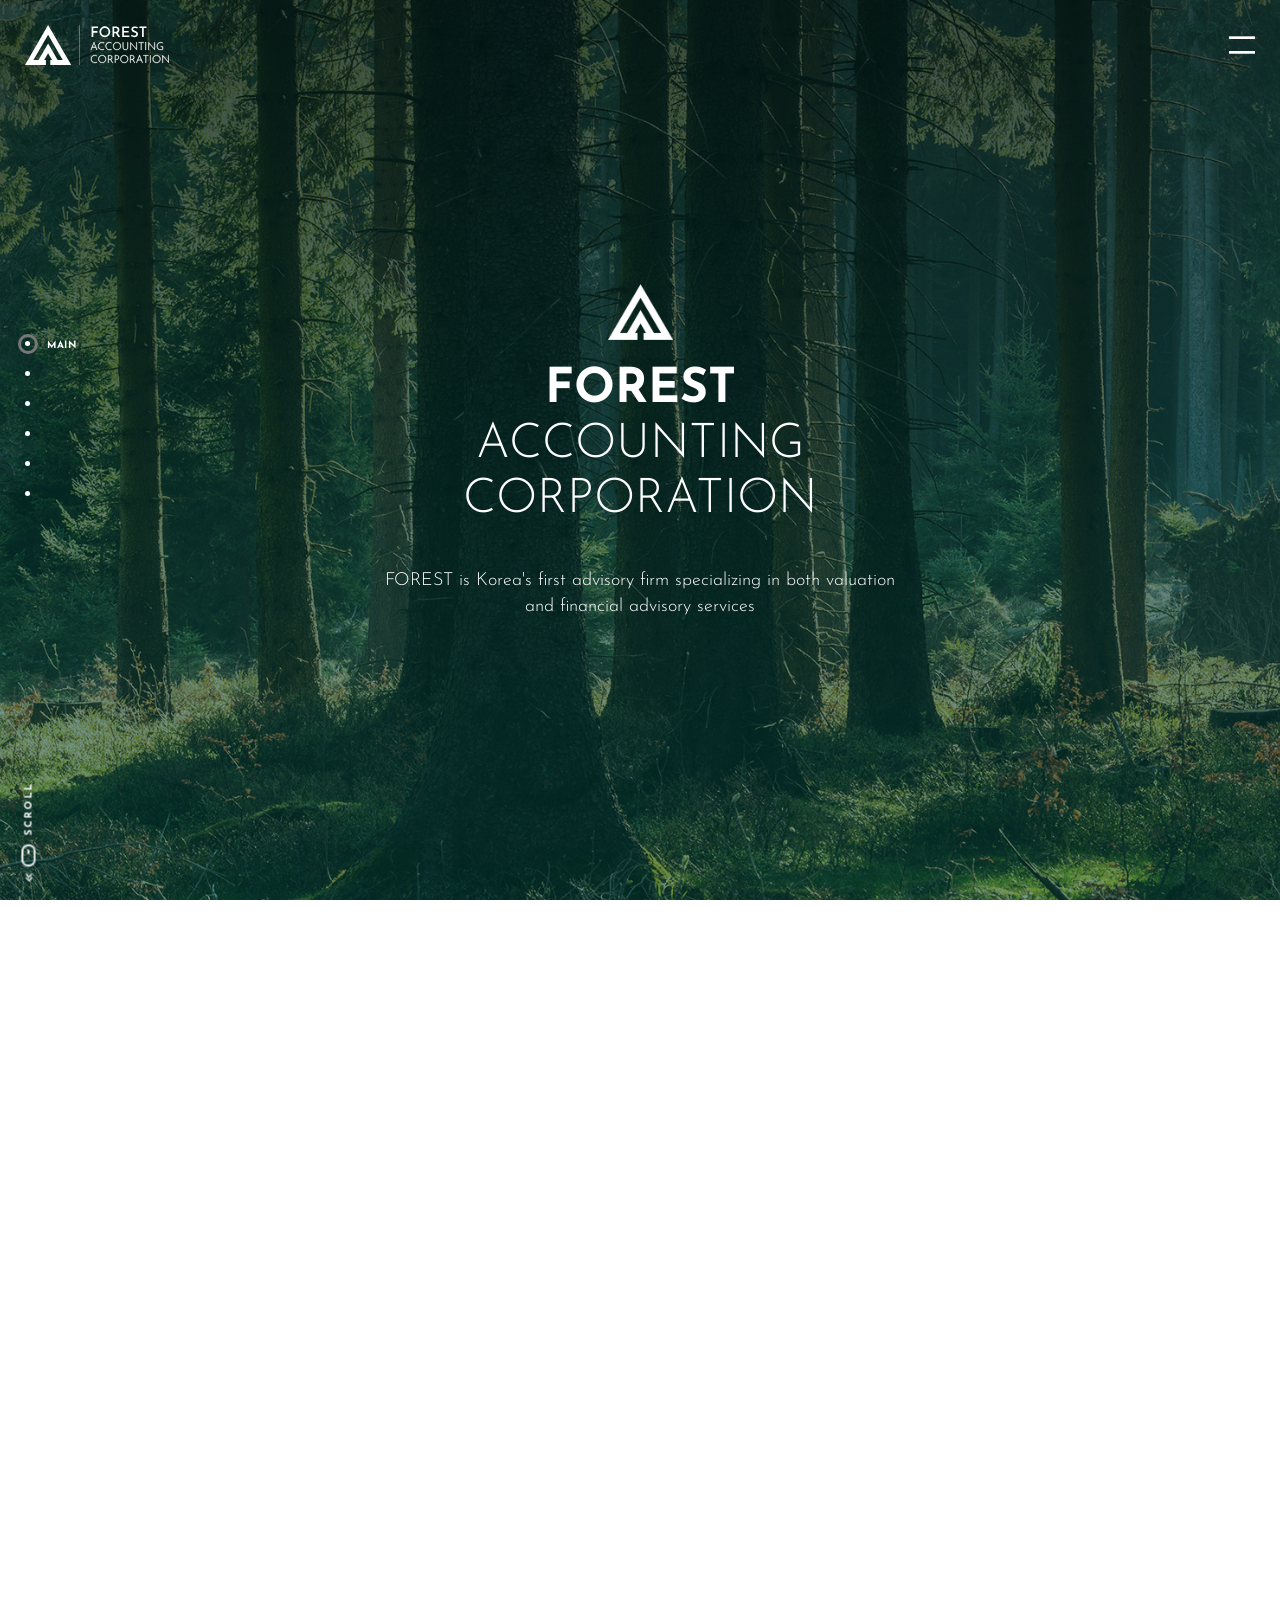
<file: index.html>
<!DOCTYPE html PUBLIC "-//W3C//DTD XHTML 1.0 Transitional//EN" "http://www.w3.org/TR/xhtml1/DTD/xhtml1-transitional.dtd">
<html xmlns="http://www.w3.org/1999/xhtml" lang="ko" xml:lang="ko">
<head><script>
(function(){
  // 1. 기본 reload 차단
  const noop = function(){ console.log("Blocked reload"); };
  window.location.reload = noop;
  
  // 2. Sanity Live / Next.js Fast Refresh 웹소켓 & EventSource 끊김에 의한 무한 새로고침 차단
  window.EventSource = function(){ return { close:noop, addEventListener:noop, removeEventListener:noop, readyState:2 }; };
  window.WebSocket = function(){ return { send:noop, close:noop, addEventListener:noop, removeEventListener:noop, readyState:1 }; };

  // 3. location.replace / assign 을 통한 강제 이동 차단
  const _replace = window.location.replace;
  const _assign = window.location.assign;
  window.location.replace = function(url){ if(url !== window.location.href) _replace.call(window.location, url); };
  window.location.assign = function(url){ if(url !== window.location.href) _assign.call(window.location, url); };

  // 폼 submit 전송 차단 (백엔드로 데이터 전송 방지)
  document.addEventListener('DOMContentLoaded', function() {
    document.querySelectorAll('form').forEach(function(form) {
      form.removeAttribute('action');
      form.addEventListener('submit', function(e) { e.preventDefault(); }, true);
    });
  });
})();
</script>
<meta http-equiv="X-UA-Compatible" content="IE=Edge"/>
<meta http-equiv="Content-Type" content="text/html; charset=utf-8">
<meta name="Description" CONTENT="대한민국 최초 Valuation & Financial Advisory Service 전문 회계법인">
<meta name="keywords" CONTENT="회계법인,숲,회계법인 숲,FOREST 회계법인,회계법인숲,FOREST ACCOUNTING CORPORATION,FOREST,forest,accounting,가치평가,재무실사,M&A">
<meta name="Classification" CONTENT="공인회계사,교육및출판업무">
<meta name="viewport" content="width=device-width">
<meta name="robots" content="index,follow" />
<link rel="canonical" href="/">
<link rel="shortcut icon" href="/img/favicon.ico" /><link rel="apple-touch-icon" href="/img/logo.png" />
<meta name="naver-site-verification" content="4e2bd1527db81c3fd972dc994a4698f5d5b81bfc" />
<meta property="og:type" content="website">  
<meta property="og:title" content="회계법인 숲">
<meta property="og:image" content="/img/logo_k.gif">
<meta property="og:description" content="대한민국 최초 Valuation & Financial Advisory Service 전문 회계법인">
<meta property="og:url" content="https://www.forestac.co.kr">
<meta property="al:web:url" content="https://www.forestac.co.kr">
<title>회계법인 숲</title>
<link rel="canonical" href="/">
<link rel="stylesheet" type="text/css" href="/comm/css/jquery.simpleLens.css">
<link rel="stylesheet" type="text/css" href="/comm/css/jquery.simpleGallery.css">

<link rel="stylesheet" href="assets/code.jquery.com/ui/1.12.1/themes/base/jquery-ui.css">	<!-- 툴팁 css -->
<script src="assets/code.jquery.com/jquery-1.12.4.js"></script>	<!-- 기본 제이쿼리 -->	
<script src="assets/code.jquery.com/ui/1.12.1/jquery-ui.js"></script>	<!-- 툴팁 제이쿼리 -->
<script type='text/javascript' src='/comm/js/script.js?v=1774840666'></script>
<script type="text/javascript" src="/comm/js/slick.min.js"></script> 
<script type="text/javascript" src="/comm/js/TweenMax.min.js"></script>
<script type="text/javascript" src="/comm/js/webpublisher.js"></script> 
<script type="text/javascript" src="/comm/js/jquery.malihu.PageScroll2id.min.js"></script>


<script src="assets/cdnjs.cloudflare.com/ajax/libs/waypoints/2.0.3/waypoints.min.js"></script>
<script type="text/javascript" src="/comm/js/jquery.counterup.js"></script>

<link rel="stylesheet"  href="/comm/css/swiper.css"  />
<script type="text/javascript" src="/comm/js/swiper.min.js"></script>


<!-- @@ 익스플로러 실행시 엣지 자동 전환 -->
<script type="text/javascript">
$(document).ready(function () {
	if(/MSIE \d|Trident.*rv:/.test(navigator.userAgent)) {
		window.location = 'microsoft-edge:' + window.location;
		setTimeout(function() {
		  window.location = 'https://go.microsoft.com/fwlink/?linkid=2135547';
		}, 1);
	  }
});
</script>



<!--##########  fullpage  ##########-->
<link rel="stylesheet" href="/comm/js/fullpage/fullpage.css">
<script type="text/javascript" src="/comm/js/fullpage/vendors/fullpage.scrollHorizontally.min.js"></script>
<script type="text/javascript" src="/comm/js/fullpage/vendors/fullpage.extensions.min.js"></script>
<!--##########  //fullpage  ##########-->


<link rel="stylesheet" type="text/css" href="/comm/css/main.css?v=1774840666" />
<script defer type="text/javascript" src="/comm/js/main.js"></script> 

<script>
  (function(i,s,o,g,r,a,m){i['GoogleAnalyticsObject']=r;i[r]=i[r]||function(){
  (i[r].q=i[r].q||[]).push(arguments)},i[r].l=1*new Date();a=s.createElement(o),
  m=s.getElementsByTagName(o)[0];a.async=1;a.src=g;m.parentNode.insertBefore(a,m)
  })(window,document,'script','assets/google-analytics.com/analytics.js','ga');

  ga('create', 'UA-99019478-1', 'auto');
  ga('send', 'pageview');
</script>
<!-- # 툴팁 제이쿼리 실행 # -->
<script>
$(function() {
	$("img.icon_buy").tooltip();
});

</script>
</head>
<body>
<!-- wrap -->
<div id="wrap">
  
	   <div id="header">
         <div class="header_in">
            <h1>
							<a href="/" title="회계법인숲">
							  <svg xmlns="http://www.w3.org/2000/svg" xmlns:xlink="http://www.w3.org/1999/xlink" version="1.1" id="Layer_1" x="0px" y="0px" viewBox="0 0 449.44 124.9" style="enable-background:new 0 0 449.44 124.9;" xml:space="preserve">
<style type="text/css">
	.st0{fill:#FFFFFF;}
	.st1{fill:#FFFFFF;stroke:#FFFFFF;stroke-miterlimit:10;}
</style>
<path class="st0" d="M78.97,124.9h65.26L72.13,0L0,124.9h65.25v-15.44h-5.47l12.35-21.38l12.33,21.38h-5.49V124.9z M72.11,57.94  l-29.73,51.49H26.41l45.72-79.16l45.68,79.16h-15.96L72.11,57.94z"/>
<rect x="169.91" y="0" class="st0" width="1" height="124.9"/>
<polygon class="st0" points="207.89,4.53 227.91,4.53 227.91,9.61 213.19,9.61 213.19,18.89 226.01,18.89 226.01,23.92   213.19,23.92 213.19,37.51 207.89,37.51 "/>
<path class="st0" d="M232.3,21.06c0-2.29,0.44-4.45,1.31-6.48c0.88-2.02,2.08-3.82,3.62-5.39c1.54-1.57,3.33-2.8,5.37-3.69  c2.04-0.89,4.22-1.34,6.54-1.34c2.29,0,4.46,0.45,6.5,1.34c2.04,0.89,3.83,2.12,5.39,3.69c1.55,1.57,2.78,3.37,3.67,5.39  c0.89,2.02,1.34,4.18,1.34,6.48c0,2.33-0.45,4.51-1.34,6.54c-0.89,2.04-2.11,3.83-3.67,5.37c-1.56,1.54-3.35,2.74-5.39,3.6  c-2.04,0.86-4.21,1.29-6.5,1.29c-2.36,0-4.54-0.43-6.57-1.29c-2.02-0.86-3.8-2.05-5.34-3.58c-1.54-1.52-2.75-3.31-3.62-5.35  C232.74,25.62,232.3,23.42,232.3,21.06 M237.74,21.06c0,1.63,0.29,3.16,0.88,4.58c0.59,1.42,1.41,2.66,2.47,3.74  c1.06,1.07,2.28,1.91,3.67,2.51c1.39,0.6,2.9,0.9,4.53,0.9c1.57,0,3.04-0.3,4.42-0.9c1.37-0.6,2.57-1.44,3.6-2.51  c1.03-1.07,1.83-2.32,2.42-3.74c0.59-1.42,0.88-2.94,0.88-4.58c0-1.66-0.3-3.2-0.91-4.62c-0.6-1.42-1.42-2.67-2.45-3.76  c-1.03-1.09-2.24-1.93-3.62-2.54c-1.39-0.6-2.88-0.91-4.48-0.91c-1.6,0-3.1,0.3-4.48,0.91c-1.39,0.6-2.6,1.45-3.65,2.54  c-1.04,1.09-1.85,2.35-2.42,3.78C238.02,17.9,237.74,19.43,237.74,21.06"/>
<path class="st0" d="M282.35,4.53c1.81,0,3.47,0.23,4.98,0.7c1.51,0.47,2.79,1.15,3.85,2.06c1.06,0.91,1.88,2.01,2.47,3.33  c0.59,1.31,0.88,2.82,0.88,4.51c0,1.3-0.2,2.6-0.59,3.89c-0.39,1.3-1.03,2.47-1.92,3.51c-0.89,1.04-2.06,1.89-3.51,2.54  c-1.45,0.65-3.25,0.97-5.39,0.97h-4.76v11.46h-5.3V4.53H282.35z M283.07,20.97c1.18,0,2.16-0.19,2.94-0.57  c0.78-0.38,1.4-0.85,1.83-1.43c0.44-0.57,0.75-1.18,0.95-1.83c0.2-0.65,0.3-1.26,0.3-1.83c0-0.54-0.09-1.14-0.27-1.79  c-0.18-0.65-0.49-1.27-0.93-1.86c-0.44-0.59-1.04-1.08-1.79-1.47c-0.75-0.39-1.71-0.59-2.85-0.59h-4.89v11.37H283.07z M288.78,24.1  l8.42,13.41h-6.11l-8.6-13.27L288.78,24.1z"/>
<polygon class="st0" points="303.41,4.53 325.28,4.53 325.28,9.61 308.71,9.61 308.71,18.39 323.47,18.39 323.47,23.47   308.71,23.47 308.71,32.43 325.92,32.43 325.92,37.51 303.41,37.51 "/>
<path class="st0" d="M350.51,11.24c-1.18-0.6-2.43-1.12-3.76-1.56c-1.33-0.44-2.6-0.66-3.8-0.66c-1.63,0-2.92,0.36-3.87,1.09  c-0.95,0.72-1.43,1.72-1.43,2.99c0,0.91,0.32,1.7,0.97,2.38c0.65,0.68,1.5,1.27,2.54,1.77c1.04,0.5,2.14,0.97,3.28,1.43  c1,0.36,1.98,0.79,2.97,1.29c0.98,0.5,1.86,1.11,2.65,1.83c0.78,0.72,1.4,1.62,1.86,2.69c0.45,1.07,0.68,2.39,0.68,3.96  c0,1.72-0.43,3.3-1.29,4.73c-0.86,1.43-2.11,2.57-3.74,3.42c-1.63,0.85-3.61,1.27-5.93,1.27c-1.39,0-2.74-0.15-4.05-0.45  c-1.31-0.3-2.56-0.72-3.74-1.25c-1.18-0.53-2.26-1.12-3.26-1.79l2.36-4.12c0.72,0.54,1.55,1.04,2.49,1.5  c0.94,0.45,1.9,0.82,2.9,1.09c1,0.27,1.93,0.41,2.81,0.41c0.94,0,1.86-0.16,2.79-0.48c0.92-0.32,1.69-0.82,2.31-1.52  c0.62-0.69,0.93-1.62,0.93-2.76c0-0.94-0.26-1.74-0.79-2.4c-0.53-0.66-1.23-1.25-2.11-1.74c-0.88-0.5-1.83-0.94-2.85-1.34  c-1.03-0.39-2.07-0.83-3.12-1.31c-1.06-0.48-2.05-1.08-2.97-1.79c-0.92-0.71-1.67-1.58-2.24-2.6c-0.57-1.03-0.86-2.29-0.86-3.8  c0-1.81,0.42-3.38,1.27-4.71c0.84-1.33,2.02-2.39,3.51-3.17c1.5-0.78,3.22-1.21,5.19-1.27c2.32,0,4.31,0.28,5.96,0.84  c1.65,0.56,3.1,1.23,4.37,2.02L350.51,11.24z"/>
<polygon class="st0" points="357.08,4.53 379.13,4.53 379.13,9.61 370.62,9.61 370.62,37.51 365.37,37.51 365.37,9.61 357.08,9.61   "/>
<path class="st1" d="M205.07,77.81l10.08-24.89h0.13l10.08,24.89h-1.85l-8.77-22.27l1.14-0.64l-9.17,22.91H205.07z M209.94,68.37  h10.58l0.47,1.54h-11.45L209.94,68.37z"/>
<path class="st1" d="M247.06,76.23c-0.52,0.31-1.11,0.62-1.78,0.91c-0.67,0.29-1.41,0.52-2.22,0.69c-0.81,0.17-1.68,0.25-2.62,0.25  c-1.81,0-3.46-0.32-4.94-0.96c-1.48-0.64-2.74-1.51-3.8-2.62c-1.05-1.11-1.86-2.39-2.44-3.83c-0.57-1.44-0.86-2.98-0.86-4.62  c0-1.75,0.3-3.37,0.91-4.87c0.6-1.5,1.46-2.81,2.55-3.93c1.1-1.12,2.37-1.99,3.83-2.62c1.46-0.63,3.03-0.94,4.74-0.94  c1.25,0,2.43,0.17,3.53,0.5c1.1,0.34,2.09,0.77,2.99,1.31l-0.71,1.51c-0.78-0.49-1.67-0.91-2.65-1.24c-0.99-0.33-2.03-0.5-3.12-0.5  c-1.41,0-2.74,0.27-4,0.82c-1.25,0.55-2.36,1.31-3.31,2.28c-0.95,0.97-1.7,2.11-2.23,3.41c-0.54,1.3-0.81,2.7-0.81,4.2  c0,1.43,0.24,2.79,0.72,4.06c0.48,1.28,1.18,2.4,2.08,3.36c0.91,0.96,2,1.72,3.28,2.27c1.28,0.55,2.7,0.82,4.27,0.82  c1.16,0,2.23-0.16,3.21-0.49c0.97-0.33,1.84-0.73,2.6-1.23L247.06,76.23z"/>
<path class="st1" d="M270.27,76.23c-0.52,0.31-1.11,0.62-1.78,0.91c-0.67,0.29-1.41,0.52-2.22,0.69c-0.81,0.17-1.68,0.25-2.62,0.25  c-1.81,0-3.46-0.32-4.94-0.96c-1.48-0.64-2.74-1.51-3.8-2.62c-1.05-1.11-1.86-2.39-2.44-3.83c-0.57-1.44-0.86-2.98-0.86-4.62  c0-1.75,0.3-3.37,0.91-4.87c0.6-1.5,1.46-2.81,2.55-3.93c1.1-1.12,2.37-1.99,3.83-2.62c1.46-0.63,3.04-0.94,4.74-0.94  c1.25,0,2.43,0.17,3.53,0.5c1.1,0.34,2.09,0.77,2.99,1.31l-0.71,1.51c-0.78-0.49-1.67-0.91-2.65-1.24c-0.99-0.33-2.03-0.5-3.12-0.5  c-1.41,0-2.74,0.27-4,0.82c-1.25,0.55-2.36,1.31-3.31,2.28c-0.95,0.97-1.7,2.11-2.23,3.41c-0.54,1.3-0.81,2.7-0.81,4.2  c0,1.43,0.24,2.79,0.72,4.06c0.48,1.28,1.18,2.4,2.08,3.36c0.91,0.96,2,1.72,3.28,2.27c1.28,0.55,2.7,0.82,4.27,0.82  c1.16,0,2.23-0.16,3.21-0.49c0.97-0.33,1.84-0.73,2.6-1.23L270.27,76.23z"/>
<path class="st1" d="M274.84,65.92c0-1.68,0.31-3.25,0.94-4.72c0.63-1.47,1.5-2.76,2.62-3.9c1.12-1.13,2.41-2.01,3.88-2.65  c1.47-0.64,3.04-0.96,4.72-0.96c1.68,0,3.26,0.32,4.74,0.96c1.48,0.64,2.78,1.52,3.9,2.65c1.12,1.13,2,2.43,2.64,3.9  c0.64,1.47,0.96,3.04,0.96,4.72c0,1.68-0.32,3.25-0.96,4.72c-0.64,1.47-1.52,2.76-2.64,3.88c-1.12,1.12-2.42,1.99-3.9,2.62  c-1.48,0.63-3.06,0.94-4.74,0.94c-1.68,0-3.25-0.3-4.72-0.91c-1.47-0.6-2.76-1.46-3.88-2.55c-1.12-1.1-1.99-2.38-2.62-3.86  C275.15,69.28,274.84,67.67,274.84,65.92 M276.52,65.96c0,1.46,0.27,2.82,0.81,4.1c0.54,1.28,1.29,2.4,2.25,3.36  c0.96,0.96,2.08,1.72,3.34,2.27c1.26,0.55,2.61,0.82,4.05,0.82c1.48,0,2.86-0.27,4.13-0.82c1.28-0.55,2.4-1.3,3.36-2.27  c0.96-0.96,1.72-2.08,2.27-3.36c0.55-1.28,0.82-2.65,0.82-4.13c0-1.46-0.27-2.83-0.82-4.12c-0.55-1.29-1.3-2.42-2.27-3.39  c-0.96-0.97-2.08-1.74-3.36-2.3c-1.28-0.56-2.64-0.84-4.1-0.84c-1.48,0-2.85,0.29-4.13,0.86c-1.28,0.57-2.39,1.35-3.34,2.33  c-0.95,0.98-1.69,2.12-2.22,3.41C276.78,63.16,276.52,64.52,276.52,65.96"/>
<path class="st1" d="M306.82,69.75c0,1.39,0.29,2.59,0.86,3.59c0.57,1.01,1.35,1.79,2.33,2.33c0.99,0.55,2.11,0.82,3.36,0.82  c1.28,0,2.41-0.27,3.41-0.82c1-0.55,1.78-1.33,2.35-2.33c0.57-1.01,0.86-2.21,0.86-3.59V53.96h1.61v15.89c0,1.72-0.36,3.2-1.09,4.43  c-0.73,1.23-1.71,2.17-2.96,2.82c-1.24,0.65-2.64,0.97-4.18,0.97c-1.54,0-2.94-0.32-4.18-0.97c-1.24-0.65-2.22-1.59-2.94-2.82  c-0.72-1.23-1.08-2.71-1.08-4.43V53.96h1.65V69.75z"/>
<polygon class="st1" points="349.01,78.38 330.19,57.19 330.63,56.85 330.67,77.81 329.05,77.81 329.05,53.46 329.15,53.46   347.96,74.82 347.53,74.96 347.49,53.96 349.07,53.96 349.07,78.38 "/>
<polygon class="st1" points="354.75,53.96 370.37,53.96 370.37,55.54 363.35,55.54 363.35,77.81 361.7,77.81 361.7,55.54   354.75,55.54 "/>
<rect x="376.04" y="53.96" class="st1" width="1.65" height="23.85"/>
<polygon class="st1" points="405.23,78.38 386.42,57.19 386.86,56.85 386.89,77.81 385.28,77.81 385.28,53.46 385.38,53.46   404.19,74.82 403.76,74.96 403.72,53.96 405.3,53.96 405.3,78.38 "/>
<path class="st1" d="M430.9,76.13c-0.4,0.27-0.89,0.52-1.46,0.76c-0.57,0.23-1.18,0.44-1.83,0.62c-0.65,0.18-1.32,0.32-2,0.42  c-0.68,0.1-1.33,0.15-1.93,0.15c-1.88,0-3.58-0.31-5.09-0.92c-1.51-0.62-2.8-1.47-3.88-2.55c-1.08-1.09-1.9-2.35-2.47-3.79  c-0.57-1.44-0.86-3.01-0.86-4.69c0-1.81,0.32-3.48,0.96-5.01c0.64-1.52,1.52-2.84,2.64-3.95c1.12-1.11,2.42-1.97,3.9-2.57  c1.48-0.6,3.05-0.91,4.7-0.91c1.25,0,2.43,0.16,3.54,0.47c1.11,0.31,2.11,0.74,3.01,1.28l-0.6,1.48c-0.52-0.31-1.1-0.59-1.75-0.82  c-0.65-0.23-1.32-0.42-2-0.55c-0.68-0.13-1.36-0.2-2.03-0.2c-1.52,0-2.93,0.27-4.23,0.81c-1.3,0.54-2.43,1.29-3.39,2.25  c-0.96,0.96-1.71,2.09-2.25,3.39c-0.54,1.3-0.81,2.71-0.81,4.23c0,1.48,0.25,2.85,0.76,4.12c0.5,1.27,1.22,2.37,2.15,3.33  c0.93,0.95,2.04,1.69,3.34,2.22c1.3,0.53,2.74,0.79,4.33,0.79c0.94,0,1.92-0.11,2.96-0.34c1.03-0.22,1.92-0.55,2.65-0.97v-6.62  h-5.38v-1.58h7.02V76.13z"/>
<path class="st1" d="M224.29,116.54c-0.52,0.31-1.11,0.62-1.78,0.91c-0.67,0.29-1.41,0.52-2.22,0.69c-0.81,0.17-1.68,0.25-2.62,0.25  c-1.81,0-3.46-0.32-4.94-0.96c-1.48-0.64-2.74-1.51-3.8-2.62c-1.05-1.11-1.86-2.39-2.44-3.83c-0.57-1.44-0.86-2.98-0.86-4.62  c0-1.75,0.3-3.37,0.91-4.87c0.6-1.5,1.46-2.81,2.55-3.93c1.1-1.12,2.37-1.99,3.83-2.62c1.46-0.63,3.04-0.94,4.74-0.94  c1.25,0,2.43,0.17,3.53,0.5c1.1,0.34,2.09,0.77,2.99,1.31l-0.71,1.51c-0.78-0.49-1.67-0.91-2.65-1.24c-0.99-0.34-2.03-0.5-3.12-0.5  c-1.41,0-2.74,0.27-4,0.82c-1.25,0.55-2.36,1.31-3.31,2.28c-0.95,0.97-1.7,2.11-2.23,3.41c-0.54,1.3-0.81,2.7-0.81,4.2  c0,1.43,0.24,2.79,0.72,4.06c0.48,1.28,1.18,2.4,2.08,3.36c0.91,0.96,2,1.72,3.27,2.27c1.28,0.55,2.7,0.82,4.27,0.82  c1.16,0,2.23-0.16,3.21-0.49c0.97-0.33,1.84-0.73,2.6-1.23L224.29,116.54z"/>
<path class="st1" d="M228.85,106.23c0-1.68,0.31-3.25,0.94-4.72c0.63-1.47,1.5-2.77,2.62-3.9c1.12-1.13,2.41-2.02,3.88-2.65  c1.47-0.64,3.04-0.96,4.72-0.96c1.68,0,3.26,0.32,4.74,0.96c1.48,0.64,2.78,1.52,3.9,2.65c1.12,1.13,2,2.43,2.64,3.9  c0.64,1.47,0.96,3.04,0.96,4.72c0,1.68-0.32,3.25-0.96,4.72c-0.64,1.47-1.52,2.76-2.64,3.88c-1.12,1.12-2.42,1.99-3.9,2.62  c-1.48,0.63-3.06,0.94-4.74,0.94c-1.68,0-3.25-0.3-4.72-0.91c-1.47-0.61-2.76-1.46-3.88-2.55c-1.12-1.1-1.99-2.39-2.62-3.86  C229.17,109.59,228.85,107.98,228.85,106.23 M230.53,106.26c0,1.46,0.27,2.82,0.81,4.1c0.54,1.28,1.29,2.4,2.25,3.36  c0.96,0.96,2.08,1.72,3.34,2.27c1.26,0.55,2.61,0.82,4.05,0.82c1.48,0,2.86-0.27,4.13-0.82c1.28-0.55,2.4-1.3,3.36-2.27  c0.96-0.96,1.72-2.08,2.27-3.36c0.55-1.28,0.82-2.65,0.82-4.13c0-1.46-0.27-2.83-0.82-4.12c-0.55-1.29-1.3-2.42-2.27-3.39  c-0.96-0.97-2.08-1.74-3.36-2.3c-1.28-0.56-2.64-0.84-4.1-0.84c-1.48,0-2.85,0.29-4.13,0.86c-1.28,0.57-2.39,1.35-3.34,2.33  c-0.95,0.99-1.69,2.12-2.22,3.41C230.8,103.47,230.53,104.83,230.53,106.26"/>
<path class="st1" d="M264.76,94.27c0.9,0,1.79,0.13,2.67,0.39c0.88,0.26,1.69,0.66,2.42,1.21c0.73,0.55,1.32,1.25,1.76,2.1  c0.45,0.85,0.67,1.87,0.67,3.06c0,0.9-0.13,1.76-0.4,2.6c-0.27,0.84-0.7,1.6-1.31,2.27c-0.61,0.67-1.39,1.21-2.35,1.61  c-0.96,0.4-2.15,0.6-3.56,0.6h-3.7v10.01h-1.64V94.27H264.76z M264.56,106.53c1.19,0,2.17-0.17,2.96-0.5  c0.78-0.34,1.4-0.77,1.85-1.31c0.45-0.54,0.77-1.13,0.96-1.76c0.19-0.64,0.29-1.26,0.29-1.86c0-0.72-0.13-1.39-0.39-2.02  c-0.26-0.63-0.63-1.18-1.12-1.66c-0.49-0.48-1.09-0.86-1.78-1.14c-0.69-0.28-1.47-0.42-2.32-0.42h-4.03v10.68H264.56z   M267.99,107.27l6.62,10.85h-1.92l-6.65-10.82L267.99,107.27z"/>
<path class="st1" d="M286.09,94.27c1.48,0,2.77,0.25,3.88,0.76c1.11,0.5,1.97,1.25,2.59,2.25c0.62,1,0.92,2.25,0.92,3.75  c0,0.9-0.14,1.76-0.42,2.6c-0.28,0.84-0.73,1.6-1.34,2.27c-0.62,0.67-1.4,1.21-2.35,1.61c-0.95,0.4-2.1,0.6-3.44,0.6h-3.7v10.01  h-1.65V94.27H286.09z M285.92,106.53c1.16,0,2.13-0.18,2.91-0.55c0.77-0.37,1.38-0.84,1.81-1.41c0.44-0.57,0.75-1.17,0.94-1.8  c0.19-0.63,0.29-1.21,0.29-1.75c0-0.76-0.12-1.46-0.37-2.08c-0.25-0.63-0.61-1.17-1.09-1.63c-0.48-0.46-1.07-0.82-1.76-1.07  c-0.69-0.26-1.49-0.39-2.38-0.39h-4.03v10.68H285.92z"/>
<path class="st1" d="M297.68,106.23c0-1.68,0.31-3.25,0.94-4.72c0.63-1.47,1.5-2.77,2.62-3.9c1.12-1.13,2.41-2.02,3.88-2.65  c1.47-0.64,3.04-0.96,4.72-0.96c1.68,0,3.26,0.32,4.74,0.96c1.48,0.64,2.78,1.52,3.9,2.65c1.12,1.13,2,2.43,2.64,3.9  c0.64,1.47,0.96,3.04,0.96,4.72c0,1.68-0.32,3.25-0.96,4.72c-0.64,1.47-1.52,2.76-2.64,3.88c-1.12,1.12-2.42,1.99-3.9,2.62  c-1.48,0.63-3.06,0.94-4.74,0.94c-1.68,0-3.25-0.3-4.72-0.91c-1.47-0.61-2.76-1.46-3.88-2.55c-1.12-1.1-1.99-2.39-2.62-3.86  C297.99,109.59,297.68,107.98,297.68,106.23 M299.36,106.26c0,1.46,0.27,2.82,0.81,4.1c0.54,1.28,1.29,2.4,2.25,3.36  c0.96,0.96,2.08,1.72,3.34,2.27c1.26,0.55,2.61,0.82,4.05,0.82c1.48,0,2.86-0.27,4.13-0.82c1.28-0.55,2.4-1.3,3.36-2.27  c0.96-0.96,1.72-2.08,2.27-3.36c0.55-1.28,0.82-2.65,0.82-4.13c0-1.46-0.27-2.83-0.82-4.12c-0.55-1.29-1.3-2.42-2.27-3.39  c-0.96-0.97-2.08-1.74-3.36-2.3c-1.28-0.56-2.64-0.84-4.1-0.84c-1.48,0-2.85,0.29-4.13,0.86s-2.39,1.35-3.34,2.33  c-0.95,0.99-1.69,2.12-2.22,3.41C299.62,103.47,299.36,104.83,299.36,106.26"/>
<path class="st1" d="M333.59,94.27c0.9,0,1.79,0.13,2.67,0.39c0.88,0.26,1.69,0.66,2.42,1.21c0.73,0.55,1.32,1.25,1.76,2.1  c0.45,0.85,0.67,1.87,0.67,3.06c0,0.9-0.13,1.76-0.4,2.6c-0.27,0.84-0.7,1.6-1.31,2.27c-0.6,0.67-1.39,1.21-2.35,1.61  c-0.96,0.4-2.15,0.6-3.56,0.6h-3.7v10.01h-1.64V94.27H333.59z M333.39,106.53c1.19,0,2.17-0.17,2.96-0.5  c0.78-0.34,1.4-0.77,1.85-1.31c0.45-0.54,0.77-1.13,0.96-1.76c0.19-0.64,0.29-1.26,0.29-1.86c0-0.72-0.13-1.39-0.39-2.02  c-0.26-0.63-0.63-1.18-1.12-1.66c-0.49-0.48-1.09-0.86-1.78-1.14c-0.69-0.28-1.47-0.42-2.32-0.42h-4.03v10.68H333.39z   M336.81,107.27l6.62,10.85h-1.92l-6.65-10.82L336.81,107.27z"/>
<path class="st1" d="M347.33,118.12l10.08-24.89h0.13l10.08,24.89h-1.85L357,95.85l1.14-0.64l-9.17,22.91H347.33z M352.2,108.68  h10.58l0.47,1.54h-11.45L352.2,108.68z"/>
<polygon class="st1" points="369.43,94.27 385.05,94.27 385.05,95.85 378.03,95.85 378.03,118.12 376.38,118.12 376.38,95.85   369.43,95.85 "/>
<rect x="390.72" y="94.27" class="st1" width="1.65" height="23.85"/>
<path class="st1" d="M398.45,106.23c0-1.68,0.31-3.25,0.94-4.72c0.63-1.47,1.5-2.77,2.62-3.9c1.12-1.13,2.41-2.02,3.88-2.65  c1.47-0.64,3.04-0.96,4.72-0.96c1.68,0,3.26,0.32,4.74,0.96c1.48,0.64,2.78,1.52,3.9,2.65c1.12,1.13,2,2.43,2.64,3.9  c0.64,1.47,0.96,3.04,0.96,4.72c0,1.68-0.32,3.25-0.96,4.72c-0.64,1.47-1.52,2.76-2.64,3.88c-1.12,1.12-2.42,1.99-3.9,2.62  c-1.48,0.63-3.06,0.94-4.74,0.94c-1.68,0-3.25-0.3-4.72-0.91c-1.47-0.61-2.76-1.46-3.88-2.55c-1.12-1.1-1.99-2.39-2.62-3.86  C398.76,109.59,398.45,107.98,398.45,106.23 M400.13,106.26c0,1.46,0.27,2.82,0.81,4.1c0.54,1.28,1.29,2.4,2.25,3.36  c0.96,0.96,2.08,1.72,3.34,2.27c1.26,0.55,2.61,0.82,4.05,0.82c1.48,0,2.86-0.27,4.13-0.82c1.28-0.55,2.4-1.3,3.36-2.27  c0.96-0.96,1.72-2.08,2.27-3.36c0.55-1.28,0.82-2.65,0.82-4.13c0-1.46-0.27-2.83-0.82-4.12c-0.55-1.29-1.3-2.42-2.27-3.39  s-2.08-1.74-3.36-2.3c-1.28-0.56-2.64-0.84-4.1-0.84c-1.48,0-2.85,0.29-4.13,0.86c-1.28,0.57-2.39,1.35-3.34,2.33  c-0.95,0.99-1.69,2.12-2.22,3.41C400.39,103.47,400.13,104.83,400.13,106.26"/>
<polygon class="st1" points="448.87,118.69 430.06,97.5 430.49,97.16 430.53,118.12 428.92,118.12 428.92,93.77 429.02,93.77   447.83,115.13 447.39,115.27 447.36,94.27 448.94,94.27 448.94,118.69 "/>
</svg>
							</a>
						</h1>
            <ul class="topUtil">
               <!-- <li class="sitemap menuBtn"><a href="/other/sitemap.php">사이트맵</a></li> -->
               <li class="btnMenu_m menuBtn"><a>메뉴</a></li>
            </ul>   
         </div>
      </div>


<!--[s] 모바일 menuArea -->
<div id="menuArea" class="header_mobile" style="display:none;">
	<div class="menuList">
		<h2><a href="/" target="_self"><img src="/img/menu_logo.svg" alt="회계법인숲"/></a></h2>
		<ul class="list">
			<li><a href="/sub/forest.php">FOREST</a></li>
			<li><a href="/sub/expertise.php">EXPERTISE</a></li>
			<li><a href="/sub/solution.php">SOLUTION</a></li>
			<li><a href="/sub/team.php">TEAM</a></li>
			<li><a href="/sub/news.php">NEWS</a></li>
			<li><a href="/sub/contact.php">CONTACT</a></li>
		</ul>
		<div class="mail">
			<dl>
				<dt>MAIL</dt>
				<dd>FORESTAC@forestac.co.kr</dd>
			</dl>
		</div>
		<button type="button" class="btnMenu_mClose" title="메뉴닫기"></button>
	</div>
</div>
<!--[e] 모바일 menuArea -->

  
 

       
	   <section id="visual" class="section cont01">
		     <div class="section_in">
					 <div class="visual_in w1280">
							<h2 class="eng"><img src="/img/logo_icon.png" alt="회계법인숲"/><strong class="eng">FOREST</strong>ACCOUNTING<br/> CORPORATION</h2>
							<p class="eng">FOREST is Korea's first advisory firm specializing in both valuation<br/> and financial advisory services</p>
					 </div>
				 </div>
         <a href="#secondPage" class="scr mouse_wheel"><span></span>SCROLL</a>   
     </section>

     <section id="forest" class="section cont02">
          <div id="forest01" class="slide">
		        <div class="section_in">
						 <div class="forest_in w1280">
							 <h3 class="w eng">FOR</h3>
							 <h3 class="w eng">E<span>XPERTISE</span></h3>
							 <h3 class="w eng">S<span>OLUTION</span></h3>
							 <h3 class="w eng">T<span>RUST</span></h3>
						 </div>
						</div>
          </div>
          <div id="forest02" class="slide">
		        <div class="section_in">
							<div class="forest_in w1280">
								 <h3 class="eng">FOREST</h3>
								 <p class="txt">대한민국 최초 <font class="ls0">Valuation & Financial advisory service</font> 전문 회계법인 숲은<br/> <font class="ls0">SI</font> 및 <font class="ls0">FI</font>를 포함한 다양한 고객 경험에 기반한 최적의 솔루션을 제공하며, <font class="ls0">FAS</font> 전문 법인으로서 독립성 제약 없이 지속적인 파트너십을 유지하고 있습니다.</p>
								 <ul>
										<li><img src="/img/forest_icon01.png" alt="EXPERTISE"/><h4 class="eng"><small class="eng">CUTTING-EDGE</small>EXPERTISE</h4></li>
										<li><img src="/img/forest_icon02.png" alt="SOLUTION"/><h4 class="eng"><small class="eng">GROUNDBREAKING</small>SOLUTION</h4></li>
										<li><img src="/img/forest_icon03.png" alt="TRUSTed"/><h4 class="eng">TRUSTed<small class="eng">ADVISOR</small></h4></li>
								 </ul>
								 <div class="btn_effect"><a href="/sub/forest.php" class="moreBtn">Read More</a></div>
							</div>
            </div>
          </div>
          <a href="#3rdPage" class="scr mouse_wheel"><span></span>SCROLL</a>  
     </section>

      <section id="expertise" class="section cont04">
			   <div class="section_in">
					 <div class="expertise_in w1280">
						<h3 class="w eng">CUTTING-EDGE EXPERTISE</h3>
						<ul>
							<li><i>01</i>MEDIA & TELECOMMUNICATIONS</li>
							<li><i>02</i>PLATFORM & TECHNOLOGY</li>
							<li><i>03</i>CONTENTS & ENTERTAINMENT</li>
							<li><i>04</i>ADVANCED MANUFACTURING</li>
							<li><i>05</i>CONSUMER & COMMERCE</li>
							<li><i>06</i>HEALTHCARE & BIO</li>
							<li><i>07</i>FINANCIAL SERVICES</li>
							<li><i>08</i>CROSS-BORDER</li>
						</ul>
						<div class="btn_effect"><a href="/sub/expertise.php" class="moreBtn w">Read More</a></div>
					 </div>
         </div>
         <a href="#4rhPage" class="scr mouse_wheel"><span></span>SCROLL</a>   
      </section>
      <section id="solution" class="section cont05">
			   <div class="section_in">
					 <div class="solution_in w1280">
							<h3 class="eng">GROUNDBREAKING SOLUTION</h3>
							<p class="mTxt eng">FOREST is Korea's first advisory firm specializing in both valuation and financial advisory services</p>
							<ul>
								 <li><img src="/img/solution_icon01.png" alt="VALUATION"/><span class="eng">VALUATION</span></li>
								 <li><img src="/img/solution_icon02.png" alt="DUE DILIGENCE"/><span class="eng">DUE<br/> DILIGENCE</span></li>
								 <li><img src="/img/solution_icon03.png" alt="M&A ADVISORY"/><span class="eng">M&A<br/> ADVISORY</span></li>
								 <li><img src="/img/solution_icon04.png" alt="DERIVATIVES"/><span class="eng">DERIVATIVES</span></li>
								 <li><img src="/img/solution_icon05.png" alt="FEASIBILITY STUDY"/><span class="eng">FEASIBILITY<br/> STUDY</span></li>
								 <li><img src="/img/solution_icon06.png" alt="OTHER ADVISORY"/><span class="eng">OTHER<br/> ADVISORY</span></li>
							</ul>
							<div class="btn_effect"><a href="/sub/solution.php" class="moreBtn">Read More</a></div>
					 </div>
         </div>
         <a href="#5thPage" class="scr mouse_wheel"><span></span>SCROLL</a>   
      </section>
      <section id="team" class="section cont06">
			   <div class="section_in">
					 <div class="team_in w1280">
						 <h3 class="eng">TRUSTED ADVISOR</h3>
						 <div class="team_roll">
							<!-- <dl class="roll">
								<a href="">
															<dt><img src="/img/member_blank.png" style="background-image:url('/img/member01.jpg');" alt=""/></dt>
															<dd>
																<small>Managing Partner</small>
																<h4>김재훈</h4>
																<span class="btn"></span>
															</dd>
								</a>
							</dl> -->
							
<dl class="roll">
              <a href="/sub/team.php?ptype=view&idx=20&category=">
								<dt><img src="/img/member_blank.png" style="background-image:url('/admin/data/bbs/team/S2207260458183_1.jpg');" alt="김재훈"/></dt>
								<dd>
									<small>Managing Partner / CEO</small>
									<h4>김재훈</h4>
									<span class="btn"></span>
								</dd>
              </a>
            </dl>

<dl class="roll">
              <a href="/sub/team.php?ptype=view&idx=101&category=">
								<dt><img src="/img/member_blank.png" style="background-image:url('/admin/data/bbs/team/S2207190530343_1.jpg');" alt="임양우"/></dt>
								<dd>
									<small>Leader / Partner</small>
									<h4>임양우</h4>
									<span class="btn"></span>
								</dd>
              </a>
            </dl>

<dl class="roll">
              <a href="/sub/team.php?ptype=view&idx=102&category=">
								<dt><img src="/img/member_blank.png" style="background-image:url('/admin/data/bbs/team/S2207190546259_1.jpg');" alt="전정수"/></dt>
								<dd>
									<small>Leader / Partner</small>
									<h4>전정수</h4>
									<span class="btn"></span>
								</dd>
              </a>
            </dl>

<dl class="roll">
              <a href="/sub/team.php?ptype=view&idx=186&category=">
								<dt><img src="/img/member_blank.png" style="background-image:url('/admin/data/bbs/team/S2207260356506_1.jpg');" alt="이태환"/></dt>
								<dd>
									<small>Leader/Partner</small>
									<h4>이태환</h4>
									<span class="btn"></span>
								</dd>
              </a>
            </dl>

<dl class="roll">
              <a href="/sub/team.php?ptype=view&idx=185&category=">
								<dt><img src="/img/member_blank.png" style="background-image:url('/admin/data/bbs/team/S2207260332132_1.jpg');" alt="권오희"/></dt>
								<dd>
									<small>Leader</small>
									<h4>권오희</h4>
									<span class="btn"></span>
								</dd>
              </a>
            </dl>

<dl class="roll">
              <a href="/sub/team.php?ptype=view&idx=187&category=">
								<dt><img src="/img/member_blank.png" style="background-image:url('/admin/data/bbs/team/S2207260413005_1.jpg');" alt="권순근"/></dt>
								<dd>
									<small>Leader</small>
									<h4>권순근</h4>
									<span class="btn"></span>
								</dd>
              </a>
            </dl>

<dl class="roll">
              <a href="/sub/team.php?ptype=view&idx=184&category=">
								<dt><img src="/img/member_blank.png" style="background-image:url('/admin/data/bbs/team/S2207260312108_1.jpg');" alt="이장원"/></dt>
								<dd>
									<small>Leader</small>
									<h4>이장원</h4>
									<span class="btn"></span>
								</dd>
              </a>
            </dl>

<dl class="roll">
              <a href="/sub/team.php?ptype=view&idx=188&category=">
								<dt><img src="/img/member_blank.png" style="background-image:url('/admin/data/bbs/team/S2207260456003_1.jpg');" alt="권호유"/></dt>
								<dd>
									<small>Associate Leader</small>
									<h4>권호유</h4>
									<span class="btn"></span>
								</dd>
              </a>
            </dl>

<dl class="roll">
              <a href="/sub/team.php?ptype=view&idx=26&category=">
								<dt><img src="/img/member_blank.png" style="background-image:url('/admin/data/bbs/team/S2207260501552_1.jpg');" alt="민영석​"/></dt>
								<dd>
									<small>Senior Manager</small>
									<h4>민영석​</h4>
									<span class="btn"></span>
								</dd>
              </a>
            </dl>

<dl class="roll">
              <a href="/sub/team.php?ptype=view&idx=25&category=">
								<dt><img src="/img/member_blank.png" style="background-image:url('/admin/data/bbs/team/S2207260500519_1.jpg');" alt="정일현"/></dt>
								<dd>
									<small>Senior Manager​</small>
									<h4>정일현</h4>
									<span class="btn"></span>
								</dd>
              </a>
            </dl>

<dl class="roll">
              <a href="/sub/team.php?ptype=view&idx=24&category=">
								<dt><img src="/img/member_blank.png" style="background-image:url('/admin/data/bbs/team/S2207260459262_1.jpg');" alt="한호석"/></dt>
								<dd>
									<small>Senior Manager​</small>
									<h4>한호석</h4>
									<span class="btn"></span>
								</dd>
              </a>
            </dl>

<dl class="roll">
              <a href="/sub/team.php?ptype=view&idx=219&category=">
								<dt><img src="/img/member_blank.png" style="background-image:url('/admin/data/bbs/team/S2411200437002_1.jpg');" alt="소정현"/></dt>
								<dd>
									<small>Senior Manager​</small>
									<h4>소정현</h4>
									<span class="btn"></span>
								</dd>
              </a>
            </dl>

<dl class="roll">
              <a href="/sub/team.php?ptype=view&idx=282&category=">
								<dt><img src="/img/member_blank.png" style="background-image:url('/admin/data/bbs/team/S2410310146015_1.jpg');" alt="정동준"/></dt>
								<dd>
									<small>Manager</small>
									<h4>정동준</h4>
									<span class="btn"></span>
								</dd>
              </a>
            </dl>

<dl class="roll">
              <a href="/sub/team.php?ptype=view&idx=281&category=">
								<dt><img src="/img/member_blank.png" style="background-image:url('/admin/data/bbs/team/S2410310134134_1.jpg');" alt="김진권"/></dt>
								<dd>
									<small>Professional</small>
									<h4>김진권</h4>
									<span class="btn"></span>
								</dd>
              </a>
            </dl>

<dl class="roll">
              <a href="/sub/team.php?ptype=view&idx=286&category=">
								<dt><img src="/img/member_blank.png" style="background-image:url('/admin/data/bbs/team/S2411181006513_1.jpg');" alt="우나영"/></dt>
								<dd>
									<small>Professional</small>
									<h4>우나영</h4>
									<span class="btn"></span>
								</dd>
              </a>
            </dl>

<dl class="roll">
              <a href="/sub/team.php?ptype=view&idx=295&category=">
								<dt><img src="/img/member_blank.png" style="background-image:url('/admin/data/bbs/team/S2511070533027_1.jpg');" alt="고준희"/></dt>
								<dd>
									<small>Professional</small>
									<h4>고준희</h4>
									<span class="btn"></span>
								</dd>
              </a>
            </dl>

<dl class="roll">
              <a href="/sub/team.php?ptype=view&idx=283&category=">
								<dt><img src="/img/member_blank.png" style="background-image:url('/admin/data/bbs/team/S2410310155371_1.jpg');" alt="김지언"/></dt>
								<dd>
									<small>Professional</small>
									<h4>김지언</h4>
									<span class="btn"></span>
								</dd>
              </a>
            </dl>

<dl class="roll">
              <a href="/sub/team.php?ptype=view&idx=288&category=">
								<dt><img src="/img/member_blank.png" style="background-image:url('/admin/data/bbs/team/S2412041116349_1.jpg');" alt="김혜지"/></dt>
								<dd>
									<small>Professional</small>
									<h4>김혜지</h4>
									<span class="btn"></span>
								</dd>
              </a>
            </dl>

<dl class="roll">
              <a href="/sub/team.php?ptype=view&idx=284&category=">
								<dt><img src="/img/member_blank.png" style="background-image:url('/admin/data/bbs/team/S2410310203386_1.jpg');" alt="이수연"/></dt>
								<dd>
									<small>Professional</small>
									<h4>이수연</h4>
									<span class="btn"></span>
								</dd>
              </a>
            </dl>

<dl class="roll">
              <a href="/sub/team.php?ptype=view&idx=294&category=">
								<dt><img src="/img/member_blank.png" style="background-image:url('/admin/data/bbs/team/S2510310508535_1.jpg');" alt="백승호"/></dt>
								<dd>
									<small>Professional</small>
									<h4>백승호</h4>
									<span class="btn"></span>
								</dd>
              </a>
            </dl>

<dl class="roll">
              <a href="/sub/team.php?ptype=view&idx=293&category=">
								<dt><img src="/img/member_blank.png" style="background-image:url('/admin/data/bbs/team/S2510300554368_1.jpg');" alt="김창현"/></dt>
								<dd>
									<small>Professional</small>
									<h4>김창현</h4>
									<span class="btn"></span>
								</dd>
              </a>
            </dl>

<dl class="roll">
              <a href="/sub/team.php?ptype=view&idx=285&category=">
								<dt><img src="/img/member_blank.png" style="background-image:url('/admin/data/bbs/team/S2410310209476_1.jpg');" alt="이웅희"/></dt>
								<dd>
									<small>Professional</small>
									<h4>이웅희</h4>
									<span class="btn"></span>
								</dd>
              </a>
            </dl>

<dl class="roll">
              <a href="/sub/team.php?ptype=view&idx=287&category=">
								<dt><img src="/img/member_blank.png" style="background-image:url('/admin/data/bbs/team/S2411181010592_1.jpg');" alt="이주연"/></dt>
								<dd>
									<small>대리</small>
									<h4>이주연</h4>
									<span class="btn"></span>
								</dd>
              </a>
            </dl>


						 </div>
						 <div class="btn_effect"><a href="/sub/team.php" class="moreBtn">Meet our team</a></div>
						 </div>
         </div>
         <a href="#6thPage" class="scr mouse_wheel"><span></span>SCROLL</a>   
      </section>
      <section id="news" class="section cont07">
			   <div class="section_in">
					 <div class="news_in w1280">
						 <h3 class="w eng">FOREST NEWS</h3>
						 <ul>
							<!-- <li>
								<a href="">
									<small>2022.05.01</small>
									<h5>Big 4 Valuation Parther로서 책임과 경험을 바탕으로 고객과 함께 하는 진정성있는 파트너</h5>
								</a>
							</li> -->
							
<li>
              <a href="/sub/news.php?ptype=view&idx=296&category=">
                <small>2026.01.14</small>
                <h5>[NEWS] 회계법인 숲, 2025년 M&A 회계자문 리그테이블 5위 <img src='/admin/bbsmain/image/file.gif' border='0' align='absmiddle'></h5>
              </a>
            </li>

<li>
              <a href="/sub/news.php?ptype=view&idx=292&category=">
                <small>2025.08.11</small>
                <h5>[FOREST 소식] 기술보증기금 'M&A 파트너스' 협력기관 합류 <img src='/admin/bbsmain/image/file.gif' border='0' align='absmiddle'></h5>
              </a>
            </li>

<li>
              <a href="/sub/news.php?ptype=view&idx=291&category=">
                <small>2025.07.03</small>
                <h5>[FOREST 소식] 사랑의열매에 1천만원 상당 가방 현물 기부 <img src='/admin/bbsmain/image/file.gif' border='0' align='absmiddle'></h5>
              </a>
            </li>

						 </ul>
						 <div class="btn_effect"><a href="/sub/news.php" class="moreBtn w">Read More</a></div>
					 </div>
         </div>
         <a href="#lastPage" class="scr mouse_wheel"><span></span>SCROLL</a>   
      </section>




   

      <div id="footer" class="section">
        <div class="contact">
         <div class="contact_in w1280">
            <h4 class="eng">CONTACT</h4>
            <p class="eng">For any inquiries, please <a href="/sub/contact.php" class="eng">contact us.</a></p>
         </div>
        </div>
          <div class="footer_in w1280">
				 <p class="eng">©2022 FOREST ACCOUNTING CORPORATION. All rights resered. Design by <a href="https://web2002.co.kr/" target="_blank" class="eng">Threeeay.</a></p>
				 <a href="/other/privacy.php" class="eng">Privacy Policy</a>
          </div>
      </div>

</div>
<!-- //wrap -->








<script>
(function() {
  // 1. Next.js App Router RSC 자동 요청 차단 (전체 리로드 방지)
  var _origFetch = window.fetch;
  window.fetch = function(url, opts) {
    var urlStr = typeof url === 'string' ? url : (url && url.url) || '';
    var headers = (opts && opts.headers) || {};
    var isRSC = headers['Next-Router-State-Tree'] ||
                headers['RSC'] === '1' ||
                headers['Next-Url'] ||
                urlStr.indexOf('_rsc=') !== -1;
    if(isRSC) return Promise.resolve(new Response('', { status: 204 }));
    return _origFetch.apply(this, arguments);
  };

  // 2. 동일 URL replaceState 무시 (리로드 루프 방지)
  var _replaceState = history.replaceState;
  history.replaceState = function(state, title, url) {
    if(url && url.toString() === location.pathname + location.search) return;
    return _replaceState.apply(this, arguments);
  };

  // 3. Next.js 링크 클릭 시 일반 페이지 이동으로 강제 전환
  document.addEventListener('click', function(e) {
    var link = e.target.closest('a[href]');
    if (!link) return;
    try {
      var u = new URL(link.href);
      if (u.origin === window.location.origin) {
        e.preventDefault();
        e.stopImmediatePropagation();
        window.location.href = link.href;
      }
    } catch(err) {}
  }, true);
})();
</script></body>
</html>
<!--                ### 팝업 시작 ###            -->
<script language="javascript">
<!--
function readCookie(cookiename)
{
 var Found = false;

 cookiedata = document.cookie;
 if ( cookiedata.indexOf(cookiename) >= 0 ){
   Found = true;
 }

 return Found;
}

function setCookie( name, value, expiredays )
{
 var todayDate = new Date();
 todayDate.setDate( todayDate.getDate() + expiredays );
 document.cookie = name + "=" + escape( value ) + "; path=/; expires=" + todayDate.toGMTString() + ";"
}
//-->
</script>
<!--                ### 팝업 끝 ###            -->
</file>
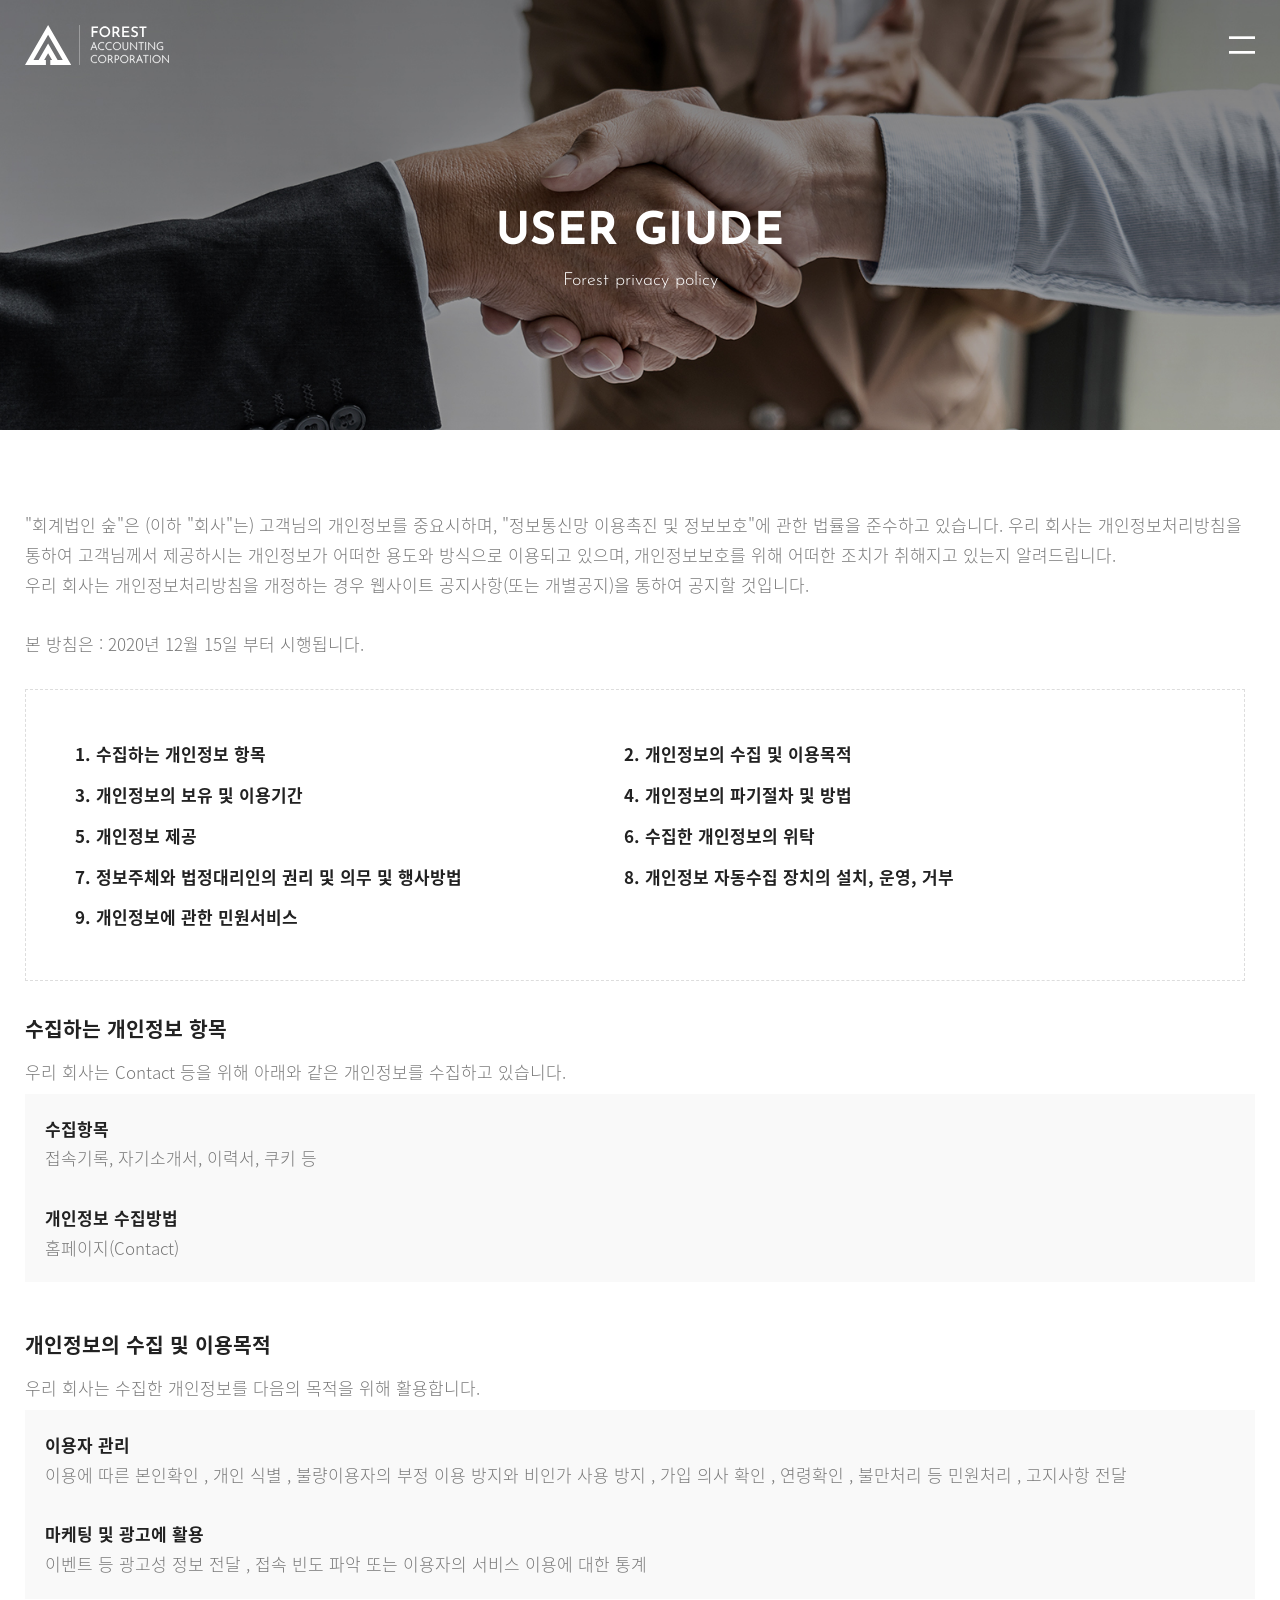
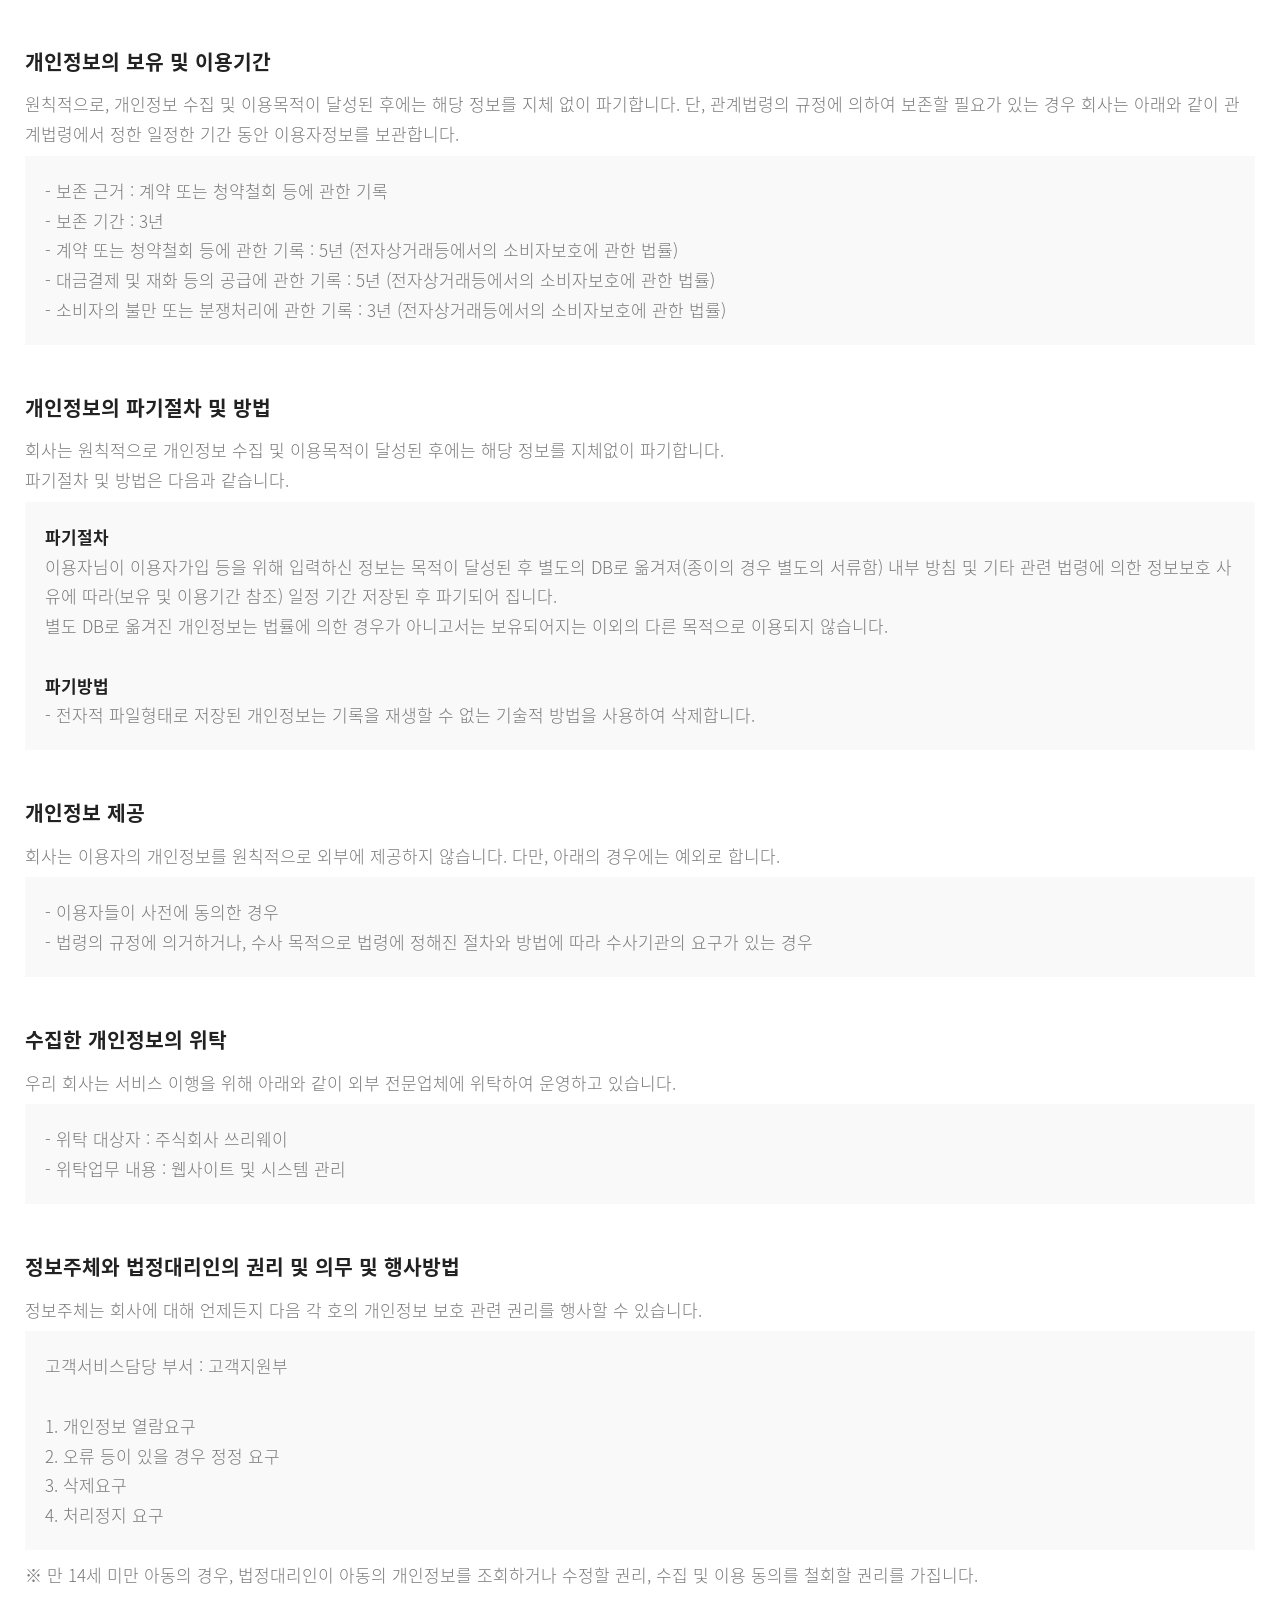
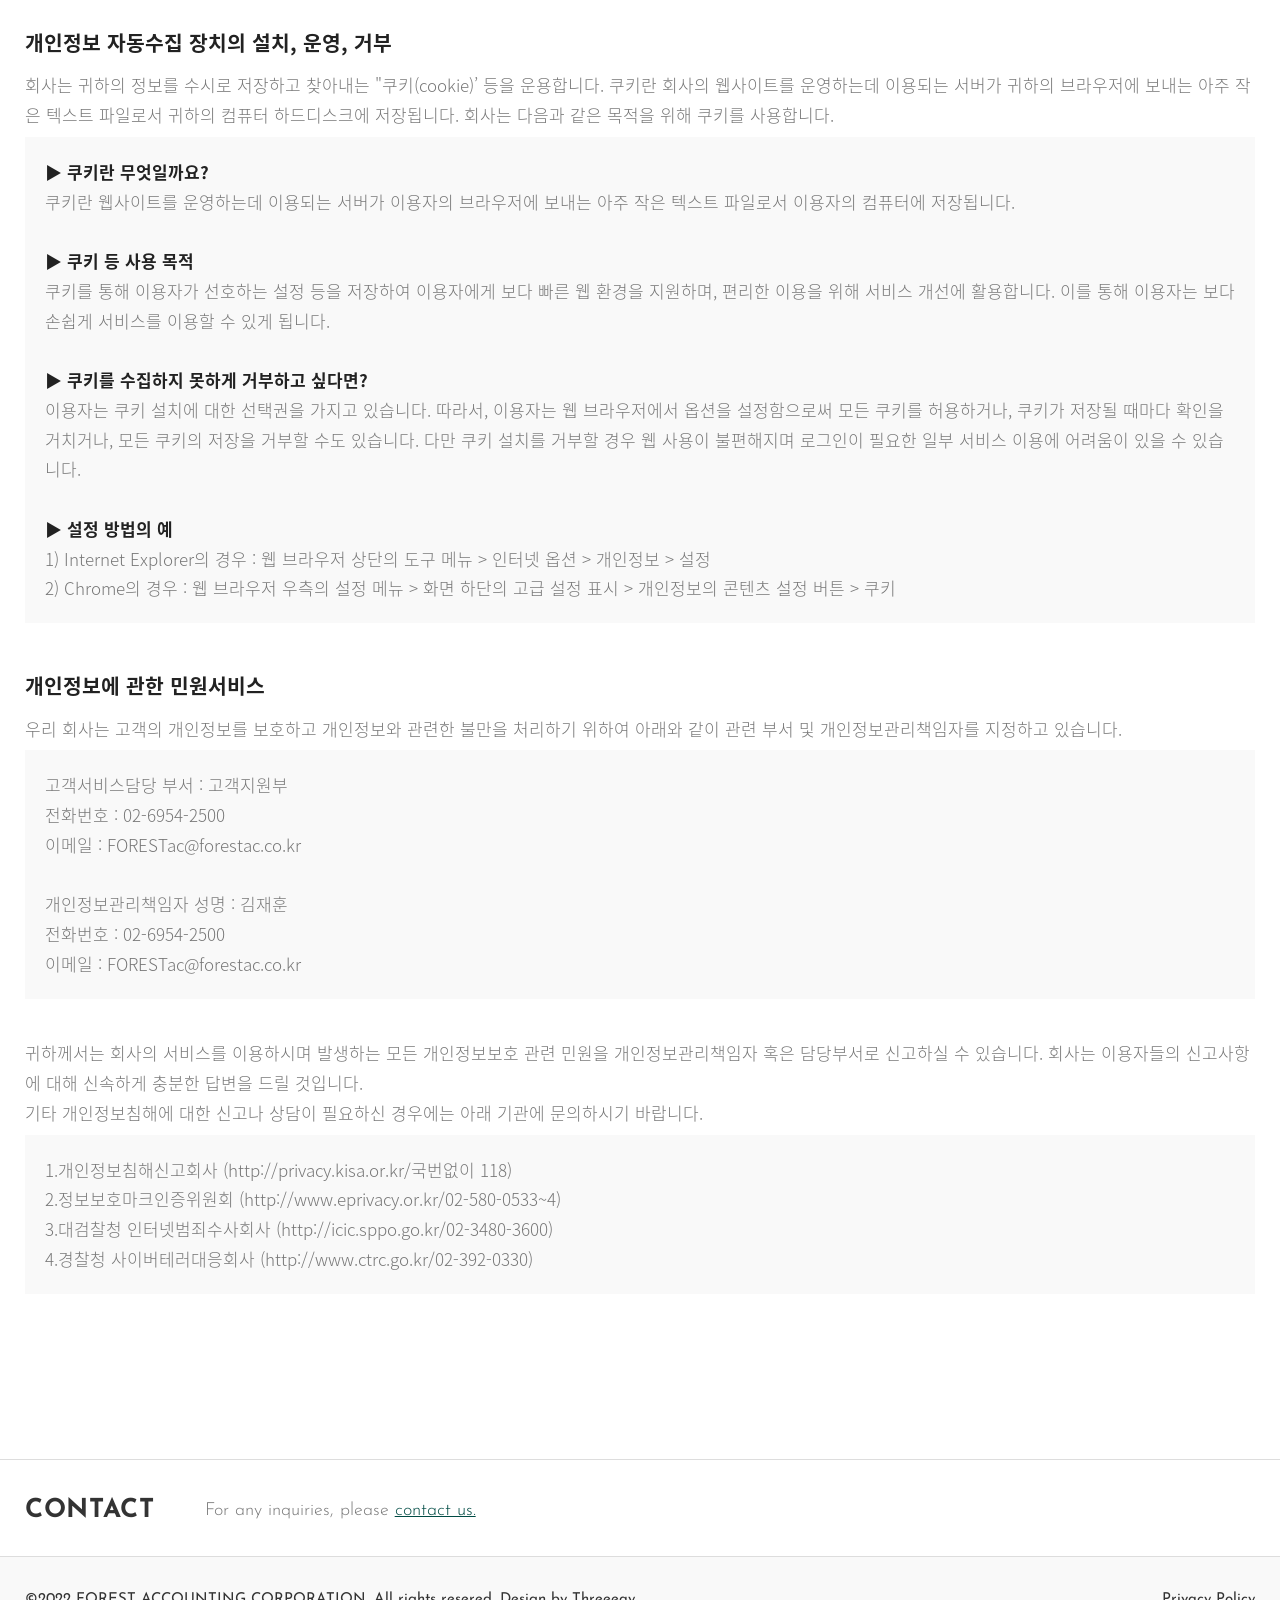
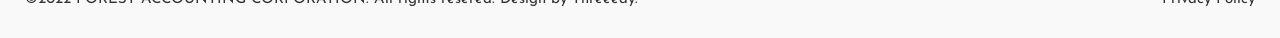
<file: other/privacy.php.html>
<!DOCTYPE html PUBLIC "-//W3C//DTD XHTML 1.0 Transitional//EN" "http://www.w3.org/TR/xhtml1/DTD/xhtml1-transitional.dtd">
<html xmlns="http://www.w3.org/1999/xhtml" lang="ko" xml:lang="ko">
<head><script>
(function(){
  // 1. 기본 reload 차단
  const noop = function(){ console.log("Blocked reload"); };
  window.location.reload = noop;
  
  // 2. Sanity Live / Next.js Fast Refresh 웹소켓 & EventSource 끊김에 의한 무한 새로고침 차단
  window.EventSource = function(){ return { close:noop, addEventListener:noop, removeEventListener:noop, readyState:2 }; };
  window.WebSocket = function(){ return { send:noop, close:noop, addEventListener:noop, removeEventListener:noop, readyState:1 }; };

  // 3. location.replace / assign 을 통한 강제 이동 차단
  const _replace = window.location.replace;
  const _assign = window.location.assign;
  window.location.replace = function(url){ if(url !== window.location.href) _replace.call(window.location, url); };
  window.location.assign = function(url){ if(url !== window.location.href) _assign.call(window.location, url); };

  // 폼 submit 전송 차단 (백엔드로 데이터 전송 방지)
  document.addEventListener('DOMContentLoaded', function() {
    document.querySelectorAll('form').forEach(function(form) {
      form.removeAttribute('action');
      form.addEventListener('submit', function(e) { e.preventDefault(); }, true);
    });
  });
})();
</script>
<meta http-equiv="X-UA-Compatible" content="IE=Edge"/>
<meta http-equiv="Content-Type" content="text/html; charset=utf-8">
<meta name="Description" CONTENT="대한민국 최초 Valuation & Financial Advisory Service 전문 회계법인">
<meta name="keywords" CONTENT="회계법인,숲,회계법인 숲,FOREST 회계법인,회계법인숲,FOREST ACCOUNTING CORPORATION,FOREST,forest,accounting,가치평가,재무실사,M&A">
<meta name="Classification" CONTENT="공인회계사,교육및출판업무">
<meta name="viewport" content="width=device-width">
<meta name="robots" content="index,follow" />
<link rel="canonical" href="/">
<link rel="shortcut icon" href="/img/favicon.ico" /><link rel="apple-touch-icon" href="/img/logo.png" />
<meta name="naver-site-verification" content="4e2bd1527db81c3fd972dc994a4698f5d5b81bfc" />
<meta property="og:type" content="website">  
<meta property="og:title" content="회계법인 숲">
<meta property="og:image" content="/img/logo_k.gif">
<meta property="og:description" content="대한민국 최초 Valuation & Financial Advisory Service 전문 회계법인">
<meta property="og:url" content="https://www.forestac.co.kr">
<meta property="al:web:url" content="https://www.forestac.co.kr">
<title>회계법인 숲</title>
<link rel="canonical" href="/">
<link rel="stylesheet" type="text/css" href="/comm/css/jquery.simpleLens.css">
<link rel="stylesheet" type="text/css" href="/comm/css/jquery.simpleGallery.css">

<link rel="stylesheet" href="../assets/code.jquery.com/ui/1.12.1/themes/base/jquery-ui.css">	<!-- 툴팁 css -->
<script src="../assets/code.jquery.com/jquery-1.12.4.js"></script>	<!-- 기본 제이쿼리 -->	
<script src="../assets/code.jquery.com/ui/1.12.1/jquery-ui.js"></script>	<!-- 툴팁 제이쿼리 -->
<script type='text/javascript' src='/comm/js/script.js?v=1774840806'></script>
<script type="text/javascript" src="/comm/js/slick.min.js"></script> 
<script type="text/javascript" src="/comm/js/TweenMax.min.js"></script>
<script type="text/javascript" src="/comm/js/webpublisher.js"></script> 
<script type="text/javascript" src="/comm/js/jquery.malihu.PageScroll2id.min.js"></script>


<script src="../assets/cdnjs.cloudflare.com/ajax/libs/waypoints/2.0.3/waypoints.min.js"></script>
<script type="text/javascript" src="/comm/js/jquery.counterup.js"></script>

<link rel="stylesheet"  href="/comm/css/swiper.css"  />
<script type="text/javascript" src="/comm/js/swiper.min.js"></script>


<!-- @@ 익스플로러 실행시 엣지 자동 전환 -->
<script type="text/javascript">
$(document).ready(function () {
	if(/MSIE \d|Trident.*rv:/.test(navigator.userAgent)) {
		window.location = 'microsoft-edge:' + window.location;
		setTimeout(function() {
		  window.location = 'https://go.microsoft.com/fwlink/?linkid=2135547';
		}, 1);
	  }
});
</script>


<link rel="stylesheet" type="text/css" href="/comm/css/sub.css?v=1774840806" />
<script defer type="text/javascript" src="/comm/js/sub.js"></script> 

<script>
  (function(i,s,o,g,r,a,m){i['GoogleAnalyticsObject']=r;i[r]=i[r]||function(){
  (i[r].q=i[r].q||[]).push(arguments)},i[r].l=1*new Date();a=s.createElement(o),
  m=s.getElementsByTagName(o)[0];a.async=1;a.src=g;m.parentNode.insertBefore(a,m)
  })(window,document,'script','../assets/google-analytics.com/analytics.js','ga');

  ga('create', 'UA-99019478-1', 'auto');
  ga('send', 'pageview');
</script>
<!-- # 툴팁 제이쿼리 실행 # -->
<script>
$(function() {
	$("img.icon_buy").tooltip();
});

</script>
</head>
<body>
<!-- wrap -->
<div id="wrap">
  
	   <div id="header">
         <div class="header_in">
            <h1>
							<a href="/" title="회계법인숲">
							  <svg xmlns="http://www.w3.org/2000/svg" xmlns:xlink="http://www.w3.org/1999/xlink" version="1.1" id="Layer_1" x="0px" y="0px" viewBox="0 0 449.44 124.9" style="enable-background:new 0 0 449.44 124.9;" xml:space="preserve">
<style type="text/css">
	.st0{fill:#FFFFFF;}
	.st1{fill:#FFFFFF;stroke:#FFFFFF;stroke-miterlimit:10;}
</style>
<path class="st0" d="M78.97,124.9h65.26L72.13,0L0,124.9h65.25v-15.44h-5.47l12.35-21.38l12.33,21.38h-5.49V124.9z M72.11,57.94  l-29.73,51.49H26.41l45.72-79.16l45.68,79.16h-15.96L72.11,57.94z"/>
<rect x="169.91" y="0" class="st0" width="1" height="124.9"/>
<polygon class="st0" points="207.89,4.53 227.91,4.53 227.91,9.61 213.19,9.61 213.19,18.89 226.01,18.89 226.01,23.92   213.19,23.92 213.19,37.51 207.89,37.51 "/>
<path class="st0" d="M232.3,21.06c0-2.29,0.44-4.45,1.31-6.48c0.88-2.02,2.08-3.82,3.62-5.39c1.54-1.57,3.33-2.8,5.37-3.69  c2.04-0.89,4.22-1.34,6.54-1.34c2.29,0,4.46,0.45,6.5,1.34c2.04,0.89,3.83,2.12,5.39,3.69c1.55,1.57,2.78,3.37,3.67,5.39  c0.89,2.02,1.34,4.18,1.34,6.48c0,2.33-0.45,4.51-1.34,6.54c-0.89,2.04-2.11,3.83-3.67,5.37c-1.56,1.54-3.35,2.74-5.39,3.6  c-2.04,0.86-4.21,1.29-6.5,1.29c-2.36,0-4.54-0.43-6.57-1.29c-2.02-0.86-3.8-2.05-5.34-3.58c-1.54-1.52-2.75-3.31-3.62-5.35  C232.74,25.62,232.3,23.42,232.3,21.06 M237.74,21.06c0,1.63,0.29,3.16,0.88,4.58c0.59,1.42,1.41,2.66,2.47,3.74  c1.06,1.07,2.28,1.91,3.67,2.51c1.39,0.6,2.9,0.9,4.53,0.9c1.57,0,3.04-0.3,4.42-0.9c1.37-0.6,2.57-1.44,3.6-2.51  c1.03-1.07,1.83-2.32,2.42-3.74c0.59-1.42,0.88-2.94,0.88-4.58c0-1.66-0.3-3.2-0.91-4.62c-0.6-1.42-1.42-2.67-2.45-3.76  c-1.03-1.09-2.24-1.93-3.62-2.54c-1.39-0.6-2.88-0.91-4.48-0.91c-1.6,0-3.1,0.3-4.48,0.91c-1.39,0.6-2.6,1.45-3.65,2.54  c-1.04,1.09-1.85,2.35-2.42,3.78C238.02,17.9,237.74,19.43,237.74,21.06"/>
<path class="st0" d="M282.35,4.53c1.81,0,3.47,0.23,4.98,0.7c1.51,0.47,2.79,1.15,3.85,2.06c1.06,0.91,1.88,2.01,2.47,3.33  c0.59,1.31,0.88,2.82,0.88,4.51c0,1.3-0.2,2.6-0.59,3.89c-0.39,1.3-1.03,2.47-1.92,3.51c-0.89,1.04-2.06,1.89-3.51,2.54  c-1.45,0.65-3.25,0.97-5.39,0.97h-4.76v11.46h-5.3V4.53H282.35z M283.07,20.97c1.18,0,2.16-0.19,2.94-0.57  c0.78-0.38,1.4-0.85,1.83-1.43c0.44-0.57,0.75-1.18,0.95-1.83c0.2-0.65,0.3-1.26,0.3-1.83c0-0.54-0.09-1.14-0.27-1.79  c-0.18-0.65-0.49-1.27-0.93-1.86c-0.44-0.59-1.04-1.08-1.79-1.47c-0.75-0.39-1.71-0.59-2.85-0.59h-4.89v11.37H283.07z M288.78,24.1  l8.42,13.41h-6.11l-8.6-13.27L288.78,24.1z"/>
<polygon class="st0" points="303.41,4.53 325.28,4.53 325.28,9.61 308.71,9.61 308.71,18.39 323.47,18.39 323.47,23.47   308.71,23.47 308.71,32.43 325.92,32.43 325.92,37.51 303.41,37.51 "/>
<path class="st0" d="M350.51,11.24c-1.18-0.6-2.43-1.12-3.76-1.56c-1.33-0.44-2.6-0.66-3.8-0.66c-1.63,0-2.92,0.36-3.87,1.09  c-0.95,0.72-1.43,1.72-1.43,2.99c0,0.91,0.32,1.7,0.97,2.38c0.65,0.68,1.5,1.27,2.54,1.77c1.04,0.5,2.14,0.97,3.28,1.43  c1,0.36,1.98,0.79,2.97,1.29c0.98,0.5,1.86,1.11,2.65,1.83c0.78,0.72,1.4,1.62,1.86,2.69c0.45,1.07,0.68,2.39,0.68,3.96  c0,1.72-0.43,3.3-1.29,4.73c-0.86,1.43-2.11,2.57-3.74,3.42c-1.63,0.85-3.61,1.27-5.93,1.27c-1.39,0-2.74-0.15-4.05-0.45  c-1.31-0.3-2.56-0.72-3.74-1.25c-1.18-0.53-2.26-1.12-3.26-1.79l2.36-4.12c0.72,0.54,1.55,1.04,2.49,1.5  c0.94,0.45,1.9,0.82,2.9,1.09c1,0.27,1.93,0.41,2.81,0.41c0.94,0,1.86-0.16,2.79-0.48c0.92-0.32,1.69-0.82,2.31-1.52  c0.62-0.69,0.93-1.62,0.93-2.76c0-0.94-0.26-1.74-0.79-2.4c-0.53-0.66-1.23-1.25-2.11-1.74c-0.88-0.5-1.83-0.94-2.85-1.34  c-1.03-0.39-2.07-0.83-3.12-1.31c-1.06-0.48-2.05-1.08-2.97-1.79c-0.92-0.71-1.67-1.58-2.24-2.6c-0.57-1.03-0.86-2.29-0.86-3.8  c0-1.81,0.42-3.38,1.27-4.71c0.84-1.33,2.02-2.39,3.51-3.17c1.5-0.78,3.22-1.21,5.19-1.27c2.32,0,4.31,0.28,5.96,0.84  c1.65,0.56,3.1,1.23,4.37,2.02L350.51,11.24z"/>
<polygon class="st0" points="357.08,4.53 379.13,4.53 379.13,9.61 370.62,9.61 370.62,37.51 365.37,37.51 365.37,9.61 357.08,9.61   "/>
<path class="st1" d="M205.07,77.81l10.08-24.89h0.13l10.08,24.89h-1.85l-8.77-22.27l1.14-0.64l-9.17,22.91H205.07z M209.94,68.37  h10.58l0.47,1.54h-11.45L209.94,68.37z"/>
<path class="st1" d="M247.06,76.23c-0.52,0.31-1.11,0.62-1.78,0.91c-0.67,0.29-1.41,0.52-2.22,0.69c-0.81,0.17-1.68,0.25-2.62,0.25  c-1.81,0-3.46-0.32-4.94-0.96c-1.48-0.64-2.74-1.51-3.8-2.62c-1.05-1.11-1.86-2.39-2.44-3.83c-0.57-1.44-0.86-2.98-0.86-4.62  c0-1.75,0.3-3.37,0.91-4.87c0.6-1.5,1.46-2.81,2.55-3.93c1.1-1.12,2.37-1.99,3.83-2.62c1.46-0.63,3.03-0.94,4.74-0.94  c1.25,0,2.43,0.17,3.53,0.5c1.1,0.34,2.09,0.77,2.99,1.31l-0.71,1.51c-0.78-0.49-1.67-0.91-2.65-1.24c-0.99-0.33-2.03-0.5-3.12-0.5  c-1.41,0-2.74,0.27-4,0.82c-1.25,0.55-2.36,1.31-3.31,2.28c-0.95,0.97-1.7,2.11-2.23,3.41c-0.54,1.3-0.81,2.7-0.81,4.2  c0,1.43,0.24,2.79,0.72,4.06c0.48,1.28,1.18,2.4,2.08,3.36c0.91,0.96,2,1.72,3.28,2.27c1.28,0.55,2.7,0.82,4.27,0.82  c1.16,0,2.23-0.16,3.21-0.49c0.97-0.33,1.84-0.73,2.6-1.23L247.06,76.23z"/>
<path class="st1" d="M270.27,76.23c-0.52,0.31-1.11,0.62-1.78,0.91c-0.67,0.29-1.41,0.52-2.22,0.69c-0.81,0.17-1.68,0.25-2.62,0.25  c-1.81,0-3.46-0.32-4.94-0.96c-1.48-0.64-2.74-1.51-3.8-2.62c-1.05-1.11-1.86-2.39-2.44-3.83c-0.57-1.44-0.86-2.98-0.86-4.62  c0-1.75,0.3-3.37,0.91-4.87c0.6-1.5,1.46-2.81,2.55-3.93c1.1-1.12,2.37-1.99,3.83-2.62c1.46-0.63,3.04-0.94,4.74-0.94  c1.25,0,2.43,0.17,3.53,0.5c1.1,0.34,2.09,0.77,2.99,1.31l-0.71,1.51c-0.78-0.49-1.67-0.91-2.65-1.24c-0.99-0.33-2.03-0.5-3.12-0.5  c-1.41,0-2.74,0.27-4,0.82c-1.25,0.55-2.36,1.31-3.31,2.28c-0.95,0.97-1.7,2.11-2.23,3.41c-0.54,1.3-0.81,2.7-0.81,4.2  c0,1.43,0.24,2.79,0.72,4.06c0.48,1.28,1.18,2.4,2.08,3.36c0.91,0.96,2,1.72,3.28,2.27c1.28,0.55,2.7,0.82,4.27,0.82  c1.16,0,2.23-0.16,3.21-0.49c0.97-0.33,1.84-0.73,2.6-1.23L270.27,76.23z"/>
<path class="st1" d="M274.84,65.92c0-1.68,0.31-3.25,0.94-4.72c0.63-1.47,1.5-2.76,2.62-3.9c1.12-1.13,2.41-2.01,3.88-2.65  c1.47-0.64,3.04-0.96,4.72-0.96c1.68,0,3.26,0.32,4.74,0.96c1.48,0.64,2.78,1.52,3.9,2.65c1.12,1.13,2,2.43,2.64,3.9  c0.64,1.47,0.96,3.04,0.96,4.72c0,1.68-0.32,3.25-0.96,4.72c-0.64,1.47-1.52,2.76-2.64,3.88c-1.12,1.12-2.42,1.99-3.9,2.62  c-1.48,0.63-3.06,0.94-4.74,0.94c-1.68,0-3.25-0.3-4.72-0.91c-1.47-0.6-2.76-1.46-3.88-2.55c-1.12-1.1-1.99-2.38-2.62-3.86  C275.15,69.28,274.84,67.67,274.84,65.92 M276.52,65.96c0,1.46,0.27,2.82,0.81,4.1c0.54,1.28,1.29,2.4,2.25,3.36  c0.96,0.96,2.08,1.72,3.34,2.27c1.26,0.55,2.61,0.82,4.05,0.82c1.48,0,2.86-0.27,4.13-0.82c1.28-0.55,2.4-1.3,3.36-2.27  c0.96-0.96,1.72-2.08,2.27-3.36c0.55-1.28,0.82-2.65,0.82-4.13c0-1.46-0.27-2.83-0.82-4.12c-0.55-1.29-1.3-2.42-2.27-3.39  c-0.96-0.97-2.08-1.74-3.36-2.3c-1.28-0.56-2.64-0.84-4.1-0.84c-1.48,0-2.85,0.29-4.13,0.86c-1.28,0.57-2.39,1.35-3.34,2.33  c-0.95,0.98-1.69,2.12-2.22,3.41C276.78,63.16,276.52,64.52,276.52,65.96"/>
<path class="st1" d="M306.82,69.75c0,1.39,0.29,2.59,0.86,3.59c0.57,1.01,1.35,1.79,2.33,2.33c0.99,0.55,2.11,0.82,3.36,0.82  c1.28,0,2.41-0.27,3.41-0.82c1-0.55,1.78-1.33,2.35-2.33c0.57-1.01,0.86-2.21,0.86-3.59V53.96h1.61v15.89c0,1.72-0.36,3.2-1.09,4.43  c-0.73,1.23-1.71,2.17-2.96,2.82c-1.24,0.65-2.64,0.97-4.18,0.97c-1.54,0-2.94-0.32-4.18-0.97c-1.24-0.65-2.22-1.59-2.94-2.82  c-0.72-1.23-1.08-2.71-1.08-4.43V53.96h1.65V69.75z"/>
<polygon class="st1" points="349.01,78.38 330.19,57.19 330.63,56.85 330.67,77.81 329.05,77.81 329.05,53.46 329.15,53.46   347.96,74.82 347.53,74.96 347.49,53.96 349.07,53.96 349.07,78.38 "/>
<polygon class="st1" points="354.75,53.96 370.37,53.96 370.37,55.54 363.35,55.54 363.35,77.81 361.7,77.81 361.7,55.54   354.75,55.54 "/>
<rect x="376.04" y="53.96" class="st1" width="1.65" height="23.85"/>
<polygon class="st1" points="405.23,78.38 386.42,57.19 386.86,56.85 386.89,77.81 385.28,77.81 385.28,53.46 385.38,53.46   404.19,74.82 403.76,74.96 403.72,53.96 405.3,53.96 405.3,78.38 "/>
<path class="st1" d="M430.9,76.13c-0.4,0.27-0.89,0.52-1.46,0.76c-0.57,0.23-1.18,0.44-1.83,0.62c-0.65,0.18-1.32,0.32-2,0.42  c-0.68,0.1-1.33,0.15-1.93,0.15c-1.88,0-3.58-0.31-5.09-0.92c-1.51-0.62-2.8-1.47-3.88-2.55c-1.08-1.09-1.9-2.35-2.47-3.79  c-0.57-1.44-0.86-3.01-0.86-4.69c0-1.81,0.32-3.48,0.96-5.01c0.64-1.52,1.52-2.84,2.64-3.95c1.12-1.11,2.42-1.97,3.9-2.57  c1.48-0.6,3.05-0.91,4.7-0.91c1.25,0,2.43,0.16,3.54,0.47c1.11,0.31,2.11,0.74,3.01,1.28l-0.6,1.48c-0.52-0.31-1.1-0.59-1.75-0.82  c-0.65-0.23-1.32-0.42-2-0.55c-0.68-0.13-1.36-0.2-2.03-0.2c-1.52,0-2.93,0.27-4.23,0.81c-1.3,0.54-2.43,1.29-3.39,2.25  c-0.96,0.96-1.71,2.09-2.25,3.39c-0.54,1.3-0.81,2.71-0.81,4.23c0,1.48,0.25,2.85,0.76,4.12c0.5,1.27,1.22,2.37,2.15,3.33  c0.93,0.95,2.04,1.69,3.34,2.22c1.3,0.53,2.74,0.79,4.33,0.79c0.94,0,1.92-0.11,2.96-0.34c1.03-0.22,1.92-0.55,2.65-0.97v-6.62  h-5.38v-1.58h7.02V76.13z"/>
<path class="st1" d="M224.29,116.54c-0.52,0.31-1.11,0.62-1.78,0.91c-0.67,0.29-1.41,0.52-2.22,0.69c-0.81,0.17-1.68,0.25-2.62,0.25  c-1.81,0-3.46-0.32-4.94-0.96c-1.48-0.64-2.74-1.51-3.8-2.62c-1.05-1.11-1.86-2.39-2.44-3.83c-0.57-1.44-0.86-2.98-0.86-4.62  c0-1.75,0.3-3.37,0.91-4.87c0.6-1.5,1.46-2.81,2.55-3.93c1.1-1.12,2.37-1.99,3.83-2.62c1.46-0.63,3.04-0.94,4.74-0.94  c1.25,0,2.43,0.17,3.53,0.5c1.1,0.34,2.09,0.77,2.99,1.31l-0.71,1.51c-0.78-0.49-1.67-0.91-2.65-1.24c-0.99-0.34-2.03-0.5-3.12-0.5  c-1.41,0-2.74,0.27-4,0.82c-1.25,0.55-2.36,1.31-3.31,2.28c-0.95,0.97-1.7,2.11-2.23,3.41c-0.54,1.3-0.81,2.7-0.81,4.2  c0,1.43,0.24,2.79,0.72,4.06c0.48,1.28,1.18,2.4,2.08,3.36c0.91,0.96,2,1.72,3.27,2.27c1.28,0.55,2.7,0.82,4.27,0.82  c1.16,0,2.23-0.16,3.21-0.49c0.97-0.33,1.84-0.73,2.6-1.23L224.29,116.54z"/>
<path class="st1" d="M228.85,106.23c0-1.68,0.31-3.25,0.94-4.72c0.63-1.47,1.5-2.77,2.62-3.9c1.12-1.13,2.41-2.02,3.88-2.65  c1.47-0.64,3.04-0.96,4.72-0.96c1.68,0,3.26,0.32,4.74,0.96c1.48,0.64,2.78,1.52,3.9,2.65c1.12,1.13,2,2.43,2.64,3.9  c0.64,1.47,0.96,3.04,0.96,4.72c0,1.68-0.32,3.25-0.96,4.72c-0.64,1.47-1.52,2.76-2.64,3.88c-1.12,1.12-2.42,1.99-3.9,2.62  c-1.48,0.63-3.06,0.94-4.74,0.94c-1.68,0-3.25-0.3-4.72-0.91c-1.47-0.61-2.76-1.46-3.88-2.55c-1.12-1.1-1.99-2.39-2.62-3.86  C229.17,109.59,228.85,107.98,228.85,106.23 M230.53,106.26c0,1.46,0.27,2.82,0.81,4.1c0.54,1.28,1.29,2.4,2.25,3.36  c0.96,0.96,2.08,1.72,3.34,2.27c1.26,0.55,2.61,0.82,4.05,0.82c1.48,0,2.86-0.27,4.13-0.82c1.28-0.55,2.4-1.3,3.36-2.27  c0.96-0.96,1.72-2.08,2.27-3.36c0.55-1.28,0.82-2.65,0.82-4.13c0-1.46-0.27-2.83-0.82-4.12c-0.55-1.29-1.3-2.42-2.27-3.39  c-0.96-0.97-2.08-1.74-3.36-2.3c-1.28-0.56-2.64-0.84-4.1-0.84c-1.48,0-2.85,0.29-4.13,0.86c-1.28,0.57-2.39,1.35-3.34,2.33  c-0.95,0.99-1.69,2.12-2.22,3.41C230.8,103.47,230.53,104.83,230.53,106.26"/>
<path class="st1" d="M264.76,94.27c0.9,0,1.79,0.13,2.67,0.39c0.88,0.26,1.69,0.66,2.42,1.21c0.73,0.55,1.32,1.25,1.76,2.1  c0.45,0.85,0.67,1.87,0.67,3.06c0,0.9-0.13,1.76-0.4,2.6c-0.27,0.84-0.7,1.6-1.31,2.27c-0.61,0.67-1.39,1.21-2.35,1.61  c-0.96,0.4-2.15,0.6-3.56,0.6h-3.7v10.01h-1.64V94.27H264.76z M264.56,106.53c1.19,0,2.17-0.17,2.96-0.5  c0.78-0.34,1.4-0.77,1.85-1.31c0.45-0.54,0.77-1.13,0.96-1.76c0.19-0.64,0.29-1.26,0.29-1.86c0-0.72-0.13-1.39-0.39-2.02  c-0.26-0.63-0.63-1.18-1.12-1.66c-0.49-0.48-1.09-0.86-1.78-1.14c-0.69-0.28-1.47-0.42-2.32-0.42h-4.03v10.68H264.56z   M267.99,107.27l6.62,10.85h-1.92l-6.65-10.82L267.99,107.27z"/>
<path class="st1" d="M286.09,94.27c1.48,0,2.77,0.25,3.88,0.76c1.11,0.5,1.97,1.25,2.59,2.25c0.62,1,0.92,2.25,0.92,3.75  c0,0.9-0.14,1.76-0.42,2.6c-0.28,0.84-0.73,1.6-1.34,2.27c-0.62,0.67-1.4,1.21-2.35,1.61c-0.95,0.4-2.1,0.6-3.44,0.6h-3.7v10.01  h-1.65V94.27H286.09z M285.92,106.53c1.16,0,2.13-0.18,2.91-0.55c0.77-0.37,1.38-0.84,1.81-1.41c0.44-0.57,0.75-1.17,0.94-1.8  c0.19-0.63,0.29-1.21,0.29-1.75c0-0.76-0.12-1.46-0.37-2.08c-0.25-0.63-0.61-1.17-1.09-1.63c-0.48-0.46-1.07-0.82-1.76-1.07  c-0.69-0.26-1.49-0.39-2.38-0.39h-4.03v10.68H285.92z"/>
<path class="st1" d="M297.68,106.23c0-1.68,0.31-3.25,0.94-4.72c0.63-1.47,1.5-2.77,2.62-3.9c1.12-1.13,2.41-2.02,3.88-2.65  c1.47-0.64,3.04-0.96,4.72-0.96c1.68,0,3.26,0.32,4.74,0.96c1.48,0.64,2.78,1.52,3.9,2.65c1.12,1.13,2,2.43,2.64,3.9  c0.64,1.47,0.96,3.04,0.96,4.72c0,1.68-0.32,3.25-0.96,4.72c-0.64,1.47-1.52,2.76-2.64,3.88c-1.12,1.12-2.42,1.99-3.9,2.62  c-1.48,0.63-3.06,0.94-4.74,0.94c-1.68,0-3.25-0.3-4.72-0.91c-1.47-0.61-2.76-1.46-3.88-2.55c-1.12-1.1-1.99-2.39-2.62-3.86  C297.99,109.59,297.68,107.98,297.68,106.23 M299.36,106.26c0,1.46,0.27,2.82,0.81,4.1c0.54,1.28,1.29,2.4,2.25,3.36  c0.96,0.96,2.08,1.72,3.34,2.27c1.26,0.55,2.61,0.82,4.05,0.82c1.48,0,2.86-0.27,4.13-0.82c1.28-0.55,2.4-1.3,3.36-2.27  c0.96-0.96,1.72-2.08,2.27-3.36c0.55-1.28,0.82-2.65,0.82-4.13c0-1.46-0.27-2.83-0.82-4.12c-0.55-1.29-1.3-2.42-2.27-3.39  c-0.96-0.97-2.08-1.74-3.36-2.3c-1.28-0.56-2.64-0.84-4.1-0.84c-1.48,0-2.85,0.29-4.13,0.86s-2.39,1.35-3.34,2.33  c-0.95,0.99-1.69,2.12-2.22,3.41C299.62,103.47,299.36,104.83,299.36,106.26"/>
<path class="st1" d="M333.59,94.27c0.9,0,1.79,0.13,2.67,0.39c0.88,0.26,1.69,0.66,2.42,1.21c0.73,0.55,1.32,1.25,1.76,2.1  c0.45,0.85,0.67,1.87,0.67,3.06c0,0.9-0.13,1.76-0.4,2.6c-0.27,0.84-0.7,1.6-1.31,2.27c-0.6,0.67-1.39,1.21-2.35,1.61  c-0.96,0.4-2.15,0.6-3.56,0.6h-3.7v10.01h-1.64V94.27H333.59z M333.39,106.53c1.19,0,2.17-0.17,2.96-0.5  c0.78-0.34,1.4-0.77,1.85-1.31c0.45-0.54,0.77-1.13,0.96-1.76c0.19-0.64,0.29-1.26,0.29-1.86c0-0.72-0.13-1.39-0.39-2.02  c-0.26-0.63-0.63-1.18-1.12-1.66c-0.49-0.48-1.09-0.86-1.78-1.14c-0.69-0.28-1.47-0.42-2.32-0.42h-4.03v10.68H333.39z   M336.81,107.27l6.62,10.85h-1.92l-6.65-10.82L336.81,107.27z"/>
<path class="st1" d="M347.33,118.12l10.08-24.89h0.13l10.08,24.89h-1.85L357,95.85l1.14-0.64l-9.17,22.91H347.33z M352.2,108.68  h10.58l0.47,1.54h-11.45L352.2,108.68z"/>
<polygon class="st1" points="369.43,94.27 385.05,94.27 385.05,95.85 378.03,95.85 378.03,118.12 376.38,118.12 376.38,95.85   369.43,95.85 "/>
<rect x="390.72" y="94.27" class="st1" width="1.65" height="23.85"/>
<path class="st1" d="M398.45,106.23c0-1.68,0.31-3.25,0.94-4.72c0.63-1.47,1.5-2.77,2.62-3.9c1.12-1.13,2.41-2.02,3.88-2.65  c1.47-0.64,3.04-0.96,4.72-0.96c1.68,0,3.26,0.32,4.74,0.96c1.48,0.64,2.78,1.52,3.9,2.65c1.12,1.13,2,2.43,2.64,3.9  c0.64,1.47,0.96,3.04,0.96,4.72c0,1.68-0.32,3.25-0.96,4.72c-0.64,1.47-1.52,2.76-2.64,3.88c-1.12,1.12-2.42,1.99-3.9,2.62  c-1.48,0.63-3.06,0.94-4.74,0.94c-1.68,0-3.25-0.3-4.72-0.91c-1.47-0.61-2.76-1.46-3.88-2.55c-1.12-1.1-1.99-2.39-2.62-3.86  C398.76,109.59,398.45,107.98,398.45,106.23 M400.13,106.26c0,1.46,0.27,2.82,0.81,4.1c0.54,1.28,1.29,2.4,2.25,3.36  c0.96,0.96,2.08,1.72,3.34,2.27c1.26,0.55,2.61,0.82,4.05,0.82c1.48,0,2.86-0.27,4.13-0.82c1.28-0.55,2.4-1.3,3.36-2.27  c0.96-0.96,1.72-2.08,2.27-3.36c0.55-1.28,0.82-2.65,0.82-4.13c0-1.46-0.27-2.83-0.82-4.12c-0.55-1.29-1.3-2.42-2.27-3.39  s-2.08-1.74-3.36-2.3c-1.28-0.56-2.64-0.84-4.1-0.84c-1.48,0-2.85,0.29-4.13,0.86c-1.28,0.57-2.39,1.35-3.34,2.33  c-0.95,0.99-1.69,2.12-2.22,3.41C400.39,103.47,400.13,104.83,400.13,106.26"/>
<polygon class="st1" points="448.87,118.69 430.06,97.5 430.49,97.16 430.53,118.12 428.92,118.12 428.92,93.77 429.02,93.77   447.83,115.13 447.39,115.27 447.36,94.27 448.94,94.27 448.94,118.69 "/>
</svg>
							</a>
						</h1>
            <ul class="topUtil">
               <!-- <li class="sitemap menuBtn"><a href="/other/sitemap.php">사이트맵</a></li> -->
               <li class="btnMenu_m menuBtn"><a>메뉴</a></li>
            </ul>   
         </div>
      </div>


<!--[s] 모바일 menuArea -->
<div id="menuArea" class="header_mobile" style="display:none;">
	<div class="menuList">
		<h2><a href="/" target="_self"><img src="/img/menu_logo.svg" alt="회계법인숲"/></a></h2>
		<ul class="list">
			<li><a href="/sub/forest.php">FOREST</a></li>
			<li><a href="/sub/expertise.php">EXPERTISE</a></li>
			<li><a href="/sub/solution.php">SOLUTION</a></li>
			<li><a href="/sub/team.php">TEAM</a></li>
			<li><a href="/sub/news.php">NEWS</a></li>
			<li><a href="/sub/contact.php">CONTACT</a></li>
		</ul>
		<div class="mail">
			<dl>
				<dt>MAIL</dt>
				<dd>FORESTAC@forestac.co.kr</dd>
			</dl>
		</div>
		<button type="button" class="btnMenu_mClose" title="메뉴닫기"></button>
	</div>
</div>
<!--[e] 모바일 menuArea -->

  

  		<!-- Visual -->
		<div id="visual">
			<div class="bg subtop_privacy"></div>
			<h2>USER GIUDE<span>Forest privacy policy</span></h2>
		</div> 
		<!--//Visual -->
	
  <!-- Contents -->
  <div id="contents">

    



   
    



	











<div class="policy_con basicCont2">
	      "회계법인 숲"은 (이하 "회사"는) 고객님의 개인정보를 중요시하며, "정보통신망 이용촉진 및 정보보호"에 관한 법률을 준수하고 있습니다.
				우리 회사는 개인정보처리방침을 통하여 고객님께서 제공하시는 개인정보가 어떠한 용도와 방식으로 이용되고 있으며, 개인정보보호를 위해 어떠한 조치가 취해지고 있는지 알려드립니다.<br />
				우리 회사는 개인정보처리방침을 개정하는 경우 웹사이트 공지사항(또는 개별공지)을 통하여 공지할 것입니다.<br /><br />
본 방침은 : 2020년 12월 15일 부터 시행됩니다.<br /><br />
				
				<ul class="privacy_list">
					<li><a href="#num1">1. 수집하는 개인정보 항목</a></li>
					<li><a href="#num2">2. 개인정보의 수집 및 이용목적</a></li>
					<li><a href="#num3">3. 개인정보의 보유 및 이용기간</a></li>
					<li><a href="#num4">4. 개인정보의 파기절차 및 방법</a></li>
					<li><a href="#num5">5. 개인정보 제공</a></li>
					<li><a href="#num6">6. 수집한 개인정보의 위탁</a></li>
					<li><a href="#num7">7. 정보주체와 법정대리인의 권리 및 의무 및 행사방법</a></li>
					<li><a href="#num8">8. 개인정보 자동수집 장치의 설치, 운영, 거부</a></li>
					<li><a href="#num9">9. 개인정보에 관한 민원서비스</a></li>
				</ul>
				
				<a name="num1"></a>
				<p class="cont_tit">수집하는 개인정보 항목 </p>
				<div class="cont_txt">
					우리 회사는 Contact 등을 위해 아래와 같은 개인정보를 수집하고 있습니다.

					<div class="cont_box"> 
						<strong>수집항목</strong><br /> 
						접속기록, 자기소개서, 이력서, 쿠키 등<br /><br />
				        <strong>개인정보 수집방법</strong><br />홈페이지(Contact)				  </div>
					</div>

				<a name="num2"></a>
				<p class="cont_tit">개인정보의 수집 및 이용목적 </p>
				<div class="cont_txt">
					우리 회사는 수집한 개인정보를 다음의 목적을 위해 활용합니다.<br />

					<div class="cont_box">
						<!-- <strong>서비스 제공에 관한 계약 이행 및 서비스 제공에 따른 요금정산</strong><br />
						콘텐츠 제공 , 구매 및 요금 결제 , 물품배송 또는 청구지 등 발송 , 금융거래 본인 인증 및 금융 서비스 <br /><br /> -->

						<strong>이용자 관리</strong><br />
						이용에 따른 본인확인 , 개인 식별 , 불량이용자의 부정 이용 방지와 비인가 사용 방지 , 가입 의사 확인 , 연령확인 , 불만처리 등 민원처리 , 고지사항 전달 <br /><br />

						<strong>마케팅 및 광고에 활용</strong><br />
						이벤트 등 광고성 정보 전달 , 접속 빈도 파악 또는 이용자의 서비스 이용에 대한 통계
					</div>
				</div>
				 
				<a name="num3"></a>
				<p class="cont_tit">개인정보의 보유 및 이용기간</p> 
				<div class="cont_txt">
					원칙적으로, 개인정보 수집 및 이용목적이 달성된 후에는 해당 정보를 지체 없이 파기합니다. 단, 관계법령의 규정에 의하여 보존할 필요가 있는 경우 회사는 아래와 같이 관계법령에서 정한 일정한 기간 동안 이용자정보를 보관합니다. 
				
					<div class="cont_box">
<!-- 						- 보존 항목 : 결제기록<br /> -->
						- 보존 근거 : 계약 또는 청약철회 등에 관한 기록<br />
						- 보존 기간 : 3년<br />
						- 계약 또는 청약철회 등에 관한 기록 : 5년 (전자상거래등에서의 소비자보호에 관한 법률)<br />
						- 대금결제 및 재화 등의 공급에 관한 기록 : 5년 (전자상거래등에서의 소비자보호에 관한 법률)<br />
						- 소비자의 불만 또는 분쟁처리에 관한 기록 : 3년 (전자상거래등에서의 소비자보호에 관한 법률) 
					</div>
				</div>

				<a name="num4"></a>
				<p class="cont_tit">개인정보의 파기절차 및 방법 </p>
				<div class="cont_txt">
					회사는 원칙적으로 개인정보 수집 및 이용목적이 달성된 후에는 해당 정보를 지체없이 파기합니다.<br />
					파기절차 및 방법은 다음과 같습니다.<br />

					<div class="cont_box">
				    <strong>파기절차</strong><br />
						이용자님이 이용자가입 등을 위해 입력하신 정보는 목적이 달성된 후 별도의 DB로 옮겨져(종이의 경우 별도의 서류함) 내부 방침 및 기타 관련 법령에 의한 정보보호 사유에 따라(보유 및 이용기간 참조) 일정 기간 저장된 후 파기되어 집니다. <br />
						별도 DB로 옮겨진 개인정보는 법률에 의한 경우가 아니고서는 보유되어지는 이외의 다른 목적으로 이용되지 않습니다. <br /><br />

				    <strong>파기방법</strong> <br />
						- 전자적 파일형태로 저장된 개인정보는 기록을 재생할 수 없는 기술적 방법을 사용하여 삭제합니다.
					</div>
				</div>
				
				<a name="num5"></a>				 
				<p class="cont_tit">개인정보 제공 </p>
				<div class="cont_txt">
					회사는 이용자의 개인정보를 원칙적으로 외부에 제공하지 않습니다. 다만, 아래의 경우에는 예외로 합니다.<br />

					<div class="cont_box">
						- 이용자들이 사전에 동의한 경우<br />
						- 법령의 규정에 의거하거나, 수사 목적으로 법령에 정해진 절차와 방법에 따라 수사기관의 요구가 있는 경우
					</div>
				</div>

				<a name="num6"></a>
				<p class="cont_tit">수집한 개인정보의 위탁 </p>
				<div class="cont_txt">
					우리 회사는 서비스 이행을 위해 아래와 같이 외부 전문업체에 위탁하여 운영하고 있습니다. <br />

					<div class="cont_box">
						- 위탁 대상자 : 주식회사 쓰리웨이<br />
						- 위탁업무 내용 : 웹사이트 및 시스템 관리
					</div>
				</div>

				<a name="num7"></a>
				<p class="cont_tit">정보주체와 법정대리인의 권리 및 의무 및 행사방법</p>
				<div class="cont_txt">
					정보주체는 회사에 대해 언제든지 다음 각 호의 개인정보 보호 관련 권리를 행사할 수 있습니다.
					<div class="cont_box">
						고객서비스담당 부서 : 고객지원부<br /><br />
						1. 개인정보 열람요구<br />
						2. 오류 등이 있을 경우 정정 요구 <br />
						3. 삭제요구 <br />
						4. 처리정지 요구<br />
					</div>			
					※ 만 14세 미만 아동의 경우, 법정대리인이 아동의 개인정보를 조회하거나 수정할 권리, 수집 및 이용 동의를 철회할 권리를 가집니다.
				</div>

				<a name="num8"></a>
				<p class="cont_tit">개인정보 자동수집 장치의 설치, 운영, 거부</p>
				<div class="cont_txt">
					회사는 귀하의 정보를 수시로 저장하고 찾아내는 "쿠키(cookie)’ 등을 운용합니다. 쿠키란 회사의 웹사이트를 운영하는데 이용되는 서버가 귀하의 브라우저에 보내는 아주 작은 텍스트 파일로서 귀하의 컴퓨터 하드디스크에 저장됩니다. 회사는 다음과 같은 목적을 위해 쿠키를 사용합니다. <br />

					<div class="cont_box">
						<strong>▶ 쿠키란 무엇일까요? </strong> <br />
						쿠키란 웹사이트를 운영하는데 이용되는 서버가 이용자의 브라우저에 보내는 아주 작은 텍스트 파일로서 이용자의 컴퓨터에 저장됩니다. <br /><br />

						<strong>▶ 쿠키 등 사용 목적</strong> <br />
						쿠키를 통해 이용자가 선호하는 설정 등을 저장하여 이용자에게 보다 빠른 웹 환경을 지원하며, 편리한 이용을 위해 서비스 개선에 활용합니다. 이를 통해 이용자는 보다 손쉽게 서비스를 이용할 수 있게 됩니다.<br /><br />


						<strong>▶ 쿠키를 수집하지 못하게 거부하고 싶다면? </strong> <br />
						이용자는 쿠키 설치에 대한 선택권을 가지고 있습니다. 따라서, 이용자는 웹 브라우저에서 옵션을 설정함으로써 모든 쿠키를 허용하거나, 쿠키가 저장될 때마다 확인을 거치거나, 모든 쿠키의 저장을 거부할 수도 있습니다. 다만 쿠키 설치를 거부할 경우 웹 사용이 불편해지며 로그인이 필요한 일부 서비스 이용에 어려움이 있을 수 있습니다.<br /><br />

						<strong>▶ 설정 방법의 예 </strong> <br />
						1) Internet Explorer의 경우 : 웹 브라우저 상단의 도구 메뉴 > 인터넷 옵션 > 개인정보 > 설정<br />
						2) Chrome의 경우 : 웹 브라우저 우측의 설정 메뉴 > 화면 하단의 고급 설정 표시 > 개인정보의 콘텐츠 설정 버튼 > 쿠키
					</div>
				</div>

				<a name="num9"></a>
				<p class="cont_tit">개인정보에 관한 민원서비스</p>
				<div class="cont_txt">
					우리 회사는 고객의 개인정보를 보호하고 개인정보와 관련한 불만을 처리하기 위하여 아래와 같이 관련 부서 및 개인정보관리책임자를 지정하고 있습니다. <br />

					<div class="cont_box">
						고객서비스담당 부서 : 고객지원부<br />
						전화번호 : 02-6954-2500 <br />
						이메일 : FORESTac@forestac.co.kr<br /><br />

						개인정보관리책임자 성명 : 김재훈<br />
						전화번호 : 02-6954-2500<br />
						이메일 :  FORESTac@forestac.co.kr					</div>
					<br />
					귀하께서는 회사의 서비스를 이용하시며 발생하는 모든 개인정보보호 관련 민원을 개인정보관리책임자 혹은 담당부서로 신고하실 수 있습니다. 회사는 이용자들의 신고사항에 대해 신속하게 충분한 답변을 드릴 것입니다. <br />
					기타 개인정보침해에 대한 신고나 상담이 필요하신 경우에는 아래 기관에 문의하시기 바랍니다. <br />

					<div class="cont_box">
						1.개인정보침해신고회사 (http://privacy.kisa.or.kr/국번없이 118) <br />
						2.정보보호마크인증위원회 (http://www.eprivacy.or.kr/02-580-0533~4) <br />
						3.대검찰청 인터넷범죄수사회사 (http://icic.sppo.go.kr/02-3480-3600) <br />
						4.경찰청 사이버테러대응회사 (http://www.ctrc.go.kr/02-392-0330) 
					</div>
				</div>

</div>



  </div> 
  <!--//Contents -->


   

      <div id="footer" class="section">
        <div class="contact">
         <div class="contact_in w1280">
            <h4 class="eng">CONTACT</h4>
            <p class="eng">For any inquiries, please <a href="/sub/contact.php" class="eng">contact us.</a></p>
         </div>
        </div>
          <div class="footer_in w1280">
				 <p class="eng">©2022 FOREST ACCOUNTING CORPORATION. All rights resered. Design by <a href="https://web2002.co.kr/" target="_blank" class="eng">Threeeay.</a></p>
				 <a href="/other/privacy.php" class="eng">Privacy Policy</a>
          </div>
      </div>

</div>
<!-- //wrap -->








<script>
(function() {
  // 1. Next.js App Router RSC 자동 요청 차단 (전체 리로드 방지)
  var _origFetch = window.fetch;
  window.fetch = function(url, opts) {
    var urlStr = typeof url === 'string' ? url : (url && url.url) || '';
    var headers = (opts && opts.headers) || {};
    var isRSC = headers['Next-Router-State-Tree'] ||
                headers['RSC'] === '1' ||
                headers['Next-Url'] ||
                urlStr.indexOf('_rsc=') !== -1;
    if(isRSC) return Promise.resolve(new Response('', { status: 204 }));
    return _origFetch.apply(this, arguments);
  };

  // 2. 동일 URL replaceState 무시 (리로드 루프 방지)
  var _replaceState = history.replaceState;
  history.replaceState = function(state, title, url) {
    if(url && url.toString() === location.pathname + location.search) return;
    return _replaceState.apply(this, arguments);
  };

  // 3. Next.js 링크 클릭 시 일반 페이지 이동으로 강제 전환
  document.addEventListener('click', function(e) {
    var link = e.target.closest('a[href]');
    if (!link) return;
    try {
      var u = new URL(link.href);
      if (u.origin === window.location.origin) {
        e.preventDefault();
        e.stopImmediatePropagation();
        window.location.href = link.href;
      }
    } catch(err) {}
  }, true);
})();
</script></body>
</html>
</file>
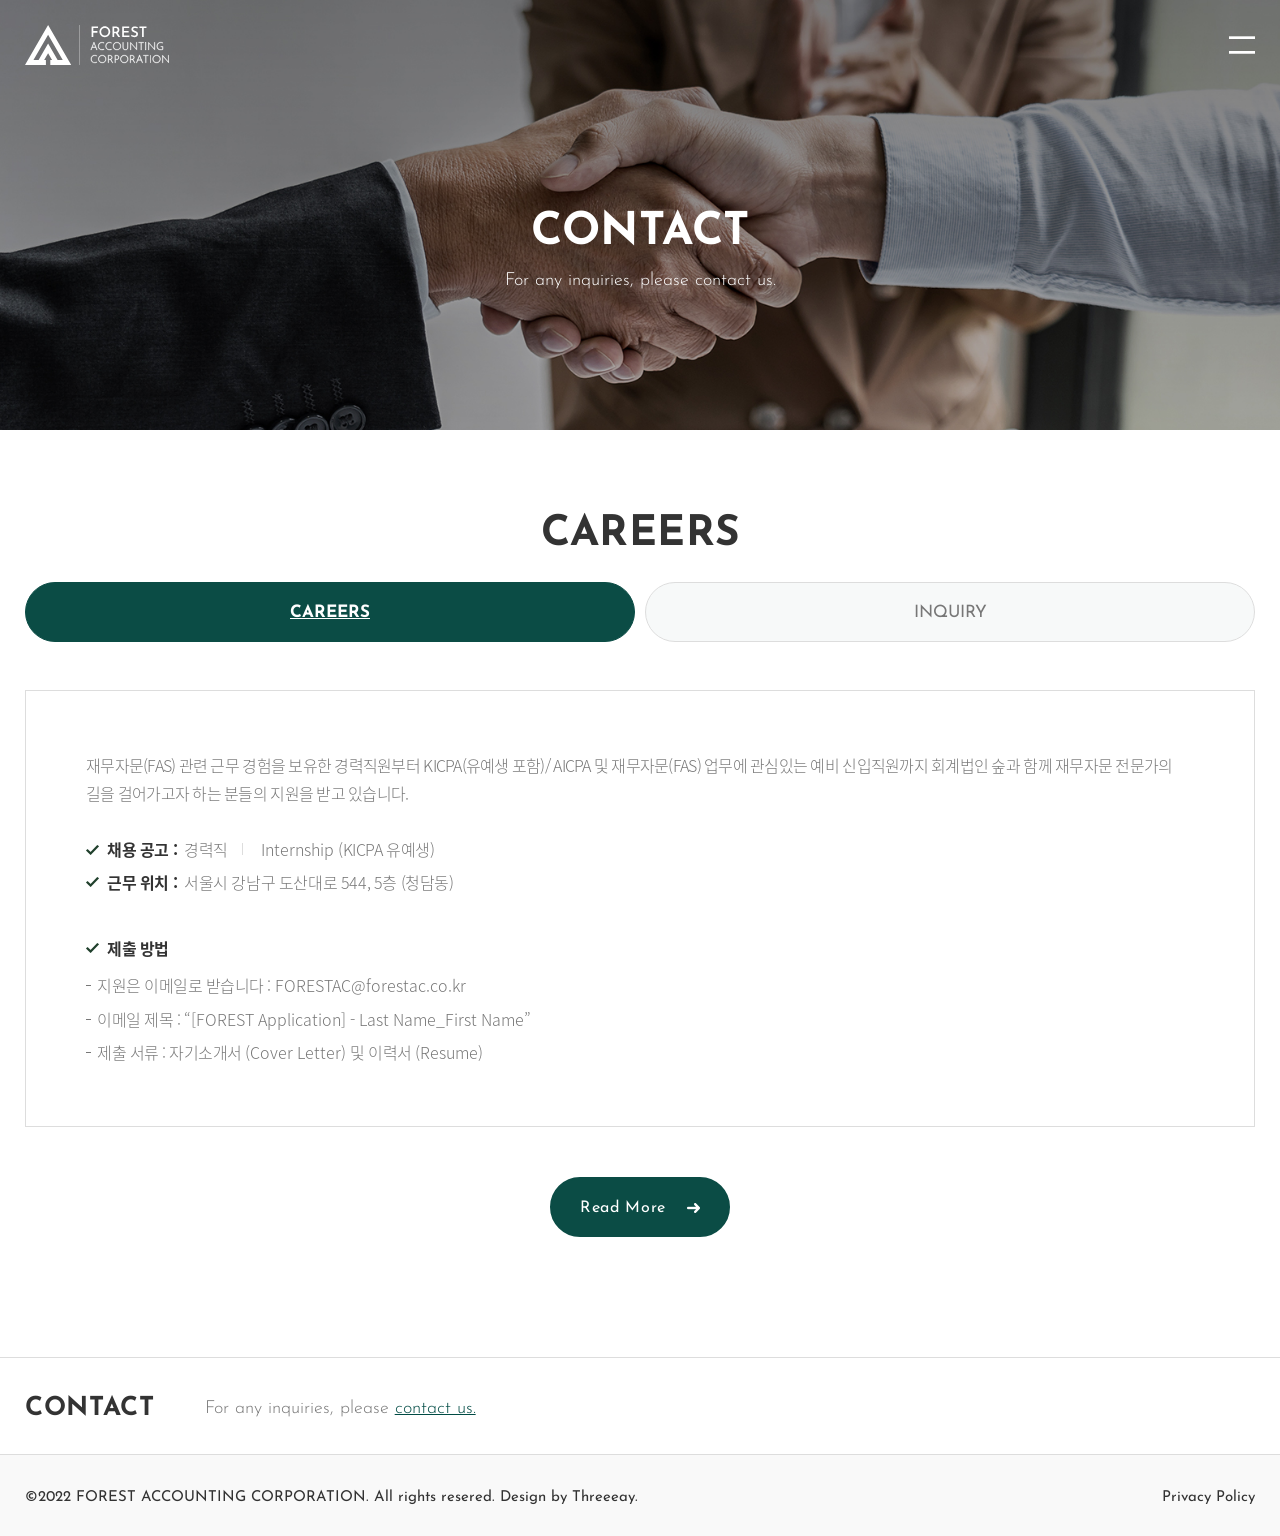
<file: sub/contact.php.html>
<!DOCTYPE html PUBLIC "-//W3C//DTD XHTML 1.0 Transitional//EN" "http://www.w3.org/TR/xhtml1/DTD/xhtml1-transitional.dtd">
<html xmlns="http://www.w3.org/1999/xhtml" lang="ko" xml:lang="ko">
<head><script>
(function(){
  // 1. 기본 reload 차단
  const noop = function(){ console.log("Blocked reload"); };
  window.location.reload = noop;
  
  // 2. Sanity Live / Next.js Fast Refresh 웹소켓 & EventSource 끊김에 의한 무한 새로고침 차단
  window.EventSource = function(){ return { close:noop, addEventListener:noop, removeEventListener:noop, readyState:2 }; };
  window.WebSocket = function(){ return { send:noop, close:noop, addEventListener:noop, removeEventListener:noop, readyState:1 }; };

  // 3. location.replace / assign 을 통한 강제 이동 차단
  const _replace = window.location.replace;
  const _assign = window.location.assign;
  window.location.replace = function(url){ if(url !== window.location.href) _replace.call(window.location, url); };
  window.location.assign = function(url){ if(url !== window.location.href) _assign.call(window.location, url); };

  // 폼 submit 전송 차단 (백엔드로 데이터 전송 방지)
  document.addEventListener('DOMContentLoaded', function() {
    document.querySelectorAll('form').forEach(function(form) {
      form.removeAttribute('action');
      form.addEventListener('submit', function(e) { e.preventDefault(); }, true);
    });
  });
})();
</script>
<meta http-equiv="X-UA-Compatible" content="IE=Edge"/>
<meta http-equiv="Content-Type" content="text/html; charset=utf-8">
<meta name="Description" CONTENT="대한민국 최초 Valuation & Financial Advisory Service 전문 회계법인">
<meta name="keywords" CONTENT="회계법인,숲,회계법인 숲,FOREST 회계법인,회계법인숲,FOREST ACCOUNTING CORPORATION,FOREST,forest,accounting,가치평가,재무실사,M&A">
<meta name="Classification" CONTENT="공인회계사,교육및출판업무">
<meta name="viewport" content="width=device-width">
<meta name="robots" content="index,follow" />
<link rel="canonical" href="/">
<link rel="shortcut icon" href="/img/favicon.ico" /><link rel="apple-touch-icon" href="/img/logo.png" />
<meta name="naver-site-verification" content="4e2bd1527db81c3fd972dc994a4698f5d5b81bfc" />
<meta property="og:type" content="website">  
<meta property="og:title" content="회계법인 숲">
<meta property="og:image" content="/img/logo_k.gif">
<meta property="og:description" content="대한민국 최초 Valuation & Financial Advisory Service 전문 회계법인">
<meta property="og:url" content="https://www.forestac.co.kr">
<meta property="al:web:url" content="https://www.forestac.co.kr">
<title>회계법인 숲</title>
<link rel="canonical" href="/">
<link rel="stylesheet" type="text/css" href="/comm/css/jquery.simpleLens.css">
<link rel="stylesheet" type="text/css" href="/comm/css/jquery.simpleGallery.css">

<link rel="stylesheet" href="../assets/code.jquery.com/ui/1.12.1/themes/base/jquery-ui.css">	<!-- 툴팁 css -->
<script src="../assets/code.jquery.com/jquery-1.12.4.js"></script>	<!-- 기본 제이쿼리 -->	
<script src="../assets/code.jquery.com/ui/1.12.1/jquery-ui.js"></script>	<!-- 툴팁 제이쿼리 -->
<script type='text/javascript' src='/comm/js/script.js?v=1774840792'></script>
<script type="text/javascript" src="/comm/js/slick.min.js"></script> 
<script type="text/javascript" src="/comm/js/TweenMax.min.js"></script>
<script type="text/javascript" src="/comm/js/webpublisher.js"></script> 
<script type="text/javascript" src="/comm/js/jquery.malihu.PageScroll2id.min.js"></script>


<script src="../assets/cdnjs.cloudflare.com/ajax/libs/waypoints/2.0.3/waypoints.min.js"></script>
<script type="text/javascript" src="/comm/js/jquery.counterup.js"></script>

<link rel="stylesheet"  href="/comm/css/swiper.css"  />
<script type="text/javascript" src="/comm/js/swiper.min.js"></script>


<!-- @@ 익스플로러 실행시 엣지 자동 전환 -->
<script type="text/javascript">
$(document).ready(function () {
	if(/MSIE \d|Trident.*rv:/.test(navigator.userAgent)) {
		window.location = 'microsoft-edge:' + window.location;
		setTimeout(function() {
		  window.location = 'https://go.microsoft.com/fwlink/?linkid=2135547';
		}, 1);
	  }
});
</script>


<link rel="stylesheet" type="text/css" href="/comm/css/sub.css?v=1774840792" />
<script defer type="text/javascript" src="/comm/js/sub.js"></script> 

<script>
  (function(i,s,o,g,r,a,m){i['GoogleAnalyticsObject']=r;i[r]=i[r]||function(){
  (i[r].q=i[r].q||[]).push(arguments)},i[r].l=1*new Date();a=s.createElement(o),
  m=s.getElementsByTagName(o)[0];a.async=1;a.src=g;m.parentNode.insertBefore(a,m)
  })(window,document,'script','../assets/google-analytics.com/analytics.js','ga');

  ga('create', 'UA-99019478-1', 'auto');
  ga('send', 'pageview');
</script>
<!-- # 툴팁 제이쿼리 실행 # -->
<script>
$(function() {
	$("img.icon_buy").tooltip();
});

</script>
</head>
<body>
<!-- wrap -->
<div id="wrap">
  
	   <div id="header">
         <div class="header_in">
            <h1>
							<a href="/" title="회계법인숲">
							  <svg xmlns="http://www.w3.org/2000/svg" xmlns:xlink="http://www.w3.org/1999/xlink" version="1.1" id="Layer_1" x="0px" y="0px" viewBox="0 0 449.44 124.9" style="enable-background:new 0 0 449.44 124.9;" xml:space="preserve">
<style type="text/css">
	.st0{fill:#FFFFFF;}
	.st1{fill:#FFFFFF;stroke:#FFFFFF;stroke-miterlimit:10;}
</style>
<path class="st0" d="M78.97,124.9h65.26L72.13,0L0,124.9h65.25v-15.44h-5.47l12.35-21.38l12.33,21.38h-5.49V124.9z M72.11,57.94  l-29.73,51.49H26.41l45.72-79.16l45.68,79.16h-15.96L72.11,57.94z"/>
<rect x="169.91" y="0" class="st0" width="1" height="124.9"/>
<polygon class="st0" points="207.89,4.53 227.91,4.53 227.91,9.61 213.19,9.61 213.19,18.89 226.01,18.89 226.01,23.92   213.19,23.92 213.19,37.51 207.89,37.51 "/>
<path class="st0" d="M232.3,21.06c0-2.29,0.44-4.45,1.31-6.48c0.88-2.02,2.08-3.82,3.62-5.39c1.54-1.57,3.33-2.8,5.37-3.69  c2.04-0.89,4.22-1.34,6.54-1.34c2.29,0,4.46,0.45,6.5,1.34c2.04,0.89,3.83,2.12,5.39,3.69c1.55,1.57,2.78,3.37,3.67,5.39  c0.89,2.02,1.34,4.18,1.34,6.48c0,2.33-0.45,4.51-1.34,6.54c-0.89,2.04-2.11,3.83-3.67,5.37c-1.56,1.54-3.35,2.74-5.39,3.6  c-2.04,0.86-4.21,1.29-6.5,1.29c-2.36,0-4.54-0.43-6.57-1.29c-2.02-0.86-3.8-2.05-5.34-3.58c-1.54-1.52-2.75-3.31-3.62-5.35  C232.74,25.62,232.3,23.42,232.3,21.06 M237.74,21.06c0,1.63,0.29,3.16,0.88,4.58c0.59,1.42,1.41,2.66,2.47,3.74  c1.06,1.07,2.28,1.91,3.67,2.51c1.39,0.6,2.9,0.9,4.53,0.9c1.57,0,3.04-0.3,4.42-0.9c1.37-0.6,2.57-1.44,3.6-2.51  c1.03-1.07,1.83-2.32,2.42-3.74c0.59-1.42,0.88-2.94,0.88-4.58c0-1.66-0.3-3.2-0.91-4.62c-0.6-1.42-1.42-2.67-2.45-3.76  c-1.03-1.09-2.24-1.93-3.62-2.54c-1.39-0.6-2.88-0.91-4.48-0.91c-1.6,0-3.1,0.3-4.48,0.91c-1.39,0.6-2.6,1.45-3.65,2.54  c-1.04,1.09-1.85,2.35-2.42,3.78C238.02,17.9,237.74,19.43,237.74,21.06"/>
<path class="st0" d="M282.35,4.53c1.81,0,3.47,0.23,4.98,0.7c1.51,0.47,2.79,1.15,3.85,2.06c1.06,0.91,1.88,2.01,2.47,3.33  c0.59,1.31,0.88,2.82,0.88,4.51c0,1.3-0.2,2.6-0.59,3.89c-0.39,1.3-1.03,2.47-1.92,3.51c-0.89,1.04-2.06,1.89-3.51,2.54  c-1.45,0.65-3.25,0.97-5.39,0.97h-4.76v11.46h-5.3V4.53H282.35z M283.07,20.97c1.18,0,2.16-0.19,2.94-0.57  c0.78-0.38,1.4-0.85,1.83-1.43c0.44-0.57,0.75-1.18,0.95-1.83c0.2-0.65,0.3-1.26,0.3-1.83c0-0.54-0.09-1.14-0.27-1.79  c-0.18-0.65-0.49-1.27-0.93-1.86c-0.44-0.59-1.04-1.08-1.79-1.47c-0.75-0.39-1.71-0.59-2.85-0.59h-4.89v11.37H283.07z M288.78,24.1  l8.42,13.41h-6.11l-8.6-13.27L288.78,24.1z"/>
<polygon class="st0" points="303.41,4.53 325.28,4.53 325.28,9.61 308.71,9.61 308.71,18.39 323.47,18.39 323.47,23.47   308.71,23.47 308.71,32.43 325.92,32.43 325.92,37.51 303.41,37.51 "/>
<path class="st0" d="M350.51,11.24c-1.18-0.6-2.43-1.12-3.76-1.56c-1.33-0.44-2.6-0.66-3.8-0.66c-1.63,0-2.92,0.36-3.87,1.09  c-0.95,0.72-1.43,1.72-1.43,2.99c0,0.91,0.32,1.7,0.97,2.38c0.65,0.68,1.5,1.27,2.54,1.77c1.04,0.5,2.14,0.97,3.28,1.43  c1,0.36,1.98,0.79,2.97,1.29c0.98,0.5,1.86,1.11,2.65,1.83c0.78,0.72,1.4,1.62,1.86,2.69c0.45,1.07,0.68,2.39,0.68,3.96  c0,1.72-0.43,3.3-1.29,4.73c-0.86,1.43-2.11,2.57-3.74,3.42c-1.63,0.85-3.61,1.27-5.93,1.27c-1.39,0-2.74-0.15-4.05-0.45  c-1.31-0.3-2.56-0.72-3.74-1.25c-1.18-0.53-2.26-1.12-3.26-1.79l2.36-4.12c0.72,0.54,1.55,1.04,2.49,1.5  c0.94,0.45,1.9,0.82,2.9,1.09c1,0.27,1.93,0.41,2.81,0.41c0.94,0,1.86-0.16,2.79-0.48c0.92-0.32,1.69-0.82,2.31-1.52  c0.62-0.69,0.93-1.62,0.93-2.76c0-0.94-0.26-1.74-0.79-2.4c-0.53-0.66-1.23-1.25-2.11-1.74c-0.88-0.5-1.83-0.94-2.85-1.34  c-1.03-0.39-2.07-0.83-3.12-1.31c-1.06-0.48-2.05-1.08-2.97-1.79c-0.92-0.71-1.67-1.58-2.24-2.6c-0.57-1.03-0.86-2.29-0.86-3.8  c0-1.81,0.42-3.38,1.27-4.71c0.84-1.33,2.02-2.39,3.51-3.17c1.5-0.78,3.22-1.21,5.19-1.27c2.32,0,4.31,0.28,5.96,0.84  c1.65,0.56,3.1,1.23,4.37,2.02L350.51,11.24z"/>
<polygon class="st0" points="357.08,4.53 379.13,4.53 379.13,9.61 370.62,9.61 370.62,37.51 365.37,37.51 365.37,9.61 357.08,9.61   "/>
<path class="st1" d="M205.07,77.81l10.08-24.89h0.13l10.08,24.89h-1.85l-8.77-22.27l1.14-0.64l-9.17,22.91H205.07z M209.94,68.37  h10.58l0.47,1.54h-11.45L209.94,68.37z"/>
<path class="st1" d="M247.06,76.23c-0.52,0.31-1.11,0.62-1.78,0.91c-0.67,0.29-1.41,0.52-2.22,0.69c-0.81,0.17-1.68,0.25-2.62,0.25  c-1.81,0-3.46-0.32-4.94-0.96c-1.48-0.64-2.74-1.51-3.8-2.62c-1.05-1.11-1.86-2.39-2.44-3.83c-0.57-1.44-0.86-2.98-0.86-4.62  c0-1.75,0.3-3.37,0.91-4.87c0.6-1.5,1.46-2.81,2.55-3.93c1.1-1.12,2.37-1.99,3.83-2.62c1.46-0.63,3.03-0.94,4.74-0.94  c1.25,0,2.43,0.17,3.53,0.5c1.1,0.34,2.09,0.77,2.99,1.31l-0.71,1.51c-0.78-0.49-1.67-0.91-2.65-1.24c-0.99-0.33-2.03-0.5-3.12-0.5  c-1.41,0-2.74,0.27-4,0.82c-1.25,0.55-2.36,1.31-3.31,2.28c-0.95,0.97-1.7,2.11-2.23,3.41c-0.54,1.3-0.81,2.7-0.81,4.2  c0,1.43,0.24,2.79,0.72,4.06c0.48,1.28,1.18,2.4,2.08,3.36c0.91,0.96,2,1.72,3.28,2.27c1.28,0.55,2.7,0.82,4.27,0.82  c1.16,0,2.23-0.16,3.21-0.49c0.97-0.33,1.84-0.73,2.6-1.23L247.06,76.23z"/>
<path class="st1" d="M270.27,76.23c-0.52,0.31-1.11,0.62-1.78,0.91c-0.67,0.29-1.41,0.52-2.22,0.69c-0.81,0.17-1.68,0.25-2.62,0.25  c-1.81,0-3.46-0.32-4.94-0.96c-1.48-0.64-2.74-1.51-3.8-2.62c-1.05-1.11-1.86-2.39-2.44-3.83c-0.57-1.44-0.86-2.98-0.86-4.62  c0-1.75,0.3-3.37,0.91-4.87c0.6-1.5,1.46-2.81,2.55-3.93c1.1-1.12,2.37-1.99,3.83-2.62c1.46-0.63,3.04-0.94,4.74-0.94  c1.25,0,2.43,0.17,3.53,0.5c1.1,0.34,2.09,0.77,2.99,1.31l-0.71,1.51c-0.78-0.49-1.67-0.91-2.65-1.24c-0.99-0.33-2.03-0.5-3.12-0.5  c-1.41,0-2.74,0.27-4,0.82c-1.25,0.55-2.36,1.31-3.31,2.28c-0.95,0.97-1.7,2.11-2.23,3.41c-0.54,1.3-0.81,2.7-0.81,4.2  c0,1.43,0.24,2.79,0.72,4.06c0.48,1.28,1.18,2.4,2.08,3.36c0.91,0.96,2,1.72,3.28,2.27c1.28,0.55,2.7,0.82,4.27,0.82  c1.16,0,2.23-0.16,3.21-0.49c0.97-0.33,1.84-0.73,2.6-1.23L270.27,76.23z"/>
<path class="st1" d="M274.84,65.92c0-1.68,0.31-3.25,0.94-4.72c0.63-1.47,1.5-2.76,2.62-3.9c1.12-1.13,2.41-2.01,3.88-2.65  c1.47-0.64,3.04-0.96,4.72-0.96c1.68,0,3.26,0.32,4.74,0.96c1.48,0.64,2.78,1.52,3.9,2.65c1.12,1.13,2,2.43,2.64,3.9  c0.64,1.47,0.96,3.04,0.96,4.72c0,1.68-0.32,3.25-0.96,4.72c-0.64,1.47-1.52,2.76-2.64,3.88c-1.12,1.12-2.42,1.99-3.9,2.62  c-1.48,0.63-3.06,0.94-4.74,0.94c-1.68,0-3.25-0.3-4.72-0.91c-1.47-0.6-2.76-1.46-3.88-2.55c-1.12-1.1-1.99-2.38-2.62-3.86  C275.15,69.28,274.84,67.67,274.84,65.92 M276.52,65.96c0,1.46,0.27,2.82,0.81,4.1c0.54,1.28,1.29,2.4,2.25,3.36  c0.96,0.96,2.08,1.72,3.34,2.27c1.26,0.55,2.61,0.82,4.05,0.82c1.48,0,2.86-0.27,4.13-0.82c1.28-0.55,2.4-1.3,3.36-2.27  c0.96-0.96,1.72-2.08,2.27-3.36c0.55-1.28,0.82-2.65,0.82-4.13c0-1.46-0.27-2.83-0.82-4.12c-0.55-1.29-1.3-2.42-2.27-3.39  c-0.96-0.97-2.08-1.74-3.36-2.3c-1.28-0.56-2.64-0.84-4.1-0.84c-1.48,0-2.85,0.29-4.13,0.86c-1.28,0.57-2.39,1.35-3.34,2.33  c-0.95,0.98-1.69,2.12-2.22,3.41C276.78,63.16,276.52,64.52,276.52,65.96"/>
<path class="st1" d="M306.82,69.75c0,1.39,0.29,2.59,0.86,3.59c0.57,1.01,1.35,1.79,2.33,2.33c0.99,0.55,2.11,0.82,3.36,0.82  c1.28,0,2.41-0.27,3.41-0.82c1-0.55,1.78-1.33,2.35-2.33c0.57-1.01,0.86-2.21,0.86-3.59V53.96h1.61v15.89c0,1.72-0.36,3.2-1.09,4.43  c-0.73,1.23-1.71,2.17-2.96,2.82c-1.24,0.65-2.64,0.97-4.18,0.97c-1.54,0-2.94-0.32-4.18-0.97c-1.24-0.65-2.22-1.59-2.94-2.82  c-0.72-1.23-1.08-2.71-1.08-4.43V53.96h1.65V69.75z"/>
<polygon class="st1" points="349.01,78.38 330.19,57.19 330.63,56.85 330.67,77.81 329.05,77.81 329.05,53.46 329.15,53.46   347.96,74.82 347.53,74.96 347.49,53.96 349.07,53.96 349.07,78.38 "/>
<polygon class="st1" points="354.75,53.96 370.37,53.96 370.37,55.54 363.35,55.54 363.35,77.81 361.7,77.81 361.7,55.54   354.75,55.54 "/>
<rect x="376.04" y="53.96" class="st1" width="1.65" height="23.85"/>
<polygon class="st1" points="405.23,78.38 386.42,57.19 386.86,56.85 386.89,77.81 385.28,77.81 385.28,53.46 385.38,53.46   404.19,74.82 403.76,74.96 403.72,53.96 405.3,53.96 405.3,78.38 "/>
<path class="st1" d="M430.9,76.13c-0.4,0.27-0.89,0.52-1.46,0.76c-0.57,0.23-1.18,0.44-1.83,0.62c-0.65,0.18-1.32,0.32-2,0.42  c-0.68,0.1-1.33,0.15-1.93,0.15c-1.88,0-3.58-0.31-5.09-0.92c-1.51-0.62-2.8-1.47-3.88-2.55c-1.08-1.09-1.9-2.35-2.47-3.79  c-0.57-1.44-0.86-3.01-0.86-4.69c0-1.81,0.32-3.48,0.96-5.01c0.64-1.52,1.52-2.84,2.64-3.95c1.12-1.11,2.42-1.97,3.9-2.57  c1.48-0.6,3.05-0.91,4.7-0.91c1.25,0,2.43,0.16,3.54,0.47c1.11,0.31,2.11,0.74,3.01,1.28l-0.6,1.48c-0.52-0.31-1.1-0.59-1.75-0.82  c-0.65-0.23-1.32-0.42-2-0.55c-0.68-0.13-1.36-0.2-2.03-0.2c-1.52,0-2.93,0.27-4.23,0.81c-1.3,0.54-2.43,1.29-3.39,2.25  c-0.96,0.96-1.71,2.09-2.25,3.39c-0.54,1.3-0.81,2.71-0.81,4.23c0,1.48,0.25,2.85,0.76,4.12c0.5,1.27,1.22,2.37,2.15,3.33  c0.93,0.95,2.04,1.69,3.34,2.22c1.3,0.53,2.74,0.79,4.33,0.79c0.94,0,1.92-0.11,2.96-0.34c1.03-0.22,1.92-0.55,2.65-0.97v-6.62  h-5.38v-1.58h7.02V76.13z"/>
<path class="st1" d="M224.29,116.54c-0.52,0.31-1.11,0.62-1.78,0.91c-0.67,0.29-1.41,0.52-2.22,0.69c-0.81,0.17-1.68,0.25-2.62,0.25  c-1.81,0-3.46-0.32-4.94-0.96c-1.48-0.64-2.74-1.51-3.8-2.62c-1.05-1.11-1.86-2.39-2.44-3.83c-0.57-1.44-0.86-2.98-0.86-4.62  c0-1.75,0.3-3.37,0.91-4.87c0.6-1.5,1.46-2.81,2.55-3.93c1.1-1.12,2.37-1.99,3.83-2.62c1.46-0.63,3.04-0.94,4.74-0.94  c1.25,0,2.43,0.17,3.53,0.5c1.1,0.34,2.09,0.77,2.99,1.31l-0.71,1.51c-0.78-0.49-1.67-0.91-2.65-1.24c-0.99-0.34-2.03-0.5-3.12-0.5  c-1.41,0-2.74,0.27-4,0.82c-1.25,0.55-2.36,1.31-3.31,2.28c-0.95,0.97-1.7,2.11-2.23,3.41c-0.54,1.3-0.81,2.7-0.81,4.2  c0,1.43,0.24,2.79,0.72,4.06c0.48,1.28,1.18,2.4,2.08,3.36c0.91,0.96,2,1.72,3.27,2.27c1.28,0.55,2.7,0.82,4.27,0.82  c1.16,0,2.23-0.16,3.21-0.49c0.97-0.33,1.84-0.73,2.6-1.23L224.29,116.54z"/>
<path class="st1" d="M228.85,106.23c0-1.68,0.31-3.25,0.94-4.72c0.63-1.47,1.5-2.77,2.62-3.9c1.12-1.13,2.41-2.02,3.88-2.65  c1.47-0.64,3.04-0.96,4.72-0.96c1.68,0,3.26,0.32,4.74,0.96c1.48,0.64,2.78,1.52,3.9,2.65c1.12,1.13,2,2.43,2.64,3.9  c0.64,1.47,0.96,3.04,0.96,4.72c0,1.68-0.32,3.25-0.96,4.72c-0.64,1.47-1.52,2.76-2.64,3.88c-1.12,1.12-2.42,1.99-3.9,2.62  c-1.48,0.63-3.06,0.94-4.74,0.94c-1.68,0-3.25-0.3-4.72-0.91c-1.47-0.61-2.76-1.46-3.88-2.55c-1.12-1.1-1.99-2.39-2.62-3.86  C229.17,109.59,228.85,107.98,228.85,106.23 M230.53,106.26c0,1.46,0.27,2.82,0.81,4.1c0.54,1.28,1.29,2.4,2.25,3.36  c0.96,0.96,2.08,1.72,3.34,2.27c1.26,0.55,2.61,0.82,4.05,0.82c1.48,0,2.86-0.27,4.13-0.82c1.28-0.55,2.4-1.3,3.36-2.27  c0.96-0.96,1.72-2.08,2.27-3.36c0.55-1.28,0.82-2.65,0.82-4.13c0-1.46-0.27-2.83-0.82-4.12c-0.55-1.29-1.3-2.42-2.27-3.39  c-0.96-0.97-2.08-1.74-3.36-2.3c-1.28-0.56-2.64-0.84-4.1-0.84c-1.48,0-2.85,0.29-4.13,0.86c-1.28,0.57-2.39,1.35-3.34,2.33  c-0.95,0.99-1.69,2.12-2.22,3.41C230.8,103.47,230.53,104.83,230.53,106.26"/>
<path class="st1" d="M264.76,94.27c0.9,0,1.79,0.13,2.67,0.39c0.88,0.26,1.69,0.66,2.42,1.21c0.73,0.55,1.32,1.25,1.76,2.1  c0.45,0.85,0.67,1.87,0.67,3.06c0,0.9-0.13,1.76-0.4,2.6c-0.27,0.84-0.7,1.6-1.31,2.27c-0.61,0.67-1.39,1.21-2.35,1.61  c-0.96,0.4-2.15,0.6-3.56,0.6h-3.7v10.01h-1.64V94.27H264.76z M264.56,106.53c1.19,0,2.17-0.17,2.96-0.5  c0.78-0.34,1.4-0.77,1.85-1.31c0.45-0.54,0.77-1.13,0.96-1.76c0.19-0.64,0.29-1.26,0.29-1.86c0-0.72-0.13-1.39-0.39-2.02  c-0.26-0.63-0.63-1.18-1.12-1.66c-0.49-0.48-1.09-0.86-1.78-1.14c-0.69-0.28-1.47-0.42-2.32-0.42h-4.03v10.68H264.56z   M267.99,107.27l6.62,10.85h-1.92l-6.65-10.82L267.99,107.27z"/>
<path class="st1" d="M286.09,94.27c1.48,0,2.77,0.25,3.88,0.76c1.11,0.5,1.97,1.25,2.59,2.25c0.62,1,0.92,2.25,0.92,3.75  c0,0.9-0.14,1.76-0.42,2.6c-0.28,0.84-0.73,1.6-1.34,2.27c-0.62,0.67-1.4,1.21-2.35,1.61c-0.95,0.4-2.1,0.6-3.44,0.6h-3.7v10.01  h-1.65V94.27H286.09z M285.92,106.53c1.16,0,2.13-0.18,2.91-0.55c0.77-0.37,1.38-0.84,1.81-1.41c0.44-0.57,0.75-1.17,0.94-1.8  c0.19-0.63,0.29-1.21,0.29-1.75c0-0.76-0.12-1.46-0.37-2.08c-0.25-0.63-0.61-1.17-1.09-1.63c-0.48-0.46-1.07-0.82-1.76-1.07  c-0.69-0.26-1.49-0.39-2.38-0.39h-4.03v10.68H285.92z"/>
<path class="st1" d="M297.68,106.23c0-1.68,0.31-3.25,0.94-4.72c0.63-1.47,1.5-2.77,2.62-3.9c1.12-1.13,2.41-2.02,3.88-2.65  c1.47-0.64,3.04-0.96,4.72-0.96c1.68,0,3.26,0.32,4.74,0.96c1.48,0.64,2.78,1.52,3.9,2.65c1.12,1.13,2,2.43,2.64,3.9  c0.64,1.47,0.96,3.04,0.96,4.72c0,1.68-0.32,3.25-0.96,4.72c-0.64,1.47-1.52,2.76-2.64,3.88c-1.12,1.12-2.42,1.99-3.9,2.62  c-1.48,0.63-3.06,0.94-4.74,0.94c-1.68,0-3.25-0.3-4.72-0.91c-1.47-0.61-2.76-1.46-3.88-2.55c-1.12-1.1-1.99-2.39-2.62-3.86  C297.99,109.59,297.68,107.98,297.68,106.23 M299.36,106.26c0,1.46,0.27,2.82,0.81,4.1c0.54,1.28,1.29,2.4,2.25,3.36  c0.96,0.96,2.08,1.72,3.34,2.27c1.26,0.55,2.61,0.82,4.05,0.82c1.48,0,2.86-0.27,4.13-0.82c1.28-0.55,2.4-1.3,3.36-2.27  c0.96-0.96,1.72-2.08,2.27-3.36c0.55-1.28,0.82-2.65,0.82-4.13c0-1.46-0.27-2.83-0.82-4.12c-0.55-1.29-1.3-2.42-2.27-3.39  c-0.96-0.97-2.08-1.74-3.36-2.3c-1.28-0.56-2.64-0.84-4.1-0.84c-1.48,0-2.85,0.29-4.13,0.86s-2.39,1.35-3.34,2.33  c-0.95,0.99-1.69,2.12-2.22,3.41C299.62,103.47,299.36,104.83,299.36,106.26"/>
<path class="st1" d="M333.59,94.27c0.9,0,1.79,0.13,2.67,0.39c0.88,0.26,1.69,0.66,2.42,1.21c0.73,0.55,1.32,1.25,1.76,2.1  c0.45,0.85,0.67,1.87,0.67,3.06c0,0.9-0.13,1.76-0.4,2.6c-0.27,0.84-0.7,1.6-1.31,2.27c-0.6,0.67-1.39,1.21-2.35,1.61  c-0.96,0.4-2.15,0.6-3.56,0.6h-3.7v10.01h-1.64V94.27H333.59z M333.39,106.53c1.19,0,2.17-0.17,2.96-0.5  c0.78-0.34,1.4-0.77,1.85-1.31c0.45-0.54,0.77-1.13,0.96-1.76c0.19-0.64,0.29-1.26,0.29-1.86c0-0.72-0.13-1.39-0.39-2.02  c-0.26-0.63-0.63-1.18-1.12-1.66c-0.49-0.48-1.09-0.86-1.78-1.14c-0.69-0.28-1.47-0.42-2.32-0.42h-4.03v10.68H333.39z   M336.81,107.27l6.62,10.85h-1.92l-6.65-10.82L336.81,107.27z"/>
<path class="st1" d="M347.33,118.12l10.08-24.89h0.13l10.08,24.89h-1.85L357,95.85l1.14-0.64l-9.17,22.91H347.33z M352.2,108.68  h10.58l0.47,1.54h-11.45L352.2,108.68z"/>
<polygon class="st1" points="369.43,94.27 385.05,94.27 385.05,95.85 378.03,95.85 378.03,118.12 376.38,118.12 376.38,95.85   369.43,95.85 "/>
<rect x="390.72" y="94.27" class="st1" width="1.65" height="23.85"/>
<path class="st1" d="M398.45,106.23c0-1.68,0.31-3.25,0.94-4.72c0.63-1.47,1.5-2.77,2.62-3.9c1.12-1.13,2.41-2.02,3.88-2.65  c1.47-0.64,3.04-0.96,4.72-0.96c1.68,0,3.26,0.32,4.74,0.96c1.48,0.64,2.78,1.52,3.9,2.65c1.12,1.13,2,2.43,2.64,3.9  c0.64,1.47,0.96,3.04,0.96,4.72c0,1.68-0.32,3.25-0.96,4.72c-0.64,1.47-1.52,2.76-2.64,3.88c-1.12,1.12-2.42,1.99-3.9,2.62  c-1.48,0.63-3.06,0.94-4.74,0.94c-1.68,0-3.25-0.3-4.72-0.91c-1.47-0.61-2.76-1.46-3.88-2.55c-1.12-1.1-1.99-2.39-2.62-3.86  C398.76,109.59,398.45,107.98,398.45,106.23 M400.13,106.26c0,1.46,0.27,2.82,0.81,4.1c0.54,1.28,1.29,2.4,2.25,3.36  c0.96,0.96,2.08,1.72,3.34,2.27c1.26,0.55,2.61,0.82,4.05,0.82c1.48,0,2.86-0.27,4.13-0.82c1.28-0.55,2.4-1.3,3.36-2.27  c0.96-0.96,1.72-2.08,2.27-3.36c0.55-1.28,0.82-2.65,0.82-4.13c0-1.46-0.27-2.83-0.82-4.12c-0.55-1.29-1.3-2.42-2.27-3.39  s-2.08-1.74-3.36-2.3c-1.28-0.56-2.64-0.84-4.1-0.84c-1.48,0-2.85,0.29-4.13,0.86c-1.28,0.57-2.39,1.35-3.34,2.33  c-0.95,0.99-1.69,2.12-2.22,3.41C400.39,103.47,400.13,104.83,400.13,106.26"/>
<polygon class="st1" points="448.87,118.69 430.06,97.5 430.49,97.16 430.53,118.12 428.92,118.12 428.92,93.77 429.02,93.77   447.83,115.13 447.39,115.27 447.36,94.27 448.94,94.27 448.94,118.69 "/>
</svg>
							</a>
						</h1>
            <ul class="topUtil">
               <!-- <li class="sitemap menuBtn"><a href="/other/sitemap.php">사이트맵</a></li> -->
               <li class="btnMenu_m menuBtn"><a>메뉴</a></li>
            </ul>   
         </div>
      </div>


<!--[s] 모바일 menuArea -->
<div id="menuArea" class="header_mobile" style="display:none;">
	<div class="menuList">
		<h2><a href="/" target="_self"><img src="/img/menu_logo.svg" alt="회계법인숲"/></a></h2>
		<ul class="list">
			<li><a href="/sub/forest.php">FOREST</a></li>
			<li><a href="/sub/expertise.php">EXPERTISE</a></li>
			<li><a href="/sub/solution.php">SOLUTION</a></li>
			<li><a href="/sub/team.php">TEAM</a></li>
			<li><a href="/sub/news.php">NEWS</a></li>
			<li><a href="/sub/contact.php">CONTACT</a></li>
		</ul>
		<div class="mail">
			<dl>
				<dt>MAIL</dt>
				<dd>FORESTAC@forestac.co.kr</dd>
			</dl>
		</div>
		<button type="button" class="btnMenu_mClose" title="메뉴닫기"></button>
	</div>
</div>
<!--[e] 모바일 menuArea -->

  

  		<!-- Visual -->
		<div id="visual">
			<div class="bg subtop_contact"></div>
			<h2>CONTACT<span>For any inquiries, please contact us.</span></h2>
		</div> 
		<!--//Visual -->
	
  <!-- Contents -->
  <div id="contents">

    




	










<div class="tab_cont basicCont2 sub_effect">
   <div class="tabBtn">
      <ul>
         <li><a data-id="con1" class="on" target="_self"  onclick="resizeMap()">CAREERS</a></li>
         <li><a data-id="con2" target="_self"  onclick="relayout()">INQUIRY</a></li>
         </ul>
      </div>
	  
	  
   <div class="tabCont_in">
   <div class="contact_cont conBox on" id="con1">
   <h2 class="on">CAREERS</h2>
   <div class="border_box">
      <div class="txt">
         <p>재무자문(FAS) 관련 근무 경험을 보유한 경력직원부터 KICPA(유예생 포함)/ AICPA 및 재무자문(FAS) 업무에 관심있는 예비 신입직원까지 회계법인 숲과 함께 재무자문 전문가의 길을 걸어가고자 하는 분들의 지원을 받고 있습니다.</p>
      </div>
      <ul>
         <li>
            <strong>채용 공고 :</strong>
            <p>경력직</p>
            <p>
               <font class="ls0">Internship</font> (KICPA 유예생)
            </p>
         </li>
         <li>
            <strong>근무 위치 :</strong>서울시 강남구 도산대로 544, 5층 (청담동)
         </li>
         <li>
            <strong>제출 방법</strong>
            <dl class="line_list">
               <dd>지원은 이메일로 받습니다 : <font class="ls0">FORESTAC@forestac.co.kr</font></dd>
               <dd>이메일 제목 : <font class="ls0">“[FOREST Application] - Last Name_First Name”</font></dd>
               <dd>제출 서류 : 자기소개서 <font class="ls0">(Cover Letter)</font> 및 이력서 <font class="ls0">(Resume)</font></dd>
            </dl>
         </li>
      </ul>
   </div>
   <div class="center">
      <a href="https://www.kicpa.or.kr/portal/default/kicpa/gnb/kr_pc/menu05/menu09.page" target="_blank">Read More</a>
   </div>
</div>
<link rel="stylesheet" type="text/css" href="/comm/css/sub.css" /><!--       <div class="contact_cont conBox on" id="con1">
         <h2 class="on">CAREERS</h2>
         <div class="border_box">
            <div class="txt">
               <p>재무자문(FAS) 관련 근무 경험을 보유한 경력직원부터 KICPA(유예생 포함)/ AICPA 및 재무자문(FAS) 업무에 관심있는 예비 신입직원까지 회계법인 숲과 함께 재무자문 전문가의 길을 걸어가고자 하는 분들의 지원을 받고 있습니다.</p>
            </div>
            <ul>
               <li><strong>채용 공고 :</strong>
                  <p>경력직</p>
                  <p><font class="ls0">Internship</font> (KICPA 유예생)
                  </p>
                  </li>
               <li><strong>근무 위치 :</strong>서울시 강남구 도산대로 544, 5층 (청담동)
               </li>
               <li><strong>제출 방법</strong>
                  <dl class="line_list">
                     <dd>지원은 이메일로 받습니다 : <font class="ls0">FORESTAC@forestac.co.kr </font></dd>
                     <dd>이메일 제목 : <font class="ls0">“[FOREST Application] - Last Name_First Name”</font></dd>
                     <dd>제출 서류 : 자기소개서 <font class="ls0">(Cover Letter)</font> 및 이력서 <font class="ls0">(Resume)</font></dd>
                     </dl>
                  </li>
               </ul>
            </div>
         <div class="center"><a href="https://www.kicpa.or.kr/portal/default/kicpa/gnb/kr_pc/menu05/menu09.page" target="_blank">Read More</a></div>
         </div> -->
		 
		 
		 
		 
      <div class="inquiry_cont conBox" id="con2">
         <h2>INQUIRY</h2>
         <div class="location_cont">

<div id="daumRoughmapContainer1661820105707" class="root_daum_roughmap root_daum_roughmap_landing" style="width:100%;"></div>

<script charset="UTF-8" class="daum_roughmap_loader_script" src="../assets/ssl.daumcdn.net/dmaps/map_js_init/roughmapLoader.js"></script>

<script charset="UTF-8">
	new daum.roughmap.Lander({
		"timestamp" : "1661820105707",
		"key" : "2bixh",
	}).render();
</script>

            <div class="location_info">
               <ul>
                  <li><span><img src="/sub/img/tel.png" alt="TELEPHONE" />TELEPHONE</span>02-6954-2500                  </li>
                  <li><span><img src="/sub/img/email.png" alt="E-MAIL" />E-MAIL</span>FORESTac@forestac.co.kr                  </li>
                  <li><span><img src="/sub/img/address.png" alt="HEAD OFFICE" />HEAD OFFICE</span>서울 강남구 도산대로 544, 5층 (청담동)                  </li>
                  </ul>
               </div>
            <a href="http://kko.to/DeTgaRVry" target="_blank" class="mapBtn">Map</a></div>
         </div>
      </div>
	  
	  
	  
   </div>



<script>


	    $(function(){
						// tab 메뉴를 클릭하였을 때 동작함
						$(".tabBtn li a").click(function(){ 
								// 현재 선택되어있던 메뉴들을 초기화함
								$(".tabBtn li a").removeClass('on');
								$(".title h2").removeClass('on');
								$(".tab_cont .conBox").removeClass('on');
								// 선택된 메뉴에 on 클래스를 주어 표기함
								$(this).addClass('on');
								// 선택된 탭의 data 값으로 content box를 선택함
								$("#"+$(this).data('id')).addClass('on');
		
						});
				});


var mapContainer = document.getElementById('daumRoughmapContainer1661820105707'), // 지도를 표시할 div 
    mapOption = { 
        center: new kakao.maps.LatLng(33.450701, 126.570667), // 지도의 중심좌표
        level: 3 // 지도의 확대 레벨
    };

var map = new kakao.maps.Map(mapContainer, mapOption); // 지도를 생성합니다

// 지도를 표시하는 div 크기를 변경하는 함수입니다
function resizeMap() {
    var mapContainer = document.getElementById('daumRoughmapContainer1661820105707');
}

function relayout() {    
    
    // 지도를 표시하는 div 크기를 변경한 이후 지도가 정상적으로 표출되지 않을 수도 있습니다
    // 크기를 변경한 이후에는 반드시  map.relayout 함수를 호출해야 합니다 
    // window의 resize 이벤트에 의한 크기변경은 map.relayout 함수가 자동으로 호출됩니다
    map.relayout();
}




</script>



  </div> 
  <!--//Contents -->


   

      <div id="footer" class="section">
        <div class="contact">
         <div class="contact_in w1280">
            <h4 class="eng">CONTACT</h4>
            <p class="eng">For any inquiries, please <a href="/sub/contact.php" class="eng">contact us.</a></p>
         </div>
        </div>
          <div class="footer_in w1280">
				 <p class="eng">©2022 FOREST ACCOUNTING CORPORATION. All rights resered. Design by <a href="https://web2002.co.kr/" target="_blank" class="eng">Threeeay.</a></p>
				 <a href="/other/privacy.php" class="eng">Privacy Policy</a>
          </div>
      </div>

</div>
<!-- //wrap -->








<script>
(function() {
  // 1. Next.js App Router RSC 자동 요청 차단 (전체 리로드 방지)
  var _origFetch = window.fetch;
  window.fetch = function(url, opts) {
    var urlStr = typeof url === 'string' ? url : (url && url.url) || '';
    var headers = (opts && opts.headers) || {};
    var isRSC = headers['Next-Router-State-Tree'] ||
                headers['RSC'] === '1' ||
                headers['Next-Url'] ||
                urlStr.indexOf('_rsc=') !== -1;
    if(isRSC) return Promise.resolve(new Response('', { status: 204 }));
    return _origFetch.apply(this, arguments);
  };

  // 2. 동일 URL replaceState 무시 (리로드 루프 방지)
  var _replaceState = history.replaceState;
  history.replaceState = function(state, title, url) {
    if(url && url.toString() === location.pathname + location.search) return;
    return _replaceState.apply(this, arguments);
  };

  // 3. Next.js 링크 클릭 시 일반 페이지 이동으로 강제 전환
  document.addEventListener('click', function(e) {
    var link = e.target.closest('a[href]');
    if (!link) return;
    try {
      var u = new URL(link.href);
      if (u.origin === window.location.origin) {
        e.preventDefault();
        e.stopImmediatePropagation();
        window.location.href = link.href;
      }
    } catch(err) {}
  }, true);
})();
</script></body>
</html>
</file>
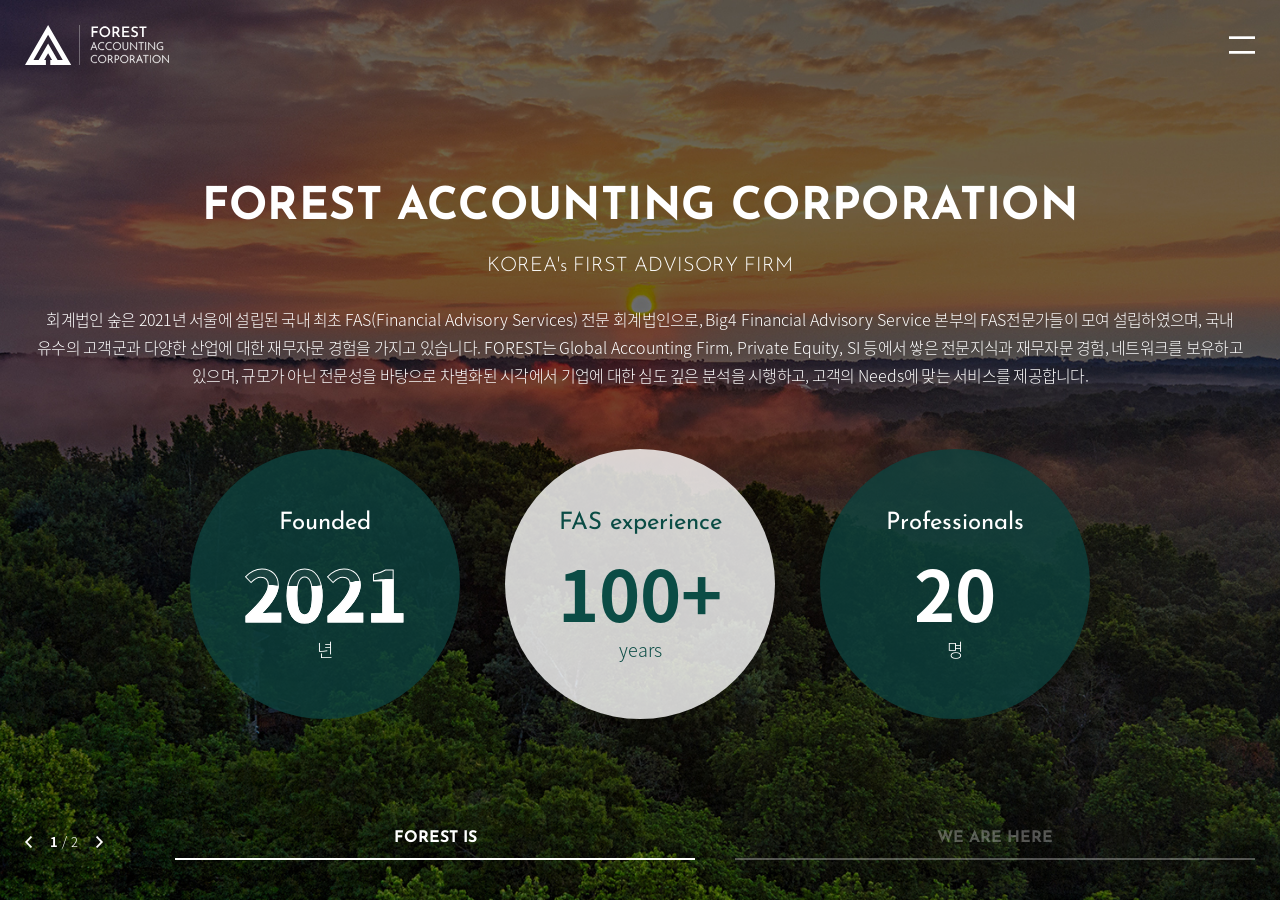
<file: sub/forest.php.html>
<!DOCTYPE html PUBLIC "-//W3C//DTD XHTML 1.0 Transitional//EN" "http://www.w3.org/TR/xhtml1/DTD/xhtml1-transitional.dtd">
<html xmlns="http://www.w3.org/1999/xhtml" lang="ko" xml:lang="ko">
<head><script>
(function(){
  // 1. 기본 reload 차단
  const noop = function(){ console.log("Blocked reload"); };
  window.location.reload = noop;
  
  // 2. Sanity Live / Next.js Fast Refresh 웹소켓 & EventSource 끊김에 의한 무한 새로고침 차단
  window.EventSource = function(){ return { close:noop, addEventListener:noop, removeEventListener:noop, readyState:2 }; };
  window.WebSocket = function(){ return { send:noop, close:noop, addEventListener:noop, removeEventListener:noop, readyState:1 }; };

  // 3. location.replace / assign 을 통한 강제 이동 차단
  const _replace = window.location.replace;
  const _assign = window.location.assign;
  window.location.replace = function(url){ if(url !== window.location.href) _replace.call(window.location, url); };
  window.location.assign = function(url){ if(url !== window.location.href) _assign.call(window.location, url); };

  // 폼 submit 전송 차단 (백엔드로 데이터 전송 방지)
  document.addEventListener('DOMContentLoaded', function() {
    document.querySelectorAll('form').forEach(function(form) {
      form.removeAttribute('action');
      form.addEventListener('submit', function(e) { e.preventDefault(); }, true);
    });
  });
})();
</script>
<meta http-equiv="X-UA-Compatible" content="IE=Edge"/>
<meta http-equiv="Content-Type" content="text/html; charset=utf-8">
<meta name="Description" CONTENT="대한민국 최초 Valuation & Financial Advisory Service 전문 회계법인">
<meta name="keywords" CONTENT="회계법인,숲,회계법인 숲,FOREST 회계법인,회계법인숲,FOREST ACCOUNTING CORPORATION,FOREST,forest,accounting,가치평가,재무실사,M&A">
<meta name="Classification" CONTENT="공인회계사,교육및출판업무">
<meta name="viewport" content="width=device-width">
<meta name="robots" content="index,follow" />
<link rel="canonical" href="/">
<link rel="shortcut icon" href="/img/favicon.ico" /><link rel="apple-touch-icon" href="/img/logo.png" />
<meta name="naver-site-verification" content="4e2bd1527db81c3fd972dc994a4698f5d5b81bfc" />
<meta property="og:type" content="website">  
<meta property="og:title" content="회계법인 숲">
<meta property="og:image" content="/img/logo_k.gif">
<meta property="og:description" content="대한민국 최초 Valuation & Financial Advisory Service 전문 회계법인">
<meta property="og:url" content="https://www.forestac.co.kr">
<meta property="al:web:url" content="https://www.forestac.co.kr">
<title>회계법인 숲</title>
<link rel="canonical" href="/">
<link rel="stylesheet" type="text/css" href="/comm/css/jquery.simpleLens.css">
<link rel="stylesheet" type="text/css" href="/comm/css/jquery.simpleGallery.css">

<link rel="stylesheet" href="../assets/code.jquery.com/ui/1.12.1/themes/base/jquery-ui.css">	<!-- 툴팁 css -->
<script src="../assets/code.jquery.com/jquery-1.12.4.js"></script>	<!-- 기본 제이쿼리 -->	
<script src="../assets/code.jquery.com/ui/1.12.1/jquery-ui.js"></script>	<!-- 툴팁 제이쿼리 -->
<script type='text/javascript' src='/comm/js/script.js?v=1774840677'></script>
<script type="text/javascript" src="/comm/js/slick.min.js"></script> 
<script type="text/javascript" src="/comm/js/TweenMax.min.js"></script>
<script type="text/javascript" src="/comm/js/webpublisher.js"></script> 
<script type="text/javascript" src="/comm/js/jquery.malihu.PageScroll2id.min.js"></script>


<script src="../assets/cdnjs.cloudflare.com/ajax/libs/waypoints/2.0.3/waypoints.min.js"></script>
<script type="text/javascript" src="/comm/js/jquery.counterup.js"></script>

<link rel="stylesheet"  href="/comm/css/swiper.css"  />
<script type="text/javascript" src="/comm/js/swiper.min.js"></script>


<!-- @@ 익스플로러 실행시 엣지 자동 전환 -->
<script type="text/javascript">
$(document).ready(function () {
	if(/MSIE \d|Trident.*rv:/.test(navigator.userAgent)) {
		window.location = 'microsoft-edge:' + window.location;
		setTimeout(function() {
		  window.location = 'https://go.microsoft.com/fwlink/?linkid=2135547';
		}, 1);
	  }
});
</script>


<link rel="stylesheet" type="text/css" href="/comm/css/sub.css?v=1774840677" />
<script defer type="text/javascript" src="/comm/js/sub.js"></script> 

<script>
  (function(i,s,o,g,r,a,m){i['GoogleAnalyticsObject']=r;i[r]=i[r]||function(){
  (i[r].q=i[r].q||[]).push(arguments)},i[r].l=1*new Date();a=s.createElement(o),
  m=s.getElementsByTagName(o)[0];a.async=1;a.src=g;m.parentNode.insertBefore(a,m)
  })(window,document,'script','../assets/google-analytics.com/analytics.js','ga');

  ga('create', 'UA-99019478-1', 'auto');
  ga('send', 'pageview');
</script>
<!-- # 툴팁 제이쿼리 실행 # -->
<script>
$(function() {
	$("img.icon_buy").tooltip();
});

</script>
</head>
<body>
<!-- wrap -->
<div id="wrap">
  
	   <div id="header">
         <div class="header_in">
            <h1>
							<a href="/" title="회계법인숲">
							  <svg xmlns="http://www.w3.org/2000/svg" xmlns:xlink="http://www.w3.org/1999/xlink" version="1.1" id="Layer_1" x="0px" y="0px" viewBox="0 0 449.44 124.9" style="enable-background:new 0 0 449.44 124.9;" xml:space="preserve">
<style type="text/css">
	.st0{fill:#FFFFFF;}
	.st1{fill:#FFFFFF;stroke:#FFFFFF;stroke-miterlimit:10;}
</style>
<path class="st0" d="M78.97,124.9h65.26L72.13,0L0,124.9h65.25v-15.44h-5.47l12.35-21.38l12.33,21.38h-5.49V124.9z M72.11,57.94  l-29.73,51.49H26.41l45.72-79.16l45.68,79.16h-15.96L72.11,57.94z"/>
<rect x="169.91" y="0" class="st0" width="1" height="124.9"/>
<polygon class="st0" points="207.89,4.53 227.91,4.53 227.91,9.61 213.19,9.61 213.19,18.89 226.01,18.89 226.01,23.92   213.19,23.92 213.19,37.51 207.89,37.51 "/>
<path class="st0" d="M232.3,21.06c0-2.29,0.44-4.45,1.31-6.48c0.88-2.02,2.08-3.82,3.62-5.39c1.54-1.57,3.33-2.8,5.37-3.69  c2.04-0.89,4.22-1.34,6.54-1.34c2.29,0,4.46,0.45,6.5,1.34c2.04,0.89,3.83,2.12,5.39,3.69c1.55,1.57,2.78,3.37,3.67,5.39  c0.89,2.02,1.34,4.18,1.34,6.48c0,2.33-0.45,4.51-1.34,6.54c-0.89,2.04-2.11,3.83-3.67,5.37c-1.56,1.54-3.35,2.74-5.39,3.6  c-2.04,0.86-4.21,1.29-6.5,1.29c-2.36,0-4.54-0.43-6.57-1.29c-2.02-0.86-3.8-2.05-5.34-3.58c-1.54-1.52-2.75-3.31-3.62-5.35  C232.74,25.62,232.3,23.42,232.3,21.06 M237.74,21.06c0,1.63,0.29,3.16,0.88,4.58c0.59,1.42,1.41,2.66,2.47,3.74  c1.06,1.07,2.28,1.91,3.67,2.51c1.39,0.6,2.9,0.9,4.53,0.9c1.57,0,3.04-0.3,4.42-0.9c1.37-0.6,2.57-1.44,3.6-2.51  c1.03-1.07,1.83-2.32,2.42-3.74c0.59-1.42,0.88-2.94,0.88-4.58c0-1.66-0.3-3.2-0.91-4.62c-0.6-1.42-1.42-2.67-2.45-3.76  c-1.03-1.09-2.24-1.93-3.62-2.54c-1.39-0.6-2.88-0.91-4.48-0.91c-1.6,0-3.1,0.3-4.48,0.91c-1.39,0.6-2.6,1.45-3.65,2.54  c-1.04,1.09-1.85,2.35-2.42,3.78C238.02,17.9,237.74,19.43,237.74,21.06"/>
<path class="st0" d="M282.35,4.53c1.81,0,3.47,0.23,4.98,0.7c1.51,0.47,2.79,1.15,3.85,2.06c1.06,0.91,1.88,2.01,2.47,3.33  c0.59,1.31,0.88,2.82,0.88,4.51c0,1.3-0.2,2.6-0.59,3.89c-0.39,1.3-1.03,2.47-1.92,3.51c-0.89,1.04-2.06,1.89-3.51,2.54  c-1.45,0.65-3.25,0.97-5.39,0.97h-4.76v11.46h-5.3V4.53H282.35z M283.07,20.97c1.18,0,2.16-0.19,2.94-0.57  c0.78-0.38,1.4-0.85,1.83-1.43c0.44-0.57,0.75-1.18,0.95-1.83c0.2-0.65,0.3-1.26,0.3-1.83c0-0.54-0.09-1.14-0.27-1.79  c-0.18-0.65-0.49-1.27-0.93-1.86c-0.44-0.59-1.04-1.08-1.79-1.47c-0.75-0.39-1.71-0.59-2.85-0.59h-4.89v11.37H283.07z M288.78,24.1  l8.42,13.41h-6.11l-8.6-13.27L288.78,24.1z"/>
<polygon class="st0" points="303.41,4.53 325.28,4.53 325.28,9.61 308.71,9.61 308.71,18.39 323.47,18.39 323.47,23.47   308.71,23.47 308.71,32.43 325.92,32.43 325.92,37.51 303.41,37.51 "/>
<path class="st0" d="M350.51,11.24c-1.18-0.6-2.43-1.12-3.76-1.56c-1.33-0.44-2.6-0.66-3.8-0.66c-1.63,0-2.92,0.36-3.87,1.09  c-0.95,0.72-1.43,1.72-1.43,2.99c0,0.91,0.32,1.7,0.97,2.38c0.65,0.68,1.5,1.27,2.54,1.77c1.04,0.5,2.14,0.97,3.28,1.43  c1,0.36,1.98,0.79,2.97,1.29c0.98,0.5,1.86,1.11,2.65,1.83c0.78,0.72,1.4,1.62,1.86,2.69c0.45,1.07,0.68,2.39,0.68,3.96  c0,1.72-0.43,3.3-1.29,4.73c-0.86,1.43-2.11,2.57-3.74,3.42c-1.63,0.85-3.61,1.27-5.93,1.27c-1.39,0-2.74-0.15-4.05-0.45  c-1.31-0.3-2.56-0.72-3.74-1.25c-1.18-0.53-2.26-1.12-3.26-1.79l2.36-4.12c0.72,0.54,1.55,1.04,2.49,1.5  c0.94,0.45,1.9,0.82,2.9,1.09c1,0.27,1.93,0.41,2.81,0.41c0.94,0,1.86-0.16,2.79-0.48c0.92-0.32,1.69-0.82,2.31-1.52  c0.62-0.69,0.93-1.62,0.93-2.76c0-0.94-0.26-1.74-0.79-2.4c-0.53-0.66-1.23-1.25-2.11-1.74c-0.88-0.5-1.83-0.94-2.85-1.34  c-1.03-0.39-2.07-0.83-3.12-1.31c-1.06-0.48-2.05-1.08-2.97-1.79c-0.92-0.71-1.67-1.58-2.24-2.6c-0.57-1.03-0.86-2.29-0.86-3.8  c0-1.81,0.42-3.38,1.27-4.71c0.84-1.33,2.02-2.39,3.51-3.17c1.5-0.78,3.22-1.21,5.19-1.27c2.32,0,4.31,0.28,5.96,0.84  c1.65,0.56,3.1,1.23,4.37,2.02L350.51,11.24z"/>
<polygon class="st0" points="357.08,4.53 379.13,4.53 379.13,9.61 370.62,9.61 370.62,37.51 365.37,37.51 365.37,9.61 357.08,9.61   "/>
<path class="st1" d="M205.07,77.81l10.08-24.89h0.13l10.08,24.89h-1.85l-8.77-22.27l1.14-0.64l-9.17,22.91H205.07z M209.94,68.37  h10.58l0.47,1.54h-11.45L209.94,68.37z"/>
<path class="st1" d="M247.06,76.23c-0.52,0.31-1.11,0.62-1.78,0.91c-0.67,0.29-1.41,0.52-2.22,0.69c-0.81,0.17-1.68,0.25-2.62,0.25  c-1.81,0-3.46-0.32-4.94-0.96c-1.48-0.64-2.74-1.51-3.8-2.62c-1.05-1.11-1.86-2.39-2.44-3.83c-0.57-1.44-0.86-2.98-0.86-4.62  c0-1.75,0.3-3.37,0.91-4.87c0.6-1.5,1.46-2.81,2.55-3.93c1.1-1.12,2.37-1.99,3.83-2.62c1.46-0.63,3.03-0.94,4.74-0.94  c1.25,0,2.43,0.17,3.53,0.5c1.1,0.34,2.09,0.77,2.99,1.31l-0.71,1.51c-0.78-0.49-1.67-0.91-2.65-1.24c-0.99-0.33-2.03-0.5-3.12-0.5  c-1.41,0-2.74,0.27-4,0.82c-1.25,0.55-2.36,1.31-3.31,2.28c-0.95,0.97-1.7,2.11-2.23,3.41c-0.54,1.3-0.81,2.7-0.81,4.2  c0,1.43,0.24,2.79,0.72,4.06c0.48,1.28,1.18,2.4,2.08,3.36c0.91,0.96,2,1.72,3.28,2.27c1.28,0.55,2.7,0.82,4.27,0.82  c1.16,0,2.23-0.16,3.21-0.49c0.97-0.33,1.84-0.73,2.6-1.23L247.06,76.23z"/>
<path class="st1" d="M270.27,76.23c-0.52,0.31-1.11,0.62-1.78,0.91c-0.67,0.29-1.41,0.52-2.22,0.69c-0.81,0.17-1.68,0.25-2.62,0.25  c-1.81,0-3.46-0.32-4.94-0.96c-1.48-0.64-2.74-1.51-3.8-2.62c-1.05-1.11-1.86-2.39-2.44-3.83c-0.57-1.44-0.86-2.98-0.86-4.62  c0-1.75,0.3-3.37,0.91-4.87c0.6-1.5,1.46-2.81,2.55-3.93c1.1-1.12,2.37-1.99,3.83-2.62c1.46-0.63,3.04-0.94,4.74-0.94  c1.25,0,2.43,0.17,3.53,0.5c1.1,0.34,2.09,0.77,2.99,1.31l-0.71,1.51c-0.78-0.49-1.67-0.91-2.65-1.24c-0.99-0.33-2.03-0.5-3.12-0.5  c-1.41,0-2.74,0.27-4,0.82c-1.25,0.55-2.36,1.31-3.31,2.28c-0.95,0.97-1.7,2.11-2.23,3.41c-0.54,1.3-0.81,2.7-0.81,4.2  c0,1.43,0.24,2.79,0.72,4.06c0.48,1.28,1.18,2.4,2.08,3.36c0.91,0.96,2,1.72,3.28,2.27c1.28,0.55,2.7,0.82,4.27,0.82  c1.16,0,2.23-0.16,3.21-0.49c0.97-0.33,1.84-0.73,2.6-1.23L270.27,76.23z"/>
<path class="st1" d="M274.84,65.92c0-1.68,0.31-3.25,0.94-4.72c0.63-1.47,1.5-2.76,2.62-3.9c1.12-1.13,2.41-2.01,3.88-2.65  c1.47-0.64,3.04-0.96,4.72-0.96c1.68,0,3.26,0.32,4.74,0.96c1.48,0.64,2.78,1.52,3.9,2.65c1.12,1.13,2,2.43,2.64,3.9  c0.64,1.47,0.96,3.04,0.96,4.72c0,1.68-0.32,3.25-0.96,4.72c-0.64,1.47-1.52,2.76-2.64,3.88c-1.12,1.12-2.42,1.99-3.9,2.62  c-1.48,0.63-3.06,0.94-4.74,0.94c-1.68,0-3.25-0.3-4.72-0.91c-1.47-0.6-2.76-1.46-3.88-2.55c-1.12-1.1-1.99-2.38-2.62-3.86  C275.15,69.28,274.84,67.67,274.84,65.92 M276.52,65.96c0,1.46,0.27,2.82,0.81,4.1c0.54,1.28,1.29,2.4,2.25,3.36  c0.96,0.96,2.08,1.72,3.34,2.27c1.26,0.55,2.61,0.82,4.05,0.82c1.48,0,2.86-0.27,4.13-0.82c1.28-0.55,2.4-1.3,3.36-2.27  c0.96-0.96,1.72-2.08,2.27-3.36c0.55-1.28,0.82-2.65,0.82-4.13c0-1.46-0.27-2.83-0.82-4.12c-0.55-1.29-1.3-2.42-2.27-3.39  c-0.96-0.97-2.08-1.74-3.36-2.3c-1.28-0.56-2.64-0.84-4.1-0.84c-1.48,0-2.85,0.29-4.13,0.86c-1.28,0.57-2.39,1.35-3.34,2.33  c-0.95,0.98-1.69,2.12-2.22,3.41C276.78,63.16,276.52,64.52,276.52,65.96"/>
<path class="st1" d="M306.82,69.75c0,1.39,0.29,2.59,0.86,3.59c0.57,1.01,1.35,1.79,2.33,2.33c0.99,0.55,2.11,0.82,3.36,0.82  c1.28,0,2.41-0.27,3.41-0.82c1-0.55,1.78-1.33,2.35-2.33c0.57-1.01,0.86-2.21,0.86-3.59V53.96h1.61v15.89c0,1.72-0.36,3.2-1.09,4.43  c-0.73,1.23-1.71,2.17-2.96,2.82c-1.24,0.65-2.64,0.97-4.18,0.97c-1.54,0-2.94-0.32-4.18-0.97c-1.24-0.65-2.22-1.59-2.94-2.82  c-0.72-1.23-1.08-2.71-1.08-4.43V53.96h1.65V69.75z"/>
<polygon class="st1" points="349.01,78.38 330.19,57.19 330.63,56.85 330.67,77.81 329.05,77.81 329.05,53.46 329.15,53.46   347.96,74.82 347.53,74.96 347.49,53.96 349.07,53.96 349.07,78.38 "/>
<polygon class="st1" points="354.75,53.96 370.37,53.96 370.37,55.54 363.35,55.54 363.35,77.81 361.7,77.81 361.7,55.54   354.75,55.54 "/>
<rect x="376.04" y="53.96" class="st1" width="1.65" height="23.85"/>
<polygon class="st1" points="405.23,78.38 386.42,57.19 386.86,56.85 386.89,77.81 385.28,77.81 385.28,53.46 385.38,53.46   404.19,74.82 403.76,74.96 403.72,53.96 405.3,53.96 405.3,78.38 "/>
<path class="st1" d="M430.9,76.13c-0.4,0.27-0.89,0.52-1.46,0.76c-0.57,0.23-1.18,0.44-1.83,0.62c-0.65,0.18-1.32,0.32-2,0.42  c-0.68,0.1-1.33,0.15-1.93,0.15c-1.88,0-3.58-0.31-5.09-0.92c-1.51-0.62-2.8-1.47-3.88-2.55c-1.08-1.09-1.9-2.35-2.47-3.79  c-0.57-1.44-0.86-3.01-0.86-4.69c0-1.81,0.32-3.48,0.96-5.01c0.64-1.52,1.52-2.84,2.64-3.95c1.12-1.11,2.42-1.97,3.9-2.57  c1.48-0.6,3.05-0.91,4.7-0.91c1.25,0,2.43,0.16,3.54,0.47c1.11,0.31,2.11,0.74,3.01,1.28l-0.6,1.48c-0.52-0.31-1.1-0.59-1.75-0.82  c-0.65-0.23-1.32-0.42-2-0.55c-0.68-0.13-1.36-0.2-2.03-0.2c-1.52,0-2.93,0.27-4.23,0.81c-1.3,0.54-2.43,1.29-3.39,2.25  c-0.96,0.96-1.71,2.09-2.25,3.39c-0.54,1.3-0.81,2.71-0.81,4.23c0,1.48,0.25,2.85,0.76,4.12c0.5,1.27,1.22,2.37,2.15,3.33  c0.93,0.95,2.04,1.69,3.34,2.22c1.3,0.53,2.74,0.79,4.33,0.79c0.94,0,1.92-0.11,2.96-0.34c1.03-0.22,1.92-0.55,2.65-0.97v-6.62  h-5.38v-1.58h7.02V76.13z"/>
<path class="st1" d="M224.29,116.54c-0.52,0.31-1.11,0.62-1.78,0.91c-0.67,0.29-1.41,0.52-2.22,0.69c-0.81,0.17-1.68,0.25-2.62,0.25  c-1.81,0-3.46-0.32-4.94-0.96c-1.48-0.64-2.74-1.51-3.8-2.62c-1.05-1.11-1.86-2.39-2.44-3.83c-0.57-1.44-0.86-2.98-0.86-4.62  c0-1.75,0.3-3.37,0.91-4.87c0.6-1.5,1.46-2.81,2.55-3.93c1.1-1.12,2.37-1.99,3.83-2.62c1.46-0.63,3.04-0.94,4.74-0.94  c1.25,0,2.43,0.17,3.53,0.5c1.1,0.34,2.09,0.77,2.99,1.31l-0.71,1.51c-0.78-0.49-1.67-0.91-2.65-1.24c-0.99-0.34-2.03-0.5-3.12-0.5  c-1.41,0-2.74,0.27-4,0.82c-1.25,0.55-2.36,1.31-3.31,2.28c-0.95,0.97-1.7,2.11-2.23,3.41c-0.54,1.3-0.81,2.7-0.81,4.2  c0,1.43,0.24,2.79,0.72,4.06c0.48,1.28,1.18,2.4,2.08,3.36c0.91,0.96,2,1.72,3.27,2.27c1.28,0.55,2.7,0.82,4.27,0.82  c1.16,0,2.23-0.16,3.21-0.49c0.97-0.33,1.84-0.73,2.6-1.23L224.29,116.54z"/>
<path class="st1" d="M228.85,106.23c0-1.68,0.31-3.25,0.94-4.72c0.63-1.47,1.5-2.77,2.62-3.9c1.12-1.13,2.41-2.02,3.88-2.65  c1.47-0.64,3.04-0.96,4.72-0.96c1.68,0,3.26,0.32,4.74,0.96c1.48,0.64,2.78,1.52,3.9,2.65c1.12,1.13,2,2.43,2.64,3.9  c0.64,1.47,0.96,3.04,0.96,4.72c0,1.68-0.32,3.25-0.96,4.72c-0.64,1.47-1.52,2.76-2.64,3.88c-1.12,1.12-2.42,1.99-3.9,2.62  c-1.48,0.63-3.06,0.94-4.74,0.94c-1.68,0-3.25-0.3-4.72-0.91c-1.47-0.61-2.76-1.46-3.88-2.55c-1.12-1.1-1.99-2.39-2.62-3.86  C229.17,109.59,228.85,107.98,228.85,106.23 M230.53,106.26c0,1.46,0.27,2.82,0.81,4.1c0.54,1.28,1.29,2.4,2.25,3.36  c0.96,0.96,2.08,1.72,3.34,2.27c1.26,0.55,2.61,0.82,4.05,0.82c1.48,0,2.86-0.27,4.13-0.82c1.28-0.55,2.4-1.3,3.36-2.27  c0.96-0.96,1.72-2.08,2.27-3.36c0.55-1.28,0.82-2.65,0.82-4.13c0-1.46-0.27-2.83-0.82-4.12c-0.55-1.29-1.3-2.42-2.27-3.39  c-0.96-0.97-2.08-1.74-3.36-2.3c-1.28-0.56-2.64-0.84-4.1-0.84c-1.48,0-2.85,0.29-4.13,0.86c-1.28,0.57-2.39,1.35-3.34,2.33  c-0.95,0.99-1.69,2.12-2.22,3.41C230.8,103.47,230.53,104.83,230.53,106.26"/>
<path class="st1" d="M264.76,94.27c0.9,0,1.79,0.13,2.67,0.39c0.88,0.26,1.69,0.66,2.42,1.21c0.73,0.55,1.32,1.25,1.76,2.1  c0.45,0.85,0.67,1.87,0.67,3.06c0,0.9-0.13,1.76-0.4,2.6c-0.27,0.84-0.7,1.6-1.31,2.27c-0.61,0.67-1.39,1.21-2.35,1.61  c-0.96,0.4-2.15,0.6-3.56,0.6h-3.7v10.01h-1.64V94.27H264.76z M264.56,106.53c1.19,0,2.17-0.17,2.96-0.5  c0.78-0.34,1.4-0.77,1.85-1.31c0.45-0.54,0.77-1.13,0.96-1.76c0.19-0.64,0.29-1.26,0.29-1.86c0-0.72-0.13-1.39-0.39-2.02  c-0.26-0.63-0.63-1.18-1.12-1.66c-0.49-0.48-1.09-0.86-1.78-1.14c-0.69-0.28-1.47-0.42-2.32-0.42h-4.03v10.68H264.56z   M267.99,107.27l6.62,10.85h-1.92l-6.65-10.82L267.99,107.27z"/>
<path class="st1" d="M286.09,94.27c1.48,0,2.77,0.25,3.88,0.76c1.11,0.5,1.97,1.25,2.59,2.25c0.62,1,0.92,2.25,0.92,3.75  c0,0.9-0.14,1.76-0.42,2.6c-0.28,0.84-0.73,1.6-1.34,2.27c-0.62,0.67-1.4,1.21-2.35,1.61c-0.95,0.4-2.1,0.6-3.44,0.6h-3.7v10.01  h-1.65V94.27H286.09z M285.92,106.53c1.16,0,2.13-0.18,2.91-0.55c0.77-0.37,1.38-0.84,1.81-1.41c0.44-0.57,0.75-1.17,0.94-1.8  c0.19-0.63,0.29-1.21,0.29-1.75c0-0.76-0.12-1.46-0.37-2.08c-0.25-0.63-0.61-1.17-1.09-1.63c-0.48-0.46-1.07-0.82-1.76-1.07  c-0.69-0.26-1.49-0.39-2.38-0.39h-4.03v10.68H285.92z"/>
<path class="st1" d="M297.68,106.23c0-1.68,0.31-3.25,0.94-4.72c0.63-1.47,1.5-2.77,2.62-3.9c1.12-1.13,2.41-2.02,3.88-2.65  c1.47-0.64,3.04-0.96,4.72-0.96c1.68,0,3.26,0.32,4.74,0.96c1.48,0.64,2.78,1.52,3.9,2.65c1.12,1.13,2,2.43,2.64,3.9  c0.64,1.47,0.96,3.04,0.96,4.72c0,1.68-0.32,3.25-0.96,4.72c-0.64,1.47-1.52,2.76-2.64,3.88c-1.12,1.12-2.42,1.99-3.9,2.62  c-1.48,0.63-3.06,0.94-4.74,0.94c-1.68,0-3.25-0.3-4.72-0.91c-1.47-0.61-2.76-1.46-3.88-2.55c-1.12-1.1-1.99-2.39-2.62-3.86  C297.99,109.59,297.68,107.98,297.68,106.23 M299.36,106.26c0,1.46,0.27,2.82,0.81,4.1c0.54,1.28,1.29,2.4,2.25,3.36  c0.96,0.96,2.08,1.72,3.34,2.27c1.26,0.55,2.61,0.82,4.05,0.82c1.48,0,2.86-0.27,4.13-0.82c1.28-0.55,2.4-1.3,3.36-2.27  c0.96-0.96,1.72-2.08,2.27-3.36c0.55-1.28,0.82-2.65,0.82-4.13c0-1.46-0.27-2.83-0.82-4.12c-0.55-1.29-1.3-2.42-2.27-3.39  c-0.96-0.97-2.08-1.74-3.36-2.3c-1.28-0.56-2.64-0.84-4.1-0.84c-1.48,0-2.85,0.29-4.13,0.86s-2.39,1.35-3.34,2.33  c-0.95,0.99-1.69,2.12-2.22,3.41C299.62,103.47,299.36,104.83,299.36,106.26"/>
<path class="st1" d="M333.59,94.27c0.9,0,1.79,0.13,2.67,0.39c0.88,0.26,1.69,0.66,2.42,1.21c0.73,0.55,1.32,1.25,1.76,2.1  c0.45,0.85,0.67,1.87,0.67,3.06c0,0.9-0.13,1.76-0.4,2.6c-0.27,0.84-0.7,1.6-1.31,2.27c-0.6,0.67-1.39,1.21-2.35,1.61  c-0.96,0.4-2.15,0.6-3.56,0.6h-3.7v10.01h-1.64V94.27H333.59z M333.39,106.53c1.19,0,2.17-0.17,2.96-0.5  c0.78-0.34,1.4-0.77,1.85-1.31c0.45-0.54,0.77-1.13,0.96-1.76c0.19-0.64,0.29-1.26,0.29-1.86c0-0.72-0.13-1.39-0.39-2.02  c-0.26-0.63-0.63-1.18-1.12-1.66c-0.49-0.48-1.09-0.86-1.78-1.14c-0.69-0.28-1.47-0.42-2.32-0.42h-4.03v10.68H333.39z   M336.81,107.27l6.62,10.85h-1.92l-6.65-10.82L336.81,107.27z"/>
<path class="st1" d="M347.33,118.12l10.08-24.89h0.13l10.08,24.89h-1.85L357,95.85l1.14-0.64l-9.17,22.91H347.33z M352.2,108.68  h10.58l0.47,1.54h-11.45L352.2,108.68z"/>
<polygon class="st1" points="369.43,94.27 385.05,94.27 385.05,95.85 378.03,95.85 378.03,118.12 376.38,118.12 376.38,95.85   369.43,95.85 "/>
<rect x="390.72" y="94.27" class="st1" width="1.65" height="23.85"/>
<path class="st1" d="M398.45,106.23c0-1.68,0.31-3.25,0.94-4.72c0.63-1.47,1.5-2.77,2.62-3.9c1.12-1.13,2.41-2.02,3.88-2.65  c1.47-0.64,3.04-0.96,4.72-0.96c1.68,0,3.26,0.32,4.74,0.96c1.48,0.64,2.78,1.52,3.9,2.65c1.12,1.13,2,2.43,2.64,3.9  c0.64,1.47,0.96,3.04,0.96,4.72c0,1.68-0.32,3.25-0.96,4.72c-0.64,1.47-1.52,2.76-2.64,3.88c-1.12,1.12-2.42,1.99-3.9,2.62  c-1.48,0.63-3.06,0.94-4.74,0.94c-1.68,0-3.25-0.3-4.72-0.91c-1.47-0.61-2.76-1.46-3.88-2.55c-1.12-1.1-1.99-2.39-2.62-3.86  C398.76,109.59,398.45,107.98,398.45,106.23 M400.13,106.26c0,1.46,0.27,2.82,0.81,4.1c0.54,1.28,1.29,2.4,2.25,3.36  c0.96,0.96,2.08,1.72,3.34,2.27c1.26,0.55,2.61,0.82,4.05,0.82c1.48,0,2.86-0.27,4.13-0.82c1.28-0.55,2.4-1.3,3.36-2.27  c0.96-0.96,1.72-2.08,2.27-3.36c0.55-1.28,0.82-2.65,0.82-4.13c0-1.46-0.27-2.83-0.82-4.12c-0.55-1.29-1.3-2.42-2.27-3.39  s-2.08-1.74-3.36-2.3c-1.28-0.56-2.64-0.84-4.1-0.84c-1.48,0-2.85,0.29-4.13,0.86c-1.28,0.57-2.39,1.35-3.34,2.33  c-0.95,0.99-1.69,2.12-2.22,3.41C400.39,103.47,400.13,104.83,400.13,106.26"/>
<polygon class="st1" points="448.87,118.69 430.06,97.5 430.49,97.16 430.53,118.12 428.92,118.12 428.92,93.77 429.02,93.77   447.83,115.13 447.39,115.27 447.36,94.27 448.94,94.27 448.94,118.69 "/>
</svg>
							</a>
						</h1>
            <ul class="topUtil">
               <!-- <li class="sitemap menuBtn"><a href="/other/sitemap.php">사이트맵</a></li> -->
               <li class="btnMenu_m menuBtn"><a>메뉴</a></li>
            </ul>   
         </div>
      </div>


<!--[s] 모바일 menuArea -->
<div id="menuArea" class="header_mobile" style="display:none;">
	<div class="menuList">
		<h2><a href="/" target="_self"><img src="/img/menu_logo.svg" alt="회계법인숲"/></a></h2>
		<ul class="list">
			<li><a href="/sub/forest.php">FOREST</a></li>
			<li><a href="/sub/expertise.php">EXPERTISE</a></li>
			<li><a href="/sub/solution.php">SOLUTION</a></li>
			<li><a href="/sub/team.php">TEAM</a></li>
			<li><a href="/sub/news.php">NEWS</a></li>
			<li><a href="/sub/contact.php">CONTACT</a></li>
		</ul>
		<div class="mail">
			<dl>
				<dt>MAIL</dt>
				<dd>FORESTAC@forestac.co.kr</dd>
			</dl>
		</div>
		<button type="button" class="btnMenu_mClose" title="메뉴닫기"></button>
	</div>
</div>
<!--[e] 모바일 menuArea -->

  

  
  
  <!-- Contents -->
  <div id="contents">

    



  
      




	









<div class="forest_cont swiper-container">
   <div class="forestCont_in swiper-wrapper">
      <section id="forest" class="swiper-slide">
         <div class="forest_in w1280">
            <h2 class="subTit">FOREST ACCOUNTING CORPORATION</h2>
            <span class="subTxt">KOREA's FIRST ADVISORY FIRM</span>
            <div class="txt">회계법인 숲은 2021년 서울에 설립된 국내 최초 <font class="ls0">FAS(Financial Advisory Services)</font> 전문 회계법인으로, <font class="ls0">Big4 Financial Advisory Service</font> 본부의 <font class="ls0">FAS</font>전문가들이<br /> 모여 설립하였으며, 국내 유수의 고객군과 다양한 산업에 대한 재무자문 경험을 가지고 있습니다. <font class="ls0">FOREST</font>는 <font class="ls0">Global Accounting Firm, Private Equity, SI</font> 등에서 쌓은 전문지식과<br /> 재무자문 경험, 네트워크를 보유하고 있으며, 규모가 아닌 전문성을 바탕으로 차별화된 시각에서 기업에 대한 심도 깊은 분석을 시행하고, 고객의 <font class="ls0">Needs</font>에 맞는 서비스를 제공합니다.</div>
            <ul>
               <li>
                  <div>
                     <small class="eng">Founded</small><strong class="effect">2021</strong><span>년</span>
                  </div>
               </li>
               <li>
                  <div>
                     <small class="eng">FAS experience</small>
                     <p>
                        <strong id="counter1" class="counter" data-count="100"></strong>+
                     </p>
                     <span>years</span>
                  </div>
               </li>
               <li>
                  <div>
                     <small class="eng">Professionals</small><strong id="counter2" class="counter" data-count="20"></strong><span>명</span>
                  </div>
               </li>
            </ul>
         </div>
      </section>
      <section id="wefollowed" class="swiper-slide">
         <div class="wefollowed_in w1280">
            <h2 class="subTit">FOREST ACCOUNTING CORPORATION</h2>
            <span class="subTxt">KOREA's FIRST ADVISORY FIRM</span>
            <div class="txt">
               <font class="ls0">FOREST</font>는 <font class="ls0">Global accounting firm</font>에서 경험한 전문성<font class="ls0">(Expertise)</font>을 바탕으로 고객의 <font class="ls0">Needs</font>에 맞는 차별화된 해결책<font class="ls0">(Solution)</font>을 제공하며,<br /> 고객에 대한 진정성<font class="ls0">(Trust)</font>과 배려, 합리적인 가격으로 최상의 결과를 제공하고 있습니다.
            </div>
            <div class="wefollowed_roll">
               <dl class="roll">
                  <dt style="background-image:url('/sub/img/forest_roll01.jpg');"></dt>
                  <dd>
                     <span>01</span>
                     <h4>조직문화 동반성장, 구성원의 목소리 경청</h4>
                     <p>FOREST는 구성원 한명한명의 목소리에 귀를 기울이며 직급간 경계를 허물고,<br />자율성을 보장하는 소통의 문화를 지향합니다.</p>
                  </dd>
               </dl>
               <dl class="roll">
                  <dt style="background-image:url('/sub/img/forest_roll02.jpg');"></dt>
                  <dd>
                     <span>02</span>
                     <h4>회계/자본시장 회계투명성 및 자본시장 공정성 제고</h4>
                     <p>FOREST는 전문가적 역량과 윤리성을 바탕으로 사회적 투명성을 제고하고, <br />회계 투명성과 자본시장의 공정성을 확립하는데 기여하고 있습니다.</p>
                  </dd>
               </dl>
               <dl class="roll">
                  <dt style="background-image:url('/sub/img/forest_roll03.jpg');"></dt>
                  <dd>
                     <span>03</span>
                     <h4>사회적 책임(CSR) 준수</h4>
                     <p>FOREST는 매년 매출액의 일정부분을 사회에 환원하고 공익활동을 수행하며 기업의 사회적 책임을 위해 최선을 다하고 있습니다.</p>
                  </dd>
               </dl>
            </div>
         </div>
      </section>
   </div>
   <div class="swiper_btn">
      <div class="swiper-button-next">&nbsp;</div>
      <div class="swiper-button-prev">&nbsp;</div>
      <div class="swiper-pagination">&nbsp;</div>
   </div>
   <div class="swiper-pagination-txt">&nbsp;</div>
</div>
<link rel="stylesheet" type="text/css" href="/comm/css/sub.css" />



<!-- <div class="forest_cont swiper-container">
   <div class="forestCont_in swiper-wrapper">
      <section id="forest" class="swiper-slide">
         <div class="forest_in w1280">
            <h2 class="subTit">FOREST ACCOUNTING CORPORATION</h2>
            <span class="subTxt">KOREA's FIRST ADVISORY FIRM</span>
            <div class="txt">회계법인 숲은 2021년 서울에 설립된 국내 최초 <font class="ls0">FAS(Financial Advisory Services)</font> 전문 회계법인으로, <font class="ls0">Big4 Financial Advisory Service</font> 본부의 <font class="ls0">FAS</font>전문가들이<br /> 모여 설립하였으며, 국내 유수의 고객군과 다양한 산업에 대한 재무자문 경험을 가지고 있습니다. <font class="ls0">FOREST</font>는 <font class="ls0">Global Accounting Firm, Private Equity, SI</font> 등에서 쌓은 전문지식과<br /> 재무자문 경험, 네트워크를 보유하고 있으며, 규모가 아닌 전문성을 바탕으로 차별화된 시각에서 기업에 대한 심도 깊은 분석을 시행하고, 고객의 <font class="ls0">Needs</font>에 맞는 서비스를 제공합니다.</div>
            <ul>
               <li>
                  <div><small class="eng">Founded</small><strong class="effect">2021</strong><span>년</span></div>
                  </li>
               <li>
                  <div><small class="eng">FAS experience</small>
                     <p><strong id="counter1" class="counter" data-count="100"></strong>+</p>
                     <span>year</span></div>
                  </li>
               <li>
                  <div><small class="eng">Professionals</small><strong id="counter2" class="counter" data-count="13"></strong><span>명</span></div>
                  </li>
               </ul>
            </div>
         </section>
      
      <section id="wefollowed" class="swiper-slide">
         <div class="wefollowed_in w1280">
            <h2 class="subTit">FOREST ACCOUNTING CORPORATION</h2>
            <span class="subTxt">KOREA's FIRST ADVISORY FIRM</span>
            <div class="txt"><font class="ls0">FOREST</font>는 <font class="ls0">Global accounting firm</font>에서 경험한 전문성<font class="ls0">(Expertise)</font>을 바탕으로 고객의 <font class="ls0">Needs</font>에 맞는 차별화된 해결책<font class="ls0">(Solution)</font>을 제공하며,<br/> 고객에 대한 진정성<font class="ls0">(Trust)</font>과 배려, 합리적인 가격으로 최상의 결과를 제공하고 있습니다.</div>
            <div class="wefollowed_roll">
               <dl class="roll"><dt style="background-image:url('/sub/img/forest_roll01.jpg');"></dt>
                  <dd><span>01</span>
                     <h4>조직문화 동반성장, 구성원의 목소리 경청</h4>
                     <p>FOREST는 구성원 한명한명의 목소리에 귀를 기울이며 직급간 경계를 허물고,<br />자율성을 보장하는 소통의 문화를 지향합니다.</p>
                     </dd>
                  </dl>
               <dl class="roll"><dt style="background-image:url('/sub/img/forest_roll02.jpg');"></dt>
                  <dd><span>02</span>
                     <h4>회계/자본시장 회계투명성 및 자본시장 공정성 제고</h4>
                     <p>FOREST는 전문가적 역량과 윤리성을 바탕으로 사회적 투명성을 제고하고, <br />회계 투명성과 자본시장의 공정성을 확립하는데 기여하고 있습니다.</p>
                     </dd>
                  </dl>
               <dl class="roll"><dt style="background-image:url('/sub/img/forest_roll03.jpg');"></dt>
                  <dd><span>03</span>
                     <h4>사회적 책임(CSR) 준수</h4>
                     <p>FOREST는 매년 매출액의 일정부분을 사회에 환원하고 공익활동을 수행하며 기업의 사회적 책임을 위해 최선을 다하고 있습니다.</p>
                     </dd>
                  </dl>
               </div>
            </div>
         </section>
      </div>
   <div class="swiper_btn">
      <div class="swiper-button-next">&nbsp;</div>
      <div class="swiper-button-prev">&nbsp;</div>
      <div class="swiper-pagination">&nbsp;</div>
      </div>
   <div class="swiper-pagination-txt">&nbsp;</div>
</div> -->



<style>
 @property --num {
  syntax: '<integer>';
  inherits: true;
  initial-value: 0;
	}

	.action #counter1::before {
		counter-reset: my-counter var(--num);
		content: counter(my-counter);
		animation: count 2.2s ease-in-out forwards;
	}

	@property --num2 {
		syntax: '<integer>';
		inherits: true;
		initial-value: 0;
	}

	.action #counter2::before {
		counter-reset: my-counter2 var(--num2);
		content: counter(my-counter2);
		animation: count2 2.2s ease-in-out forwards;
	}

	
@keyframes count {to { --num: 100; }}
@keyframes count2 {to { --num2: 20; }}
</style>



  </div> 
  <!--//Contents -->


   


</div>
<!-- //wrap -->








<script>
(function() {
  // 1. Next.js App Router RSC 자동 요청 차단 (전체 리로드 방지)
  var _origFetch = window.fetch;
  window.fetch = function(url, opts) {
    var urlStr = typeof url === 'string' ? url : (url && url.url) || '';
    var headers = (opts && opts.headers) || {};
    var isRSC = headers['Next-Router-State-Tree'] ||
                headers['RSC'] === '1' ||
                headers['Next-Url'] ||
                urlStr.indexOf('_rsc=') !== -1;
    if(isRSC) return Promise.resolve(new Response('', { status: 204 }));
    return _origFetch.apply(this, arguments);
  };

  // 2. 동일 URL replaceState 무시 (리로드 루프 방지)
  var _replaceState = history.replaceState;
  history.replaceState = function(state, title, url) {
    if(url && url.toString() === location.pathname + location.search) return;
    return _replaceState.apply(this, arguments);
  };

  // 3. Next.js 링크 클릭 시 일반 페이지 이동으로 강제 전환
  document.addEventListener('click', function(e) {
    var link = e.target.closest('a[href]');
    if (!link) return;
    try {
      var u = new URL(link.href);
      if (u.origin === window.location.origin) {
        e.preventDefault();
        e.stopImmediatePropagation();
        window.location.href = link.href;
      }
    } catch(err) {}
  }, true);
})();
</script></body>
</html>
</file>
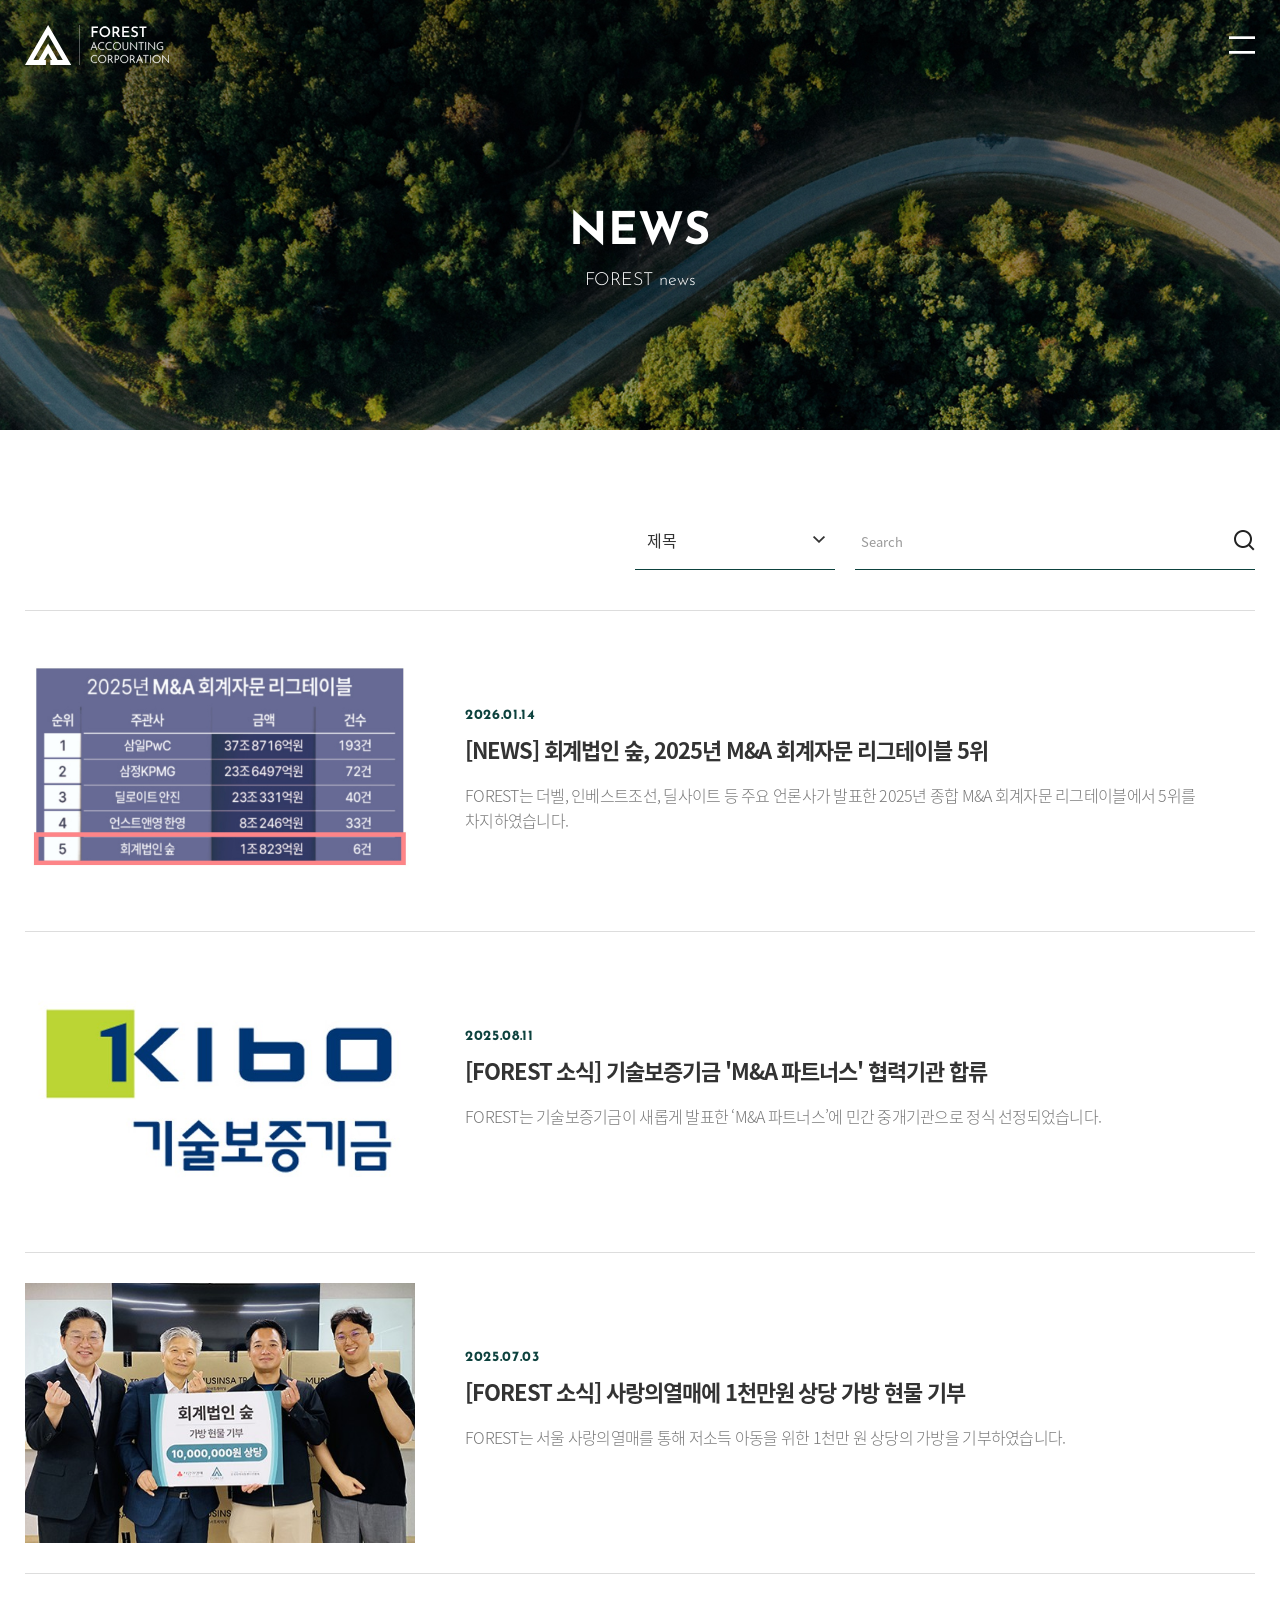
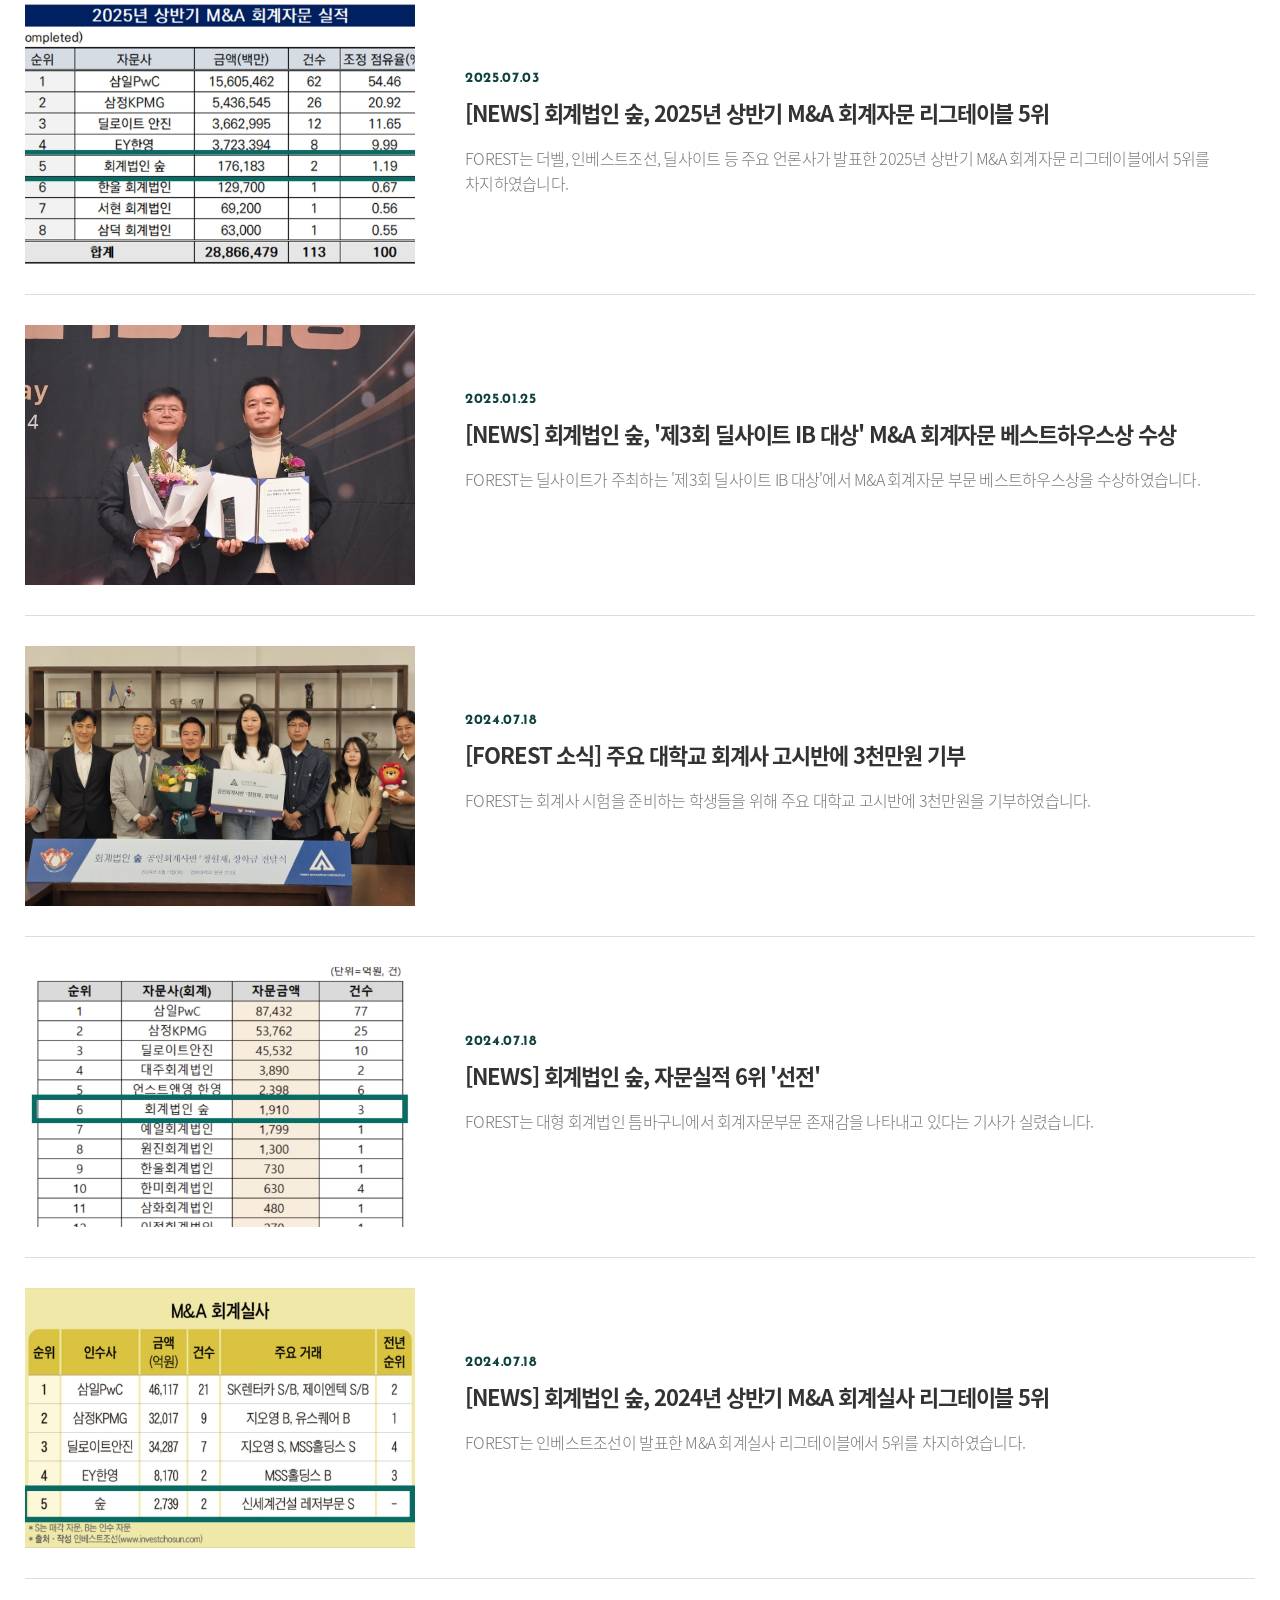
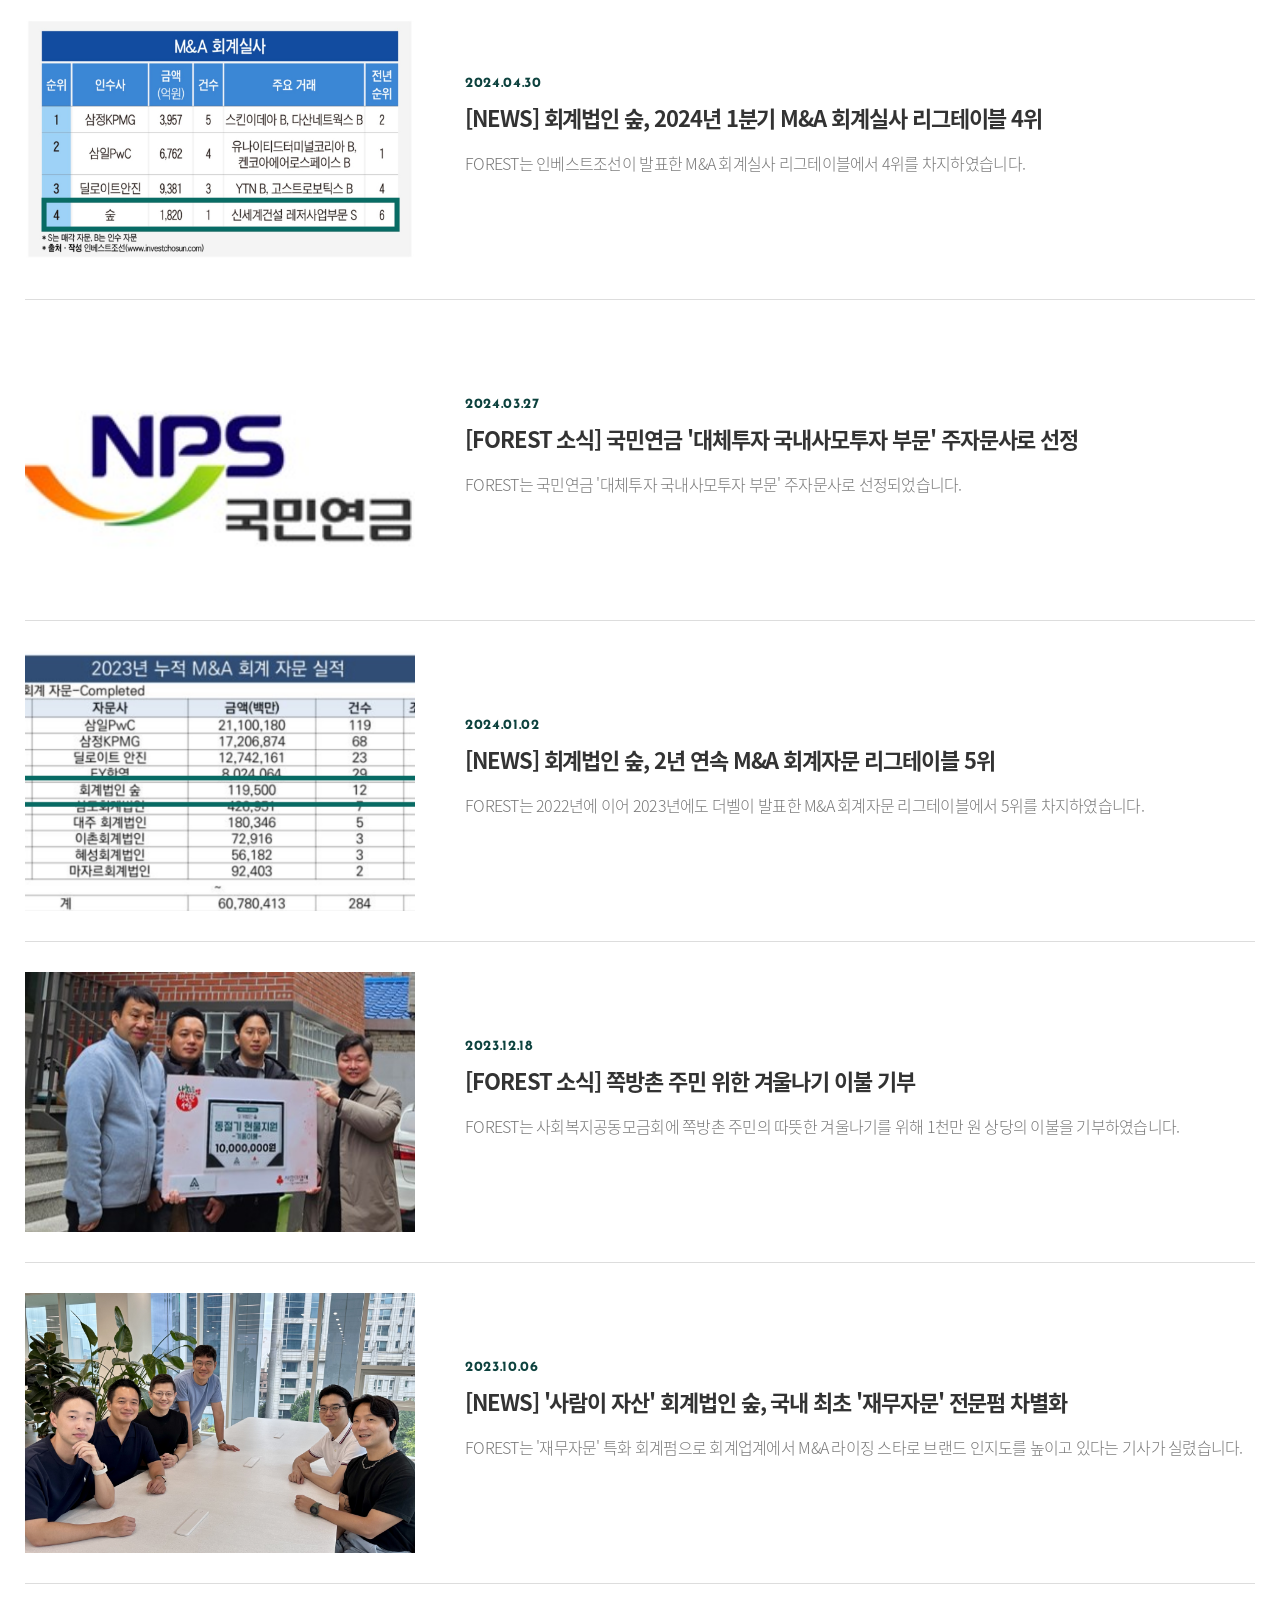
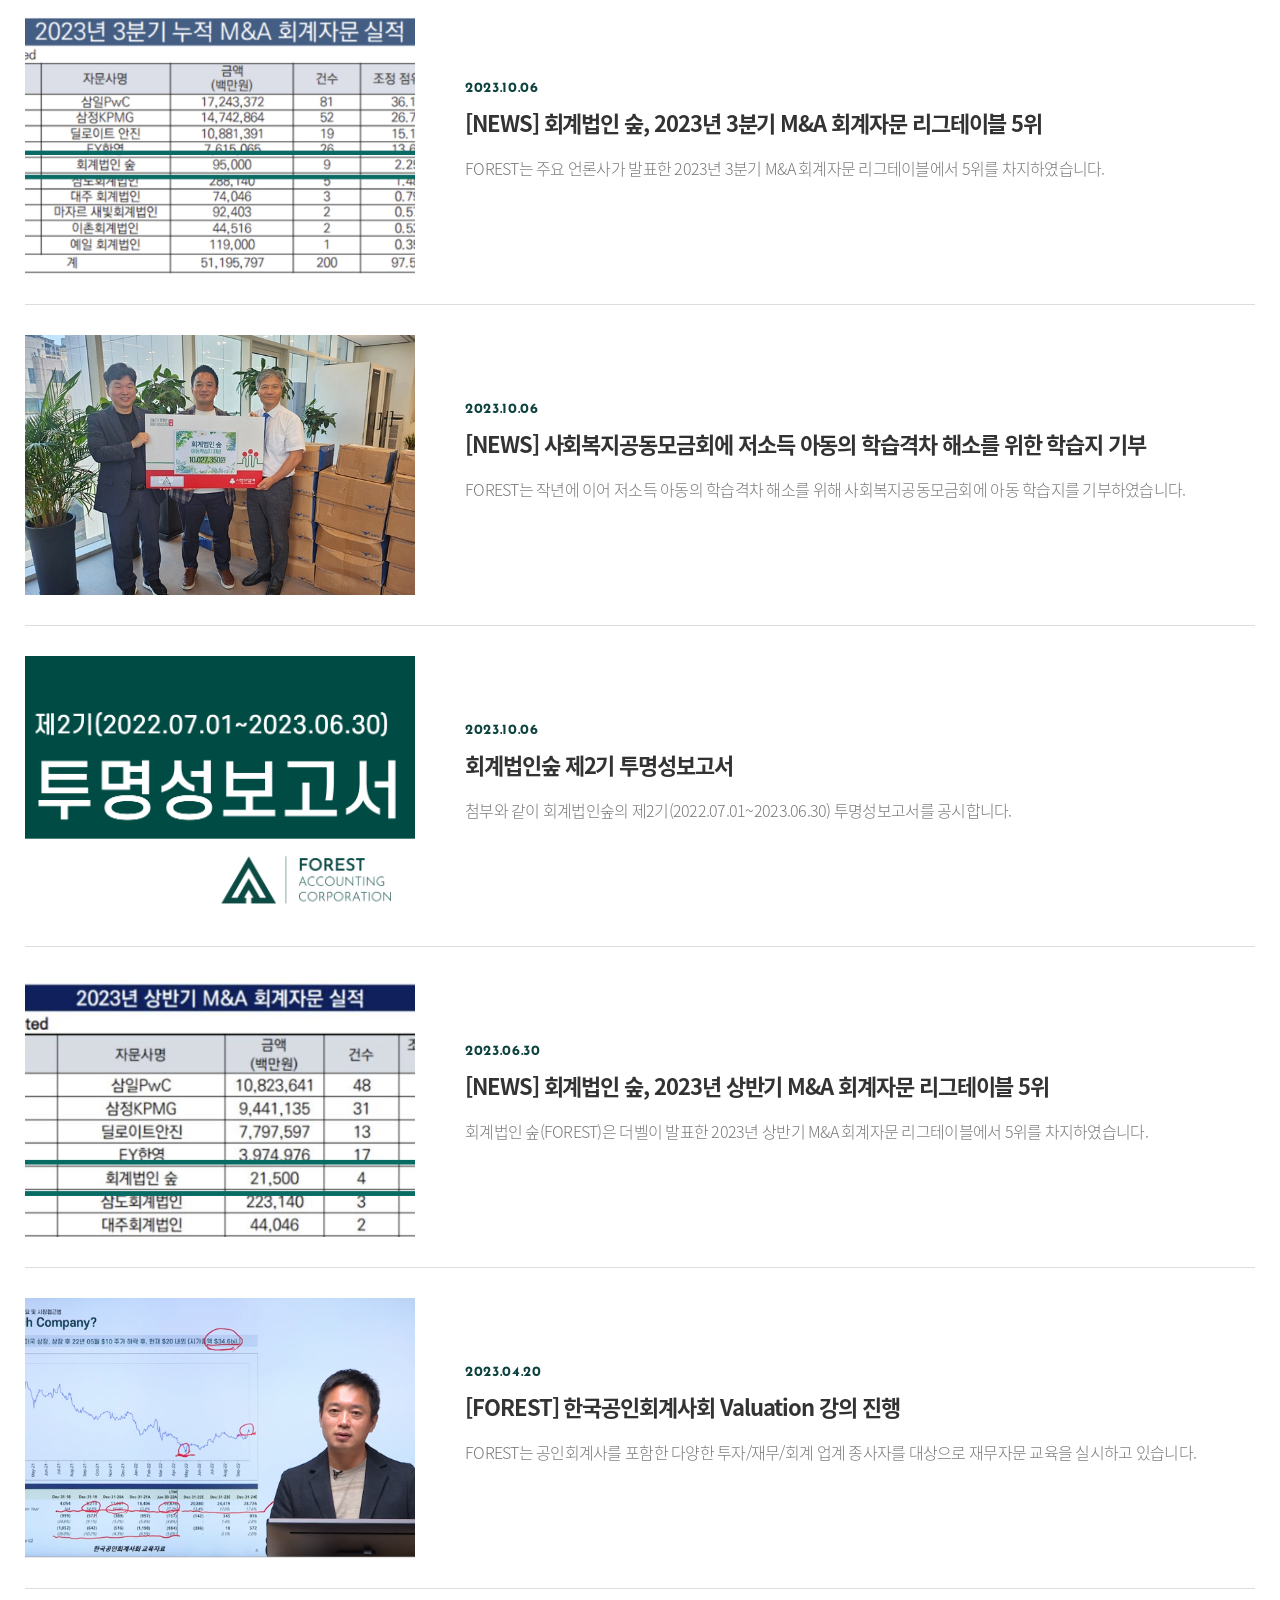
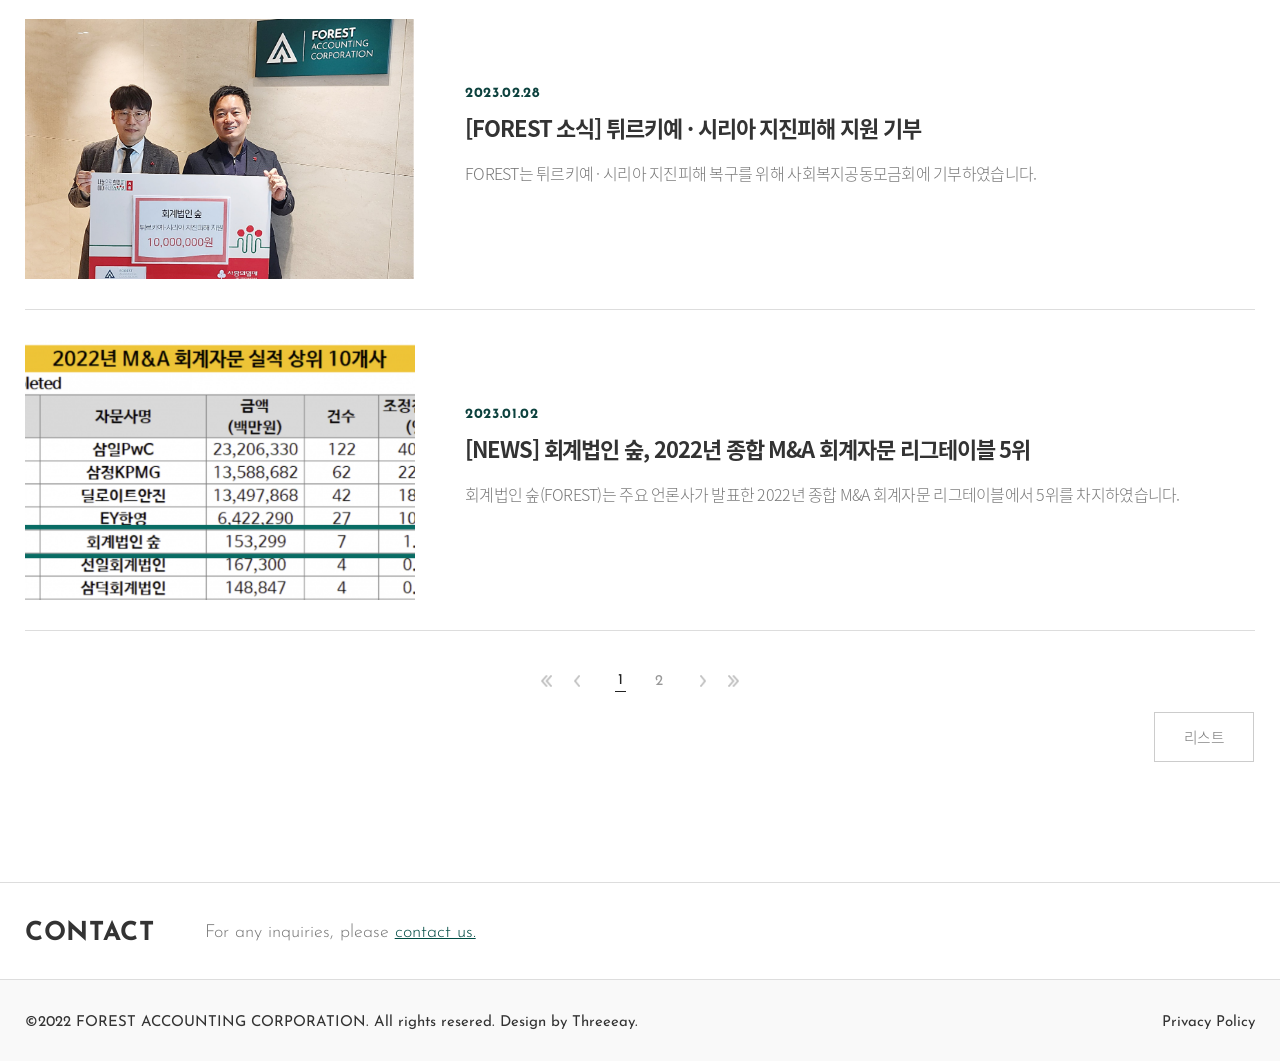
<file: sub/news.php.html>
<!DOCTYPE html PUBLIC "-//W3C//DTD XHTML 1.0 Transitional//EN" "http://www.w3.org/TR/xhtml1/DTD/xhtml1-transitional.dtd">
<html xmlns="http://www.w3.org/1999/xhtml" lang="ko" xml:lang="ko">
<head><script>
(function(){
  // 1. 기본 reload 차단
  const noop = function(){ console.log("Blocked reload"); };
  window.location.reload = noop;
  
  // 2. Sanity Live / Next.js Fast Refresh 웹소켓 & EventSource 끊김에 의한 무한 새로고침 차단
  window.EventSource = function(){ return { close:noop, addEventListener:noop, removeEventListener:noop, readyState:2 }; };
  window.WebSocket = function(){ return { send:noop, close:noop, addEventListener:noop, removeEventListener:noop, readyState:1 }; };

  // 3. location.replace / assign 을 통한 강제 이동 차단
  const _replace = window.location.replace;
  const _assign = window.location.assign;
  window.location.replace = function(url){ if(url !== window.location.href) _replace.call(window.location, url); };
  window.location.assign = function(url){ if(url !== window.location.href) _assign.call(window.location, url); };

  // 폼 submit 전송 차단 (백엔드로 데이터 전송 방지)
  document.addEventListener('DOMContentLoaded', function() {
    document.querySelectorAll('form').forEach(function(form) {
      form.removeAttribute('action');
      form.addEventListener('submit', function(e) { e.preventDefault(); }, true);
    });
  });
})();
</script>
<meta http-equiv="X-UA-Compatible" content="IE=Edge"/>
<meta http-equiv="Content-Type" content="text/html; charset=utf-8">
<meta name="Description" CONTENT="">
<meta name="keywords" CONTENT="">
<meta name="Classification" CONTENT="공인회계사,교육및출판업무">
<meta name="viewport" content="width=device-width">
<meta name="robots" content="index,follow" />
<link rel="canonical" href="/">
<link rel="shortcut icon" href="/img/favicon.ico" /><link rel="apple-touch-icon" href="/img/logo.png" />
<meta name="naver-site-verification" content="4e2bd1527db81c3fd972dc994a4698f5d5b81bfc" />
<meta property="og:type" content="website">  
<meta property="og:title" content="회계법인 숲">
<meta property="og:image" content="/img/logo_k.gif">
<meta property="og:description" content="">
<meta property="og:url" content="https://www.forestac.co.kr">
<meta property="al:web:url" content="https://www.forestac.co.kr">
<title>회계법인 숲</title>
<link rel="canonical" href="/">
<link rel="stylesheet" type="text/css" href="/comm/css/jquery.simpleLens.css">
<link rel="stylesheet" type="text/css" href="/comm/css/jquery.simpleGallery.css">

<link rel="stylesheet" href="../assets/code.jquery.com/ui/1.12.1/themes/base/jquery-ui.css">	<!-- 툴팁 css -->
<script src="../assets/code.jquery.com/jquery-1.12.4.js"></script>	<!-- 기본 제이쿼리 -->	
<script src="../assets/code.jquery.com/ui/1.12.1/jquery-ui.js"></script>	<!-- 툴팁 제이쿼리 -->
<script type='text/javascript' src='/comm/js/script.js?v=1774840780'></script>
<script type="text/javascript" src="/comm/js/slick.min.js"></script> 
<script type="text/javascript" src="/comm/js/TweenMax.min.js"></script>
<script type="text/javascript" src="/comm/js/webpublisher.js"></script> 
<script type="text/javascript" src="/comm/js/jquery.malihu.PageScroll2id.min.js"></script>


<script src="../assets/cdnjs.cloudflare.com/ajax/libs/waypoints/2.0.3/waypoints.min.js"></script>
<script type="text/javascript" src="/comm/js/jquery.counterup.js"></script>

<link rel="stylesheet"  href="/comm/css/swiper.css"  />
<script type="text/javascript" src="/comm/js/swiper.min.js"></script>


<!-- @@ 익스플로러 실행시 엣지 자동 전환 -->
<script type="text/javascript">
$(document).ready(function () {
	if(/MSIE \d|Trident.*rv:/.test(navigator.userAgent)) {
		window.location = 'microsoft-edge:' + window.location;
		setTimeout(function() {
		  window.location = 'https://go.microsoft.com/fwlink/?linkid=2135547';
		}, 1);
	  }
});
</script>


<link rel="stylesheet" type="text/css" href="/comm/css/sub.css?v=1774840780" />
<script defer type="text/javascript" src="/comm/js/sub.js"></script> 

<script>
  (function(i,s,o,g,r,a,m){i['GoogleAnalyticsObject']=r;i[r]=i[r]||function(){
  (i[r].q=i[r].q||[]).push(arguments)},i[r].l=1*new Date();a=s.createElement(o),
  m=s.getElementsByTagName(o)[0];a.async=1;a.src=g;m.parentNode.insertBefore(a,m)
  })(window,document,'script','../assets/google-analytics.com/analytics.js','ga');

  ga('create', 'UA-99019478-1', 'auto');
  ga('send', 'pageview');
</script>
<!-- # 툴팁 제이쿼리 실행 # -->
<script>
$(function() {
	$("img.icon_buy").tooltip();
});

</script>
</head>
<body>
<!-- wrap -->
<div id="wrap">
  
	   <div id="header">
         <div class="header_in">
            <h1>
							<a href="/" title="회계법인숲">
							  <svg xmlns="http://www.w3.org/2000/svg" xmlns:xlink="http://www.w3.org/1999/xlink" version="1.1" id="Layer_1" x="0px" y="0px" viewBox="0 0 449.44 124.9" style="enable-background:new 0 0 449.44 124.9;" xml:space="preserve">
<style type="text/css">
	.st0{fill:#FFFFFF;}
	.st1{fill:#FFFFFF;stroke:#FFFFFF;stroke-miterlimit:10;}
</style>
<path class="st0" d="M78.97,124.9h65.26L72.13,0L0,124.9h65.25v-15.44h-5.47l12.35-21.38l12.33,21.38h-5.49V124.9z M72.11,57.94  l-29.73,51.49H26.41l45.72-79.16l45.68,79.16h-15.96L72.11,57.94z"/>
<rect x="169.91" y="0" class="st0" width="1" height="124.9"/>
<polygon class="st0" points="207.89,4.53 227.91,4.53 227.91,9.61 213.19,9.61 213.19,18.89 226.01,18.89 226.01,23.92   213.19,23.92 213.19,37.51 207.89,37.51 "/>
<path class="st0" d="M232.3,21.06c0-2.29,0.44-4.45,1.31-6.48c0.88-2.02,2.08-3.82,3.62-5.39c1.54-1.57,3.33-2.8,5.37-3.69  c2.04-0.89,4.22-1.34,6.54-1.34c2.29,0,4.46,0.45,6.5,1.34c2.04,0.89,3.83,2.12,5.39,3.69c1.55,1.57,2.78,3.37,3.67,5.39  c0.89,2.02,1.34,4.18,1.34,6.48c0,2.33-0.45,4.51-1.34,6.54c-0.89,2.04-2.11,3.83-3.67,5.37c-1.56,1.54-3.35,2.74-5.39,3.6  c-2.04,0.86-4.21,1.29-6.5,1.29c-2.36,0-4.54-0.43-6.57-1.29c-2.02-0.86-3.8-2.05-5.34-3.58c-1.54-1.52-2.75-3.31-3.62-5.35  C232.74,25.62,232.3,23.42,232.3,21.06 M237.74,21.06c0,1.63,0.29,3.16,0.88,4.58c0.59,1.42,1.41,2.66,2.47,3.74  c1.06,1.07,2.28,1.91,3.67,2.51c1.39,0.6,2.9,0.9,4.53,0.9c1.57,0,3.04-0.3,4.42-0.9c1.37-0.6,2.57-1.44,3.6-2.51  c1.03-1.07,1.83-2.32,2.42-3.74c0.59-1.42,0.88-2.94,0.88-4.58c0-1.66-0.3-3.2-0.91-4.62c-0.6-1.42-1.42-2.67-2.45-3.76  c-1.03-1.09-2.24-1.93-3.62-2.54c-1.39-0.6-2.88-0.91-4.48-0.91c-1.6,0-3.1,0.3-4.48,0.91c-1.39,0.6-2.6,1.45-3.65,2.54  c-1.04,1.09-1.85,2.35-2.42,3.78C238.02,17.9,237.74,19.43,237.74,21.06"/>
<path class="st0" d="M282.35,4.53c1.81,0,3.47,0.23,4.98,0.7c1.51,0.47,2.79,1.15,3.85,2.06c1.06,0.91,1.88,2.01,2.47,3.33  c0.59,1.31,0.88,2.82,0.88,4.51c0,1.3-0.2,2.6-0.59,3.89c-0.39,1.3-1.03,2.47-1.92,3.51c-0.89,1.04-2.06,1.89-3.51,2.54  c-1.45,0.65-3.25,0.97-5.39,0.97h-4.76v11.46h-5.3V4.53H282.35z M283.07,20.97c1.18,0,2.16-0.19,2.94-0.57  c0.78-0.38,1.4-0.85,1.83-1.43c0.44-0.57,0.75-1.18,0.95-1.83c0.2-0.65,0.3-1.26,0.3-1.83c0-0.54-0.09-1.14-0.27-1.79  c-0.18-0.65-0.49-1.27-0.93-1.86c-0.44-0.59-1.04-1.08-1.79-1.47c-0.75-0.39-1.71-0.59-2.85-0.59h-4.89v11.37H283.07z M288.78,24.1  l8.42,13.41h-6.11l-8.6-13.27L288.78,24.1z"/>
<polygon class="st0" points="303.41,4.53 325.28,4.53 325.28,9.61 308.71,9.61 308.71,18.39 323.47,18.39 323.47,23.47   308.71,23.47 308.71,32.43 325.92,32.43 325.92,37.51 303.41,37.51 "/>
<path class="st0" d="M350.51,11.24c-1.18-0.6-2.43-1.12-3.76-1.56c-1.33-0.44-2.6-0.66-3.8-0.66c-1.63,0-2.92,0.36-3.87,1.09  c-0.95,0.72-1.43,1.72-1.43,2.99c0,0.91,0.32,1.7,0.97,2.38c0.65,0.68,1.5,1.27,2.54,1.77c1.04,0.5,2.14,0.97,3.28,1.43  c1,0.36,1.98,0.79,2.97,1.29c0.98,0.5,1.86,1.11,2.65,1.83c0.78,0.72,1.4,1.62,1.86,2.69c0.45,1.07,0.68,2.39,0.68,3.96  c0,1.72-0.43,3.3-1.29,4.73c-0.86,1.43-2.11,2.57-3.74,3.42c-1.63,0.85-3.61,1.27-5.93,1.27c-1.39,0-2.74-0.15-4.05-0.45  c-1.31-0.3-2.56-0.72-3.74-1.25c-1.18-0.53-2.26-1.12-3.26-1.79l2.36-4.12c0.72,0.54,1.55,1.04,2.49,1.5  c0.94,0.45,1.9,0.82,2.9,1.09c1,0.27,1.93,0.41,2.81,0.41c0.94,0,1.86-0.16,2.79-0.48c0.92-0.32,1.69-0.82,2.31-1.52  c0.62-0.69,0.93-1.62,0.93-2.76c0-0.94-0.26-1.74-0.79-2.4c-0.53-0.66-1.23-1.25-2.11-1.74c-0.88-0.5-1.83-0.94-2.85-1.34  c-1.03-0.39-2.07-0.83-3.12-1.31c-1.06-0.48-2.05-1.08-2.97-1.79c-0.92-0.71-1.67-1.58-2.24-2.6c-0.57-1.03-0.86-2.29-0.86-3.8  c0-1.81,0.42-3.38,1.27-4.71c0.84-1.33,2.02-2.39,3.51-3.17c1.5-0.78,3.22-1.21,5.19-1.27c2.32,0,4.31,0.28,5.96,0.84  c1.65,0.56,3.1,1.23,4.37,2.02L350.51,11.24z"/>
<polygon class="st0" points="357.08,4.53 379.13,4.53 379.13,9.61 370.62,9.61 370.62,37.51 365.37,37.51 365.37,9.61 357.08,9.61   "/>
<path class="st1" d="M205.07,77.81l10.08-24.89h0.13l10.08,24.89h-1.85l-8.77-22.27l1.14-0.64l-9.17,22.91H205.07z M209.94,68.37  h10.58l0.47,1.54h-11.45L209.94,68.37z"/>
<path class="st1" d="M247.06,76.23c-0.52,0.31-1.11,0.62-1.78,0.91c-0.67,0.29-1.41,0.52-2.22,0.69c-0.81,0.17-1.68,0.25-2.62,0.25  c-1.81,0-3.46-0.32-4.94-0.96c-1.48-0.64-2.74-1.51-3.8-2.62c-1.05-1.11-1.86-2.39-2.44-3.83c-0.57-1.44-0.86-2.98-0.86-4.62  c0-1.75,0.3-3.37,0.91-4.87c0.6-1.5,1.46-2.81,2.55-3.93c1.1-1.12,2.37-1.99,3.83-2.62c1.46-0.63,3.03-0.94,4.74-0.94  c1.25,0,2.43,0.17,3.53,0.5c1.1,0.34,2.09,0.77,2.99,1.31l-0.71,1.51c-0.78-0.49-1.67-0.91-2.65-1.24c-0.99-0.33-2.03-0.5-3.12-0.5  c-1.41,0-2.74,0.27-4,0.82c-1.25,0.55-2.36,1.31-3.31,2.28c-0.95,0.97-1.7,2.11-2.23,3.41c-0.54,1.3-0.81,2.7-0.81,4.2  c0,1.43,0.24,2.79,0.72,4.06c0.48,1.28,1.18,2.4,2.08,3.36c0.91,0.96,2,1.72,3.28,2.27c1.28,0.55,2.7,0.82,4.27,0.82  c1.16,0,2.23-0.16,3.21-0.49c0.97-0.33,1.84-0.73,2.6-1.23L247.06,76.23z"/>
<path class="st1" d="M270.27,76.23c-0.52,0.31-1.11,0.62-1.78,0.91c-0.67,0.29-1.41,0.52-2.22,0.69c-0.81,0.17-1.68,0.25-2.62,0.25  c-1.81,0-3.46-0.32-4.94-0.96c-1.48-0.64-2.74-1.51-3.8-2.62c-1.05-1.11-1.86-2.39-2.44-3.83c-0.57-1.44-0.86-2.98-0.86-4.62  c0-1.75,0.3-3.37,0.91-4.87c0.6-1.5,1.46-2.81,2.55-3.93c1.1-1.12,2.37-1.99,3.83-2.62c1.46-0.63,3.04-0.94,4.74-0.94  c1.25,0,2.43,0.17,3.53,0.5c1.1,0.34,2.09,0.77,2.99,1.31l-0.71,1.51c-0.78-0.49-1.67-0.91-2.65-1.24c-0.99-0.33-2.03-0.5-3.12-0.5  c-1.41,0-2.74,0.27-4,0.82c-1.25,0.55-2.36,1.31-3.31,2.28c-0.95,0.97-1.7,2.11-2.23,3.41c-0.54,1.3-0.81,2.7-0.81,4.2  c0,1.43,0.24,2.79,0.72,4.06c0.48,1.28,1.18,2.4,2.08,3.36c0.91,0.96,2,1.72,3.28,2.27c1.28,0.55,2.7,0.82,4.27,0.82  c1.16,0,2.23-0.16,3.21-0.49c0.97-0.33,1.84-0.73,2.6-1.23L270.27,76.23z"/>
<path class="st1" d="M274.84,65.92c0-1.68,0.31-3.25,0.94-4.72c0.63-1.47,1.5-2.76,2.62-3.9c1.12-1.13,2.41-2.01,3.88-2.65  c1.47-0.64,3.04-0.96,4.72-0.96c1.68,0,3.26,0.32,4.74,0.96c1.48,0.64,2.78,1.52,3.9,2.65c1.12,1.13,2,2.43,2.64,3.9  c0.64,1.47,0.96,3.04,0.96,4.72c0,1.68-0.32,3.25-0.96,4.72c-0.64,1.47-1.52,2.76-2.64,3.88c-1.12,1.12-2.42,1.99-3.9,2.62  c-1.48,0.63-3.06,0.94-4.74,0.94c-1.68,0-3.25-0.3-4.72-0.91c-1.47-0.6-2.76-1.46-3.88-2.55c-1.12-1.1-1.99-2.38-2.62-3.86  C275.15,69.28,274.84,67.67,274.84,65.92 M276.52,65.96c0,1.46,0.27,2.82,0.81,4.1c0.54,1.28,1.29,2.4,2.25,3.36  c0.96,0.96,2.08,1.72,3.34,2.27c1.26,0.55,2.61,0.82,4.05,0.82c1.48,0,2.86-0.27,4.13-0.82c1.28-0.55,2.4-1.3,3.36-2.27  c0.96-0.96,1.72-2.08,2.27-3.36c0.55-1.28,0.82-2.65,0.82-4.13c0-1.46-0.27-2.83-0.82-4.12c-0.55-1.29-1.3-2.42-2.27-3.39  c-0.96-0.97-2.08-1.74-3.36-2.3c-1.28-0.56-2.64-0.84-4.1-0.84c-1.48,0-2.85,0.29-4.13,0.86c-1.28,0.57-2.39,1.35-3.34,2.33  c-0.95,0.98-1.69,2.12-2.22,3.41C276.78,63.16,276.52,64.52,276.52,65.96"/>
<path class="st1" d="M306.82,69.75c0,1.39,0.29,2.59,0.86,3.59c0.57,1.01,1.35,1.79,2.33,2.33c0.99,0.55,2.11,0.82,3.36,0.82  c1.28,0,2.41-0.27,3.41-0.82c1-0.55,1.78-1.33,2.35-2.33c0.57-1.01,0.86-2.21,0.86-3.59V53.96h1.61v15.89c0,1.72-0.36,3.2-1.09,4.43  c-0.73,1.23-1.71,2.17-2.96,2.82c-1.24,0.65-2.64,0.97-4.18,0.97c-1.54,0-2.94-0.32-4.18-0.97c-1.24-0.65-2.22-1.59-2.94-2.82  c-0.72-1.23-1.08-2.71-1.08-4.43V53.96h1.65V69.75z"/>
<polygon class="st1" points="349.01,78.38 330.19,57.19 330.63,56.85 330.67,77.81 329.05,77.81 329.05,53.46 329.15,53.46   347.96,74.82 347.53,74.96 347.49,53.96 349.07,53.96 349.07,78.38 "/>
<polygon class="st1" points="354.75,53.96 370.37,53.96 370.37,55.54 363.35,55.54 363.35,77.81 361.7,77.81 361.7,55.54   354.75,55.54 "/>
<rect x="376.04" y="53.96" class="st1" width="1.65" height="23.85"/>
<polygon class="st1" points="405.23,78.38 386.42,57.19 386.86,56.85 386.89,77.81 385.28,77.81 385.28,53.46 385.38,53.46   404.19,74.82 403.76,74.96 403.72,53.96 405.3,53.96 405.3,78.38 "/>
<path class="st1" d="M430.9,76.13c-0.4,0.27-0.89,0.52-1.46,0.76c-0.57,0.23-1.18,0.44-1.83,0.62c-0.65,0.18-1.32,0.32-2,0.42  c-0.68,0.1-1.33,0.15-1.93,0.15c-1.88,0-3.58-0.31-5.09-0.92c-1.51-0.62-2.8-1.47-3.88-2.55c-1.08-1.09-1.9-2.35-2.47-3.79  c-0.57-1.44-0.86-3.01-0.86-4.69c0-1.81,0.32-3.48,0.96-5.01c0.64-1.52,1.52-2.84,2.64-3.95c1.12-1.11,2.42-1.97,3.9-2.57  c1.48-0.6,3.05-0.91,4.7-0.91c1.25,0,2.43,0.16,3.54,0.47c1.11,0.31,2.11,0.74,3.01,1.28l-0.6,1.48c-0.52-0.31-1.1-0.59-1.75-0.82  c-0.65-0.23-1.32-0.42-2-0.55c-0.68-0.13-1.36-0.2-2.03-0.2c-1.52,0-2.93,0.27-4.23,0.81c-1.3,0.54-2.43,1.29-3.39,2.25  c-0.96,0.96-1.71,2.09-2.25,3.39c-0.54,1.3-0.81,2.71-0.81,4.23c0,1.48,0.25,2.85,0.76,4.12c0.5,1.27,1.22,2.37,2.15,3.33  c0.93,0.95,2.04,1.69,3.34,2.22c1.3,0.53,2.74,0.79,4.33,0.79c0.94,0,1.92-0.11,2.96-0.34c1.03-0.22,1.92-0.55,2.65-0.97v-6.62  h-5.38v-1.58h7.02V76.13z"/>
<path class="st1" d="M224.29,116.54c-0.52,0.31-1.11,0.62-1.78,0.91c-0.67,0.29-1.41,0.52-2.22,0.69c-0.81,0.17-1.68,0.25-2.62,0.25  c-1.81,0-3.46-0.32-4.94-0.96c-1.48-0.64-2.74-1.51-3.8-2.62c-1.05-1.11-1.86-2.39-2.44-3.83c-0.57-1.44-0.86-2.98-0.86-4.62  c0-1.75,0.3-3.37,0.91-4.87c0.6-1.5,1.46-2.81,2.55-3.93c1.1-1.12,2.37-1.99,3.83-2.62c1.46-0.63,3.04-0.94,4.74-0.94  c1.25,0,2.43,0.17,3.53,0.5c1.1,0.34,2.09,0.77,2.99,1.31l-0.71,1.51c-0.78-0.49-1.67-0.91-2.65-1.24c-0.99-0.34-2.03-0.5-3.12-0.5  c-1.41,0-2.74,0.27-4,0.82c-1.25,0.55-2.36,1.31-3.31,2.28c-0.95,0.97-1.7,2.11-2.23,3.41c-0.54,1.3-0.81,2.7-0.81,4.2  c0,1.43,0.24,2.79,0.72,4.06c0.48,1.28,1.18,2.4,2.08,3.36c0.91,0.96,2,1.72,3.27,2.27c1.28,0.55,2.7,0.82,4.27,0.82  c1.16,0,2.23-0.16,3.21-0.49c0.97-0.33,1.84-0.73,2.6-1.23L224.29,116.54z"/>
<path class="st1" d="M228.85,106.23c0-1.68,0.31-3.25,0.94-4.72c0.63-1.47,1.5-2.77,2.62-3.9c1.12-1.13,2.41-2.02,3.88-2.65  c1.47-0.64,3.04-0.96,4.72-0.96c1.68,0,3.26,0.32,4.74,0.96c1.48,0.64,2.78,1.52,3.9,2.65c1.12,1.13,2,2.43,2.64,3.9  c0.64,1.47,0.96,3.04,0.96,4.72c0,1.68-0.32,3.25-0.96,4.72c-0.64,1.47-1.52,2.76-2.64,3.88c-1.12,1.12-2.42,1.99-3.9,2.62  c-1.48,0.63-3.06,0.94-4.74,0.94c-1.68,0-3.25-0.3-4.72-0.91c-1.47-0.61-2.76-1.46-3.88-2.55c-1.12-1.1-1.99-2.39-2.62-3.86  C229.17,109.59,228.85,107.98,228.85,106.23 M230.53,106.26c0,1.46,0.27,2.82,0.81,4.1c0.54,1.28,1.29,2.4,2.25,3.36  c0.96,0.96,2.08,1.72,3.34,2.27c1.26,0.55,2.61,0.82,4.05,0.82c1.48,0,2.86-0.27,4.13-0.82c1.28-0.55,2.4-1.3,3.36-2.27  c0.96-0.96,1.72-2.08,2.27-3.36c0.55-1.28,0.82-2.65,0.82-4.13c0-1.46-0.27-2.83-0.82-4.12c-0.55-1.29-1.3-2.42-2.27-3.39  c-0.96-0.97-2.08-1.74-3.36-2.3c-1.28-0.56-2.64-0.84-4.1-0.84c-1.48,0-2.85,0.29-4.13,0.86c-1.28,0.57-2.39,1.35-3.34,2.33  c-0.95,0.99-1.69,2.12-2.22,3.41C230.8,103.47,230.53,104.83,230.53,106.26"/>
<path class="st1" d="M264.76,94.27c0.9,0,1.79,0.13,2.67,0.39c0.88,0.26,1.69,0.66,2.42,1.21c0.73,0.55,1.32,1.25,1.76,2.1  c0.45,0.85,0.67,1.87,0.67,3.06c0,0.9-0.13,1.76-0.4,2.6c-0.27,0.84-0.7,1.6-1.31,2.27c-0.61,0.67-1.39,1.21-2.35,1.61  c-0.96,0.4-2.15,0.6-3.56,0.6h-3.7v10.01h-1.64V94.27H264.76z M264.56,106.53c1.19,0,2.17-0.17,2.96-0.5  c0.78-0.34,1.4-0.77,1.85-1.31c0.45-0.54,0.77-1.13,0.96-1.76c0.19-0.64,0.29-1.26,0.29-1.86c0-0.72-0.13-1.39-0.39-2.02  c-0.26-0.63-0.63-1.18-1.12-1.66c-0.49-0.48-1.09-0.86-1.78-1.14c-0.69-0.28-1.47-0.42-2.32-0.42h-4.03v10.68H264.56z   M267.99,107.27l6.62,10.85h-1.92l-6.65-10.82L267.99,107.27z"/>
<path class="st1" d="M286.09,94.27c1.48,0,2.77,0.25,3.88,0.76c1.11,0.5,1.97,1.25,2.59,2.25c0.62,1,0.92,2.25,0.92,3.75  c0,0.9-0.14,1.76-0.42,2.6c-0.28,0.84-0.73,1.6-1.34,2.27c-0.62,0.67-1.4,1.21-2.35,1.61c-0.95,0.4-2.1,0.6-3.44,0.6h-3.7v10.01  h-1.65V94.27H286.09z M285.92,106.53c1.16,0,2.13-0.18,2.91-0.55c0.77-0.37,1.38-0.84,1.81-1.41c0.44-0.57,0.75-1.17,0.94-1.8  c0.19-0.63,0.29-1.21,0.29-1.75c0-0.76-0.12-1.46-0.37-2.08c-0.25-0.63-0.61-1.17-1.09-1.63c-0.48-0.46-1.07-0.82-1.76-1.07  c-0.69-0.26-1.49-0.39-2.38-0.39h-4.03v10.68H285.92z"/>
<path class="st1" d="M297.68,106.23c0-1.68,0.31-3.25,0.94-4.72c0.63-1.47,1.5-2.77,2.62-3.9c1.12-1.13,2.41-2.02,3.88-2.65  c1.47-0.64,3.04-0.96,4.72-0.96c1.68,0,3.26,0.32,4.74,0.96c1.48,0.64,2.78,1.52,3.9,2.65c1.12,1.13,2,2.43,2.64,3.9  c0.64,1.47,0.96,3.04,0.96,4.72c0,1.68-0.32,3.25-0.96,4.72c-0.64,1.47-1.52,2.76-2.64,3.88c-1.12,1.12-2.42,1.99-3.9,2.62  c-1.48,0.63-3.06,0.94-4.74,0.94c-1.68,0-3.25-0.3-4.72-0.91c-1.47-0.61-2.76-1.46-3.88-2.55c-1.12-1.1-1.99-2.39-2.62-3.86  C297.99,109.59,297.68,107.98,297.68,106.23 M299.36,106.26c0,1.46,0.27,2.82,0.81,4.1c0.54,1.28,1.29,2.4,2.25,3.36  c0.96,0.96,2.08,1.72,3.34,2.27c1.26,0.55,2.61,0.82,4.05,0.82c1.48,0,2.86-0.27,4.13-0.82c1.28-0.55,2.4-1.3,3.36-2.27  c0.96-0.96,1.72-2.08,2.27-3.36c0.55-1.28,0.82-2.65,0.82-4.13c0-1.46-0.27-2.83-0.82-4.12c-0.55-1.29-1.3-2.42-2.27-3.39  c-0.96-0.97-2.08-1.74-3.36-2.3c-1.28-0.56-2.64-0.84-4.1-0.84c-1.48,0-2.85,0.29-4.13,0.86s-2.39,1.35-3.34,2.33  c-0.95,0.99-1.69,2.12-2.22,3.41C299.62,103.47,299.36,104.83,299.36,106.26"/>
<path class="st1" d="M333.59,94.27c0.9,0,1.79,0.13,2.67,0.39c0.88,0.26,1.69,0.66,2.42,1.21c0.73,0.55,1.32,1.25,1.76,2.1  c0.45,0.85,0.67,1.87,0.67,3.06c0,0.9-0.13,1.76-0.4,2.6c-0.27,0.84-0.7,1.6-1.31,2.27c-0.6,0.67-1.39,1.21-2.35,1.61  c-0.96,0.4-2.15,0.6-3.56,0.6h-3.7v10.01h-1.64V94.27H333.59z M333.39,106.53c1.19,0,2.17-0.17,2.96-0.5  c0.78-0.34,1.4-0.77,1.85-1.31c0.45-0.54,0.77-1.13,0.96-1.76c0.19-0.64,0.29-1.26,0.29-1.86c0-0.72-0.13-1.39-0.39-2.02  c-0.26-0.63-0.63-1.18-1.12-1.66c-0.49-0.48-1.09-0.86-1.78-1.14c-0.69-0.28-1.47-0.42-2.32-0.42h-4.03v10.68H333.39z   M336.81,107.27l6.62,10.85h-1.92l-6.65-10.82L336.81,107.27z"/>
<path class="st1" d="M347.33,118.12l10.08-24.89h0.13l10.08,24.89h-1.85L357,95.85l1.14-0.64l-9.17,22.91H347.33z M352.2,108.68  h10.58l0.47,1.54h-11.45L352.2,108.68z"/>
<polygon class="st1" points="369.43,94.27 385.05,94.27 385.05,95.85 378.03,95.85 378.03,118.12 376.38,118.12 376.38,95.85   369.43,95.85 "/>
<rect x="390.72" y="94.27" class="st1" width="1.65" height="23.85"/>
<path class="st1" d="M398.45,106.23c0-1.68,0.31-3.25,0.94-4.72c0.63-1.47,1.5-2.77,2.62-3.9c1.12-1.13,2.41-2.02,3.88-2.65  c1.47-0.64,3.04-0.96,4.72-0.96c1.68,0,3.26,0.32,4.74,0.96c1.48,0.64,2.78,1.52,3.9,2.65c1.12,1.13,2,2.43,2.64,3.9  c0.64,1.47,0.96,3.04,0.96,4.72c0,1.68-0.32,3.25-0.96,4.72c-0.64,1.47-1.52,2.76-2.64,3.88c-1.12,1.12-2.42,1.99-3.9,2.62  c-1.48,0.63-3.06,0.94-4.74,0.94c-1.68,0-3.25-0.3-4.72-0.91c-1.47-0.61-2.76-1.46-3.88-2.55c-1.12-1.1-1.99-2.39-2.62-3.86  C398.76,109.59,398.45,107.98,398.45,106.23 M400.13,106.26c0,1.46,0.27,2.82,0.81,4.1c0.54,1.28,1.29,2.4,2.25,3.36  c0.96,0.96,2.08,1.72,3.34,2.27c1.26,0.55,2.61,0.82,4.05,0.82c1.48,0,2.86-0.27,4.13-0.82c1.28-0.55,2.4-1.3,3.36-2.27  c0.96-0.96,1.72-2.08,2.27-3.36c0.55-1.28,0.82-2.65,0.82-4.13c0-1.46-0.27-2.83-0.82-4.12c-0.55-1.29-1.3-2.42-2.27-3.39  s-2.08-1.74-3.36-2.3c-1.28-0.56-2.64-0.84-4.1-0.84c-1.48,0-2.85,0.29-4.13,0.86c-1.28,0.57-2.39,1.35-3.34,2.33  c-0.95,0.99-1.69,2.12-2.22,3.41C400.39,103.47,400.13,104.83,400.13,106.26"/>
<polygon class="st1" points="448.87,118.69 430.06,97.5 430.49,97.16 430.53,118.12 428.92,118.12 428.92,93.77 429.02,93.77   447.83,115.13 447.39,115.27 447.36,94.27 448.94,94.27 448.94,118.69 "/>
</svg>
							</a>
						</h1>
            <ul class="topUtil">
               <!-- <li class="sitemap menuBtn"><a href="/other/sitemap.php">사이트맵</a></li> -->
               <li class="btnMenu_m menuBtn"><a>메뉴</a></li>
            </ul>   
         </div>
      </div>


<!--[s] 모바일 menuArea -->
<div id="menuArea" class="header_mobile" style="display:none;">
	<div class="menuList">
		<h2><a href="/" target="_self"><img src="/img/menu_logo.svg" alt="회계법인숲"/></a></h2>
		<ul class="list">
			<li><a href="/sub/forest.php">FOREST</a></li>
			<li><a href="/sub/expertise.php">EXPERTISE</a></li>
			<li><a href="/sub/solution.php">SOLUTION</a></li>
			<li><a href="/sub/team.php">TEAM</a></li>
			<li><a href="/sub/news.php">NEWS</a></li>
			<li><a href="/sub/contact.php">CONTACT</a></li>
		</ul>
		<div class="mail">
			<dl>
				<dt>MAIL</dt>
				<dd>FORESTAC@forestac.co.kr</dd>
			</dl>
		</div>
		<button type="button" class="btnMenu_mClose" title="메뉴닫기"></button>
	</div>
</div>
<!--[e] 모바일 menuArea -->

  

  		<!-- Visual -->
		<div id="visual">
			<div class="bg subtop_news"></div>
			<h2>NEWS<span>FOREST news</span></h2>
		</div> 
		<!--//Visual -->
	
  <!-- Contents -->
  <div id="contents">

    



  
      



 
	









<div class="basicCont2 sub_effect"><script Language="JavaScript" src="/admin/js/lib2.js"></script>
<link href="/admin/bbs/skin/photoBasic/style.css" rel="stylesheet" type="text/css">
<!-- 카테고리 -->

<!-- 카테고리 끝-->




<!-- 검색 -->
<dl class="bbs_search">
<form name="sfrm" action="/sub/news.php">
<input type="hidden" name="code" value="news">
<input type="hidden" name="category" value="">
<input type="hidden" name="pos" value="">
<input type="hidden" name="code_page" value="news">
	<dt>
		<select name="searchopt" class="select" title="검색조건을 선택하세요" />
			<option value="subject">제목</option>
			<option value="content">내용</option>
			<option value="subcon">제목 + 내용</option>
		</select>	
		<script language="javascript">
		<!--
		searchopt = document.sfrm.searchopt;
		for(ii=0; ii<searchopt.length; ii++){
		 if(searchopt.options[ii].value == "")
			searchopt.options[ii].selected = true;
		}
		-->				
		</script>
	</dt>
	<dd class="sinput"><input name="searchkey" type="text" class="search_input" value="" title="Search" placeholder="Search" size="35" /><input type="submit" value="검색" align="absmiddle" title="검색" class="btn_b_s" /></dd>
</form>
</dl>  
<!-- 검색 끝 -->

<!-- 게시물 시작 -->
<div class="news_list">	


<dl>
	 	 <a href="/sub/news.php?ptype=view&idx=296&page=1&code=news">
		 <dt><img src="/admin/bbs/skin/photoBasic/image/blank_img.png" style="background-image:url('/admin/data/bbs/news/M2601151018066_1.jpg')" alt="[NEWS] 회계법인 숲, 2025년 M&A 회계자문 리그테이블 5위" /></dt>
		 <dd>
			 <small class="eng">2026.01.14</small>
			 <h4>[NEWS] 회계법인 숲, 2025년 M&A 회계자문 리그테이블 5위</h4>
			 <div class="txt">FOREST는 더벨, 인베스트조선, 딜사이트 등 주요 언론사가 발표한 2025년 종합 M&A 회계자문 리그테이블에서 5위를 차지하였습니다.</div>
		 </dd>
	 </a>
</dl>
	


<dl>
	 	 <a href="/sub/news.php?ptype=view&idx=292&page=1&code=news">
		 <dt><img src="/admin/bbs/skin/photoBasic/image/blank_img.png" style="background-image:url('/admin/data/bbs/news/M2508180758509_1.jpg')" alt="[FOREST 소식] 기술보증기금 'M&A 파트너스' 협력기관 합류" /></dt>
		 <dd>
			 <small class="eng">2025.08.11</small>
			 <h4>[FOREST 소식] 기술보증기금 'M&A 파트너스' 협력기관 합류</h4>
			 <div class="txt">FOREST는 기술보증기금이 새롭게 발표한 ‘M&A 파트너스’에 민간 중개기관으로 정식 선정되었습니다.</div>
		 </dd>
	 </a>
</dl>
	


<dl>
	 	 <a href="/sub/news.php?ptype=view&idx=291&page=1&code=news">
		 <dt><img src="/admin/bbs/skin/photoBasic/image/blank_img.png" style="background-image:url('/admin/data/bbs/news/M2507030203062_1.jpg')" alt="[FOREST 소식] 사랑의열매에 1천만원 상당 가방 현물 기부" /></dt>
		 <dd>
			 <small class="eng">2025.07.03</small>
			 <h4>[FOREST 소식] 사랑의열매에 1천만원 상당 가방 현물 기부</h4>
			 <div class="txt">FOREST는 서울 사랑의열매를 통해 저소득 아동을 위한 1천만 원 상당의 가방을 기부하였습니다.</div>
		 </dd>
	 </a>
</dl>
	


<dl>
	 	 <a href="/sub/news.php?ptype=view&idx=290&page=1&code=news">
		 <dt><img src="/admin/bbs/skin/photoBasic/image/blank_img.png" style="background-image:url('/admin/data/bbs/news/M2507030149412_1.jpg')" alt="[NEWS] 회계법인 숲, 2025년 상반기 M&A 회계자문 리그테이블 5위" /></dt>
		 <dd>
			 <small class="eng">2025.07.03</small>
			 <h4>[NEWS] 회계법인 숲, 2025년 상반기 M&A 회계자문 리그테이블 5위</h4>
			 <div class="txt">FOREST는 더벨, 인베스트조선, 딜사이트 등 주요 언론사가 발표한 2025년 상반기 M&A 회계자문 리그테이블에서 5위를 차지하였습니다.</div>
		 </dd>
	 </a>
</dl>
	


<dl>
	 	 <a href="/sub/news.php?ptype=view&idx=289&page=1&code=news">
		 <dt><img src="/admin/bbs/skin/photoBasic/image/blank_img.png" style="background-image:url('/admin/data/bbs/news/M2502051059196_1.jpg')" alt="[NEWS] 회계법인 숲, '제3회 딜사이트 IB 대상' M&A 회계자문 베스트하우스상 수상" /></dt>
		 <dd>
			 <small class="eng">2025.01.25</small>
			 <h4>[NEWS] 회계법인 숲, '제3회 딜사이트 IB 대상' M&A 회계자문 베스트하우스상 수상</h4>
			 <div class="txt">FOREST는 딜사이트가 주최하는 '제3회 딜사이트 IB 대상'에서 M&A 회계자문 부문 베스트하우스상을 수상하였습니다.</div>
		 </dd>
	 </a>
</dl>
	


<dl>
	 	 <a href="/sub/news.php?ptype=view&idx=280&page=1&code=news">
		 <dt><img src="/admin/bbs/skin/photoBasic/image/blank_img.png" style="background-image:url('/admin/data/bbs/news/M2407180306446_1.jpg')" alt="[FOREST 소식] 주요 대학교 회계사 고시반에 3천만원 기부" /></dt>
		 <dd>
			 <small class="eng">2024.07.18</small>
			 <h4>[FOREST 소식] 주요 대학교 회계사 고시반에 3천만원 기부</h4>
			 <div class="txt">FOREST는 회계사 시험을 준비하는 학생들을 위해 주요 대학교 고시반에 3천만원을 기부하였습니다.</div>
		 </dd>
	 </a>
</dl>
	


<dl>
	 	 <a href="/sub/news.php?ptype=view&idx=279&page=1&code=news">
		 <dt><img src="/admin/bbs/skin/photoBasic/image/blank_img.png" style="background-image:url('/admin/data/bbs/news/M2407180156453_1.jpg')" alt="[NEWS] 회계법인 숲, 자문실적 6위 '선전'" /></dt>
		 <dd>
			 <small class="eng">2024.07.18</small>
			 <h4>[NEWS] 회계법인 숲, 자문실적 6위 '선전'</h4>
			 <div class="txt">FOREST는 대형 회계법인 틈바구니에서 회계자문부문 존재감을 나타내고 있다는 기사가 실렸습니다.</div>
		 </dd>
	 </a>
</dl>
	


<dl>
	 	 <a href="/sub/news.php?ptype=view&idx=278&page=1&code=news">
		 <dt><img src="/admin/bbs/skin/photoBasic/image/blank_img.png" style="background-image:url('/admin/data/bbs/news/M2407180140585_1.jpg')" alt="[NEWS] 회계법인 숲, 2024년 상반기 M&A 회계실사 리그테이블 5위" /></dt>
		 <dd>
			 <small class="eng">2024.07.18</small>
			 <h4>[NEWS] 회계법인 숲, 2024년 상반기 M&A 회계실사 리그테이블 5위</h4>
			 <div class="txt">FOREST는 인베스트조선이 발표한 M&A 회계실사 리그테이블에서 5위를 차지하였습니다.</div>
		 </dd>
	 </a>
</dl>
	


<dl>
	 	 <a href="/sub/news.php?ptype=view&idx=277&page=1&code=news">
		 <dt><img src="/admin/bbs/skin/photoBasic/image/blank_img.png" style="background-image:url('/admin/data/bbs/news/M2405020524235_1.jpg')" alt="[NEWS] 회계법인 숲, 2024년 1분기 M&A 회계실사 리그테이블 4위" /></dt>
		 <dd>
			 <small class="eng">2024.04.30</small>
			 <h4>[NEWS] 회계법인 숲, 2024년 1분기 M&A 회계실사 리그테이블 4위</h4>
			 <div class="txt">FOREST는 인베스트조선이 발표한 M&A 회계실사 리그테이블에서 4위를 차지하였습니다.</div>
		 </dd>
	 </a>
</dl>
	


<dl>
	 	 <a href="/sub/news.php?ptype=view&idx=276&page=1&code=news">
		 <dt><img src="/admin/bbs/skin/photoBasic/image/blank_img.png" style="background-image:url('/admin/data/bbs/news/M2403271014146_1.jpg')" alt="[FOREST 소식] 국민연금 '대체투자 국내사모투자 부문' 주자문사로 선정" /></dt>
		 <dd>
			 <small class="eng">2024.03.27</small>
			 <h4>[FOREST 소식] 국민연금 '대체투자 국내사모투자 부문' 주자문사로 선정</h4>
			 <div class="txt">FOREST는 국민연금 '대체투자 국내사모투자 부문' 주자문사로 선정되었습니다.</div>
		 </dd>
	 </a>
</dl>
	


<dl>
	 	 <a href="/sub/news.php?ptype=view&idx=274&page=1&code=news">
		 <dt><img src="/admin/bbs/skin/photoBasic/image/blank_img.png" style="background-image:url('/admin/data/bbs/news/M2403270653529_1.jpg')" alt="[NEWS] 회계법인 숲, 2년 연속 M&A 회계자문 리그테이블 5위" /></dt>
		 <dd>
			 <small class="eng">2024.01.02</small>
			 <h4>[NEWS] 회계법인 숲, 2년 연속 M&A 회계자문 리그테이블 5위</h4>
			 <div class="txt">FOREST는 2022년에 이어 2023년에도 더벨이 발표한 M&A 회계자문 리그테이블에서 5위를 차지하였습니다.</div>
		 </dd>
	 </a>
</dl>
	


<dl>
	 	 <a href="/sub/news.php?ptype=view&idx=275&page=1&code=news">
		 <dt><img src="/admin/bbs/skin/photoBasic/image/blank_img.png" style="background-image:url('/admin/data/bbs/news/M2403270940278_1.jpg')" alt="[FOREST 소식] 쪽방촌 주민 위한 겨울나기 이불 기부" /></dt>
		 <dd>
			 <small class="eng">2023.12.18</small>
			 <h4>[FOREST 소식] 쪽방촌 주민 위한 겨울나기 이불 기부</h4>
			 <div class="txt">FOREST는 사회복지공동모금회에 쪽방촌 주민의 따뜻한 겨울나기를 위해 1천만 원 상당의 이불을 기부하였습니다.</div>
		 </dd>
	 </a>
</dl>
	


<dl>
	 	 <a href="/sub/news.php?ptype=view&idx=271&page=1&code=news">
		 <dt><img src="/admin/bbs/skin/photoBasic/image/blank_img.png" style="background-image:url('/admin/data/bbs/news/M2310060432147_1.jpg')" alt="[NEWS] '사람이 자산' 회계법인 숲, 국내 최초 '재무자문' 전문펌 차별화" /></dt>
		 <dd>
			 <small class="eng">2023.10.06</small>
			 <h4>[NEWS] '사람이 자산' 회계법인 숲, 국내 최초 '재무자문' 전문펌 차별화</h4>
			 <div class="txt">FOREST는 '재무자문' 특화 회계펌으로 회계업계에서 M&A 라이징 스타로 브랜드 인지도를 높이고 있다는 기사가 실렸습니다.</div>
		 </dd>
	 </a>
</dl>
	


<dl>
	 	 <a href="/sub/news.php?ptype=view&idx=273&page=1&code=news">
		 <dt><img src="/admin/bbs/skin/photoBasic/image/blank_img.png" style="background-image:url('/admin/data/bbs/news/M2310060458415_1.jpg')" alt="[NEWS] 회계법인 숲, 2023년 3분기 M&A 회계자문 리그테이블 5위" /></dt>
		 <dd>
			 <small class="eng">2023.10.06</small>
			 <h4>[NEWS] 회계법인 숲, 2023년 3분기 M&A 회계자문 리그테이블 5위</h4>
			 <div class="txt">FOREST는 주요 언론사가 발표한 2023년 3분기 M&A 회계자문 리그테이블에서 5위를 차지하였습니다.</div>
		 </dd>
	 </a>
</dl>
	


<dl>
	 	 <a href="/sub/news.php?ptype=view&idx=272&page=1&code=news">
		 <dt><img src="/admin/bbs/skin/photoBasic/image/blank_img.png" style="background-image:url('/admin/data/bbs/news/M2310060439056_1.jpg')" alt="[NEWS] 사회복지공동모금회에 저소득 아동의 학습격차 해소를 위한 학습지 기부" /></dt>
		 <dd>
			 <small class="eng">2023.10.06</small>
			 <h4>[NEWS] 사회복지공동모금회에 저소득 아동의 학습격차 해소를 위한 학습지 기부</h4>
			 <div class="txt">FOREST는 작년에 이어 저소득 아동의 학습격차 해소를 위해 사회복지공동모금회에 아동 학습지를 기부하였습니다.</div>
		 </dd>
	 </a>
</dl>
	


<dl>
	 	 <a href="/sub/news.php?ptype=view&idx=270&page=1&code=news">
		 <dt><img src="/admin/bbs/skin/photoBasic/image/blank_img.png" style="background-image:url('/admin/data/bbs/news/M2310060251506_1.png')" alt="회계법인숲 제2기 투명성보고서" /></dt>
		 <dd>
			 <small class="eng">2023.10.06</small>
			 <h4>회계법인숲 제2기 투명성보고서</h4>
			 <div class="txt">첨부와 같이 회계법인숲의 제2기(2022.07.01~2023.06.30) 투명성보고서를 공시합니다.</div>
		 </dd>
	 </a>
</dl>
	


<dl>
	 	 <a href="/sub/news.php?ptype=view&idx=261&page=1&code=news">
		 <dt><img src="/admin/bbs/skin/photoBasic/image/blank_img.png" style="background-image:url('/admin/data/bbs/news/M2307310600555_1.png')" alt="[NEWS] 회계법인 숲, 2023년 상반기 M&A 회계자문 리그테이블 5위" /></dt>
		 <dd>
			 <small class="eng">2023.06.30</small>
			 <h4>[NEWS] 회계법인 숲, 2023년 상반기 M&A 회계자문 리그테이블 5위</h4>
			 <div class="txt">회계법인 숲(FOREST)은 더벨이 발표한 2023년 상반기 M&A 회계자문 리그테이블에서 5위를 차지하였습니다.</div>
		 </dd>
	 </a>
</dl>
	


<dl>
	 	 <a href="/sub/news.php?ptype=view&idx=230&page=1&code=news">
		 <dt><img src="/admin/bbs/skin/photoBasic/image/blank_img.png" style="background-image:url('/admin/data/bbs/news/M2304200305578_1.png')" alt="[FOREST] 한국공인회계사회 Valuation 강의 진행" /></dt>
		 <dd>
			 <small class="eng">2023.04.20</small>
			 <h4>[FOREST] 한국공인회계사회 Valuation 강의 진행</h4>
			 <div class="txt">FOREST는 공인회계사를 포함한 다양한 투자/재무/회계 업계 종사자를 대상으로 재무자문 교육을 실시하고 있습니다.</div>
		 </dd>
	 </a>
</dl>
	


<dl>
	 	 <a href="/sub/news.php?ptype=view&idx=260&page=1&code=news">
		 <dt><img src="/admin/bbs/skin/photoBasic/image/blank_img.png" style="background-image:url('/admin/data/bbs/news/M2305100255183_1.png')" alt="[FOREST 소식] 튀르키예 · 시리아 지진피해 지원 기부" /></dt>
		 <dd>
			 <small class="eng">2023.02.28</small>
			 <h4>[FOREST 소식] 튀르키예 · 시리아 지진피해 지원 기부</h4>
			 <div class="txt">FOREST는 튀르키예 · 시리아 지진피해 복구를 위해 사회복지공동모금회에 기부하였습니다.</div>
		 </dd>
	 </a>
</dl>
	


<dl>
	 	 <a href="/sub/news.php?ptype=view&idx=222&page=1&code=news">
		 <dt><img src="/admin/bbs/skin/photoBasic/image/blank_img.png" style="background-image:url('/admin/data/bbs/news/M2301101014266_1.png')" alt="[NEWS] 회계법인 숲, 2022년 종합 M&A 회계자문 리그테이블 5위" /></dt>
		 <dd>
			 <small class="eng">2023.01.02</small>
			 <h4>[NEWS] 회계법인 숲, 2022년 종합 M&A 회계자문 리그테이블 5위</h4>
			 <div class="txt">회계법인 숲(FOREST)는 주요 언론사가 발표한 2022년 종합 M&A 회계자문 리그테이블에서 5위를 차지하였습니다.</div>
		 </dd>
	 </a>
</dl>
</div>
<!-- 게시물 끝 -->   
  
<!-- 페이지 번호 -->
    <div class='page_num'><ul class='pagination'>
                     <li class='arrow'><a href='?page=1&code=news'><img src='/img/bbs_first.png' alt='처음'></a></li>
                     <li class='arrow'><a href='?page=1&code=news'><img src='/img/bbs_prev.png' alt='이전'></a></li>
                     <li><a href='javascript:;' class='active'>1</a></li>
                     <li><a href='?page=2&code=news'> 2 </a></li>
                     <li class='arrow'><a href='?page=2&code=news'><img src='/img/bbs_next.png' alt='다음'></a></li>
                     <li class='arrow'><a href='?page=2&code=news'><img src='/img/bbs_last.png' alt='맨끝'></a></li>
                   </ul></div>
<!-- 페이지 번호끝 -->




<!-- 버튼 -->
<div class="bbs_btn">
  <ul>
  	<li class="sel_btn"></li>
    <li class="list_btn"><a href='/sub/news.php?ptype=list&code=news&' class='btn_w'>리스트</a></li>
  </ul>
</div>  
<!-- 버튼 끝 -->
</div>






  </div> 
  <!--//Contents -->


   

      <div id="footer" class="section">
        <div class="contact">
         <div class="contact_in w1280">
            <h4 class="eng">CONTACT</h4>
            <p class="eng">For any inquiries, please <a href="/sub/contact.php" class="eng">contact us.</a></p>
         </div>
        </div>
          <div class="footer_in w1280">
				 <p class="eng">©2022 FOREST ACCOUNTING CORPORATION. All rights resered. Design by <a href="https://web2002.co.kr/" target="_blank" class="eng">Threeeay.</a></p>
				 <a href="/other/privacy.php" class="eng">Privacy Policy</a>
          </div>
      </div>

</div>
<!-- //wrap -->








<script>
(function() {
  // 1. Next.js App Router RSC 자동 요청 차단 (전체 리로드 방지)
  var _origFetch = window.fetch;
  window.fetch = function(url, opts) {
    var urlStr = typeof url === 'string' ? url : (url && url.url) || '';
    var headers = (opts && opts.headers) || {};
    var isRSC = headers['Next-Router-State-Tree'] ||
                headers['RSC'] === '1' ||
                headers['Next-Url'] ||
                urlStr.indexOf('_rsc=') !== -1;
    if(isRSC) return Promise.resolve(new Response('', { status: 204 }));
    return _origFetch.apply(this, arguments);
  };

  // 2. 동일 URL replaceState 무시 (리로드 루프 방지)
  var _replaceState = history.replaceState;
  history.replaceState = function(state, title, url) {
    if(url && url.toString() === location.pathname + location.search) return;
    return _replaceState.apply(this, arguments);
  };

  // 3. Next.js 링크 클릭 시 일반 페이지 이동으로 강제 전환
  document.addEventListener('click', function(e) {
    var link = e.target.closest('a[href]');
    if (!link) return;
    try {
      var u = new URL(link.href);
      if (u.origin === window.location.origin) {
        e.preventDefault();
        e.stopImmediatePropagation();
        window.location.href = link.href;
      }
    } catch(err) {}
  }, true);
})();
</script></body>
</html>
</file>
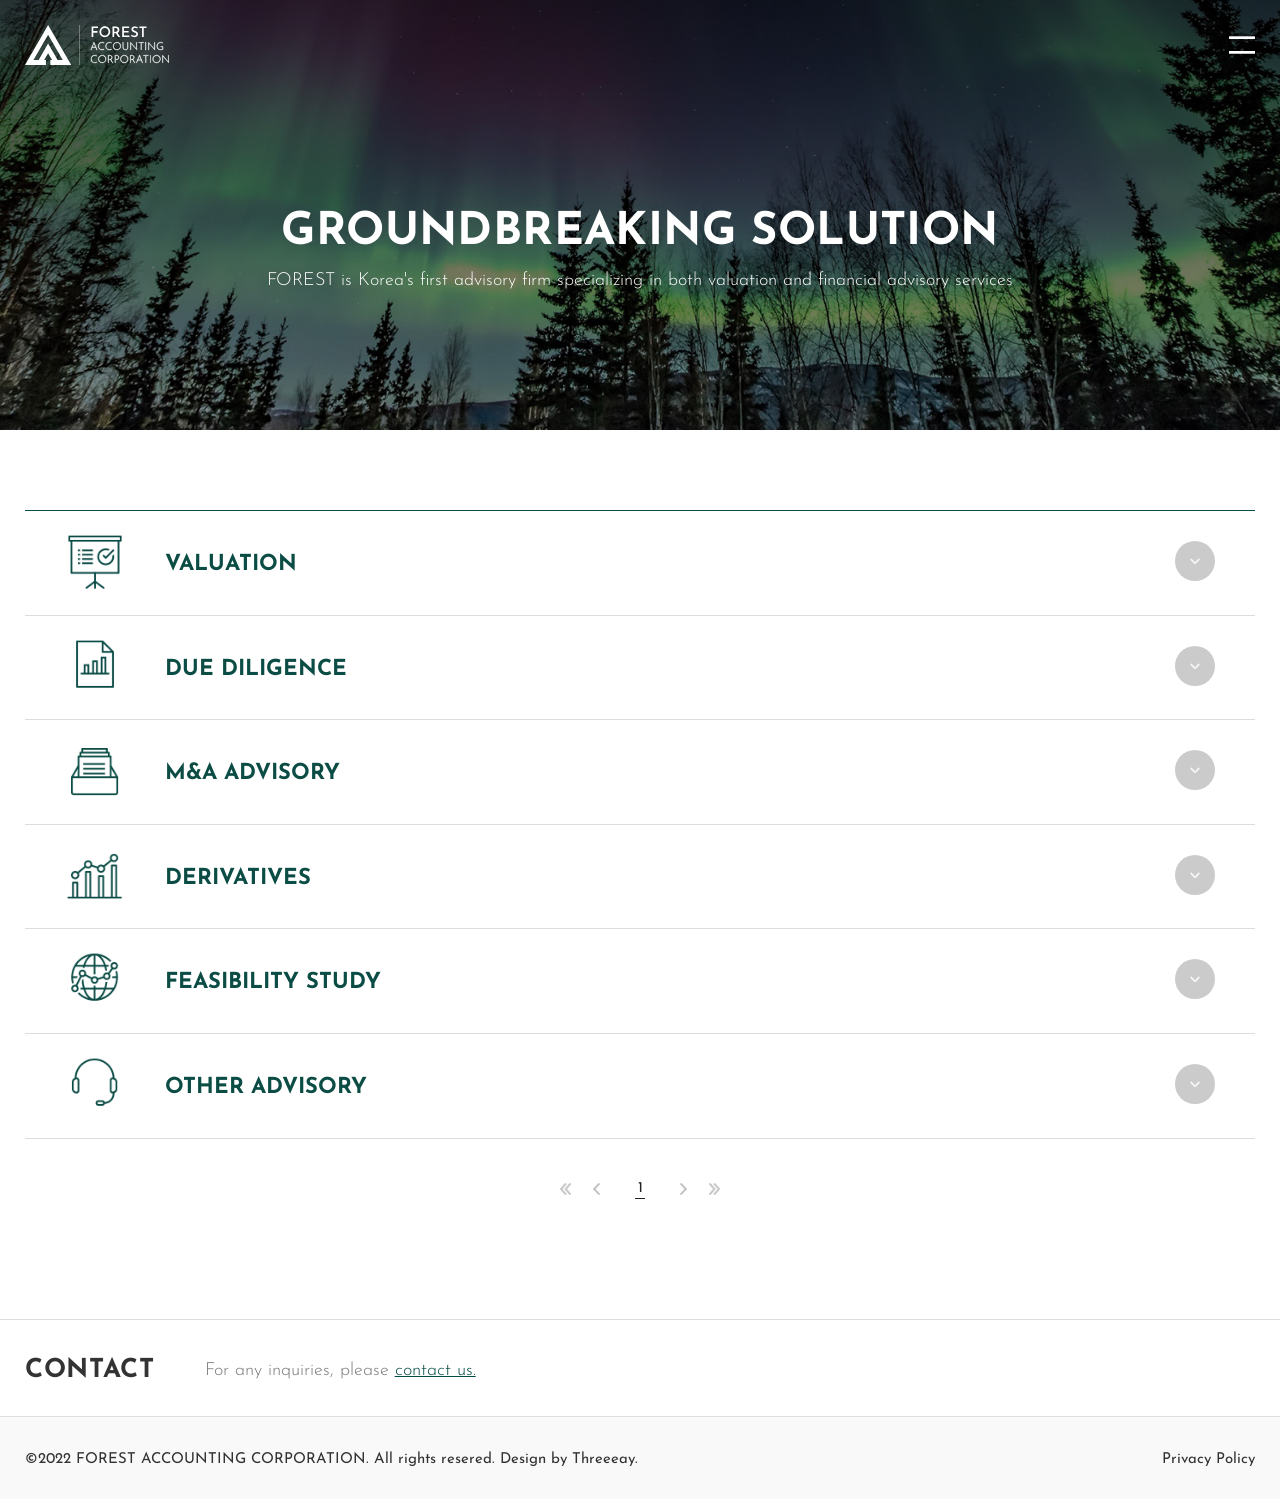
<file: sub/solution.php.html>
<!DOCTYPE html PUBLIC "-//W3C//DTD XHTML 1.0 Transitional//EN" "http://www.w3.org/TR/xhtml1/DTD/xhtml1-transitional.dtd">
<html xmlns="http://www.w3.org/1999/xhtml" lang="ko" xml:lang="ko">
<head><script>
(function(){
  // 1. 기본 reload 차단
  const noop = function(){ console.log("Blocked reload"); };
  window.location.reload = noop;
  
  // 2. Sanity Live / Next.js Fast Refresh 웹소켓 & EventSource 끊김에 의한 무한 새로고침 차단
  window.EventSource = function(){ return { close:noop, addEventListener:noop, removeEventListener:noop, readyState:2 }; };
  window.WebSocket = function(){ return { send:noop, close:noop, addEventListener:noop, removeEventListener:noop, readyState:1 }; };

  // 3. location.replace / assign 을 통한 강제 이동 차단
  const _replace = window.location.replace;
  const _assign = window.location.assign;
  window.location.replace = function(url){ if(url !== window.location.href) _replace.call(window.location, url); };
  window.location.assign = function(url){ if(url !== window.location.href) _assign.call(window.location, url); };

  // 폼 submit 전송 차단 (백엔드로 데이터 전송 방지)
  document.addEventListener('DOMContentLoaded', function() {
    document.querySelectorAll('form').forEach(function(form) {
      form.removeAttribute('action');
      form.addEventListener('submit', function(e) { e.preventDefault(); }, true);
    });
  });
})();
</script>
<meta http-equiv="X-UA-Compatible" content="IE=Edge"/>
<meta http-equiv="Content-Type" content="text/html; charset=utf-8">
<meta name="Description" CONTENT="">
<meta name="keywords" CONTENT="">
<meta name="Classification" CONTENT="공인회계사,교육및출판업무">
<meta name="viewport" content="width=device-width">
<meta name="robots" content="index,follow" />
<link rel="canonical" href="/">
<link rel="shortcut icon" href="/img/favicon.ico" /><link rel="apple-touch-icon" href="/img/logo.png" />
<meta name="naver-site-verification" content="4e2bd1527db81c3fd972dc994a4698f5d5b81bfc" />
<meta property="og:type" content="website">  
<meta property="og:title" content="회계법인 숲">
<meta property="og:image" content="/img/logo_k.gif">
<meta property="og:description" content="">
<meta property="og:url" content="https://www.forestac.co.kr">
<meta property="al:web:url" content="https://www.forestac.co.kr">
<title>회계법인 숲</title>
<link rel="canonical" href="/">
<link rel="stylesheet" type="text/css" href="/comm/css/jquery.simpleLens.css">
<link rel="stylesheet" type="text/css" href="/comm/css/jquery.simpleGallery.css">

<link rel="stylesheet" href="../assets/code.jquery.com/ui/1.12.1/themes/base/jquery-ui.css">	<!-- 툴팁 css -->
<script src="../assets/code.jquery.com/jquery-1.12.4.js"></script>	<!-- 기본 제이쿼리 -->	
<script src="../assets/code.jquery.com/ui/1.12.1/jquery-ui.js"></script>	<!-- 툴팁 제이쿼리 -->
<script type='text/javascript' src='/comm/js/script.js?v=1774840737'></script>
<script type="text/javascript" src="/comm/js/slick.min.js"></script> 
<script type="text/javascript" src="/comm/js/TweenMax.min.js"></script>
<script type="text/javascript" src="/comm/js/webpublisher.js"></script> 
<script type="text/javascript" src="/comm/js/jquery.malihu.PageScroll2id.min.js"></script>


<script src="../assets/cdnjs.cloudflare.com/ajax/libs/waypoints/2.0.3/waypoints.min.js"></script>
<script type="text/javascript" src="/comm/js/jquery.counterup.js"></script>

<link rel="stylesheet"  href="/comm/css/swiper.css"  />
<script type="text/javascript" src="/comm/js/swiper.min.js"></script>


<!-- @@ 익스플로러 실행시 엣지 자동 전환 -->
<script type="text/javascript">
$(document).ready(function () {
	if(/MSIE \d|Trident.*rv:/.test(navigator.userAgent)) {
		window.location = 'microsoft-edge:' + window.location;
		setTimeout(function() {
		  window.location = 'https://go.microsoft.com/fwlink/?linkid=2135547';
		}, 1);
	  }
});
</script>


<link rel="stylesheet" type="text/css" href="/comm/css/sub.css?v=1774840737" />
<script defer type="text/javascript" src="/comm/js/sub.js"></script> 

<script>
  (function(i,s,o,g,r,a,m){i['GoogleAnalyticsObject']=r;i[r]=i[r]||function(){
  (i[r].q=i[r].q||[]).push(arguments)},i[r].l=1*new Date();a=s.createElement(o),
  m=s.getElementsByTagName(o)[0];a.async=1;a.src=g;m.parentNode.insertBefore(a,m)
  })(window,document,'script','../assets/google-analytics.com/analytics.js','ga');

  ga('create', 'UA-99019478-1', 'auto');
  ga('send', 'pageview');
</script>
<!-- # 툴팁 제이쿼리 실행 # -->
<script>
$(function() {
	$("img.icon_buy").tooltip();
});

</script>
</head>
<body>
<!-- wrap -->
<div id="wrap">
  
	   <div id="header">
         <div class="header_in">
            <h1>
							<a href="/" title="회계법인숲">
							  <svg xmlns="http://www.w3.org/2000/svg" xmlns:xlink="http://www.w3.org/1999/xlink" version="1.1" id="Layer_1" x="0px" y="0px" viewBox="0 0 449.44 124.9" style="enable-background:new 0 0 449.44 124.9;" xml:space="preserve">
<style type="text/css">
	.st0{fill:#FFFFFF;}
	.st1{fill:#FFFFFF;stroke:#FFFFFF;stroke-miterlimit:10;}
</style>
<path class="st0" d="M78.97,124.9h65.26L72.13,0L0,124.9h65.25v-15.44h-5.47l12.35-21.38l12.33,21.38h-5.49V124.9z M72.11,57.94  l-29.73,51.49H26.41l45.72-79.16l45.68,79.16h-15.96L72.11,57.94z"/>
<rect x="169.91" y="0" class="st0" width="1" height="124.9"/>
<polygon class="st0" points="207.89,4.53 227.91,4.53 227.91,9.61 213.19,9.61 213.19,18.89 226.01,18.89 226.01,23.92   213.19,23.92 213.19,37.51 207.89,37.51 "/>
<path class="st0" d="M232.3,21.06c0-2.29,0.44-4.45,1.31-6.48c0.88-2.02,2.08-3.82,3.62-5.39c1.54-1.57,3.33-2.8,5.37-3.69  c2.04-0.89,4.22-1.34,6.54-1.34c2.29,0,4.46,0.45,6.5,1.34c2.04,0.89,3.83,2.12,5.39,3.69c1.55,1.57,2.78,3.37,3.67,5.39  c0.89,2.02,1.34,4.18,1.34,6.48c0,2.33-0.45,4.51-1.34,6.54c-0.89,2.04-2.11,3.83-3.67,5.37c-1.56,1.54-3.35,2.74-5.39,3.6  c-2.04,0.86-4.21,1.29-6.5,1.29c-2.36,0-4.54-0.43-6.57-1.29c-2.02-0.86-3.8-2.05-5.34-3.58c-1.54-1.52-2.75-3.31-3.62-5.35  C232.74,25.62,232.3,23.42,232.3,21.06 M237.74,21.06c0,1.63,0.29,3.16,0.88,4.58c0.59,1.42,1.41,2.66,2.47,3.74  c1.06,1.07,2.28,1.91,3.67,2.51c1.39,0.6,2.9,0.9,4.53,0.9c1.57,0,3.04-0.3,4.42-0.9c1.37-0.6,2.57-1.44,3.6-2.51  c1.03-1.07,1.83-2.32,2.42-3.74c0.59-1.42,0.88-2.94,0.88-4.58c0-1.66-0.3-3.2-0.91-4.62c-0.6-1.42-1.42-2.67-2.45-3.76  c-1.03-1.09-2.24-1.93-3.62-2.54c-1.39-0.6-2.88-0.91-4.48-0.91c-1.6,0-3.1,0.3-4.48,0.91c-1.39,0.6-2.6,1.45-3.65,2.54  c-1.04,1.09-1.85,2.35-2.42,3.78C238.02,17.9,237.74,19.43,237.74,21.06"/>
<path class="st0" d="M282.35,4.53c1.81,0,3.47,0.23,4.98,0.7c1.51,0.47,2.79,1.15,3.85,2.06c1.06,0.91,1.88,2.01,2.47,3.33  c0.59,1.31,0.88,2.82,0.88,4.51c0,1.3-0.2,2.6-0.59,3.89c-0.39,1.3-1.03,2.47-1.92,3.51c-0.89,1.04-2.06,1.89-3.51,2.54  c-1.45,0.65-3.25,0.97-5.39,0.97h-4.76v11.46h-5.3V4.53H282.35z M283.07,20.97c1.18,0,2.16-0.19,2.94-0.57  c0.78-0.38,1.4-0.85,1.83-1.43c0.44-0.57,0.75-1.18,0.95-1.83c0.2-0.65,0.3-1.26,0.3-1.83c0-0.54-0.09-1.14-0.27-1.79  c-0.18-0.65-0.49-1.27-0.93-1.86c-0.44-0.59-1.04-1.08-1.79-1.47c-0.75-0.39-1.71-0.59-2.85-0.59h-4.89v11.37H283.07z M288.78,24.1  l8.42,13.41h-6.11l-8.6-13.27L288.78,24.1z"/>
<polygon class="st0" points="303.41,4.53 325.28,4.53 325.28,9.61 308.71,9.61 308.71,18.39 323.47,18.39 323.47,23.47   308.71,23.47 308.71,32.43 325.92,32.43 325.92,37.51 303.41,37.51 "/>
<path class="st0" d="M350.51,11.24c-1.18-0.6-2.43-1.12-3.76-1.56c-1.33-0.44-2.6-0.66-3.8-0.66c-1.63,0-2.92,0.36-3.87,1.09  c-0.95,0.72-1.43,1.72-1.43,2.99c0,0.91,0.32,1.7,0.97,2.38c0.65,0.68,1.5,1.27,2.54,1.77c1.04,0.5,2.14,0.97,3.28,1.43  c1,0.36,1.98,0.79,2.97,1.29c0.98,0.5,1.86,1.11,2.65,1.83c0.78,0.72,1.4,1.62,1.86,2.69c0.45,1.07,0.68,2.39,0.68,3.96  c0,1.72-0.43,3.3-1.29,4.73c-0.86,1.43-2.11,2.57-3.74,3.42c-1.63,0.85-3.61,1.27-5.93,1.27c-1.39,0-2.74-0.15-4.05-0.45  c-1.31-0.3-2.56-0.72-3.74-1.25c-1.18-0.53-2.26-1.12-3.26-1.79l2.36-4.12c0.72,0.54,1.55,1.04,2.49,1.5  c0.94,0.45,1.9,0.82,2.9,1.09c1,0.27,1.93,0.41,2.81,0.41c0.94,0,1.86-0.16,2.79-0.48c0.92-0.32,1.69-0.82,2.31-1.52  c0.62-0.69,0.93-1.62,0.93-2.76c0-0.94-0.26-1.74-0.79-2.4c-0.53-0.66-1.23-1.25-2.11-1.74c-0.88-0.5-1.83-0.94-2.85-1.34  c-1.03-0.39-2.07-0.83-3.12-1.31c-1.06-0.48-2.05-1.08-2.97-1.79c-0.92-0.71-1.67-1.58-2.24-2.6c-0.57-1.03-0.86-2.29-0.86-3.8  c0-1.81,0.42-3.38,1.27-4.71c0.84-1.33,2.02-2.39,3.51-3.17c1.5-0.78,3.22-1.21,5.19-1.27c2.32,0,4.31,0.28,5.96,0.84  c1.65,0.56,3.1,1.23,4.37,2.02L350.51,11.24z"/>
<polygon class="st0" points="357.08,4.53 379.13,4.53 379.13,9.61 370.62,9.61 370.62,37.51 365.37,37.51 365.37,9.61 357.08,9.61   "/>
<path class="st1" d="M205.07,77.81l10.08-24.89h0.13l10.08,24.89h-1.85l-8.77-22.27l1.14-0.64l-9.17,22.91H205.07z M209.94,68.37  h10.58l0.47,1.54h-11.45L209.94,68.37z"/>
<path class="st1" d="M247.06,76.23c-0.52,0.31-1.11,0.62-1.78,0.91c-0.67,0.29-1.41,0.52-2.22,0.69c-0.81,0.17-1.68,0.25-2.62,0.25  c-1.81,0-3.46-0.32-4.94-0.96c-1.48-0.64-2.74-1.51-3.8-2.62c-1.05-1.11-1.86-2.39-2.44-3.83c-0.57-1.44-0.86-2.98-0.86-4.62  c0-1.75,0.3-3.37,0.91-4.87c0.6-1.5,1.46-2.81,2.55-3.93c1.1-1.12,2.37-1.99,3.83-2.62c1.46-0.63,3.03-0.94,4.74-0.94  c1.25,0,2.43,0.17,3.53,0.5c1.1,0.34,2.09,0.77,2.99,1.31l-0.71,1.51c-0.78-0.49-1.67-0.91-2.65-1.24c-0.99-0.33-2.03-0.5-3.12-0.5  c-1.41,0-2.74,0.27-4,0.82c-1.25,0.55-2.36,1.31-3.31,2.28c-0.95,0.97-1.7,2.11-2.23,3.41c-0.54,1.3-0.81,2.7-0.81,4.2  c0,1.43,0.24,2.79,0.72,4.06c0.48,1.28,1.18,2.4,2.08,3.36c0.91,0.96,2,1.72,3.28,2.27c1.28,0.55,2.7,0.82,4.27,0.82  c1.16,0,2.23-0.16,3.21-0.49c0.97-0.33,1.84-0.73,2.6-1.23L247.06,76.23z"/>
<path class="st1" d="M270.27,76.23c-0.52,0.31-1.11,0.62-1.78,0.91c-0.67,0.29-1.41,0.52-2.22,0.69c-0.81,0.17-1.68,0.25-2.62,0.25  c-1.81,0-3.46-0.32-4.94-0.96c-1.48-0.64-2.74-1.51-3.8-2.62c-1.05-1.11-1.86-2.39-2.44-3.83c-0.57-1.44-0.86-2.98-0.86-4.62  c0-1.75,0.3-3.37,0.91-4.87c0.6-1.5,1.46-2.81,2.55-3.93c1.1-1.12,2.37-1.99,3.83-2.62c1.46-0.63,3.04-0.94,4.74-0.94  c1.25,0,2.43,0.17,3.53,0.5c1.1,0.34,2.09,0.77,2.99,1.31l-0.71,1.51c-0.78-0.49-1.67-0.91-2.65-1.24c-0.99-0.33-2.03-0.5-3.12-0.5  c-1.41,0-2.74,0.27-4,0.82c-1.25,0.55-2.36,1.31-3.31,2.28c-0.95,0.97-1.7,2.11-2.23,3.41c-0.54,1.3-0.81,2.7-0.81,4.2  c0,1.43,0.24,2.79,0.72,4.06c0.48,1.28,1.18,2.4,2.08,3.36c0.91,0.96,2,1.72,3.28,2.27c1.28,0.55,2.7,0.82,4.27,0.82  c1.16,0,2.23-0.16,3.21-0.49c0.97-0.33,1.84-0.73,2.6-1.23L270.27,76.23z"/>
<path class="st1" d="M274.84,65.92c0-1.68,0.31-3.25,0.94-4.72c0.63-1.47,1.5-2.76,2.62-3.9c1.12-1.13,2.41-2.01,3.88-2.65  c1.47-0.64,3.04-0.96,4.72-0.96c1.68,0,3.26,0.32,4.74,0.96c1.48,0.64,2.78,1.52,3.9,2.65c1.12,1.13,2,2.43,2.64,3.9  c0.64,1.47,0.96,3.04,0.96,4.72c0,1.68-0.32,3.25-0.96,4.72c-0.64,1.47-1.52,2.76-2.64,3.88c-1.12,1.12-2.42,1.99-3.9,2.62  c-1.48,0.63-3.06,0.94-4.74,0.94c-1.68,0-3.25-0.3-4.72-0.91c-1.47-0.6-2.76-1.46-3.88-2.55c-1.12-1.1-1.99-2.38-2.62-3.86  C275.15,69.28,274.84,67.67,274.84,65.92 M276.52,65.96c0,1.46,0.27,2.82,0.81,4.1c0.54,1.28,1.29,2.4,2.25,3.36  c0.96,0.96,2.08,1.72,3.34,2.27c1.26,0.55,2.61,0.82,4.05,0.82c1.48,0,2.86-0.27,4.13-0.82c1.28-0.55,2.4-1.3,3.36-2.27  c0.96-0.96,1.72-2.08,2.27-3.36c0.55-1.28,0.82-2.65,0.82-4.13c0-1.46-0.27-2.83-0.82-4.12c-0.55-1.29-1.3-2.42-2.27-3.39  c-0.96-0.97-2.08-1.74-3.36-2.3c-1.28-0.56-2.64-0.84-4.1-0.84c-1.48,0-2.85,0.29-4.13,0.86c-1.28,0.57-2.39,1.35-3.34,2.33  c-0.95,0.98-1.69,2.12-2.22,3.41C276.78,63.16,276.52,64.52,276.52,65.96"/>
<path class="st1" d="M306.82,69.75c0,1.39,0.29,2.59,0.86,3.59c0.57,1.01,1.35,1.79,2.33,2.33c0.99,0.55,2.11,0.82,3.36,0.82  c1.28,0,2.41-0.27,3.41-0.82c1-0.55,1.78-1.33,2.35-2.33c0.57-1.01,0.86-2.21,0.86-3.59V53.96h1.61v15.89c0,1.72-0.36,3.2-1.09,4.43  c-0.73,1.23-1.71,2.17-2.96,2.82c-1.24,0.65-2.64,0.97-4.18,0.97c-1.54,0-2.94-0.32-4.18-0.97c-1.24-0.65-2.22-1.59-2.94-2.82  c-0.72-1.23-1.08-2.71-1.08-4.43V53.96h1.65V69.75z"/>
<polygon class="st1" points="349.01,78.38 330.19,57.19 330.63,56.85 330.67,77.81 329.05,77.81 329.05,53.46 329.15,53.46   347.96,74.82 347.53,74.96 347.49,53.96 349.07,53.96 349.07,78.38 "/>
<polygon class="st1" points="354.75,53.96 370.37,53.96 370.37,55.54 363.35,55.54 363.35,77.81 361.7,77.81 361.7,55.54   354.75,55.54 "/>
<rect x="376.04" y="53.96" class="st1" width="1.65" height="23.85"/>
<polygon class="st1" points="405.23,78.38 386.42,57.19 386.86,56.85 386.89,77.81 385.28,77.81 385.28,53.46 385.38,53.46   404.19,74.82 403.76,74.96 403.72,53.96 405.3,53.96 405.3,78.38 "/>
<path class="st1" d="M430.9,76.13c-0.4,0.27-0.89,0.52-1.46,0.76c-0.57,0.23-1.18,0.44-1.83,0.62c-0.65,0.18-1.32,0.32-2,0.42  c-0.68,0.1-1.33,0.15-1.93,0.15c-1.88,0-3.58-0.31-5.09-0.92c-1.51-0.62-2.8-1.47-3.88-2.55c-1.08-1.09-1.9-2.35-2.47-3.79  c-0.57-1.44-0.86-3.01-0.86-4.69c0-1.81,0.32-3.48,0.96-5.01c0.64-1.52,1.52-2.84,2.64-3.95c1.12-1.11,2.42-1.97,3.9-2.57  c1.48-0.6,3.05-0.91,4.7-0.91c1.25,0,2.43,0.16,3.54,0.47c1.11,0.31,2.11,0.74,3.01,1.28l-0.6,1.48c-0.52-0.31-1.1-0.59-1.75-0.82  c-0.65-0.23-1.32-0.42-2-0.55c-0.68-0.13-1.36-0.2-2.03-0.2c-1.52,0-2.93,0.27-4.23,0.81c-1.3,0.54-2.43,1.29-3.39,2.25  c-0.96,0.96-1.71,2.09-2.25,3.39c-0.54,1.3-0.81,2.71-0.81,4.23c0,1.48,0.25,2.85,0.76,4.12c0.5,1.27,1.22,2.37,2.15,3.33  c0.93,0.95,2.04,1.69,3.34,2.22c1.3,0.53,2.74,0.79,4.33,0.79c0.94,0,1.92-0.11,2.96-0.34c1.03-0.22,1.92-0.55,2.65-0.97v-6.62  h-5.38v-1.58h7.02V76.13z"/>
<path class="st1" d="M224.29,116.54c-0.52,0.31-1.11,0.62-1.78,0.91c-0.67,0.29-1.41,0.52-2.22,0.69c-0.81,0.17-1.68,0.25-2.62,0.25  c-1.81,0-3.46-0.32-4.94-0.96c-1.48-0.64-2.74-1.51-3.8-2.62c-1.05-1.11-1.86-2.39-2.44-3.83c-0.57-1.44-0.86-2.98-0.86-4.62  c0-1.75,0.3-3.37,0.91-4.87c0.6-1.5,1.46-2.81,2.55-3.93c1.1-1.12,2.37-1.99,3.83-2.62c1.46-0.63,3.04-0.94,4.74-0.94  c1.25,0,2.43,0.17,3.53,0.5c1.1,0.34,2.09,0.77,2.99,1.31l-0.71,1.51c-0.78-0.49-1.67-0.91-2.65-1.24c-0.99-0.34-2.03-0.5-3.12-0.5  c-1.41,0-2.74,0.27-4,0.82c-1.25,0.55-2.36,1.31-3.31,2.28c-0.95,0.97-1.7,2.11-2.23,3.41c-0.54,1.3-0.81,2.7-0.81,4.2  c0,1.43,0.24,2.79,0.72,4.06c0.48,1.28,1.18,2.4,2.08,3.36c0.91,0.96,2,1.72,3.27,2.27c1.28,0.55,2.7,0.82,4.27,0.82  c1.16,0,2.23-0.16,3.21-0.49c0.97-0.33,1.84-0.73,2.6-1.23L224.29,116.54z"/>
<path class="st1" d="M228.85,106.23c0-1.68,0.31-3.25,0.94-4.72c0.63-1.47,1.5-2.77,2.62-3.9c1.12-1.13,2.41-2.02,3.88-2.65  c1.47-0.64,3.04-0.96,4.72-0.96c1.68,0,3.26,0.32,4.74,0.96c1.48,0.64,2.78,1.52,3.9,2.65c1.12,1.13,2,2.43,2.64,3.9  c0.64,1.47,0.96,3.04,0.96,4.72c0,1.68-0.32,3.25-0.96,4.72c-0.64,1.47-1.52,2.76-2.64,3.88c-1.12,1.12-2.42,1.99-3.9,2.62  c-1.48,0.63-3.06,0.94-4.74,0.94c-1.68,0-3.25-0.3-4.72-0.91c-1.47-0.61-2.76-1.46-3.88-2.55c-1.12-1.1-1.99-2.39-2.62-3.86  C229.17,109.59,228.85,107.98,228.85,106.23 M230.53,106.26c0,1.46,0.27,2.82,0.81,4.1c0.54,1.28,1.29,2.4,2.25,3.36  c0.96,0.96,2.08,1.72,3.34,2.27c1.26,0.55,2.61,0.82,4.05,0.82c1.48,0,2.86-0.27,4.13-0.82c1.28-0.55,2.4-1.3,3.36-2.27  c0.96-0.96,1.72-2.08,2.27-3.36c0.55-1.28,0.82-2.65,0.82-4.13c0-1.46-0.27-2.83-0.82-4.12c-0.55-1.29-1.3-2.42-2.27-3.39  c-0.96-0.97-2.08-1.74-3.36-2.3c-1.28-0.56-2.64-0.84-4.1-0.84c-1.48,0-2.85,0.29-4.13,0.86c-1.28,0.57-2.39,1.35-3.34,2.33  c-0.95,0.99-1.69,2.12-2.22,3.41C230.8,103.47,230.53,104.83,230.53,106.26"/>
<path class="st1" d="M264.76,94.27c0.9,0,1.79,0.13,2.67,0.39c0.88,0.26,1.69,0.66,2.42,1.21c0.73,0.55,1.32,1.25,1.76,2.1  c0.45,0.85,0.67,1.87,0.67,3.06c0,0.9-0.13,1.76-0.4,2.6c-0.27,0.84-0.7,1.6-1.31,2.27c-0.61,0.67-1.39,1.21-2.35,1.61  c-0.96,0.4-2.15,0.6-3.56,0.6h-3.7v10.01h-1.64V94.27H264.76z M264.56,106.53c1.19,0,2.17-0.17,2.96-0.5  c0.78-0.34,1.4-0.77,1.85-1.31c0.45-0.54,0.77-1.13,0.96-1.76c0.19-0.64,0.29-1.26,0.29-1.86c0-0.72-0.13-1.39-0.39-2.02  c-0.26-0.63-0.63-1.18-1.12-1.66c-0.49-0.48-1.09-0.86-1.78-1.14c-0.69-0.28-1.47-0.42-2.32-0.42h-4.03v10.68H264.56z   M267.99,107.27l6.62,10.85h-1.92l-6.65-10.82L267.99,107.27z"/>
<path class="st1" d="M286.09,94.27c1.48,0,2.77,0.25,3.88,0.76c1.11,0.5,1.97,1.25,2.59,2.25c0.62,1,0.92,2.25,0.92,3.75  c0,0.9-0.14,1.76-0.42,2.6c-0.28,0.84-0.73,1.6-1.34,2.27c-0.62,0.67-1.4,1.21-2.35,1.61c-0.95,0.4-2.1,0.6-3.44,0.6h-3.7v10.01  h-1.65V94.27H286.09z M285.92,106.53c1.16,0,2.13-0.18,2.91-0.55c0.77-0.37,1.38-0.84,1.81-1.41c0.44-0.57,0.75-1.17,0.94-1.8  c0.19-0.63,0.29-1.21,0.29-1.75c0-0.76-0.12-1.46-0.37-2.08c-0.25-0.63-0.61-1.17-1.09-1.63c-0.48-0.46-1.07-0.82-1.76-1.07  c-0.69-0.26-1.49-0.39-2.38-0.39h-4.03v10.68H285.92z"/>
<path class="st1" d="M297.68,106.23c0-1.68,0.31-3.25,0.94-4.72c0.63-1.47,1.5-2.77,2.62-3.9c1.12-1.13,2.41-2.02,3.88-2.65  c1.47-0.64,3.04-0.96,4.72-0.96c1.68,0,3.26,0.32,4.74,0.96c1.48,0.64,2.78,1.52,3.9,2.65c1.12,1.13,2,2.43,2.64,3.9  c0.64,1.47,0.96,3.04,0.96,4.72c0,1.68-0.32,3.25-0.96,4.72c-0.64,1.47-1.52,2.76-2.64,3.88c-1.12,1.12-2.42,1.99-3.9,2.62  c-1.48,0.63-3.06,0.94-4.74,0.94c-1.68,0-3.25-0.3-4.72-0.91c-1.47-0.61-2.76-1.46-3.88-2.55c-1.12-1.1-1.99-2.39-2.62-3.86  C297.99,109.59,297.68,107.98,297.68,106.23 M299.36,106.26c0,1.46,0.27,2.82,0.81,4.1c0.54,1.28,1.29,2.4,2.25,3.36  c0.96,0.96,2.08,1.72,3.34,2.27c1.26,0.55,2.61,0.82,4.05,0.82c1.48,0,2.86-0.27,4.13-0.82c1.28-0.55,2.4-1.3,3.36-2.27  c0.96-0.96,1.72-2.08,2.27-3.36c0.55-1.28,0.82-2.65,0.82-4.13c0-1.46-0.27-2.83-0.82-4.12c-0.55-1.29-1.3-2.42-2.27-3.39  c-0.96-0.97-2.08-1.74-3.36-2.3c-1.28-0.56-2.64-0.84-4.1-0.84c-1.48,0-2.85,0.29-4.13,0.86s-2.39,1.35-3.34,2.33  c-0.95,0.99-1.69,2.12-2.22,3.41C299.62,103.47,299.36,104.83,299.36,106.26"/>
<path class="st1" d="M333.59,94.27c0.9,0,1.79,0.13,2.67,0.39c0.88,0.26,1.69,0.66,2.42,1.21c0.73,0.55,1.32,1.25,1.76,2.1  c0.45,0.85,0.67,1.87,0.67,3.06c0,0.9-0.13,1.76-0.4,2.6c-0.27,0.84-0.7,1.6-1.31,2.27c-0.6,0.67-1.39,1.21-2.35,1.61  c-0.96,0.4-2.15,0.6-3.56,0.6h-3.7v10.01h-1.64V94.27H333.59z M333.39,106.53c1.19,0,2.17-0.17,2.96-0.5  c0.78-0.34,1.4-0.77,1.85-1.31c0.45-0.54,0.77-1.13,0.96-1.76c0.19-0.64,0.29-1.26,0.29-1.86c0-0.72-0.13-1.39-0.39-2.02  c-0.26-0.63-0.63-1.18-1.12-1.66c-0.49-0.48-1.09-0.86-1.78-1.14c-0.69-0.28-1.47-0.42-2.32-0.42h-4.03v10.68H333.39z   M336.81,107.27l6.62,10.85h-1.92l-6.65-10.82L336.81,107.27z"/>
<path class="st1" d="M347.33,118.12l10.08-24.89h0.13l10.08,24.89h-1.85L357,95.85l1.14-0.64l-9.17,22.91H347.33z M352.2,108.68  h10.58l0.47,1.54h-11.45L352.2,108.68z"/>
<polygon class="st1" points="369.43,94.27 385.05,94.27 385.05,95.85 378.03,95.85 378.03,118.12 376.38,118.12 376.38,95.85   369.43,95.85 "/>
<rect x="390.72" y="94.27" class="st1" width="1.65" height="23.85"/>
<path class="st1" d="M398.45,106.23c0-1.68,0.31-3.25,0.94-4.72c0.63-1.47,1.5-2.77,2.62-3.9c1.12-1.13,2.41-2.02,3.88-2.65  c1.47-0.64,3.04-0.96,4.72-0.96c1.68,0,3.26,0.32,4.74,0.96c1.48,0.64,2.78,1.52,3.9,2.65c1.12,1.13,2,2.43,2.64,3.9  c0.64,1.47,0.96,3.04,0.96,4.72c0,1.68-0.32,3.25-0.96,4.72c-0.64,1.47-1.52,2.76-2.64,3.88c-1.12,1.12-2.42,1.99-3.9,2.62  c-1.48,0.63-3.06,0.94-4.74,0.94c-1.68,0-3.25-0.3-4.72-0.91c-1.47-0.61-2.76-1.46-3.88-2.55c-1.12-1.1-1.99-2.39-2.62-3.86  C398.76,109.59,398.45,107.98,398.45,106.23 M400.13,106.26c0,1.46,0.27,2.82,0.81,4.1c0.54,1.28,1.29,2.4,2.25,3.36  c0.96,0.96,2.08,1.72,3.34,2.27c1.26,0.55,2.61,0.82,4.05,0.82c1.48,0,2.86-0.27,4.13-0.82c1.28-0.55,2.4-1.3,3.36-2.27  c0.96-0.96,1.72-2.08,2.27-3.36c0.55-1.28,0.82-2.65,0.82-4.13c0-1.46-0.27-2.83-0.82-4.12c-0.55-1.29-1.3-2.42-2.27-3.39  s-2.08-1.74-3.36-2.3c-1.28-0.56-2.64-0.84-4.1-0.84c-1.48,0-2.85,0.29-4.13,0.86c-1.28,0.57-2.39,1.35-3.34,2.33  c-0.95,0.99-1.69,2.12-2.22,3.41C400.39,103.47,400.13,104.83,400.13,106.26"/>
<polygon class="st1" points="448.87,118.69 430.06,97.5 430.49,97.16 430.53,118.12 428.92,118.12 428.92,93.77 429.02,93.77   447.83,115.13 447.39,115.27 447.36,94.27 448.94,94.27 448.94,118.69 "/>
</svg>
							</a>
						</h1>
            <ul class="topUtil">
               <!-- <li class="sitemap menuBtn"><a href="/other/sitemap.php">사이트맵</a></li> -->
               <li class="btnMenu_m menuBtn"><a>메뉴</a></li>
            </ul>   
         </div>
      </div>


<!--[s] 모바일 menuArea -->
<div id="menuArea" class="header_mobile" style="display:none;">
	<div class="menuList">
		<h2><a href="/" target="_self"><img src="/img/menu_logo.svg" alt="회계법인숲"/></a></h2>
		<ul class="list">
			<li><a href="/sub/forest.php">FOREST</a></li>
			<li><a href="/sub/expertise.php">EXPERTISE</a></li>
			<li><a href="/sub/solution.php">SOLUTION</a></li>
			<li><a href="/sub/team.php">TEAM</a></li>
			<li><a href="/sub/news.php">NEWS</a></li>
			<li><a href="/sub/contact.php">CONTACT</a></li>
		</ul>
		<div class="mail">
			<dl>
				<dt>MAIL</dt>
				<dd>FORESTAC@forestac.co.kr</dd>
			</dl>
		</div>
		<button type="button" class="btnMenu_mClose" title="메뉴닫기"></button>
	</div>
</div>
<!--[e] 모바일 menuArea -->

  

  		<!-- Visual -->
		<div id="visual">
			<div class="bg subtop_solution"></div>
			<h2>GROUNDBREAKING SOLUTION<span>FOREST is Korea's first advisory firm specializing in both valuation and financial advisory services</span></h2>
		</div> 
		<!--//Visual -->
 
	
  <!-- Contents -->
  <div id="contents">

    



  
   



 

	









<div class="solution_cont basicCont2 sub_effect"><script Language="JavaScript" src="/admin/js/lib2.js"></script>
<link href="/admin/bbs/skin/faqBasic/style.css" rel="stylesheet" type="text/css">
<!-- <script type="text/javascript">
	jQuery(document).ready(function($) {
		$(".faq_list dt").on("click", function(){		
			$(this).toggleClass("qStyle");
			$(this).siblings("dd").toggle(300);
		});
	});
</script>	 -->
<script language="javascript">
	$(document).ready(function(){
		$(".faq_list > dl > dd").hide();
		$(".faq_list > dl > dt").click(function(){
			$(this).parents("dl").toggleClass("show");
			$(this).next().slideToggle(300);
			$(".faq_list > dl > dt").not(this).next().slideUp(300);
			$(".faq_list > dl > dt").not(this).parents("dl").removeClass("show");
			return false;
		});
	});
</script>




<!-- 게시물 시작 -->

<div class="faq_list">

<dl>
  <dt id="listBoard6"><a><span class="icon"><img src="/admin/data/bbs/solution/S2207050154544_1.png" alt="VALUATION"/></span>VALUATION</a></dt>
  <dd class="faq accordion-section-content" id="faq6">
	 <div class="txt">회사는 기업, 사업부문 및 무형자산과 같은 재무보고 목적의 평가뿐만 아니라 거래 목적의 평가 및 기업 내부적으로 최적의 의사결정 위한 가치 평가 서비스를 필요로 합니다. <br/> FOREST는 산업에 대한 풍부한 경험을 보유한 전문가들이 모여 다양한 가치평가 방법론과 리서치 툴을 이용한 자료 분석을 기반으로, 합리적이고 신뢰성 높은 가치평가 서비스 제공을 추구하고 있습니다.</div>
	 <div class="check_cont"><dl>
 <dt>재무보고관련 가치평가</dt>
 <dd>투자자산 공정가치 평가</dd>
 <dd>영업권, 무형자산, 투자주식 및 현금창출단위(CGU) 손상검사</dd>
<dd>사업결합에 따른 매수가격배분(PPA)</dd>
</dl>
<dl>
 <dt>거래 관련 가치평가</dt>
 <dd>기업 인수 및 매각 시 투자 대상 가치평가</dd>
 <dd>지배구조 개선 및 사업 재조정 등 내부 의사결정 지원을 위한 가치평가</dd>
</dl>
<dl>
 <dt>세무 목적 가치평가</dt>
 <dd>상증세법에 따른 비상장주식 1주당 평가액 산출</dd>
</dl>
<dl>
 <dt>법률 및 소송 지원 목적 가치평가</dt>
 <dd>자본시장법에 따른 분할, 합병 및 자산양수도 시 공정가치 산출</dd>
 <dd>소송 지원 목적의 가치평가</dd>
</dl></div>
    </dd>
</dl>
<dl>
  <dt id="listBoard5"><a><span class="icon"><img src="/admin/data/bbs/solution/S2207050228516_1.png" alt="DUE DILIGENCE"/></span>DUE DILIGENCE</a></dt>
  <dd class="faq accordion-section-content" id="faq5">
	 <div class="txt">FOREST는 풍부한 실사 경험과 노하우를 바탕으로 인수 및 매도를 추진함에 있어 고객이 최적의 의사결정을 할 수 있도록 지원하고 있습니다. <br/> M&A 대상 기업의 중요한 재무적 이슈를 사전에 파악하여, 인수자 입장에서는 합리적인 가격을 지불할 수 있도록 지원하고, 매도자 입장에서는 전략적인 대응이 가능하도록 지원합니다. 

</div>
	 <div class="check_cont"><dl>
 <dt>인수 실사 (Buy-side DD)</dt>
 <dd>가격 협상 이슈 파악</dd>
 <dd>인수대상 기업의 재무정보 파악 및 수익성 분석</dd>
 <dd>Deal breaking issue 파악
</dl>
dt>
<dl>
 <dt>매도 실사 (Sell-side DD)</dt>
 <dd>매각과정에서 제기될 수 있는 주요 이슈 사전 파악</dd>
 <dd>대상기업의 Up-side 파악</dd>
 <dd>인수자에게 목적적합한 재무정보 제공</dd>
</dl>
dt>
 </div>
    </dd>
</dl>
<dl>
  <dt id="listBoard4"><a><span class="icon"><img src="/admin/data/bbs/solution/S2207050228372_1.png" alt="M&A ADVISORY"/></span>M&A ADVISORY</a></dt>
  <dd class="faq accordion-section-content" id="faq4">
	 <div class="txt">M&A 전문가들로 구성된 FOREST는 투자유치 및 M&A 전략 수립 단계부터 실사, 가치평가, 거래의 실행 단계까지 각 단계에서 발생할 수 있는 이슈를 해결하는 통합적인 자문서비스를 제공합니다. <br/> 특히 실사와 가치평가 업무의 효율적인 협력을 통해  Deal 이슈 파악과 거래가격 산정 서비스 제공을 통하여 고객의 전략적 의사결정을 지원하고 있습니다. </div>
	 <div class="check_cont"><dl>
 <dt>투자 유치 및 M&A 전략 수립 </dt>
</dl>
<dl>
 <dt>인수 실사 및 매각 실사</dt>
</dl>
<dl>
 <dt>거래 목적 가치평가</dt>
</dl>
<dl>
 <dt>인수 후 Value 창출을 위한 전략적 의사결정 지원</dt>
</dl>
</div>
    </dd>
</dl>
<dl>
  <dt id="listBoard3"><a><span class="icon"><img src="/admin/data/bbs/solution/S2207050228234_1.png" alt="DERIVATIVES"/></span>DERIVATIVES</a></dt>
  <dd class="faq accordion-section-content" id="faq3">
	 <div class="txt">최근 회사와 투자자들은 전통적인 방식의 투자보다는 다양하고 복잡한 방식의 투자를 선호하면서 국내외 파생금융상품 발행 규모가 급증하고 있습니다.<br/> 파생금융상품은 주식, 채권, 통화 등과 같은 기초자산의 가치 변동에 의해 그 가치가 결정되는 금융상품으로서, 계약 구조와 기초자산의 유형 및 거래 방법에 따라 구분되어 다양한 형태로 존재합니다. <br/> FOREST는 복잡하게 설계되어 있는 파생금융상품의 수익구조에 대해 이해하고, 세부 계약 조건을 명확하게 파악하여 발행자 또는 투자자가 필요한 가치평가 서비스를 제공하고 있습니다.</div>
	 <div class="check_cont"><dl>
 <dt>우선주</dt>
 <dd>상환전환우선주 (Redeemable Convertible Preferred Stock)</dd>
 <dd>전환우선주 (Convertible Preferred Stock)</dd>
</dl>
<dl>
 <dt>주식형 사채</dt>
 <dd>전환사채 (Convertible Bond)</dd>
 <dd>교환사채 (Exchangeable Bond)</dd>
 <dd>신주인수권부사채 (Bond with Warrant)</dd>
</dl>
<dl>
 <dt>기타</dt>
 <dd>주식매수선택권 (Stock Option)</dd>
 <dd>양도제한조건부주식 (Restricted Stock Units)</dd>
 <dd>기타 (주주간계약에 따른 옵션, CB에 대한 발행자 매도청구권, 풋백옵션 등)</dd>
</dl></div>
    </dd>
</dl>
<dl>
  <dt id="listBoard2"><a><span class="icon"><img src="/admin/data/bbs/solution/S2207050228061_1.png" alt="FEASIBILITY STUDY"/></span>FEASIBILITY STUDY</a></dt>
  <dd class="faq accordion-section-content" id="faq2">
	 <div class="txt">사업을 시행하기 전 특정 사업의 성공가능성에 대한 정보를 파악하기 위하여 사업추진능력, 기술성, 시장성, 경제성, 위험 정도를 분석하고 평가하는 과정이 필요합니다. <br/> 사업 타당성 검토는 운영 또는 사업기간의 이익을 통해 투자비를 회수하고 일정 이윤을 창출할 수 있는지를 판단하는 과정으로서, 해당 사업에 대한 명확한 분석/이해와 다양한 이슈 해결 능력 및 다방면의 경험을 필요로 합니다. <br/> 이 과정에서 FOREST는 투자, 재원 조달, 운영 등 모든 사항을 반영한 재무모델을 설계하고, 설계된 재무모델을 바탕으로 사업계획서를 작성하는 서비스를 제공하고 있습니다. 
</div>
	 <div class="check_cont"><dl>
 <dt>수익성 분석</dt>
 <dd>수익전망, 투자수익률, 손익분기점 분석, 원가 및 가격분석 등</dd>
</dl>
<dl>
 <dt>시장성 분석</dt>
 <dd>제품 미래 수요 예측, 시장조사 및 점유율 분석, 시장성평가, 판매 예측</dd>
</dl>
<dl>
 <dt>재무 분석</dt>
 <dd>추정 재무상태표(자산, 부채, 자본 추정), 추정 손익계산서(매출액, 매출원가, 판매비 및 관리비, 영업이익 추정)</dd>
</dl></div>
    </dd>
</dl>
<dl>
  <dt id="listBoard1"><a><span class="icon"><img src="/admin/data/bbs/solution/S2207050227524_1.png" alt="OTHER ADVISORY"/></span>OTHER ADVISORY</a></dt>
  <dd class="faq accordion-section-content" id="faq1">
	 <div class="txt">FOREST는 기업에 대한 교육 등 다양한 지원 업무를 통해 고객과 마주하고 있습니다.</div>
	 <div class="check_cont"><dl>
 <dt>교육지원</dt>
 <dd>주식, 파생상품 등 평가대상에 대한 가치평가 이론 및 실무 교육 제공</dd>
 <dd>풍부한 실무 경험 사례가 반영된 깊이 있는 교육 제공</dd>
</dl>
<dl>
 <dt>가치평가 업무 리뷰 및 대응</dt>
 <dd>외부의 공정가치 평가 보고서 상 주요 가정 및 방법론에 대한 검토를 수행함으로써 고객의 의사결정을 위한 자문 서비스 제공</dd>
 <dd>FOREST가 발행한 평가 보고서에 대하여 외부 감사인 검토 절차가 수행되는 경우, 가치평가 이론에 기반한 논리적인 대응을 성실하게 수행</dd>
</dl>
<dl>
 <dt>사업계획 작성 지원</dt>
 <dd>기존 또는 신규 사업에 대한 사업계획 작성 시 산업과 재무추정 경험과 지식이 풍부한 전문가가 사업계획 작성을 지원</dd>
</dl>
<dl>
 <dt>기타 자문</dt>
 <dd>풍부한 재무자문 경험에 기반하여  자본조달 및 사업 과정에서 발생하는 제반 이슈에 대한 분석 및 자문 서비스 제공</dd>
</dl></div>
    </dd>
</dl></div>

<!-- 페이지 번호 -->
    <div class='page_num'><ul class='pagination'>
                     <li class='arrow'><a href='?page=1&code=solution'><img src='/img/bbs_first.png' alt='처음'></a></li>
                     <li class='arrow'><a href='?page=1&code=solution'><img src='/img/bbs_prev.png' alt='이전'></a></li>
                     <li><a href='javascript:;' class='active'>1</a></li>
                     <li class='arrow'><a href='?page=1&code=solution'><img src='/img/bbs_next.png' alt='다음'></a></li>
                     <li class='arrow'><a href='?page=1&code=solution'><img src='/img/bbs_last.png' alt='맨끝'></a></li>
                   </ul></div>
<!-- 페이지 번호끝 -->


</div>





  </div> 
  <!--//Contents -->


   

      <div id="footer" class="section">
        <div class="contact">
         <div class="contact_in w1280">
            <h4 class="eng">CONTACT</h4>
            <p class="eng">For any inquiries, please <a href="/sub/contact.php" class="eng">contact us.</a></p>
         </div>
        </div>
          <div class="footer_in w1280">
				 <p class="eng">©2022 FOREST ACCOUNTING CORPORATION. All rights resered. Design by <a href="https://web2002.co.kr/" target="_blank" class="eng">Threeeay.</a></p>
				 <a href="/other/privacy.php" class="eng">Privacy Policy</a>
          </div>
      </div>

</div>
<!-- //wrap -->








<script>
(function() {
  // 1. Next.js App Router RSC 자동 요청 차단 (전체 리로드 방지)
  var _origFetch = window.fetch;
  window.fetch = function(url, opts) {
    var urlStr = typeof url === 'string' ? url : (url && url.url) || '';
    var headers = (opts && opts.headers) || {};
    var isRSC = headers['Next-Router-State-Tree'] ||
                headers['RSC'] === '1' ||
                headers['Next-Url'] ||
                urlStr.indexOf('_rsc=') !== -1;
    if(isRSC) return Promise.resolve(new Response('', { status: 204 }));
    return _origFetch.apply(this, arguments);
  };

  // 2. 동일 URL replaceState 무시 (리로드 루프 방지)
  var _replaceState = history.replaceState;
  history.replaceState = function(state, title, url) {
    if(url && url.toString() === location.pathname + location.search) return;
    return _replaceState.apply(this, arguments);
  };

  // 3. Next.js 링크 클릭 시 일반 페이지 이동으로 강제 전환
  document.addEventListener('click', function(e) {
    var link = e.target.closest('a[href]');
    if (!link) return;
    try {
      var u = new URL(link.href);
      if (u.origin === window.location.origin) {
        e.preventDefault();
        e.stopImmediatePropagation();
        window.location.href = link.href;
      }
    } catch(err) {}
  }, true);
})();
</script></body>
</html>
</file>
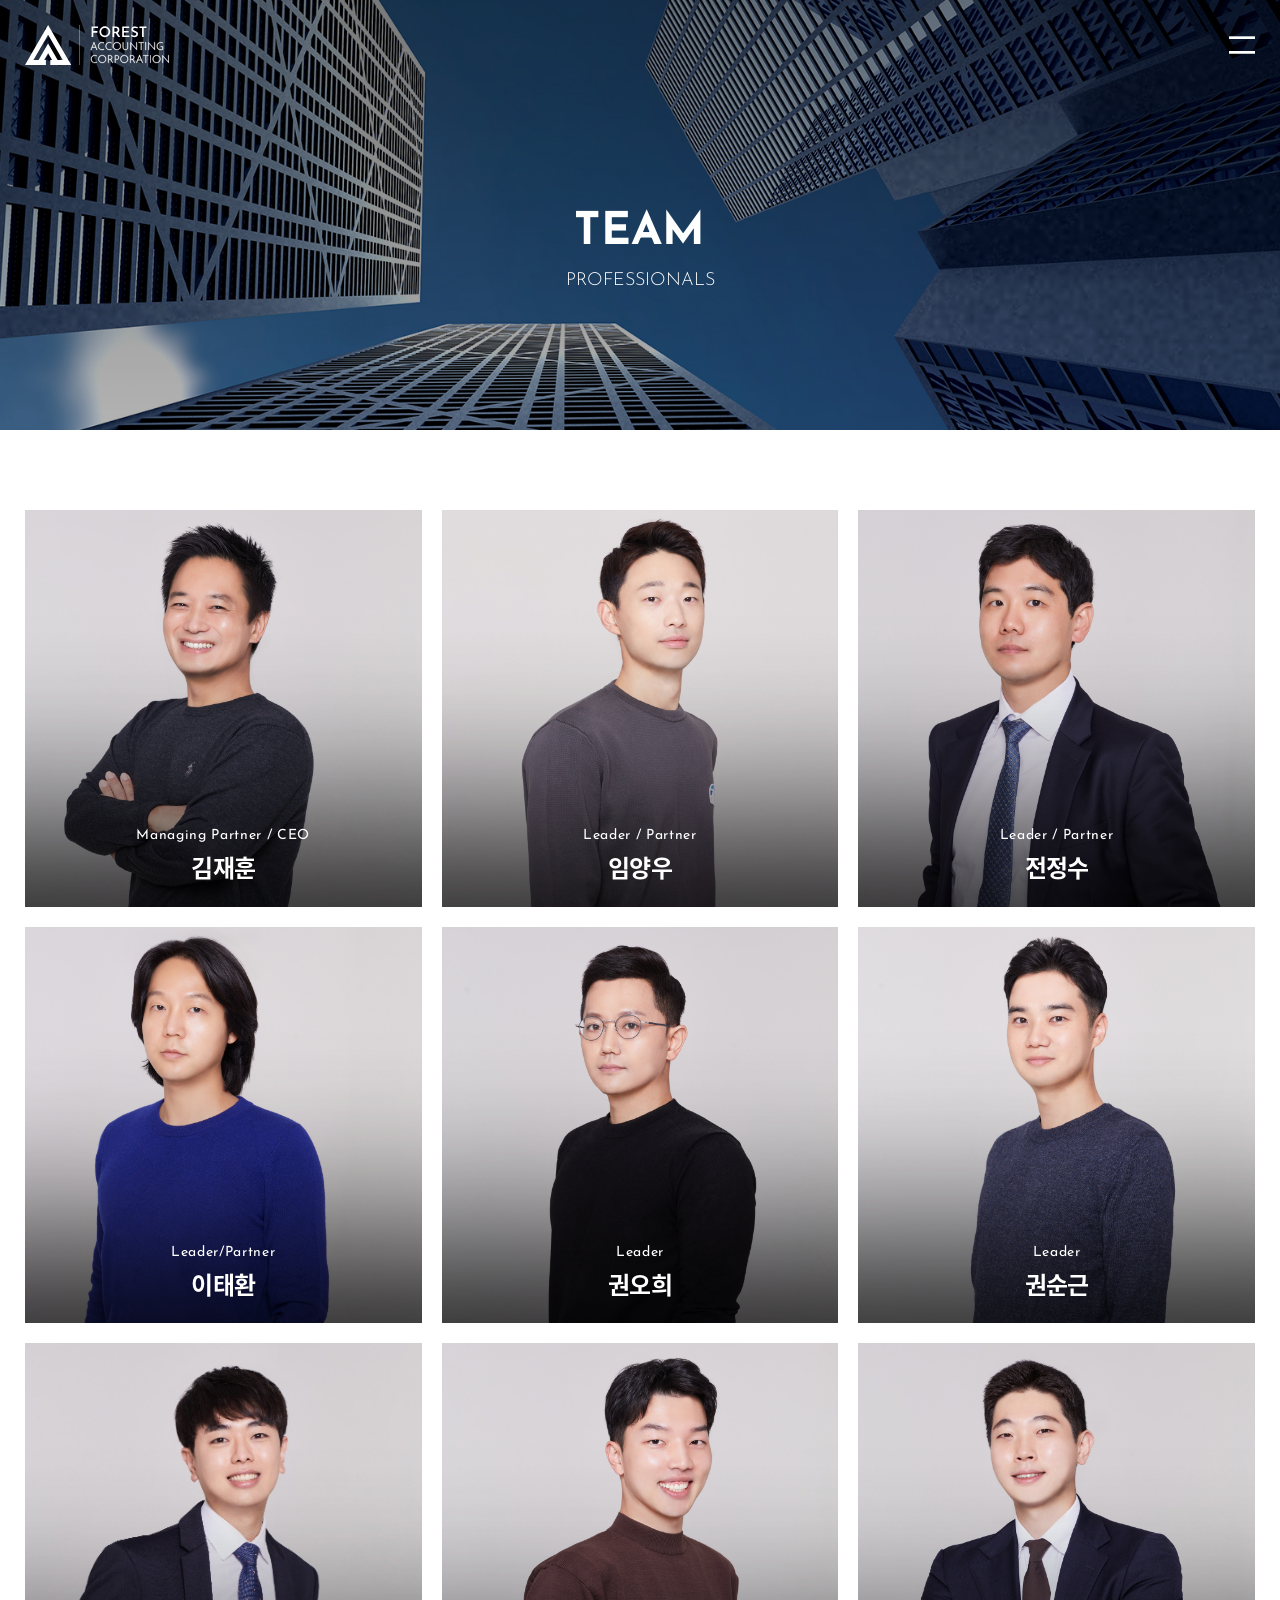
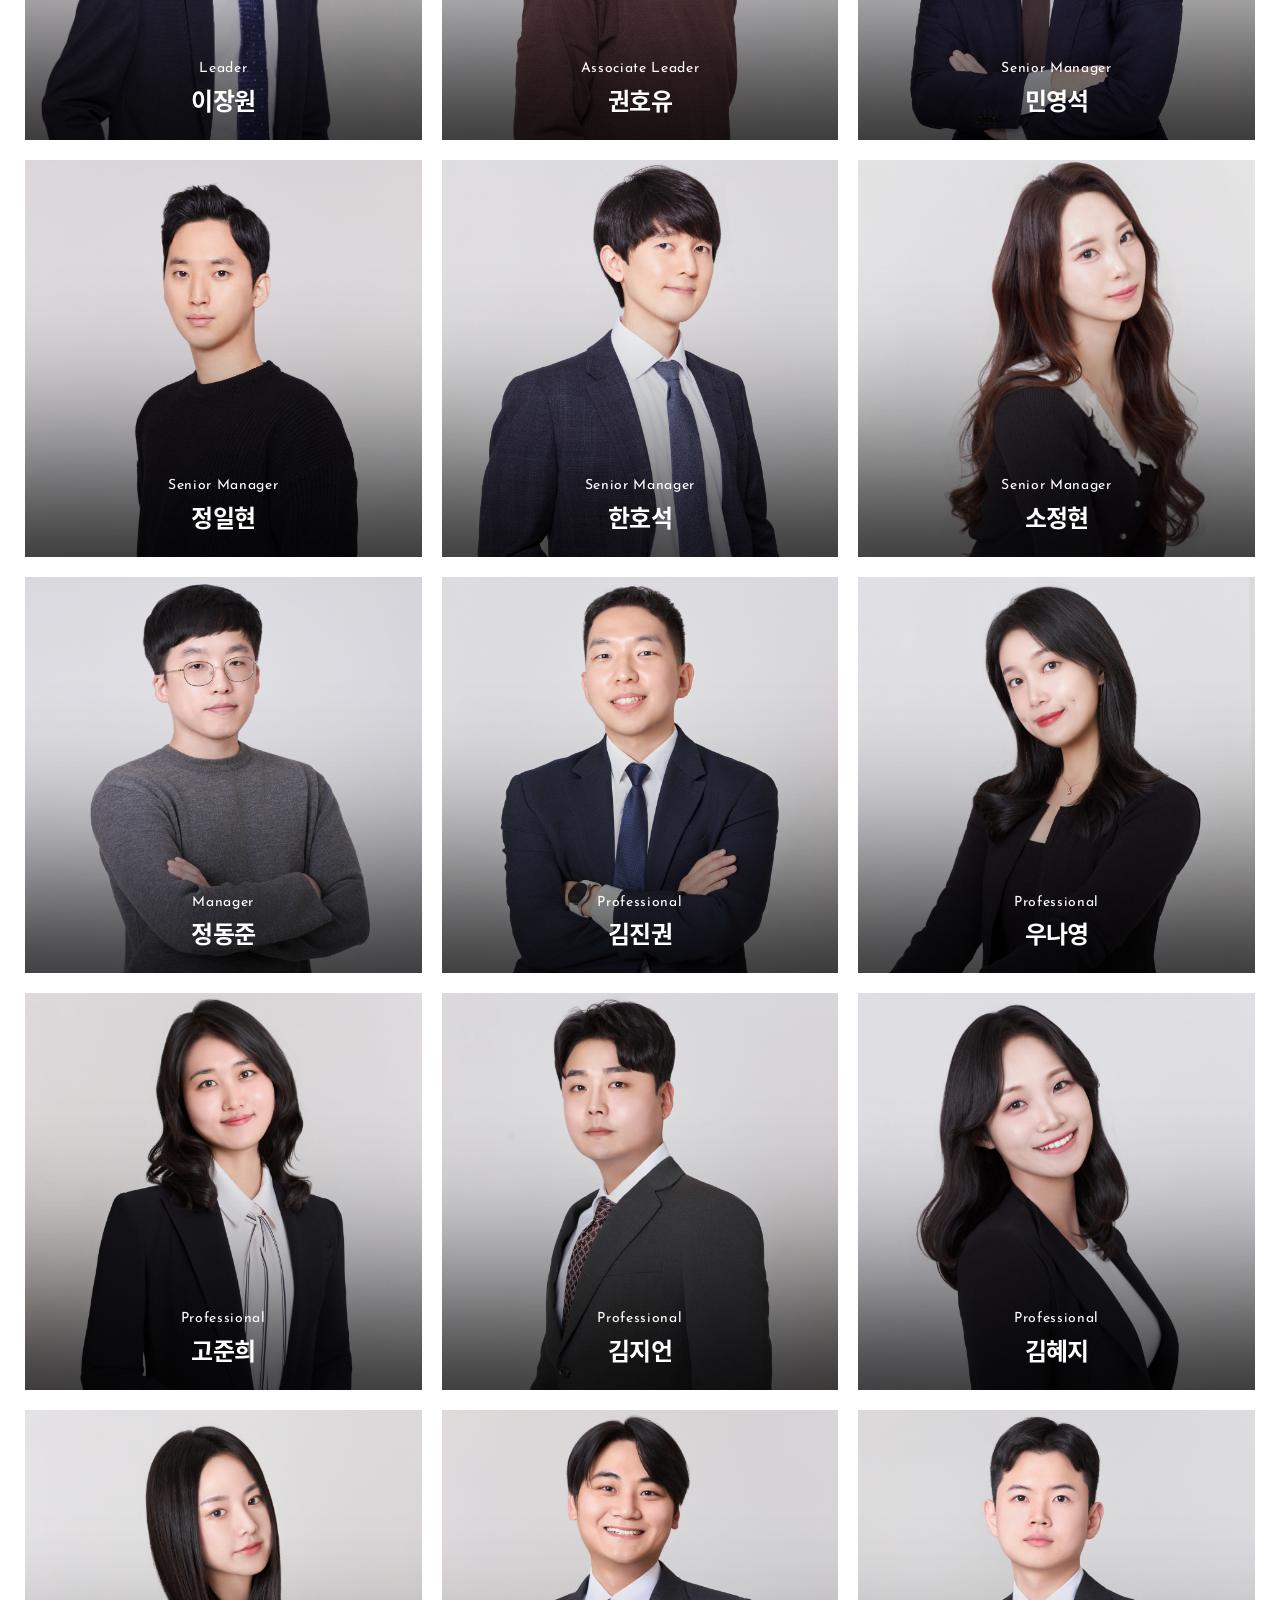
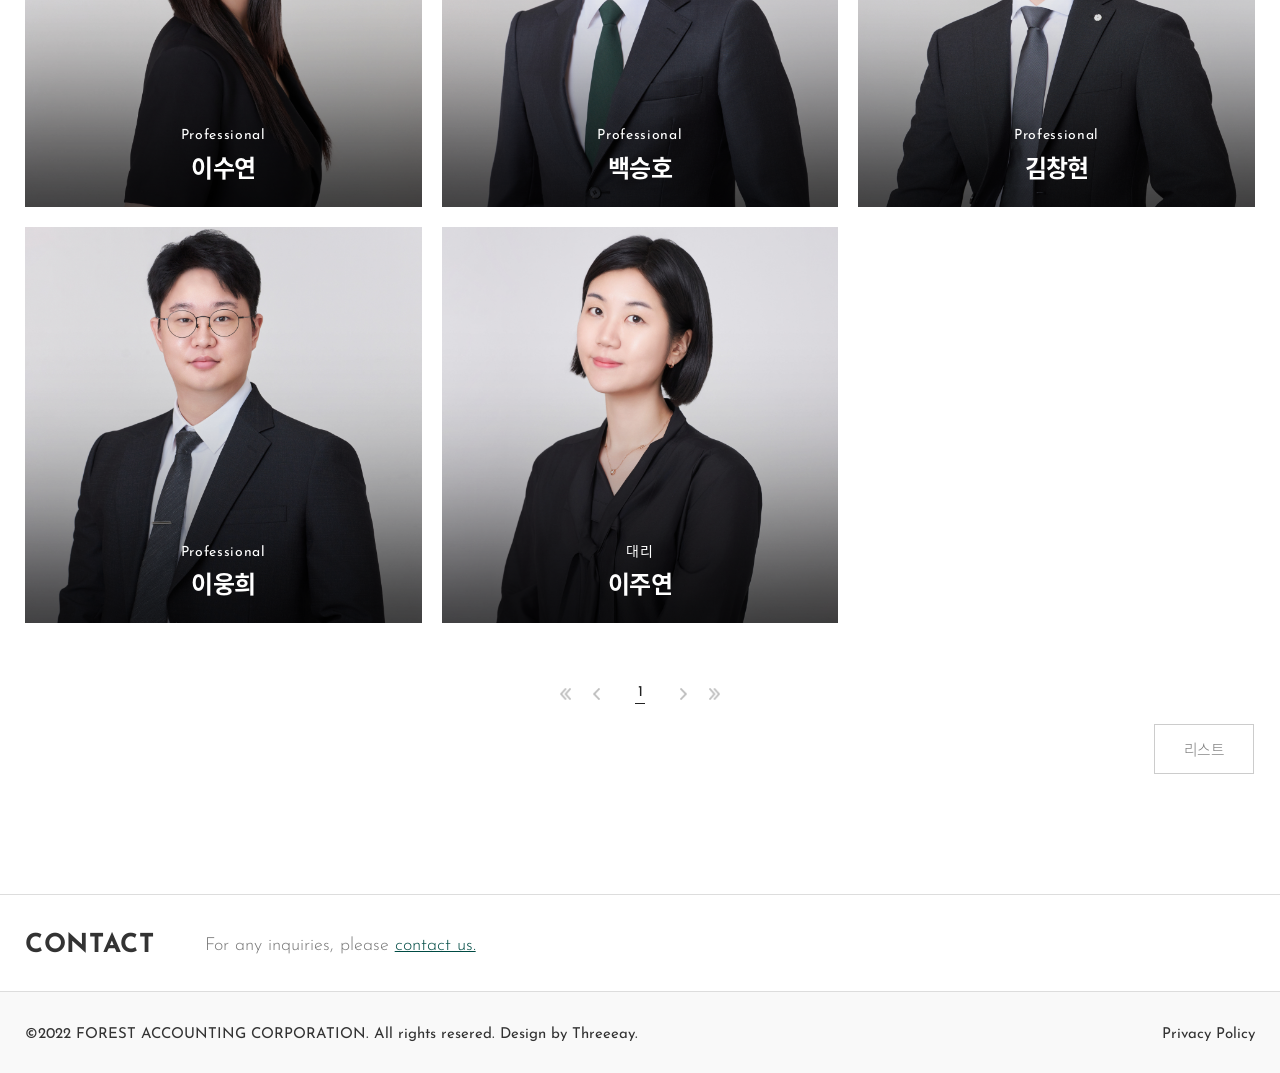
<file: sub/team.php.html>
<!DOCTYPE html PUBLIC "-//W3C//DTD XHTML 1.0 Transitional//EN" "http://www.w3.org/TR/xhtml1/DTD/xhtml1-transitional.dtd">
<html xmlns="http://www.w3.org/1999/xhtml" lang="ko" xml:lang="ko">
<head><script>
(function(){
  // 1. 기본 reload 차단
  const noop = function(){ console.log("Blocked reload"); };
  window.location.reload = noop;
  
  // 2. Sanity Live / Next.js Fast Refresh 웹소켓 & EventSource 끊김에 의한 무한 새로고침 차단
  window.EventSource = function(){ return { close:noop, addEventListener:noop, removeEventListener:noop, readyState:2 }; };
  window.WebSocket = function(){ return { send:noop, close:noop, addEventListener:noop, removeEventListener:noop, readyState:1 }; };

  // 3. location.replace / assign 을 통한 강제 이동 차단
  const _replace = window.location.replace;
  const _assign = window.location.assign;
  window.location.replace = function(url){ if(url !== window.location.href) _replace.call(window.location, url); };
  window.location.assign = function(url){ if(url !== window.location.href) _assign.call(window.location, url); };

  // 폼 submit 전송 차단 (백엔드로 데이터 전송 방지)
  document.addEventListener('DOMContentLoaded', function() {
    document.querySelectorAll('form').forEach(function(form) {
      form.removeAttribute('action');
      form.addEventListener('submit', function(e) { e.preventDefault(); }, true);
    });
  });
})();
</script>
<meta http-equiv="X-UA-Compatible" content="IE=Edge"/>
<meta http-equiv="Content-Type" content="text/html; charset=utf-8">
<meta name="Description" CONTENT="">
<meta name="keywords" CONTENT="">
<meta name="Classification" CONTENT="공인회계사,교육및출판업무">
<meta name="viewport" content="width=device-width">
<meta name="robots" content="index,follow" />
<link rel="canonical" href="/">
<link rel="shortcut icon" href="/img/favicon.ico" /><link rel="apple-touch-icon" href="/img/logo.png" />
<meta name="naver-site-verification" content="4e2bd1527db81c3fd972dc994a4698f5d5b81bfc" />
<meta property="og:type" content="website">  
<meta property="og:title" content="회계법인 숲">
<meta property="og:image" content="/img/logo_k.gif">
<meta property="og:description" content="">
<meta property="og:url" content="https://www.forestac.co.kr">
<meta property="al:web:url" content="https://www.forestac.co.kr">
<title>회계법인 숲</title>
<link rel="canonical" href="/">
<link rel="stylesheet" type="text/css" href="/comm/css/jquery.simpleLens.css">
<link rel="stylesheet" type="text/css" href="/comm/css/jquery.simpleGallery.css">

<link rel="stylesheet" href="../assets/code.jquery.com/ui/1.12.1/themes/base/jquery-ui.css">	<!-- 툴팁 css -->
<script src="../assets/code.jquery.com/jquery-1.12.4.js"></script>	<!-- 기본 제이쿼리 -->	
<script src="../assets/code.jquery.com/ui/1.12.1/jquery-ui.js"></script>	<!-- 툴팁 제이쿼리 -->
<script type='text/javascript' src='/comm/js/script.js?v=1774840761'></script>
<script type="text/javascript" src="/comm/js/slick.min.js"></script> 
<script type="text/javascript" src="/comm/js/TweenMax.min.js"></script>
<script type="text/javascript" src="/comm/js/webpublisher.js"></script> 
<script type="text/javascript" src="/comm/js/jquery.malihu.PageScroll2id.min.js"></script>


<script src="../assets/cdnjs.cloudflare.com/ajax/libs/waypoints/2.0.3/waypoints.min.js"></script>
<script type="text/javascript" src="/comm/js/jquery.counterup.js"></script>

<link rel="stylesheet"  href="/comm/css/swiper.css"  />
<script type="text/javascript" src="/comm/js/swiper.min.js"></script>


<!-- @@ 익스플로러 실행시 엣지 자동 전환 -->
<script type="text/javascript">
$(document).ready(function () {
	if(/MSIE \d|Trident.*rv:/.test(navigator.userAgent)) {
		window.location = 'microsoft-edge:' + window.location;
		setTimeout(function() {
		  window.location = 'https://go.microsoft.com/fwlink/?linkid=2135547';
		}, 1);
	  }
});
</script>


<link rel="stylesheet" type="text/css" href="/comm/css/sub.css?v=1774840761" />
<script defer type="text/javascript" src="/comm/js/sub.js"></script> 

<script>
  (function(i,s,o,g,r,a,m){i['GoogleAnalyticsObject']=r;i[r]=i[r]||function(){
  (i[r].q=i[r].q||[]).push(arguments)},i[r].l=1*new Date();a=s.createElement(o),
  m=s.getElementsByTagName(o)[0];a.async=1;a.src=g;m.parentNode.insertBefore(a,m)
  })(window,document,'script','../assets/google-analytics.com/analytics.js','ga');

  ga('create', 'UA-99019478-1', 'auto');
  ga('send', 'pageview');
</script>
<!-- # 툴팁 제이쿼리 실행 # -->
<script>
$(function() {
	$("img.icon_buy").tooltip();
});

</script>
</head>
<body>
<!-- wrap -->
<div id="wrap">
  
	   <div id="header">
         <div class="header_in">
            <h1>
							<a href="/" title="회계법인숲">
							  <svg xmlns="http://www.w3.org/2000/svg" xmlns:xlink="http://www.w3.org/1999/xlink" version="1.1" id="Layer_1" x="0px" y="0px" viewBox="0 0 449.44 124.9" style="enable-background:new 0 0 449.44 124.9;" xml:space="preserve">
<style type="text/css">
	.st0{fill:#FFFFFF;}
	.st1{fill:#FFFFFF;stroke:#FFFFFF;stroke-miterlimit:10;}
</style>
<path class="st0" d="M78.97,124.9h65.26L72.13,0L0,124.9h65.25v-15.44h-5.47l12.35-21.38l12.33,21.38h-5.49V124.9z M72.11,57.94  l-29.73,51.49H26.41l45.72-79.16l45.68,79.16h-15.96L72.11,57.94z"/>
<rect x="169.91" y="0" class="st0" width="1" height="124.9"/>
<polygon class="st0" points="207.89,4.53 227.91,4.53 227.91,9.61 213.19,9.61 213.19,18.89 226.01,18.89 226.01,23.92   213.19,23.92 213.19,37.51 207.89,37.51 "/>
<path class="st0" d="M232.3,21.06c0-2.29,0.44-4.45,1.31-6.48c0.88-2.02,2.08-3.82,3.62-5.39c1.54-1.57,3.33-2.8,5.37-3.69  c2.04-0.89,4.22-1.34,6.54-1.34c2.29,0,4.46,0.45,6.5,1.34c2.04,0.89,3.83,2.12,5.39,3.69c1.55,1.57,2.78,3.37,3.67,5.39  c0.89,2.02,1.34,4.18,1.34,6.48c0,2.33-0.45,4.51-1.34,6.54c-0.89,2.04-2.11,3.83-3.67,5.37c-1.56,1.54-3.35,2.74-5.39,3.6  c-2.04,0.86-4.21,1.29-6.5,1.29c-2.36,0-4.54-0.43-6.57-1.29c-2.02-0.86-3.8-2.05-5.34-3.58c-1.54-1.52-2.75-3.31-3.62-5.35  C232.74,25.62,232.3,23.42,232.3,21.06 M237.74,21.06c0,1.63,0.29,3.16,0.88,4.58c0.59,1.42,1.41,2.66,2.47,3.74  c1.06,1.07,2.28,1.91,3.67,2.51c1.39,0.6,2.9,0.9,4.53,0.9c1.57,0,3.04-0.3,4.42-0.9c1.37-0.6,2.57-1.44,3.6-2.51  c1.03-1.07,1.83-2.32,2.42-3.74c0.59-1.42,0.88-2.94,0.88-4.58c0-1.66-0.3-3.2-0.91-4.62c-0.6-1.42-1.42-2.67-2.45-3.76  c-1.03-1.09-2.24-1.93-3.62-2.54c-1.39-0.6-2.88-0.91-4.48-0.91c-1.6,0-3.1,0.3-4.48,0.91c-1.39,0.6-2.6,1.45-3.65,2.54  c-1.04,1.09-1.85,2.35-2.42,3.78C238.02,17.9,237.74,19.43,237.74,21.06"/>
<path class="st0" d="M282.35,4.53c1.81,0,3.47,0.23,4.98,0.7c1.51,0.47,2.79,1.15,3.85,2.06c1.06,0.91,1.88,2.01,2.47,3.33  c0.59,1.31,0.88,2.82,0.88,4.51c0,1.3-0.2,2.6-0.59,3.89c-0.39,1.3-1.03,2.47-1.92,3.51c-0.89,1.04-2.06,1.89-3.51,2.54  c-1.45,0.65-3.25,0.97-5.39,0.97h-4.76v11.46h-5.3V4.53H282.35z M283.07,20.97c1.18,0,2.16-0.19,2.94-0.57  c0.78-0.38,1.4-0.85,1.83-1.43c0.44-0.57,0.75-1.18,0.95-1.83c0.2-0.65,0.3-1.26,0.3-1.83c0-0.54-0.09-1.14-0.27-1.79  c-0.18-0.65-0.49-1.27-0.93-1.86c-0.44-0.59-1.04-1.08-1.79-1.47c-0.75-0.39-1.71-0.59-2.85-0.59h-4.89v11.37H283.07z M288.78,24.1  l8.42,13.41h-6.11l-8.6-13.27L288.78,24.1z"/>
<polygon class="st0" points="303.41,4.53 325.28,4.53 325.28,9.61 308.71,9.61 308.71,18.39 323.47,18.39 323.47,23.47   308.71,23.47 308.71,32.43 325.92,32.43 325.92,37.51 303.41,37.51 "/>
<path class="st0" d="M350.51,11.24c-1.18-0.6-2.43-1.12-3.76-1.56c-1.33-0.44-2.6-0.66-3.8-0.66c-1.63,0-2.92,0.36-3.87,1.09  c-0.95,0.72-1.43,1.72-1.43,2.99c0,0.91,0.32,1.7,0.97,2.38c0.65,0.68,1.5,1.27,2.54,1.77c1.04,0.5,2.14,0.97,3.28,1.43  c1,0.36,1.98,0.79,2.97,1.29c0.98,0.5,1.86,1.11,2.65,1.83c0.78,0.72,1.4,1.62,1.86,2.69c0.45,1.07,0.68,2.39,0.68,3.96  c0,1.72-0.43,3.3-1.29,4.73c-0.86,1.43-2.11,2.57-3.74,3.42c-1.63,0.85-3.61,1.27-5.93,1.27c-1.39,0-2.74-0.15-4.05-0.45  c-1.31-0.3-2.56-0.72-3.74-1.25c-1.18-0.53-2.26-1.12-3.26-1.79l2.36-4.12c0.72,0.54,1.55,1.04,2.49,1.5  c0.94,0.45,1.9,0.82,2.9,1.09c1,0.27,1.93,0.41,2.81,0.41c0.94,0,1.86-0.16,2.79-0.48c0.92-0.32,1.69-0.82,2.31-1.52  c0.62-0.69,0.93-1.62,0.93-2.76c0-0.94-0.26-1.74-0.79-2.4c-0.53-0.66-1.23-1.25-2.11-1.74c-0.88-0.5-1.83-0.94-2.85-1.34  c-1.03-0.39-2.07-0.83-3.12-1.31c-1.06-0.48-2.05-1.08-2.97-1.79c-0.92-0.71-1.67-1.58-2.24-2.6c-0.57-1.03-0.86-2.29-0.86-3.8  c0-1.81,0.42-3.38,1.27-4.71c0.84-1.33,2.02-2.39,3.51-3.17c1.5-0.78,3.22-1.21,5.19-1.27c2.32,0,4.31,0.28,5.96,0.84  c1.65,0.56,3.1,1.23,4.37,2.02L350.51,11.24z"/>
<polygon class="st0" points="357.08,4.53 379.13,4.53 379.13,9.61 370.62,9.61 370.62,37.51 365.37,37.51 365.37,9.61 357.08,9.61   "/>
<path class="st1" d="M205.07,77.81l10.08-24.89h0.13l10.08,24.89h-1.85l-8.77-22.27l1.14-0.64l-9.17,22.91H205.07z M209.94,68.37  h10.58l0.47,1.54h-11.45L209.94,68.37z"/>
<path class="st1" d="M247.06,76.23c-0.52,0.31-1.11,0.62-1.78,0.91c-0.67,0.29-1.41,0.52-2.22,0.69c-0.81,0.17-1.68,0.25-2.62,0.25  c-1.81,0-3.46-0.32-4.94-0.96c-1.48-0.64-2.74-1.51-3.8-2.62c-1.05-1.11-1.86-2.39-2.44-3.83c-0.57-1.44-0.86-2.98-0.86-4.62  c0-1.75,0.3-3.37,0.91-4.87c0.6-1.5,1.46-2.81,2.55-3.93c1.1-1.12,2.37-1.99,3.83-2.62c1.46-0.63,3.03-0.94,4.74-0.94  c1.25,0,2.43,0.17,3.53,0.5c1.1,0.34,2.09,0.77,2.99,1.31l-0.71,1.51c-0.78-0.49-1.67-0.91-2.65-1.24c-0.99-0.33-2.03-0.5-3.12-0.5  c-1.41,0-2.74,0.27-4,0.82c-1.25,0.55-2.36,1.31-3.31,2.28c-0.95,0.97-1.7,2.11-2.23,3.41c-0.54,1.3-0.81,2.7-0.81,4.2  c0,1.43,0.24,2.79,0.72,4.06c0.48,1.28,1.18,2.4,2.08,3.36c0.91,0.96,2,1.72,3.28,2.27c1.28,0.55,2.7,0.82,4.27,0.82  c1.16,0,2.23-0.16,3.21-0.49c0.97-0.33,1.84-0.73,2.6-1.23L247.06,76.23z"/>
<path class="st1" d="M270.27,76.23c-0.52,0.31-1.11,0.62-1.78,0.91c-0.67,0.29-1.41,0.52-2.22,0.69c-0.81,0.17-1.68,0.25-2.62,0.25  c-1.81,0-3.46-0.32-4.94-0.96c-1.48-0.64-2.74-1.51-3.8-2.62c-1.05-1.11-1.86-2.39-2.44-3.83c-0.57-1.44-0.86-2.98-0.86-4.62  c0-1.75,0.3-3.37,0.91-4.87c0.6-1.5,1.46-2.81,2.55-3.93c1.1-1.12,2.37-1.99,3.83-2.62c1.46-0.63,3.04-0.94,4.74-0.94  c1.25,0,2.43,0.17,3.53,0.5c1.1,0.34,2.09,0.77,2.99,1.31l-0.71,1.51c-0.78-0.49-1.67-0.91-2.65-1.24c-0.99-0.33-2.03-0.5-3.12-0.5  c-1.41,0-2.74,0.27-4,0.82c-1.25,0.55-2.36,1.31-3.31,2.28c-0.95,0.97-1.7,2.11-2.23,3.41c-0.54,1.3-0.81,2.7-0.81,4.2  c0,1.43,0.24,2.79,0.72,4.06c0.48,1.28,1.18,2.4,2.08,3.36c0.91,0.96,2,1.72,3.28,2.27c1.28,0.55,2.7,0.82,4.27,0.82  c1.16,0,2.23-0.16,3.21-0.49c0.97-0.33,1.84-0.73,2.6-1.23L270.27,76.23z"/>
<path class="st1" d="M274.84,65.92c0-1.68,0.31-3.25,0.94-4.72c0.63-1.47,1.5-2.76,2.62-3.9c1.12-1.13,2.41-2.01,3.88-2.65  c1.47-0.64,3.04-0.96,4.72-0.96c1.68,0,3.26,0.32,4.74,0.96c1.48,0.64,2.78,1.52,3.9,2.65c1.12,1.13,2,2.43,2.64,3.9  c0.64,1.47,0.96,3.04,0.96,4.72c0,1.68-0.32,3.25-0.96,4.72c-0.64,1.47-1.52,2.76-2.64,3.88c-1.12,1.12-2.42,1.99-3.9,2.62  c-1.48,0.63-3.06,0.94-4.74,0.94c-1.68,0-3.25-0.3-4.72-0.91c-1.47-0.6-2.76-1.46-3.88-2.55c-1.12-1.1-1.99-2.38-2.62-3.86  C275.15,69.28,274.84,67.67,274.84,65.92 M276.52,65.96c0,1.46,0.27,2.82,0.81,4.1c0.54,1.28,1.29,2.4,2.25,3.36  c0.96,0.96,2.08,1.72,3.34,2.27c1.26,0.55,2.61,0.82,4.05,0.82c1.48,0,2.86-0.27,4.13-0.82c1.28-0.55,2.4-1.3,3.36-2.27  c0.96-0.96,1.72-2.08,2.27-3.36c0.55-1.28,0.82-2.65,0.82-4.13c0-1.46-0.27-2.83-0.82-4.12c-0.55-1.29-1.3-2.42-2.27-3.39  c-0.96-0.97-2.08-1.74-3.36-2.3c-1.28-0.56-2.64-0.84-4.1-0.84c-1.48,0-2.85,0.29-4.13,0.86c-1.28,0.57-2.39,1.35-3.34,2.33  c-0.95,0.98-1.69,2.12-2.22,3.41C276.78,63.16,276.52,64.52,276.52,65.96"/>
<path class="st1" d="M306.82,69.75c0,1.39,0.29,2.59,0.86,3.59c0.57,1.01,1.35,1.79,2.33,2.33c0.99,0.55,2.11,0.82,3.36,0.82  c1.28,0,2.41-0.27,3.41-0.82c1-0.55,1.78-1.33,2.35-2.33c0.57-1.01,0.86-2.21,0.86-3.59V53.96h1.61v15.89c0,1.72-0.36,3.2-1.09,4.43  c-0.73,1.23-1.71,2.17-2.96,2.82c-1.24,0.65-2.64,0.97-4.18,0.97c-1.54,0-2.94-0.32-4.18-0.97c-1.24-0.65-2.22-1.59-2.94-2.82  c-0.72-1.23-1.08-2.71-1.08-4.43V53.96h1.65V69.75z"/>
<polygon class="st1" points="349.01,78.38 330.19,57.19 330.63,56.85 330.67,77.81 329.05,77.81 329.05,53.46 329.15,53.46   347.96,74.82 347.53,74.96 347.49,53.96 349.07,53.96 349.07,78.38 "/>
<polygon class="st1" points="354.75,53.96 370.37,53.96 370.37,55.54 363.35,55.54 363.35,77.81 361.7,77.81 361.7,55.54   354.75,55.54 "/>
<rect x="376.04" y="53.96" class="st1" width="1.65" height="23.85"/>
<polygon class="st1" points="405.23,78.38 386.42,57.19 386.86,56.85 386.89,77.81 385.28,77.81 385.28,53.46 385.38,53.46   404.19,74.82 403.76,74.96 403.72,53.96 405.3,53.96 405.3,78.38 "/>
<path class="st1" d="M430.9,76.13c-0.4,0.27-0.89,0.52-1.46,0.76c-0.57,0.23-1.18,0.44-1.83,0.62c-0.65,0.18-1.32,0.32-2,0.42  c-0.68,0.1-1.33,0.15-1.93,0.15c-1.88,0-3.58-0.31-5.09-0.92c-1.51-0.62-2.8-1.47-3.88-2.55c-1.08-1.09-1.9-2.35-2.47-3.79  c-0.57-1.44-0.86-3.01-0.86-4.69c0-1.81,0.32-3.48,0.96-5.01c0.64-1.52,1.52-2.84,2.64-3.95c1.12-1.11,2.42-1.97,3.9-2.57  c1.48-0.6,3.05-0.91,4.7-0.91c1.25,0,2.43,0.16,3.54,0.47c1.11,0.31,2.11,0.74,3.01,1.28l-0.6,1.48c-0.52-0.31-1.1-0.59-1.75-0.82  c-0.65-0.23-1.32-0.42-2-0.55c-0.68-0.13-1.36-0.2-2.03-0.2c-1.52,0-2.93,0.27-4.23,0.81c-1.3,0.54-2.43,1.29-3.39,2.25  c-0.96,0.96-1.71,2.09-2.25,3.39c-0.54,1.3-0.81,2.71-0.81,4.23c0,1.48,0.25,2.85,0.76,4.12c0.5,1.27,1.22,2.37,2.15,3.33  c0.93,0.95,2.04,1.69,3.34,2.22c1.3,0.53,2.74,0.79,4.33,0.79c0.94,0,1.92-0.11,2.96-0.34c1.03-0.22,1.92-0.55,2.65-0.97v-6.62  h-5.38v-1.58h7.02V76.13z"/>
<path class="st1" d="M224.29,116.54c-0.52,0.31-1.11,0.62-1.78,0.91c-0.67,0.29-1.41,0.52-2.22,0.69c-0.81,0.17-1.68,0.25-2.62,0.25  c-1.81,0-3.46-0.32-4.94-0.96c-1.48-0.64-2.74-1.51-3.8-2.62c-1.05-1.11-1.86-2.39-2.44-3.83c-0.57-1.44-0.86-2.98-0.86-4.62  c0-1.75,0.3-3.37,0.91-4.87c0.6-1.5,1.46-2.81,2.55-3.93c1.1-1.12,2.37-1.99,3.83-2.62c1.46-0.63,3.04-0.94,4.74-0.94  c1.25,0,2.43,0.17,3.53,0.5c1.1,0.34,2.09,0.77,2.99,1.31l-0.71,1.51c-0.78-0.49-1.67-0.91-2.65-1.24c-0.99-0.34-2.03-0.5-3.12-0.5  c-1.41,0-2.74,0.27-4,0.82c-1.25,0.55-2.36,1.31-3.31,2.28c-0.95,0.97-1.7,2.11-2.23,3.41c-0.54,1.3-0.81,2.7-0.81,4.2  c0,1.43,0.24,2.79,0.72,4.06c0.48,1.28,1.18,2.4,2.08,3.36c0.91,0.96,2,1.72,3.27,2.27c1.28,0.55,2.7,0.82,4.27,0.82  c1.16,0,2.23-0.16,3.21-0.49c0.97-0.33,1.84-0.73,2.6-1.23L224.29,116.54z"/>
<path class="st1" d="M228.85,106.23c0-1.68,0.31-3.25,0.94-4.72c0.63-1.47,1.5-2.77,2.62-3.9c1.12-1.13,2.41-2.02,3.88-2.65  c1.47-0.64,3.04-0.96,4.72-0.96c1.68,0,3.26,0.32,4.74,0.96c1.48,0.64,2.78,1.52,3.9,2.65c1.12,1.13,2,2.43,2.64,3.9  c0.64,1.47,0.96,3.04,0.96,4.72c0,1.68-0.32,3.25-0.96,4.72c-0.64,1.47-1.52,2.76-2.64,3.88c-1.12,1.12-2.42,1.99-3.9,2.62  c-1.48,0.63-3.06,0.94-4.74,0.94c-1.68,0-3.25-0.3-4.72-0.91c-1.47-0.61-2.76-1.46-3.88-2.55c-1.12-1.1-1.99-2.39-2.62-3.86  C229.17,109.59,228.85,107.98,228.85,106.23 M230.53,106.26c0,1.46,0.27,2.82,0.81,4.1c0.54,1.28,1.29,2.4,2.25,3.36  c0.96,0.96,2.08,1.72,3.34,2.27c1.26,0.55,2.61,0.82,4.05,0.82c1.48,0,2.86-0.27,4.13-0.82c1.28-0.55,2.4-1.3,3.36-2.27  c0.96-0.96,1.72-2.08,2.27-3.36c0.55-1.28,0.82-2.65,0.82-4.13c0-1.46-0.27-2.83-0.82-4.12c-0.55-1.29-1.3-2.42-2.27-3.39  c-0.96-0.97-2.08-1.74-3.36-2.3c-1.28-0.56-2.64-0.84-4.1-0.84c-1.48,0-2.85,0.29-4.13,0.86c-1.28,0.57-2.39,1.35-3.34,2.33  c-0.95,0.99-1.69,2.12-2.22,3.41C230.8,103.47,230.53,104.83,230.53,106.26"/>
<path class="st1" d="M264.76,94.27c0.9,0,1.79,0.13,2.67,0.39c0.88,0.26,1.69,0.66,2.42,1.21c0.73,0.55,1.32,1.25,1.76,2.1  c0.45,0.85,0.67,1.87,0.67,3.06c0,0.9-0.13,1.76-0.4,2.6c-0.27,0.84-0.7,1.6-1.31,2.27c-0.61,0.67-1.39,1.21-2.35,1.61  c-0.96,0.4-2.15,0.6-3.56,0.6h-3.7v10.01h-1.64V94.27H264.76z M264.56,106.53c1.19,0,2.17-0.17,2.96-0.5  c0.78-0.34,1.4-0.77,1.85-1.31c0.45-0.54,0.77-1.13,0.96-1.76c0.19-0.64,0.29-1.26,0.29-1.86c0-0.72-0.13-1.39-0.39-2.02  c-0.26-0.63-0.63-1.18-1.12-1.66c-0.49-0.48-1.09-0.86-1.78-1.14c-0.69-0.28-1.47-0.42-2.32-0.42h-4.03v10.68H264.56z   M267.99,107.27l6.62,10.85h-1.92l-6.65-10.82L267.99,107.27z"/>
<path class="st1" d="M286.09,94.27c1.48,0,2.77,0.25,3.88,0.76c1.11,0.5,1.97,1.25,2.59,2.25c0.62,1,0.92,2.25,0.92,3.75  c0,0.9-0.14,1.76-0.42,2.6c-0.28,0.84-0.73,1.6-1.34,2.27c-0.62,0.67-1.4,1.21-2.35,1.61c-0.95,0.4-2.1,0.6-3.44,0.6h-3.7v10.01  h-1.65V94.27H286.09z M285.92,106.53c1.16,0,2.13-0.18,2.91-0.55c0.77-0.37,1.38-0.84,1.81-1.41c0.44-0.57,0.75-1.17,0.94-1.8  c0.19-0.63,0.29-1.21,0.29-1.75c0-0.76-0.12-1.46-0.37-2.08c-0.25-0.63-0.61-1.17-1.09-1.63c-0.48-0.46-1.07-0.82-1.76-1.07  c-0.69-0.26-1.49-0.39-2.38-0.39h-4.03v10.68H285.92z"/>
<path class="st1" d="M297.68,106.23c0-1.68,0.31-3.25,0.94-4.72c0.63-1.47,1.5-2.77,2.62-3.9c1.12-1.13,2.41-2.02,3.88-2.65  c1.47-0.64,3.04-0.96,4.72-0.96c1.68,0,3.26,0.32,4.74,0.96c1.48,0.64,2.78,1.52,3.9,2.65c1.12,1.13,2,2.43,2.64,3.9  c0.64,1.47,0.96,3.04,0.96,4.72c0,1.68-0.32,3.25-0.96,4.72c-0.64,1.47-1.52,2.76-2.64,3.88c-1.12,1.12-2.42,1.99-3.9,2.62  c-1.48,0.63-3.06,0.94-4.74,0.94c-1.68,0-3.25-0.3-4.72-0.91c-1.47-0.61-2.76-1.46-3.88-2.55c-1.12-1.1-1.99-2.39-2.62-3.86  C297.99,109.59,297.68,107.98,297.68,106.23 M299.36,106.26c0,1.46,0.27,2.82,0.81,4.1c0.54,1.28,1.29,2.4,2.25,3.36  c0.96,0.96,2.08,1.72,3.34,2.27c1.26,0.55,2.61,0.82,4.05,0.82c1.48,0,2.86-0.27,4.13-0.82c1.28-0.55,2.4-1.3,3.36-2.27  c0.96-0.96,1.72-2.08,2.27-3.36c0.55-1.28,0.82-2.65,0.82-4.13c0-1.46-0.27-2.83-0.82-4.12c-0.55-1.29-1.3-2.42-2.27-3.39  c-0.96-0.97-2.08-1.74-3.36-2.3c-1.28-0.56-2.64-0.84-4.1-0.84c-1.48,0-2.85,0.29-4.13,0.86s-2.39,1.35-3.34,2.33  c-0.95,0.99-1.69,2.12-2.22,3.41C299.62,103.47,299.36,104.83,299.36,106.26"/>
<path class="st1" d="M333.59,94.27c0.9,0,1.79,0.13,2.67,0.39c0.88,0.26,1.69,0.66,2.42,1.21c0.73,0.55,1.32,1.25,1.76,2.1  c0.45,0.85,0.67,1.87,0.67,3.06c0,0.9-0.13,1.76-0.4,2.6c-0.27,0.84-0.7,1.6-1.31,2.27c-0.6,0.67-1.39,1.21-2.35,1.61  c-0.96,0.4-2.15,0.6-3.56,0.6h-3.7v10.01h-1.64V94.27H333.59z M333.39,106.53c1.19,0,2.17-0.17,2.96-0.5  c0.78-0.34,1.4-0.77,1.85-1.31c0.45-0.54,0.77-1.13,0.96-1.76c0.19-0.64,0.29-1.26,0.29-1.86c0-0.72-0.13-1.39-0.39-2.02  c-0.26-0.63-0.63-1.18-1.12-1.66c-0.49-0.48-1.09-0.86-1.78-1.14c-0.69-0.28-1.47-0.42-2.32-0.42h-4.03v10.68H333.39z   M336.81,107.27l6.62,10.85h-1.92l-6.65-10.82L336.81,107.27z"/>
<path class="st1" d="M347.33,118.12l10.08-24.89h0.13l10.08,24.89h-1.85L357,95.85l1.14-0.64l-9.17,22.91H347.33z M352.2,108.68  h10.58l0.47,1.54h-11.45L352.2,108.68z"/>
<polygon class="st1" points="369.43,94.27 385.05,94.27 385.05,95.85 378.03,95.85 378.03,118.12 376.38,118.12 376.38,95.85   369.43,95.85 "/>
<rect x="390.72" y="94.27" class="st1" width="1.65" height="23.85"/>
<path class="st1" d="M398.45,106.23c0-1.68,0.31-3.25,0.94-4.72c0.63-1.47,1.5-2.77,2.62-3.9c1.12-1.13,2.41-2.02,3.88-2.65  c1.47-0.64,3.04-0.96,4.72-0.96c1.68,0,3.26,0.32,4.74,0.96c1.48,0.64,2.78,1.52,3.9,2.65c1.12,1.13,2,2.43,2.64,3.9  c0.64,1.47,0.96,3.04,0.96,4.72c0,1.68-0.32,3.25-0.96,4.72c-0.64,1.47-1.52,2.76-2.64,3.88c-1.12,1.12-2.42,1.99-3.9,2.62  c-1.48,0.63-3.06,0.94-4.74,0.94c-1.68,0-3.25-0.3-4.72-0.91c-1.47-0.61-2.76-1.46-3.88-2.55c-1.12-1.1-1.99-2.39-2.62-3.86  C398.76,109.59,398.45,107.98,398.45,106.23 M400.13,106.26c0,1.46,0.27,2.82,0.81,4.1c0.54,1.28,1.29,2.4,2.25,3.36  c0.96,0.96,2.08,1.72,3.34,2.27c1.26,0.55,2.61,0.82,4.05,0.82c1.48,0,2.86-0.27,4.13-0.82c1.28-0.55,2.4-1.3,3.36-2.27  c0.96-0.96,1.72-2.08,2.27-3.36c0.55-1.28,0.82-2.65,0.82-4.13c0-1.46-0.27-2.83-0.82-4.12c-0.55-1.29-1.3-2.42-2.27-3.39  s-2.08-1.74-3.36-2.3c-1.28-0.56-2.64-0.84-4.1-0.84c-1.48,0-2.85,0.29-4.13,0.86c-1.28,0.57-2.39,1.35-3.34,2.33  c-0.95,0.99-1.69,2.12-2.22,3.41C400.39,103.47,400.13,104.83,400.13,106.26"/>
<polygon class="st1" points="448.87,118.69 430.06,97.5 430.49,97.16 430.53,118.12 428.92,118.12 428.92,93.77 429.02,93.77   447.83,115.13 447.39,115.27 447.36,94.27 448.94,94.27 448.94,118.69 "/>
</svg>
							</a>
						</h1>
            <ul class="topUtil">
               <!-- <li class="sitemap menuBtn"><a href="/other/sitemap.php">사이트맵</a></li> -->
               <li class="btnMenu_m menuBtn"><a>메뉴</a></li>
            </ul>   
         </div>
      </div>


<!--[s] 모바일 menuArea -->
<div id="menuArea" class="header_mobile" style="display:none;">
	<div class="menuList">
		<h2><a href="/" target="_self"><img src="/img/menu_logo.svg" alt="회계법인숲"/></a></h2>
		<ul class="list">
			<li><a href="/sub/forest.php">FOREST</a></li>
			<li><a href="/sub/expertise.php">EXPERTISE</a></li>
			<li><a href="/sub/solution.php">SOLUTION</a></li>
			<li><a href="/sub/team.php">TEAM</a></li>
			<li><a href="/sub/news.php">NEWS</a></li>
			<li><a href="/sub/contact.php">CONTACT</a></li>
		</ul>
		<div class="mail">
			<dl>
				<dt>MAIL</dt>
				<dd>FORESTAC@forestac.co.kr</dd>
			</dl>
		</div>
		<button type="button" class="btnMenu_mClose" title="메뉴닫기"></button>
	</div>
</div>
<!--[e] 모바일 menuArea -->

  

  		<!-- Visual -->
		<div id="visual">
			<div class="bg subtop_team"></div>
			<h2>TEAM<span>PROFESSIONALS</span></h2>
		</div> 
		<!--//Visual -->
	
  <!-- Contents -->
  <div id="contents">

    



  




	









<div class="basicCont2 team_cont sub_effect"><script Language="JavaScript" src="/admin/js/lib2.js"></script>
<link href="/admin/bbs/skin/teamBasic/style.css" rel="stylesheet" type="text/css">
<!-- 카테고리 -->

<!-- 카테고리 끝-->







<!-- 게시물 시작 -->
<div class="team_list">	


<dl>
		<a href="/sub/team.php?ptype=view&idx=20&page=1&code=team">
	<dt><img src="/admin/bbs/skin/teamBasic/image/blank_img.png" style="background-image:url('/admin/data/bbs/team/M2207260458183_1.jpg')" alt="김재훈" /><div class="tit"><small class="eng">Managing Partner / CEO</small><h4>김재훈</h4></div></dt>
	<dd>
		<div>
			 <ul>
				 <li>All Industries</li>
				 <li>jaehoonkim@forestac.co.kr </li>
			 </ul>
			 <span class="more">Read More</span>
		</div>
	</dd>
	</a>
</dl>
	


<dl>
		<a href="/sub/team.php?ptype=view&idx=101&page=1&code=team">
	<dt><img src="/admin/bbs/skin/teamBasic/image/blank_img.png" style="background-image:url('/admin/data/bbs/team/M2207190530343_1.jpg')" alt="임양우" /><div class="tit"><small class="eng">Leader / Partner</small><h4>임양우</h4></div></dt>
	<dd>
		<div>
			 <ul>
				 <li>Valuation of early-stage start-up companies</li>
				 <li>yangwooim@forestac.co.kr</li>
			 </ul>
			 <span class="more">Read More</span>
		</div>
	</dd>
	</a>
</dl>
	


<dl>
		<a href="/sub/team.php?ptype=view&idx=102&page=1&code=team">
	<dt><img src="/admin/bbs/skin/teamBasic/image/blank_img.png" style="background-image:url('/admin/data/bbs/team/M2207190546259_1.jpg')" alt="전정수" /><div class="tit"><small class="eng">Leader / Partner</small><h4>전정수</h4></div></dt>
	<dd>
		<div>
			 <ul>
				 <li>Valuation and M&A advisory service</li>
				 <li>jungsujun@forestac.co.kr </li>
			 </ul>
			 <span class="more">Read More</span>
		</div>
	</dd>
	</a>
</dl>
	


<dl>
		<a href="/sub/team.php?ptype=view&idx=186&page=1&code=team">
	<dt><img src="/admin/bbs/skin/teamBasic/image/blank_img.png" style="background-image:url('/admin/data/bbs/team/M2207260356506_1.jpg')" alt="이태환" /><div class="tit"><small class="eng">Leader/Partner</small><h4>이태환</h4></div></dt>
	<dd>
		<div>
			 <ul>
				 <li>Valuation and Due Diligence </li>
				 <li>taehwanlee@forestac.co.kr </li>
			 </ul>
			 <span class="more">Read More</span>
		</div>
	</dd>
	</a>
</dl>
	


<dl>
		<a href="/sub/team.php?ptype=view&idx=185&page=1&code=team">
	<dt><img src="/admin/bbs/skin/teamBasic/image/blank_img.png" style="background-image:url('/admin/data/bbs/team/M2207260332132_1.jpg')" alt="권오희" /><div class="tit"><small class="eng">Leader</small><h4>권오희</h4></div></dt>
	<dd>
		<div>
			 <ul>
				 <li>Valuation and M&A advisory service</li>
				 <li>ohheekwon@forestac.co.kr </li>
			 </ul>
			 <span class="more">Read More</span>
		</div>
	</dd>
	</a>
</dl>
	


<dl>
		<a href="/sub/team.php?ptype=view&idx=187&page=1&code=team">
	<dt><img src="/admin/bbs/skin/teamBasic/image/blank_img.png" style="background-image:url('/admin/data/bbs/team/M2207260413005_1.jpg')" alt="권순근" /><div class="tit"><small class="eng">Leader</small><h4>권순근</h4></div></dt>
	<dd>
		<div>
			 <ul>
				 <li>Valuation and M&A advisory service</li>
				 <li>sgkwon@forestac.co.kr </li>
			 </ul>
			 <span class="more">Read More</span>
		</div>
	</dd>
	</a>
</dl>
	


<dl>
		<a href="/sub/team.php?ptype=view&idx=184&page=1&code=team">
	<dt><img src="/admin/bbs/skin/teamBasic/image/blank_img.png" style="background-image:url('/admin/data/bbs/team/M2207260312108_1.jpg')" alt="이장원" /><div class="tit"><small class="eng">Leader</small><h4>이장원</h4></div></dt>
	<dd>
		<div>
			 <ul>
				 <li>Valuation and M&A advisory service</li>
				 <li>jangwonlee@forestac.co.kr </li>
			 </ul>
			 <span class="more">Read More</span>
		</div>
	</dd>
	</a>
</dl>
	


<dl>
		<a href="/sub/team.php?ptype=view&idx=188&page=1&code=team">
	<dt><img src="/admin/bbs/skin/teamBasic/image/blank_img.png" style="background-image:url('/admin/data/bbs/team/M2207260456003_1.jpg')" alt="권호유" /><div class="tit"><small class="eng">Associate Leader</small><h4>권호유</h4></div></dt>
	<dd>
		<div>
			 <ul>
				 <li>Valuation and M&A advisory service</li>
				 <li>hoyukwon@forestac.co.kr </li>
			 </ul>
			 <span class="more">Read More</span>
		</div>
	</dd>
	</a>
</dl>
	


<dl>
		<a href="/sub/team.php?ptype=view&idx=26&page=1&code=team">
	<dt><img src="/admin/bbs/skin/teamBasic/image/blank_img.png" style="background-image:url('/admin/data/bbs/team/M2207260501552_1.jpg')" alt="민영석​" /><div class="tit"><small class="eng">Senior Manager</small><h4>민영석​</h4></div></dt>
	<dd>
		<div>
			 <ul>
				 <li>Platform, Industrial Market </li>
				 <li>youngsukmin@forestac.co.kr </li>
			 </ul>
			 <span class="more">Read More</span>
		</div>
	</dd>
	</a>
</dl>
	


<dl>
		<a href="/sub/team.php?ptype=view&idx=25&page=1&code=team">
	<dt><img src="/admin/bbs/skin/teamBasic/image/blank_img.png" style="background-image:url('/admin/data/bbs/team/M2207260500519_1.jpg')" alt="정일현" /><div class="tit"><small class="eng">Senior Manager​</small><h4>정일현</h4></div></dt>
	<dd>
		<div>
			 <ul>
				 <li>Due Diligence and Valuation </li>
				 <li>ilhyunjung@forestac.co.kr </li>
			 </ul>
			 <span class="more">Read More</span>
		</div>
	</dd>
	</a>
</dl>
	


<dl>
		<a href="/sub/team.php?ptype=view&idx=24&page=1&code=team">
	<dt><img src="/admin/bbs/skin/teamBasic/image/blank_img.png" style="background-image:url('/admin/data/bbs/team/M2207260459262_1.jpg')" alt="한호석" /><div class="tit"><small class="eng">Senior Manager​</small><h4>한호석</h4></div></dt>
	<dd>
		<div>
			 <ul>
				 <li>Due Diligence and Valuation </li>
				 <li>hoseokhan@forestac.co.kr </li>
			 </ul>
			 <span class="more">Read More</span>
		</div>
	</dd>
	</a>
</dl>
	


<dl>
		<a href="/sub/team.php?ptype=view&idx=219&page=1&code=team">
	<dt><img src="/admin/bbs/skin/teamBasic/image/blank_img.png" style="background-image:url('/admin/data/bbs/team/M2411200437002_1.jpg')" alt="소정현" /><div class="tit"><small class="eng">Senior Manager​</small><h4>소정현</h4></div></dt>
	<dd>
		<div>
			 <ul>
				 <li>Due Diligence and Valuation</li>
				 <li>jeonghyunso@forestac.co.kr </li>
			 </ul>
			 <span class="more">Read More</span>
		</div>
	</dd>
	</a>
</dl>
	


<dl>
		<a href="/sub/team.php?ptype=view&idx=282&page=1&code=team">
	<dt><img src="/admin/bbs/skin/teamBasic/image/blank_img.png" style="background-image:url('/admin/data/bbs/team/M2410310146015_1.jpg')" alt="정동준" /><div class="tit"><small class="eng">Manager</small><h4>정동준</h4></div></dt>
	<dd>
		<div>
			 <ul>
				 <li>Due Diligence</li>
				 <li>dongjunjung@forestac.co.kr</li>
			 </ul>
			 <span class="more">Read More</span>
		</div>
	</dd>
	</a>
</dl>
	


<dl>
		<a href="/sub/team.php?ptype=view&idx=281&page=1&code=team">
	<dt><img src="/admin/bbs/skin/teamBasic/image/blank_img.png" style="background-image:url('/admin/data/bbs/team/M2410310134134_1.jpg')" alt="김진권" /><div class="tit"><small class="eng">Professional</small><h4>김진권</h4></div></dt>
	<dd>
		<div>
			 <ul>
				 <li>IT, Media & Telecommunications</li>
				 <li>jinkwonkim@forestac.co.kr</li>
			 </ul>
			 <span class="more">Read More</span>
		</div>
	</dd>
	</a>
</dl>
	


<dl>
		<a href="/sub/team.php?ptype=view&idx=286&page=1&code=team">
	<dt><img src="/admin/bbs/skin/teamBasic/image/blank_img.png" style="background-image:url('/admin/data/bbs/team/M2411181006513_1.jpg')" alt="우나영" /><div class="tit"><small class="eng">Professional</small><h4>우나영</h4></div></dt>
	<dd>
		<div>
			 <ul>
				 <li>Valuation</li>
				 <li>nayoungwoo@forestac.co.kr</li>
			 </ul>
			 <span class="more">Read More</span>
		</div>
	</dd>
	</a>
</dl>
	


<dl>
		<a href="/sub/team.php?ptype=view&idx=295&page=1&code=team">
	<dt><img src="/admin/bbs/skin/teamBasic/image/blank_img.png" style="background-image:url('/admin/data/bbs/team/M2511070533027_1.jpg')" alt="고준희" /><div class="tit"><small class="eng">Professional</small><h4>고준희</h4></div></dt>
	<dd>
		<div>
			 <ul>
				 <li>Cross-border</li>
				 <li>junheeko@forestac.co.kr</li>
			 </ul>
			 <span class="more">Read More</span>
		</div>
	</dd>
	</a>
</dl>
	


<dl>
		<a href="/sub/team.php?ptype=view&idx=283&page=1&code=team">
	<dt><img src="/admin/bbs/skin/teamBasic/image/blank_img.png" style="background-image:url('/admin/data/bbs/team/M2410310155371_1.jpg')" alt="김지언" /><div class="tit"><small class="eng">Professional</small><h4>김지언</h4></div></dt>
	<dd>
		<div>
			 <ul>
				 <li>Leisure, IT, BIO Industries</li>
				 <li>jieonkim@forestac.co.kr</li>
			 </ul>
			 <span class="more">Read More</span>
		</div>
	</dd>
	</a>
</dl>
	


<dl>
		<a href="/sub/team.php?ptype=view&idx=288&page=1&code=team">
	<dt><img src="/admin/bbs/skin/teamBasic/image/blank_img.png" style="background-image:url('/admin/data/bbs/team/M2412041116349_1.jpg')" alt="김혜지" /><div class="tit"><small class="eng">Professional</small><h4>김혜지</h4></div></dt>
	<dd>
		<div>
			 <ul>
				 <li></li>
				 <li>hyejikim@forestac.co.kr</li>
			 </ul>
			 <span class="more">Read More</span>
		</div>
	</dd>
	</a>
</dl>
	


<dl>
		<a href="/sub/team.php?ptype=view&idx=284&page=1&code=team">
	<dt><img src="/admin/bbs/skin/teamBasic/image/blank_img.png" style="background-image:url('/admin/data/bbs/team/M2410310203386_1.jpg')" alt="이수연" /><div class="tit"><small class="eng">Professional</small><h4>이수연</h4></div></dt>
	<dd>
		<div>
			 <ul>
				 <li>Due Diligence and Valuation</li>
				 <li>suyeonlee@forestac.co.kr</li>
			 </ul>
			 <span class="more">Read More</span>
		</div>
	</dd>
	</a>
</dl>
	


<dl>
		<a href="/sub/team.php?ptype=view&idx=294&page=1&code=team">
	<dt><img src="/admin/bbs/skin/teamBasic/image/blank_img.png" style="background-image:url('/admin/data/bbs/team/M2510310508535_1.jpg')" alt="백승호" /><div class="tit"><small class="eng">Professional</small><h4>백승호</h4></div></dt>
	<dd>
		<div>
			 <ul>
				 <li></li>
				 <li>seunghobaek@forestac.co.kr</li>
			 </ul>
			 <span class="more">Read More</span>
		</div>
	</dd>
	</a>
</dl>
	


<dl>
		<a href="/sub/team.php?ptype=view&idx=293&page=1&code=team">
	<dt><img src="/admin/bbs/skin/teamBasic/image/blank_img.png" style="background-image:url('/admin/data/bbs/team/M2510300554368_1.jpg')" alt="김창현" /><div class="tit"><small class="eng">Professional</small><h4>김창현</h4></div></dt>
	<dd>
		<div>
			 <ul>
				 <li>Valuation</li>
				 <li>chkim@forestac.co.kr</li>
			 </ul>
			 <span class="more">Read More</span>
		</div>
	</dd>
	</a>
</dl>
	


<dl>
		<a href="/sub/team.php?ptype=view&idx=285&page=1&code=team">
	<dt><img src="/admin/bbs/skin/teamBasic/image/blank_img.png" style="background-image:url('/admin/data/bbs/team/M2410310209476_1.jpg')" alt="이웅희" /><div class="tit"><small class="eng">Professional</small><h4>이웅희</h4></div></dt>
	<dd>
		<div>
			 <ul>
				 <li></li>
				 <li>woongheelee@forestac.co.kr</li>
			 </ul>
			 <span class="more">Read More</span>
		</div>
	</dd>
	</a>
</dl>
	


<dl>
		<a href="/sub/team.php?ptype=view&idx=287&page=1&code=team">
	<dt><img src="/admin/bbs/skin/teamBasic/image/blank_img.png" style="background-image:url('/admin/data/bbs/team/M2411181010592_1.jpg')" alt="이주연" /><div class="tit"><small class="eng">대리</small><h4>이주연</h4></div></dt>
	<dd>
		<div>
			 <ul>
				 <li>대리</li>
				 <li>juyeonlee@forestac.co.kr</li>
			 </ul>
			 <span class="more">Read More</span>
		</div>
	</dd>
	</a>
</dl>
</div>
<!-- 게시물 끝 -->   
  
<!-- 페이지 번호 -->
    <div class='page_num'><ul class='pagination'>
                     <li class='arrow'><a href='?page=1&code=team'><img src='/img/bbs_first.png' alt='처음'></a></li>
                     <li class='arrow'><a href='?page=1&code=team'><img src='/img/bbs_prev.png' alt='이전'></a></li>
                     <li><a href='javascript:;' class='active'>1</a></li>
                     <li class='arrow'><a href='?page=1&code=team'><img src='/img/bbs_next.png' alt='다음'></a></li>
                     <li class='arrow'><a href='?page=1&code=team'><img src='/img/bbs_last.png' alt='맨끝'></a></li>
                   </ul></div>
<!-- 페이지 번호끝 -->




<!-- 버튼 -->
<div class="bbs_btn">
  <ul>
  	<li class="sel_btn"></li>
    <li class="list_btn"><a href='/sub/team.php?ptype=list&code=team&' class='btn_w'>리스트</a></li>
  </ul>
</div>  
<!-- 버튼 끝 -->
</div>




  </div> 
  <!--//Contents -->


   

      <div id="footer" class="section">
        <div class="contact">
         <div class="contact_in w1280">
            <h4 class="eng">CONTACT</h4>
            <p class="eng">For any inquiries, please <a href="/sub/contact.php" class="eng">contact us.</a></p>
         </div>
        </div>
          <div class="footer_in w1280">
				 <p class="eng">©2022 FOREST ACCOUNTING CORPORATION. All rights resered. Design by <a href="https://web2002.co.kr/" target="_blank" class="eng">Threeeay.</a></p>
				 <a href="/other/privacy.php" class="eng">Privacy Policy</a>
          </div>
      </div>

</div>
<!-- //wrap -->








<script>
(function() {
  // 1. Next.js App Router RSC 자동 요청 차단 (전체 리로드 방지)
  var _origFetch = window.fetch;
  window.fetch = function(url, opts) {
    var urlStr = typeof url === 'string' ? url : (url && url.url) || '';
    var headers = (opts && opts.headers) || {};
    var isRSC = headers['Next-Router-State-Tree'] ||
                headers['RSC'] === '1' ||
                headers['Next-Url'] ||
                urlStr.indexOf('_rsc=') !== -1;
    if(isRSC) return Promise.resolve(new Response('', { status: 204 }));
    return _origFetch.apply(this, arguments);
  };

  // 2. 동일 URL replaceState 무시 (리로드 루프 방지)
  var _replaceState = history.replaceState;
  history.replaceState = function(state, title, url) {
    if(url && url.toString() === location.pathname + location.search) return;
    return _replaceState.apply(this, arguments);
  };

  // 3. Next.js 링크 클릭 시 일반 페이지 이동으로 강제 전환
  document.addEventListener('click', function(e) {
    var link = e.target.closest('a[href]');
    if (!link) return;
    try {
      var u = new URL(link.href);
      if (u.origin === window.location.origin) {
        e.preventDefault();
        e.stopImmediatePropagation();
        window.location.href = link.href;
      }
    } catch(err) {}
  }, true);
})();
</script></body>
</html>
</file>
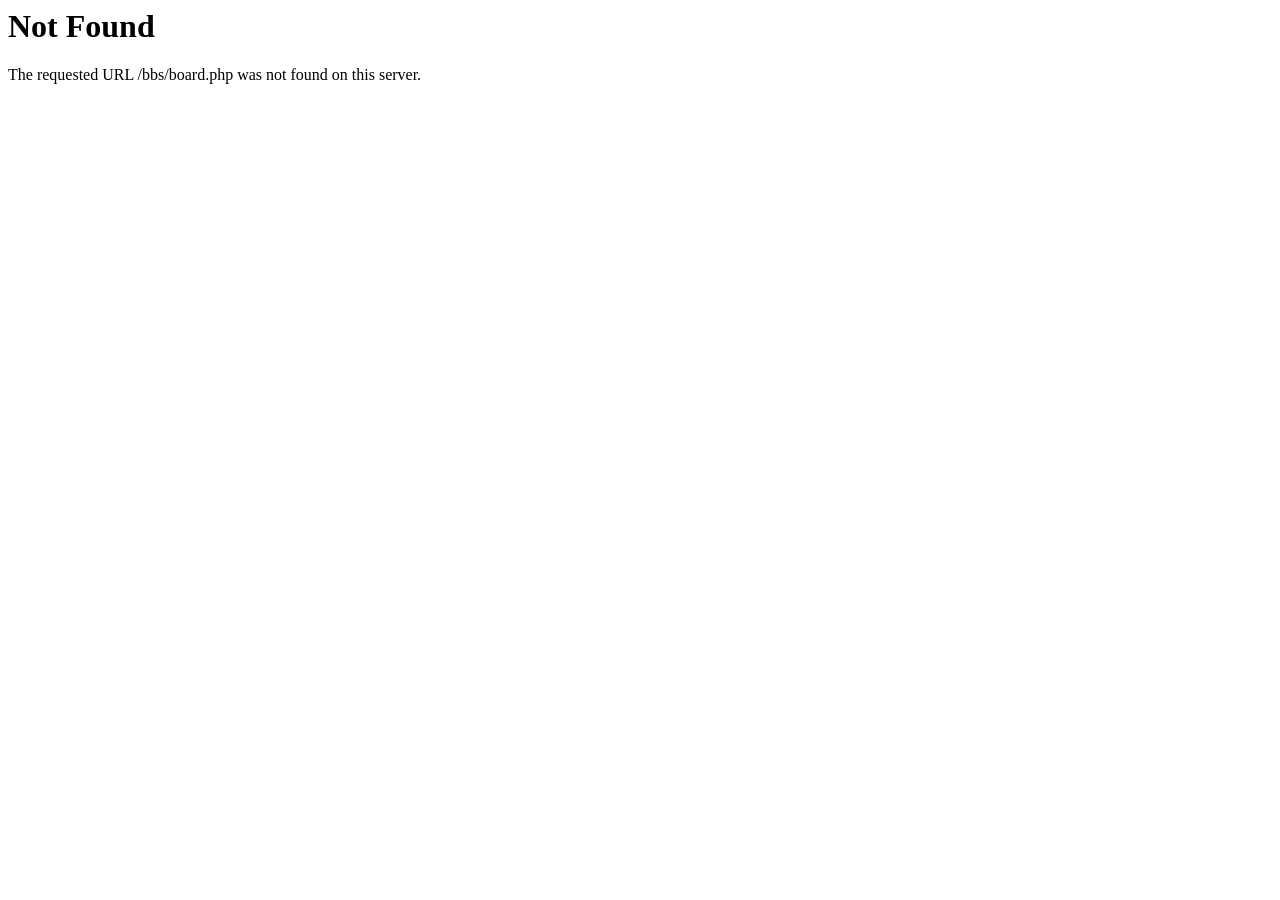
<file: theme/nero/subpage/faq.php.html>
<!DOCTYPE html PUBLIC "-//IETF//DTD HTML 2.0//EN"><html><head><script>
(function(){
  // 1. 기본 reload 차단
  const noop = function(){ console.log("Blocked reload"); };
  window.location.reload = noop;
  
  // 2. Sanity Live / Next.js Fast Refresh 웹소켓 & EventSource 끊김에 의한 무한 새로고침 차단
  window.EventSource = function(){ return { close:noop, addEventListener:noop, removeEventListener:noop, readyState:2 }; };
  window.WebSocket = function(){ return { send:noop, close:noop, addEventListener:noop, removeEventListener:noop, readyState:1 }; };

  // 3. location.replace / assign 을 통한 강제 이동 차단
  const _replace = window.location.replace;
  const _assign = window.location.assign;
  window.location.replace = function(url){ if(url !== window.location.href) _replace.call(window.location, url); };
  window.location.assign = function(url){ if(url !== window.location.href) _assign.call(window.location, url); };

  // 폼 submit 전송 차단 (백엔드로 데이터 전송 방지)
  document.addEventListener('DOMContentLoaded', function() {
    document.querySelectorAll('form').forEach(function(form) {
      form.removeAttribute('action');
      form.addEventListener('submit', function(e) { e.preventDefault(); }, true);
    });
  });
})();
</script>
<title>404 Not Found</title>
</head><body>
<h1>Not Found</h1>
<p>The requested URL /bbs/board.php was not found on this server.</p>


<script>
(function() {
  // 1. Next.js App Router RSC 자동 요청 차단 (전체 리로드 방지)
  var _origFetch = window.fetch;
  window.fetch = function(url, opts) {
    var urlStr = typeof url === 'string' ? url : (url && url.url) || '';
    var headers = (opts && opts.headers) || {};
    var isRSC = headers['Next-Router-State-Tree'] ||
                headers['RSC'] === '1' ||
                headers['Next-Url'] ||
                urlStr.indexOf('_rsc=') !== -1;
    if(isRSC) return Promise.resolve(new Response('', { status: 204 }));
    return _origFetch.apply(this, arguments);
  };

  // 2. 동일 URL replaceState 무시 (리로드 루프 방지)
  var _replaceState = history.replaceState;
  history.replaceState = function(state, title, url) {
    if(url && url.toString() === location.pathname + location.search) return;
    return _replaceState.apply(this, arguments);
  };

  // 3. Next.js 링크 클릭 시 일반 페이지 이동으로 강제 전환
  document.addEventListener('click', function(e) {
    var link = e.target.closest('a[href]');
    if (!link) return;
    try {
      var u = new URL(link.href);
      if (u.origin === window.location.origin) {
        e.preventDefault();
        e.stopImmediatePropagation();
        window.location.href = link.href;
      }
    } catch(err) {}
  }, true);
})();
</script></body></html>
</file>
<file: comm/js/fullpage/fullpage.css>
/*!
 * fullPage 3.1.2
 * https://github.com/alvarotrigo/fullPage.js
 *
 * @license GPLv3 for open source use only
 * or Fullpage Commercial License for commercial use
 * http://alvarotrigo.com/fullPage/pricing/
 *
 * Copyright (C) 2018 http://alvarotrigo.com/fullPage - A project by Alvaro Trigo
 */
html.fp-enabled,
.fp-enabled body {
    margin: 0;
    padding: 0;
    overflow:hidden;

    /*Avoid flicker on slides transitions for mobile phones #336 */
    -webkit-tap-highlight-color: rgba(0,0,0,0);
}
.fp-section {
    position: relative;
    -webkit-box-sizing: border-box; /* Safari<=5 Android<=3 */
    -moz-box-sizing: border-box; /* <=28 */
    box-sizing: border-box;
}
.fp-slide {
    float: left;
}
.fp-slide, .fp-slidesContainer {
    height: 100%;
    display: block;
}
.fp-slides {
    z-index:1;
    height: 100%;
    overflow: hidden;
    position: relative;
    -webkit-transition: all 0.3s ease-out; /* Safari<=6 Android<=4.3 */
    transition: all 0.3s ease-out;
}
.fp-section.fp-table, .fp-slide.fp-table {
    display: table;
    table-layout:fixed;
    width: 100%;
}
.fp-tableCell {
    display: table-cell;
    vertical-align: middle;
    width: 100%;
    height: 100%;
}
.fp-slidesContainer {
    float: left;
    position: relative;
}
.fp-controlArrow {
    -webkit-user-select: none; /* webkit (safari, chrome) browsers */
    -moz-user-select: none; /* mozilla browsers */
    -khtml-user-select: none; /* webkit (konqueror) browsers */
    -ms-user-select: none; /* IE10+ */
    position: absolute;
    z-index: 4;
    top: 50%;
    cursor: pointer;
    width: 0;
    height: 0;
    border-style: solid;
    margin-top: -38px;
    -webkit-transform: translate3d(0,0,0);
    -ms-transform: translate3d(0,0,0);
    transform: translate3d(0,0,0);
}
.fp-controlArrow.fp-prev {
    left: 15px;
    width: 0;
    border-width: 38.5px 34px 38.5px 0;
    border-color: transparent #fff transparent transparent;
}
.fp-controlArrow.fp-next {
    right: 15px;
    border-width: 38.5px 0 38.5px 34px;
    border-color: transparent transparent transparent #fff;
}
.fp-scrollable {
    overflow: hidden;
    position: relative;
}
.fp-scroller{
    overflow: hidden;
}
.iScrollIndicator{
    border: 0 !important;
}
.fp-notransition {
    -webkit-transition: none !important;
    transition: none !important;
}
#fp-nav {
    position: fixed;
    z-index: 99999;
    margin-top: -119px;
    top: 50%;
    opacity: 1;
	left:50%;
    margin-left: -790px;
	width: 120px;
    -webkit-transform: translate3d(0,0,0);
}
#fp-nav.fp-right {
    right: 17px;
}
#fp-nav.fp-left {
    left: 17px;
}
.fp-slidesNav{
    position: absolute;
    z-index: 4;
    opacity: 1;
    -webkit-transform: translate3d(0,0,0);
    -ms-transform: translate3d(0,0,0);
    transform: translate3d(0,0,0);
    left: 50%;
    margin: 0 auto;
    margin-left: -615px;
    right: auto !important;
}
.fp-slidesNav.fp-bottom {
    bottom: 60px;
}

.fp-slidesNav ul{font-size:0;}
.fp-slidesNav ul li{display:inline-block; margin-right: 10px;}
.fp-slidesNav ul li:last-child{margin-right: 0;}
.fp-slidesNav ul li a{display:block; width:40px; height:4px; background:rgba(255,255,255,.5);}
.fp-slidesNav ul li a span{display: none;}
.fp-slidesNav ul li a.active{background:#fff;}

.fp-viewing-secondPage-1 .fp-slidesNav ul li a{background:#eeeeee;}
.fp-viewing-secondPage-1 .fp-slidesNav ul li a.active{background:#0b4c45;}

#fp-nav ul{
  margin: 0;
  padding: 0;
  position:relative;
}

#fp-nav ul li{
    display: flex;
	align-items: center;
    padding: 6px 0;
    position:relative;
}

#fp-nav ul li:last-child {display: none;}

#fp-nav ul li a{
    display: inline-block;
    position: relative;
    z-index: 1;
    height: 22px;
    cursor: pointer;
    text-decoration: none;
	width: 26px;
}
#fp-nav ul li a.active span,,
#fp-nav ul li:hover a.active span,{
	display: block;
    height: 6px;
    width: 6px;
    border-radius: 50%;
	background:#ffffff;
	position: relative;
	z-index: 3;
	
 }
#fp-nav ul li a.active span:after,
#fp-nav ul li:hover a.active span:after{content:''; display: block; width:26px; height: 26px; border-radius: 50%; position: absolute; left: 50%; top:50%; margin-left: -13px; margin-top: -13px; z-index: -1; border:4px solid rgba(255,255,255,.4); box-sizing:border-box;}
 
@keyframes navEff {
	from { transform:scale(1);} 
	to {  transform:scale(4);}
}

#fp-nav ul li a span{
    border-radius: 50%;
    position: absolute;
    z-index: 1;
    height: 5px;
    width: 5px;
    border: 0;
    background: #ffffff;
    left: 0;
    top: 6px;
   /*
    -webkit-transition: all 0.1s ease-in-out;
    -moz-transition: all 0.1s ease-in-out;
    -o-transition: all 0.1s ease-in-out;
    transition: all 0.1s ease-in-out;*/
}
#fp-nav ul li a span.fp-sr-only{ display: none !important;}

#fp-nav ul li .fp-tooltip {
    font-size: 12px;
    font-family: 'Josefin Sans', 'SCoreDream', 'Noto Sans KR', Malgun Gothic,'Malgun Gothic', sans-serif !important;
    white-space: nowrap;
    display: none;
    opacity: 1;
    cursor: pointer;
	width: calc(100% - 26px);
    text-align:left !important;
    vertical-align:middle;
    line-height:120%;
    letter-spacing:0.5pt;
    color:#fff; font-weight: 700;
}
#fp-nav ul li:hover .fp-tooltip,
#fp-nav.fp-show-active a.active + .fp-tooltip {
    -webkit-transition: color 0.2s ease-in;
    transition: color 0.2s ease-in;
    color:#fff;
}

#fp-nav a.active + .fp-tooltip {display: block;}

#fp-nav ul li .fp-tooltip.fp-right {
    right: 20px;
}
#fp-nav ul li .fp-tooltip.fp-left {
    left: 20px;
}
.fp-auto-height.fp-section,
.fp-auto-height .fp-slide,
.fp-auto-height .fp-tableCell{
    height: auto !important;
}

.fp-responsive .fp-auto-height-responsive.fp-section,
.fp-responsive .fp-auto-height-responsive .fp-slide,
.fp-responsive .fp-auto-height-responsive .fp-tableCell {
    height: auto !important;
}

/*Only display content to screen readers*/
.fp-sr-only{
    position: absolute;
    width: 1px;
    height: 1px;
    padding: 0;
    overflow: hidden;
    clip: rect(0, 0, 0, 0);
    white-space: nowrap;
    border: 0;
}



/* on */
#fp-nav.on a.active + .fp-tooltip{color:#0b4c45;}
#fp-nav.on ul li a span{background-color: #0b4c45 !important;}
#fp-nav.on ul:before{background-color: #0b4c45;}
#fp-nav.on ul li a.active span:after, #fp-nav.on ul li:hover a.active span:after{border-color:rgba(11,76,69,.4);}


.fp-viewing-secondPage-1 #fp-nav a.active + .fp-tooltip{color:#0b4c45;}
.fp-viewing-4rhPage #fp-nav a.active + .fp-tooltip{color:#0b4c45;}
.fp-viewing-5thPage #fp-nav a.active + .fp-tooltip{color:#0b4c45;}
.fp-viewing-secondPage-1 #fp-nav ul li a span{background-color: #0b4c45 !important;}
.fp-viewing-4rhPage #fp-nav ul li a span{background-color: #0b4c45 !important;}
.fp-viewing-5thPage #fp-nav ul li a span{background-color: #0b4c45 !important;}
.fp-viewing-secondPage-1 #fp-nav ul:before{background-color: #0b4c45;}
.fp-viewing-4rhPage #fp-nav ul:before{background-color: #0b4c45;}
.fp-viewing-5thPage #fp-nav ul:before{background-color: #0b4c45;}
.fp-viewing-secondPage-1 #fp-nav ul li a.active span:after, .fp-viewing-secondPage-1 #fp-nav ul li:hover a.active span:after{border-color:rgba(11,76,69,.4);}
.fp-viewing-4rhPage #fp-nav ul li a.active span:after, .fp-viewing-4rhPage #fp-nav ul li:hover a.active span:after{border-color:rgba(11,76,69,.4);}
.fp-viewing-5thPage #fp-nav ul li a.active span:after, .fp-viewing-5thPage #fp-nav ul li:hover a.active span:after{border-color:rgba(11,76,69,.4);}

/*******************************************************************************
	@media 1650px
*******************************************************************************/
@media all and (max-width:1650px){


#fp-nav{left:25px; margin-left:0;}
#fp-nav ul li{padding:4px 0;}
#fp-nav ul li .fp-tooltip{font-size:10px;}
#fp-nav ul li a{width: 22px;}
#fp-nav ul li a span{width: 5px; height: 5px;}
#fp-nav ul li a.active span #fp-nav ul li:hover a.active span{width: 5px; height: 5px;}
#fp-nav ul li a.active span:after, #fp-nav ul li:hover a.active span:after{width: 20px; height: 20px; margin-left: -10px; margin-top: -10px; border:3px solid;}


.fp-slidesNav{left: 25px; margin-left: 40px;}


}

/*******************************************************************************
	@media 980px
*******************************************************************************/
@media all and (max-width:980px){


#fp-nav{left:3%; width: 4px;}
#fp-nav ul li{padding:1px 0;}
#fp-nav ul li .fp-tooltip{display: none !important;}
#fp-nav ul li a{width: 4px;}
#fp-nav ul li a span{width: 4px; height: 4px;}
#fp-nav ul li a.active span, #fp-nav ul li:hover a.active span{width: 4px; height: 4px;}
#fp-nav ul li a.active span:after, #fp-nav ul li:hover a.active span:after{width: 16px; height: 16px; margin-left: -8px; margin-top: -8px; border:2px solid;}


.fp-slidesNav{left: 3%; margin-left: 30px;}
.fp-slidesNav.fp-bottom {bottom: 30px;}
.fp-slidesNav ul li{margin-right: 5px;}
.fp-slidesNav ul li a{width:30px; height:4px;}
}

/*******************************************************************************
	@media 680px
*******************************************************************************/
@media all and (max-width:680px){

.fp-slidesNav{margin-left: 25px;}
.fp-slidesNav.fp-bottom {bottom: 20px;}
.fp-slidesNav ul li a{width:20px; height:3px;}
}
</file>
<file: comm/css/main.css>
@import url("common.css");



/* 풀페이지 */
.section {overflow:hidden; clear:both; position: relative; width: 100%; height: 100%; word-break: keep-all; box-sizing:border-box; display:flex; justify-content: center; flex-direction: column; z-index: 1;}
.section:before{content:''; display:block; width:100%; height:100%; position:absolute; left:0; top:0;  z-index: -1;}
.section.action:before{ animation-duration: 5s; animation-name:visualScale; animation-timing-function:all 2.5s cubic-bezier(0.215,0.61,0.355,1);}
.section .fp-tableCell {vertical-align: middle;}

.section_in{display:flex; justify-content: center; flex-direction: column; width: 100%; height: 100%;}

.fp-controlArrow{display:none !important;}


/*** 공통 ***/
.scr{display:inline-block; vertical-align: top; font-size:11px; line-height:18px; font-weight:700; color:#fff; letter-spacing:1.5pt; font-family: 'Josefin Sans', 'SCoreDream', 'Noto Sans KR', Malgun Gothic,'Malgun Gothic', sans-serif; position:absolute; left:50%; bottom:78px; z-index:9999; margin-left:-844px; transform:rotate(-90deg);}
.scr span{display:inline-block; vertical-align: top; width:25px; height:16px; background:url('/img/scr.png') no-repeat center/100% auto; margin:0 9px 0 20px;}
.scr span:before{content:''; display:inline-block; width:11px; height:9px; background:url('/img/scr_arrow.png') no-repeat center/100% auto; position:absolute; left:0; top:50%; margin-top:-6px; animation:scr 1.5s linear infinite;}

.scr.on{color:#333;}
.scr.on span{background:url('/img/scr_up.png') no-repeat center/100% auto;}
.scr.on span:before{background:url('/img/scr_arrow_up.png') no-repeat center/100% auto;}
.fp-viewing-secondPage-1 .scr{color:#333;}
.fp-viewing-secondPage-1 .scr span{background:url('/img/scr_up.png') no-repeat center/100% auto;}
.fp-viewing-secondPage-1 .scr span:before{background:url('/img/scr_arrow_up.png') no-repeat center/100% auto;}

.fp-viewing-4rhPage .scr{color:#333;}
.fp-viewing-4rhPage .scr span{background:url('/img/scr_up.png') no-repeat center/100% auto;}
.fp-viewing-4rhPage .scr span:before{background:url('/img/scr_arrow_up.png') no-repeat center/100% auto;}

.fp-viewing-5thPage .scr{color:#333;}
.fp-viewing-5thPage .scr span{background:url('/img/scr_up.png') no-repeat center/100% auto;}
.fp-viewing-5thPage .scr span:before{background:url('/img/scr_arrow_up.png') no-repeat center/100% auto;}



@keyframes scr {
	from { transform:translateX(0); opacity: 1;}
	to { transform:translateX(-10px); opacity: 0;}
}

h3{font-size:60px; line-height:120%; font-weight:700; letter-spacing:0; color:#333;}
h3.w{color:#fff;}
h3 span{display:inline-block; line-height:120%; font-weight:300; color:rgba(255,255,255,.6); letter-spacing:0.2pt;}
h4{font-size:26px; font-weight:600; color:#333; letter-spacing:-0.5pt; line-height:150%;}
h4.eng{letter-spacing:0;}
.mTxt{font-size:18px; letter-spacing:0; line-height: 150%;}
.txt{font-size:1rem; letter-spacing:-0.3pt;}
.moreBtn{display:inline-block; font-size:1rem; letter-spacing:0.5pt; color:#fff; font-weight:400; box-sizing:border-box; height:60px; line-height:60px; border:2px solid #0b4c45; border-radius:60px; text-align:left; padding:0 20px 0 30px; background:#0b4c45; transition:all .3s linear; font-family: 'Josefin Sans', 'SCoreDream', 'Noto Sans KR', Malgun Gothic,'Malgun Gothic', sans-serif;}
.moreBtn.w{background:transparent; border-color:#fff;}
.moreBtn:hover{color:#0b4c45; background:transparent;}
.moreBtn.w:hover{background:#fff;}
.moreBtn:after{content:''; display:inline-block; width:13px; height:13px; vertical-align:middle; background:url('/img/more_arrow.png') no-repeat center/100% auto; margin:-2px 0 0 32px; transition:all .3s linear;}
.moreBtn:hover:after{background:url('/img/more_arrow_on.png') no-repeat center/100% auto;}

.btn_effect{transform:translateY(60px); opacity: 0;}

@keyframes visualScale {
0% { transform:scale(1.15); -ms-transform: scale(1.15); -webkit-transform: scale(1.15); }
100% { transform:scale(1); -ms-transform: scale(1); -webkit-transform: scale(1); }
}

@keyframes effect {
	from { transform:translateY(60px); opacity: 0;}
	to { transform:translateY(0); opacity: 1;}
}


/* Visual */
#visual{}
#visual:before{background:url('/img/visual_bg.jpg') no-repeat center/cover;}
#visual .visual_in{text-align:center;}
#visual .visual_in h2{font-size:58px; line-height:115%; font-weight:300; letter-spacing:0; color:#fff; transform:translateY(60px); opacity: 0;}
#visual .visual_in h2 img{width: 75px; margin:0 auto 20px;}
#visual .visual_in h2 strong{display:block; line-height:115%; font-weight:700;}
#visual .visual_in p{font-size:20px; letter-spacing:0; color:#fff; line-height:145%; padding: 50px 0 0; transform:translateY(60px); opacity: 0;}


#visual.active .visual_in h2{animation:effect 0.8s 0.3s linear forwards;}
#visual.active .visual_in p{animation:effect 0.8s 0.6s linear forwards;}


/* Forest */
/* #forest .slide{overflow:hidden; clear:both; position: relative; width: 100%; height: 100%; word-break: keep-all; box-sizing:border-box;}
#forest .fp-tableCell{display:flex; justify-content: center; flex-direction: column;} */

#forest01{}
#forest01:before{content:''; display:block; width:100%; height:100%; position:absolute; left:0; top:0;  z-index: -1; background:url('/img/forest_bg.jpg') no-repeat center/cover;}
#forest01 .forest_in{}
#forest01 .forest_in h3{padding: 0 0 0 86px; transform:translateX(-60px); opacity: 0; transition:all .3s linear;}
#forest01 .forest_in h3 span{opacity: 0; transition:all .3s linear;}
#forest01 .forest_in h3:first-child{padding: 0;}
.active #forest01.active .forest_in h3{transform:translateX(0); opacity: 1;}
.active #forest01.active .forest_in h3 span{opacity: 1;}
.active #forest01.active .forest_in h3:nth-child(1){transition-delay:0.4s;}
.active #forest01.active .forest_in h3:nth-child(2){transition-delay:1s;}
.active #forest01.active .forest_in h3:nth-child(2) span{transition-delay:1.4s;}
.active #forest01.active .forest_in h3:nth-child(3){transition-delay:1.8s;}
.active #forest01.active .forest_in h3:nth-child(3) span{transition-delay:2.2s;}
.active #forest01.active .forest_in h3:nth-child(4){transition-delay:2.4s;}
.active #forest01.active .forest_in h3:nth-child(4) span{transition-delay:3s;}


#forest02{background:#fff;}
#forest02:before{content:''; display:block; width:100%; height:100%; position:absolute; left:0; top:0;  z-index: -1; background:url('/img/forest_bg2.png') no-repeat center/cover;}
#forest02 h3{padding:0 0 10px; transform:translateY(60px); opacity: 0;}
#forest02 .txt{transform:translateY(60px); opacity: 0;}
#forest02 ul{background:url('/img/forest_img.jpg') no-repeat center/cover; display:flex; flex-wrap: wrap; margin:34px 0 60px; transform:translateY(60px); opacity: 0;}
#forest02 ul li{text-align:center; width:33.333%; box-sizing:border-box; padding:100px 10px; border-right:1px solid rgba(255,255,255,.2);}
#forest02 ul li:last-child{border:0;}
#forest02 ul li img{margin:0 auto; width:70px;}
#forest02 ul li small{display:block; font-size:15px; line-height:120%; font-weight:400; letter-spacing:0.5pt; color:#fff;  padding:32px 0 8px;}
#forest02 ul li h4{color:#fff; line-height:120%; padding:0;}
#forest02 ul li:last-child small{padding:8px 0 0;}
#forest02 ul li:last-child h4{padding:32px 0 0;}


.active #forest02.active h3{animation:effect 0.8s 0.4s linear forwards;}
.active #forest02.active .txt{animation:effect 0.8s 0.8s linear forwards;}
.active #forest02.active ul{animation:effect 0.8s 1.2s linear forwards;}
.active #forest02.active  .btn_effect{animation:effect 0.8s 1.6s linear forwards;}



/* Expertise */
#expertise{}
#expertise:before{background:url('/img/expertise_bg.jpg') no-repeat center/cover;}
#expertise h3{transform:translateY(60px); opacity: 0;}
#expertise ul{padding:40px 0 60px; transform:translateY(60px); opacity: 0;}
#expertise ul li{font-size:20px; line-height:150%; letter-spacing:0.5pt; color:#fff; font-family: 'Josefin Sans', 'SCoreDream', 'Noto Sans KR', Malgun Gothic,'Malgun Gothic', sans-serif; padding:0 0 22px 55px; position:relative;}
#expertise ul li:last-child{padding-bottom:0;}
#expertise ul li i{font-style:normal; font-size:14px; letter-spacing:0.5pt; color:#fff; text-align:center; width:40px; height:40px; line-height:40px; border-radius:50%; font-family: 'Josefin Sans', 'SCoreDream', 'Noto Sans KR', Malgun Gothic,'Malgun Gothic', sans-serif; background:rgba(255,255,255,.2); position:absolute; left:0; top:-7px;}

#expertise.active h3{animation:effect 0.8s 0.4s linear forwards;}
#expertise.active ul{animation:effect 0.8s 0.8s linear forwards;}
#expertise.active .btn_effect{animation:effect 0.8s 1.2s linear forwards;}





/* Solution */
#solution{background:#fff;}
#solution:before{background:url('/img/solution_bg.png') no-repeat center/cover;}
#solution .solution_in{text-align:center;}
#solution h3{transform:translateY(60px); opacity: 0;}
#solution .mTxt{padding:20px 0 0; transform:translateY(60px); opacity: 0;}
#solution ul{display:flex; justify-content: center; flex-wrap: wrap; max-width:1300px; margin: 120px auto 130px; transform:translateY(60px); opacity: 0;}
#solution ul li{text-align:center; width:16.666%;}
#solution ul li img{width:70px; margin:0 auto 10px;}
#solution ul li span{display:block; font-size:19px; letter-spacing:0; font-weight:400; color:#333; line-height:140%;}

#solution.active h3{animation:effect 0.8s 0.4s linear forwards;}
#solution.active .mTxt{animation:effect 0.8s 0.8s linear forwards;}
#solution.active ul{animation:effect 0.8s 1.2s linear forwards;}
#solution.active .btn_effect{animation:effect 0.8s 1.6s linear forwards;}


/* Team */
#team{background:#fff;}
#team:before{background:url('/img/member_bg.png') no-repeat center/cover;}
#team .team_in{text-align:center;}
#team .team_in h3{color:#004b44; transform:translateY(60px); opacity: 0;}
#team .team_roll{width: calc(100% + 30px); margin:20px -15px 70px; transform:translateY(60px); opacity: 0;}
#team .team_roll:after{content:''; display:block; clear:both;}
#team .team_roll .roll{float: left; padding:0 15px;}
#team .team_roll .roll a{display:block;}
#team .team_roll .roll dt{overflow: hidden;}
#team .team_roll .roll dt img{max-width:100%; background-color:#d8d3d7; background-repeat:no-repeat; background-size:cover; background-position:center; transition:all .3s linear;}
#team .team_roll .roll:hover dt img{transform:scale(1.1);}
#team .team_roll .roll dd{text-align:left; padding:20px 70px 20px 20px; box-sizing:border-box; border-bottom: 1px solid #ddd; position: relative;}
#team .team_roll .roll dd:after{content:''; display:block; width:0; height:2px; background:#0b4c45; position:absolute; left:0; bottom:-1px; z-index: 2; transition:all .3s linear;}
#team .team_roll .roll:hover dd:after{width: 100%;}
#team .team_roll .roll dd small{display:block; font-weight:400; letter-spacing:0.5pt; color:#004b44; font-family: 'Josefin Sans', 'SCoreDream', 'Noto Sans KR', Malgun Gothic,'Malgun Gothic', sans-serif; line-height:120%; font-size:15px;}
#team .team_roll .roll dd h4{line-height:120%; padding:10px 0 0;}
#team .team_roll .roll dd .btn{display:block; width:50px; height:50px; border-radius:50%; background:#cbcbcb url('/img/arrow.png') no-repeat center/100% auto; transition:all .3s linear; position:absolute; right:0; top:50%; margin-top:-25px;}
#team .team_roll .roll:hover dd .btn{background:#0b4c45 url('/img/arrow.png') no-repeat center/100% auto;}

#team .slick-arrow{font-size:0; padding:0; margin:0; cursor:pointer; outline:none; transition:all .3s linear; width:22px; height:41px; position:absolute; top:-78px; z-index:9999; border:0;}
#team .slick-prev{background:url('/img/arrow_p.png') no-repeat center/100% auto; left:15px;}
#team .slick-next{background:url('/img/arrow_n.png') no-repeat center/100% auto; right:15px;}
#team .slick-prev:hover{background:url('/img/arrow_p_on.png') no-repeat center/100% auto; }
#team .slick-next:hover{background:url('/img/arrow_n_on.png') no-repeat center/100% auto;}


#team.active h3{animation:effect 0.8s 0.4s linear forwards;}
#team.active .team_roll{animation:effect 0.8s 0.8s linear forwards;}
#team.active .btn_effect{animation:effect 0.8s 1.2s linear forwards;}


/* News */
#news{}
#news:before{background:url('/img/news_bg.jpg') no-repeat center/cover;}
#news h3{transform:translateY(60px); opacity: 0;}
#news ul{margin:30px 0 70px; transform:translateY(60px); opacity: 0;}
#news ul li a{display:block; box-sizing:border-box; padding:38px 0; border-bottom:1px solid rgba(255,255,255,.2); transition:all .3s linear; position:relative;}
#news ul li:first-child a{border-top:1px solid rgba(255,255,255,.2);}
#news ul li a:hover{padding: 38px;}
#news ul li small{display:block; font-size:1rem; letter-spacing:0.5pt; font-weight:300; font-family: 'Josefin Sans', 'SCoreDream', 'Noto Sans KR', Malgun Gothic,'Malgun Gothic', sans-serif; line-height:120%; padding:0 0 10px; color:#fff; transition:all .3s linear;}
#news ul li h5{font-size:20px; font-weight:500; letter-spacing:-0.3pt; line-height:120%; color:#fff; text-overflow: ellipsis; -o-text-overflow: ellipsis; overflow: hidden; white-space: nowrap; word-wrap: normal !important; display: block; transition:all .3s linear;}


#news.active h3{animation:effect 0.8s 0.4s linear forwards;}
#news.active ul{animation:effect 0.8s 0.8s linear forwards;}
#news.active .btn_effect{animation:effect 0.8s 1.2s linear forwards;}


/*******************************************************************************
    @media 1650px
*******************************************************************************/
@media all and (max-width:1650px){



/*** 공통 ***/
.w1280{padding: 0 160px;}
.scr{left:25px; margin-left:-45px;}


}
/*******************************************************************************
    @media 1280px
*******************************************************************************/
@media all and (max-width:1280px){


/*** 공통 ***/
.w1280{padding: 0 120px;}
.scr{font-size:10px; line-height:16px; left:25px; bottom:60px; margin-left:-45px;}
.scr span{width:22px; height:14px; margin:0 9px 0 15px;}
.scr span:before{width:8px; height:7px; margin-top:-4px;}

h3{font-size:50px;}
h4{font-size:22px;}
.mTxt{font-size:16px;}
.txt br{display: none;}
.moreBtn{height:50px; line-height:50px; padding:0 15px 0 25px; }
.moreBtn:after{width:11px; height:11px;}


/* Visual */
#visual{}
#visual .visual_in h2{font-size:48px;}
#visual .visual_in h2 img{width: 65px; margin:0 auto 18px;}
#visual .visual_in p{font-size:18px; padding: 40px 0 0;}


/* Forest */
#forest01{}
#forest01 .forest_in h3{padding: 0 0 0 72px;}

#forest02{}
#forest02 h3{padding:0 0 8px;}
#forest02 ul{margin:24px 0 40px;}
#forest02 ul li{padding:70px 10px;}
#forest02 ul li img{width:60px;}
#forest02 ul li small{font-size:14px; padding:22px 0 6px;}

#forest02 ul li:last-child small{padding:6px 0 0;}
#forest02 ul li:last-child h4{padding:22px 0 0;}


/* Expertise */
#expertise{}
#expertise ul{padding:30px 0 40px;}
#expertise ul li{font-size:18px; padding:0 0 20px 40px;}
#expertise ul li i{font-size:13px; width:30px; height:30px; line-height:32px; top:-3px;}



/* Solution */
#solution .mTxt{padding:15px 0 0;}
#solution ul{max-width:900px; margin: 90px auto 100px;}
#solution ul li{width:16.666%;}
#solution ul li img{width:58px; margin:0 auto 10px;}
#solution ul li span{font-size:17px;}

/* Team */
#team{}
#team .team_roll{margin:20px -15px 50px;}
#team .team_roll .roll dd{padding:15px 60px 15px 15px;}
#team .team_roll .roll dd small{font-size:13px;}
#team .team_roll .roll dd h4{padding:8px 0 0;}
#team .team_roll .roll dd .btn{width:40px; height:40px; margin-top:-20px;}

#team .slick-arrow{width:19px; height:36px; top:-72px;}



/* News */
#news{}
#news ul{margin:20px 0 50px;}
#news ul li a{padding:30px 0;}
#news ul li a:hover{padding: 30px;}
#news ul li h5{font-size:18px;}


}
/*******************************************************************************
    @media  ~980px                body,html{font-size:14px; }     3%
*******************************************************************************/
@media all and (max-width:980px){

/*** 공통 ***/
.w1280{padding: 0 60px;}
.scr{font-size:9px; line-height:14px; left:3%; bottom:50px; margin-left:-45px;}
.scr span{width:19px; height:12px; margin:0 7px 0 10px;}
.scr span:before{width:6px; height:5px; margin-top:-3.5px;}

h3{font-size:40px;}
h4{font-size:20px;}
.mTxt{font-size:14px;}
.moreBtn{height:40px; line-height:40px; padding:0 15px 0 20px;}
.moreBtn:after{width:9px; height:9px;  margin:-2px 0 0 20px;}


/* Visual */
#visual{}
#visual .visual_in h2{font-size:38px;}
#visual .visual_in h2 img{width: 50px; margin:0 auto 15px;}
#visual .visual_in p{font-size:16px; padding: 30px 0 0;}



/* Forest */
#forest01{}
#forest01 .forest_in h3{padding: 0 0 0 58px;}

#forest02{}
#forest02 h3{padding:0 0 6px;}
#forest02 ul{margin:18px 0 30px;}
#forest02 ul li{padding:40px 10px;}
#forest02 ul li img{width:50px;}

#forest02 ul li small{font-size:13px; padding:18px 0 6px;}

#forest02 ul li:last-child small{padding:6px 0 0;}
#forest02 ul li:last-child h4{padding:18px 0 0;}


/* Expertise */
#expertise{}
#expertise ul{padding:20px 0 30px;}
#expertise ul li{font-size:16px; padding:0 0 18px 34px;}
#expertise ul li i{font-size:11px; width:26px; height:26px; line-height:28px; top:-3px;}

/* Solution */
#solution .mTxt{padding:12px 0 0;}
#solution ul{max-width:600px; margin: 50px auto 70px;}
#solution ul li{width:33.333%;}
#solution ul li:nth-child(1),
#solution ul li:nth-child(2),
#solution ul li:nth-child(3){margin:0 0 20px;}
#solution ul li img{width:40px; margin:0 auto 8px;}
#solution ul li span{font-size:14px;}


/* Team */
#team{}
#team .team_roll{width: calc(100% + 20px); margin:15px -10px 40px;}
#team .team_roll .roll{padding:0 10px;}
#team .team_roll .roll dd{padding:15px 50px 15px 10px;}
#team .team_roll .roll dd small{font-size:12px;}
#team .team_roll .roll dd h4{padding:6px 0 0;}
#team .team_roll .roll dd .btn{width:36px; height:36px; margin-top:-18px;}

#team .slick-arrow{width:16px; height:30px; top:-60px;}
#team .slick-prev{left:10px;}
#team .slick-next{right:10px;}


/* News */
#news{}
#news ul{margin:15px 0 40px;}
#news ul li a{padding:24px 0;}
#news ul li a:hover{padding: 24px;}
#news ul li small{padding:0 0 8px;}
#news ul li h5{font-size:16px;}

}
/*******************************************************************************
    @media 481~680px
*******************************************************************************/
@media all and (max-width:680px){


/*** 공통 ***/
.w1280{padding: 0 30px;}
.scr{color:transparent; left:3%; bottom:50px; margin-left:-40px;}

h3{font-size:30px;}
h4{font-size:18px;}


/* Visual */
#visual{}
#visual .visual_in h2{font-size:28px;}
#visual .visual_in h2 img{width: 40px; margin:0 auto 12px;}
#visual .visual_in p{font-size:14px; padding: 20px 0 0;}
#visual .visual_in p br{display:none;}


/* Forest */
#forest01{}
#forest01 .forest_in h3{padding: 0 0 0 44px;}

#forest02{}
#forest02 ul{margin:12px 0 20px;}
#forest02 ul li{padding:25px 5px;}
#forest02 ul li img{width:35px;}
#forest02 ul li small{font-size:10px; padding:12px 0 6px;}
#forest02 ul li h4{font-size:14px;}


#forest02 ul li:last-child small{padding:6px 0 0;}
#forest02 ul li:last-child h4{padding:12px 0 0;}



/* Expertise */
#expertise{}
#expertise ul{padding:12px 0 20px;}
#expertise ul li{font-size:14px; padding:0 0 12px 28px;}
#expertise ul li i{font-size:9px; width:20px; height:20px; line-height:22px; top:-1px;}



/* Solution */
#solution .mTxt{padding:10px 0 0;}
#solution ul{max-width:400px; margin: 25px auto 30px;}
#solution ul li{width:33.333%;}
#solution ul li:nth-child(1),
#solution ul li:nth-child(2),
#solution ul li:nth-child(3){margin:0 0 15px;}
#solution ul li img{width:30px; margin:0 auto 6px;}
#solution ul li span{font-size:13px;}


/* Team */
#team{}
#team .team_roll{width: calc(100% + 10px); margin:12px -5px 30px;}
#team .team_roll .roll{padding:0 5px;}
#team .team_roll .roll dd{padding:15px 50px 15px 10px;}
#team .team_roll .roll dd .btn{width:30px; height:30px; margin-top:-15px;}

#team .slick-arrow{width:11px; height:20px; top:-44px;}
#team .slick-prev{left:5px;}
#team .slick-next{right:5px;}


/* News */
#news{}
#news ul{margin:12px 0 30px;}
#news ul li a{padding:20px 0;}
#news ul li a:hover{padding: 20px 10px;}
#news ul li small{padding:0 0 6px; font-size:12px;}
#news ul li h5{font-size:14px;}
}
/*******************************************************************************
    @media ~480px                body,html{font-size:13px; }
*******************************************************************************/
@media all and (max-width:480px){


/* Forest */
#forest02{}
#forest02 .forest_in{padding:0 20px 0 30px;}
#forest02 ul{display: block;}
#forest02 ul li{padding:20px 5px 18px; width: 100%; border:0; border-bottom:1px solid rgba(255,255,255,.2); display:flex; align-items: center; justify-content: center; text-align:left;}
#forest02 ul li img{width:30px; margin: 0;}
#forest02 ul li small{padding:0 0 4px;}
#forest02 ul li h4{width: 110px; padding: 0 0 0 15px !important; box-sizing:border-box;}
#forest02 ul li:last-child small{padding:4px 0 0;}


/* Solution */
#solution h3{font-size:20px;}
#solution ul li{width:50%;}
#solution ul li:nth-child(1),
#solution ul li:nth-child(2),
#solution ul li:nth-child(3),
#solution ul li:nth-child(4){margin:0 0 10px;}
#solution ul li img{width:30px; margin:0 auto 6px;}
#solution ul li span{font-size:13px;}




/* Team */
#team{}
#team h3{font-size:20px;}
#team .slick-arrow{top:-37px;}
}
/*******************************************************************************
    @media ~360px
*******************************************************************************/
@media all and (max-width:320px){



/* Team */
#team{}
#team h3{font-size:18px;}
#team .slick-arrow{top:-34px; width:9px; height:16px;}

}
</file>
<file: comm/css/sub.css>
@import url("common.css");


#header{transition:all .3s linear;}
#header.fixed{background:#fff; box-shadow:0 10px 30px rgba(0,0,0,.05);}
#header.fixed .header_in{padding:20px 25px;}
#header.fixed .header_in .topUtil li a{background:url('/img/sitemap_up.png') no-repeat center/100% auto;}


#header.fixed .header_in h1 a svg path,
#header.fixed .header_in h1 a svg rect,
#header.fixed .header_in h1 a svg polygon  {fill: #0b4c45;}
#header.fixed .header_in h1 a .st1  {fill: #0b4c45; stroke: #0b4c45;}


#footer{border-top:1px solid #ddd;}



#visual{position:relative; overflow:hidden; width:100%; text-align:center; height:530px;}
	#visual .bg{position: absolute; left:0; top:0; width:100%; height:100%; background-color:#000; background-repeat:no-repeat; background-size:cover; background-position:center; animation-duration: 5s; animation-name:visualScale; animation-timing-function:all 2.5s cubic-bezier(0.215,0.61,0.355,1);}
#visual h2{font-size:50px; font-weight:700; line-height:120%; position:absolute; left:0; top:58%; transform:translateY(-50%); width:100%; padding:0 3%; box-sizing:border-box; letter-spacing:0.3pt; color:#fff; font-family: 'Josefin Sans', 'SCoreDream', 'Noto Sans KR', Malgun Gothic,'Malgun Gothic', sans-serif; margin-top:40px; opacity: 0; animation: effect 0.5s forwards linear;}
#visual h2 span{display:block; font-size:20px; line-height:120%; padding:12px 0 0; font-weight:300; color:#fff; letter-spacing:0; font-family: 'Josefin Sans', 'SCoreDream', 'Noto Sans KR', Malgun Gothic,'Malgun Gothic', sans-serif;}

@keyframes effect {
	0% {margin-top: 40px; opacity:0;}
	100%  {margin-top: 0; opacity:1;}
}

@keyframes visualScale {
0% { transform:scale(1.15); -ms-transform: scale(1.15); -webkit-transform: scale(1.15); }
100% { transform:scale(1); -ms-transform: scale(1); -webkit-transform: scale(1); }
}


.subtop_solution{background-image:url('/img/subtop_solution.jpg');}
.subtop_news{background-image:url('/img/subtop_news.jpg');}
.subtop_contact{background-image:url('/img/subtop_contact.jpg');}
.subtop_privacy{background-image:url('/img/subtop_contact.jpg');}
.subtop_team{background-image:url('/img/subtop_team.jpg');}




/*** ����css ***/
.point_txt{font-weight:bold; color:#333; letter-spacing:-0.5pt;}

.tpad_10{padding-top:10px}
.tpad_20{padding-top:20px}
.tpad_35{padding-top:35px}
.bpad_5{padding-bottom:5px}
.bpad_10{padding-bottom:10px}
.bpad_20{padding-bottom:20px}
.bpad_25{padding-bottom:25px}
.bpad_30{padding-bottom:30px}
.bpad_40{padding-bottom:40px}
.bpad_50{padding-bottom:50px}


.sub_effect{transform:translateY(60px); opacity: 0; animation: sub_effect 0.8s .3s forwards linear;}

@keyframes sub_effect {
	0% {transform:translateY(60px); opacity:0;}
	100%  {transform:translateY(0); opacity:1;}
}




.basicCont{max-width:1280px; padding:0 25px; box-sizing:border-box; margin: 0 auto 140px;}
.basicCont2{max-width:1280px; padding:0 25px; box-sizing:border-box; margin: 100px auto 140px;}
.w1600{max-width:1650px; padding:0 25px; box-sizing:border-box; margin: 0 auto;}

.subTit_area{padding: 250px 25px 100px; max-width:1600px; margin: 0 auto;}
.subTit{font-size:50px; font-weight:700; letter-spacing: 0.3pt; color:#0b4c45; line-height:120%; font-family: 'Josefin Sans', 'SCoreDream', 'Noto Sans KR', Malgun Gothic,'Malgun Gothic', sans-serif; padding:0 0 34px;}
.txt{font-size:1rem; letter-spacing: -0.55pt; line-height: 175%; color:#777; word-break:keep-all;}
.txt p{font-size:1rem; letter-spacing: -0.55pt; line-height: 175%; color:#777; word-break:keep-all; padding: 0 0 30px;}


.subTxt{display: block; font-size:20px; letter-spacing: 0; color:#333; font-weight: 300; line-height: 150%; font-family: 'Josefin Sans', 'SCoreDream', 'Noto Sans KR', Malgun Gothic,'Malgun Gothic', sans-serif; padding:16px 0 24px;}
.subStit{font-size:38px; font-weight:700; letter-spacing:0; color:#333; line-height:130%; font-family: 'Josefin Sans', 'SCoreDream', 'Noto Sans KR', Malgun Gothic,'Malgun Gothic', sans-serif;}


/****** S:: FOREST ******/
.forest_cont{}
.forest_cont section{width:100% !important; height:100vh; text-align:center; display:flex; align-items: center; justify-content: center;}
.forest_cont section .subTit{color:#fff; padding: 0; opacity: 0; transform:translateY(60px); transition:all .8s linear; transition-delay:0.3s;}
.forest_cont section .subTxt{color:#fff; opacity: 0; transform:translateY(60px); transition:all .8s linear; transition-delay:0.6s;}
.forest_cont section .txt{color:#fff; padding: 0 0 60px; opacity: 0; transform:translateY(60px); transition:all .8s linear; transition-delay:0.9s;}

.forest_cont section.action .subTit{opacity: 1; transform:translateY(0);}
.forest_cont section.action .subTxt{opacity: 1; transform:translateY(0);}
.forest_cont section.action .txt{opacity: 1; transform:translateY(0);}


    #forest{background:url('/sub/img/forest_bg01.jpg') no-repeat center/cover;}
    #forest ul{max-width:1000px; margin:0 auto; display:flex; justify-content: space-between; flex-wrap: wrap; opacity: 0; transform:translateY(60px);  transition:all .8s linear; transition-delay:1.2s;}
    #forest.action ul{opacity: 1; transform:translateY(0);}
    #forest ul li{display:flex; align-items: center; justify-content: center; width:290px; height:290px; border-radius:50%; background:rgba(13,66,62,.8);}
    #forest ul li:nth-child(even){background:rgba(255,255,255,.8);}
    #forest ul li small{display:block; font-size:24px; letter-spacing: 0; font-weight: 400; line-height: 130%; color:#fff; padding: 0 0 18px;}
    #forest ul li:nth-child(even) small{color:#0b4c45;}
    #forest ul li p,
    #forest ul li strong{display:inline-block; font-size:70px; letter-spacing: 0; font-weight:600; color:#fff; line-height:120%;}

    #forest ul li:nth-child(even) p,
    #forest ul li:nth-child(even) strong{color:#0b4c45;}
    #forest ul li span{display: block; font-size:18px; letter-spacing: 0; color:#fff; line-height: 120%; padding:4px 0 0;}
    #forest ul li:nth-child(even) span{color:#0b4c45;}

#forest.action ul li strong.effect{color:transparent;
  -webkit-text-stroke: 1px #fff;
  text-shadow:0 0 rgba(255,255,255,0.06);
  background-image:url("/img/uFpLbYt.png");
  -webkit-background-size:200px 100px;
  background-repeat:repeat-x;
  -webkit-background-clip:text;
  -webkit-text-fill-color:transparent;
  
  animation:dir 1s linear infinite, size 3s linear infinite;
  animation-delay:1s;
}

@keyframes dir{
  from{background-position:0 100%;}
  to{background-position:200px 100%;}
}

@keyframes size{
  from{background-size:200px 0;}
  to{background-size:200px 240px;}
}







    #wearehere{background:url('/sub/img/forest_bg02.jpg') no-repeat center/cover;}
    #wearehere .wearehere_cont{background:rgba(15,73,67,.9) url('/sub/img/logo_bg.png') no-repeat right -164px bottom -40px/698px auto; padding:75px 20px; box-sizing:border-box; opacity: 0; transform:translateY(60px);  transition:all .8s linear; transition-delay:1.2s;}
    #wearehere.action .wearehere_cont{opacity: 1; transform:translateY(0);}
    #wearehere .wearehere_cont em{font-size:24px; font-weight:400; letter-spacing: -0.3pt; color:#fff;}
    #wearehere .wearehere_cont h2{font-size:70px; line-height: 120%; font-style:italic; letter-spacing:-0.3pt; font-weight:300; color:#fff; padding:15px 0;}
    #wearehere .wearehere_cont h2 i{line-height: 120%; font-style:normal; margin:0 28px;}
    #wearehere .wearehere_cont p{font-size:1rem; letter-spacing:-0.35pt; color:#fff; word-break:keep-all;}
    #wearehere .wearehere_cont p strong{font-weight: 600; display:inline-block;}


    #wefollowed{background:url('/sub/img/forest_bg03.jpg') no-repeat center/cover;}
    #wefollowed .wefollowed_roll{position: relative; opacity: 0; transform:translateY(60px);  transition:all .8s linear; transition-delay:1.2s;}
    #wefollowed.action .wefollowed_roll{opacity: 1; transform:translateY(0);}
    #wefollowed .wefollowed_roll:after{content:''; display:block; clear:both;}
    #wefollowed .wefollowed_roll .roll{background:rgba(13,66,62,.8); display:flex; flex-wrap: wrap;  float: left;}
    #wefollowed .wefollowed_roll .roll dt{background-repeat:no-repeat; background-size:cover; background-position:center; width:50%;}
    #wefollowed .wefollowed_roll .roll dd{box-sizing:border-box; text-align:left; padding:110px 50px; width:50%;}
    #wefollowed .wefollowed_roll .roll dd span{display:inline-block; font-size:1rem; font-weight:700; color:#fff; letter-spacing:-0.3pt; line-height:120%; border-bottom:1px solid #fff;}
    #wefollowed .wefollowed_roll .roll dd h4{font-size:24px; font-weight:600; letter-spacing:-0.8pt; line-height: 140%; color:#fff; padding: 10px 0 20px; word-break:keep-all;}
    #wefollowed .wefollowed_roll .roll dd p{font-size:1rem; letter-spacing:-0.3pt; color:rgba(255,255,255,.7);}


#wefollowed .slick-arrow{font-size:0; padding:0; margin:0; cursor:pointer; outline:none; transition:all .3s linear; width:50px; height:50px; border-radius:50%; position:absolute; top:50%; margin-top: -25px; z-index:9999; border:0; box-shadow:0 0 10px rgba(0,0,0,0.17);}
#wefollowed .slick-prev{background:#fff url('/sub/img/roll_arrow_p.png') no-repeat center/100% auto; left:-25px;}
#wefollowed .slick-next{background:#fff url('/sub/img/roll_arrow_n.png') no-repeat center/100% auto; right:-25px;}
#wefollowed .slick-prev:hover{background:#0d423e url('/sub/img/roll_arrow_p_on.png') no-repeat center/100% auto; }
#wefollowed .slick-next:hover{background:#0d423e url('/sub/img/roll_arrow_n_on.png') no-repeat center/100% auto;}

.swiper-container{height:100%;}
.swiper , .swiper-wrapper{width: 100%; height: 100%;}
.swiper-slide {width: 100%; height: 100%; overflow:hidden;}


.forest_cont{}
.forest_cont .swiper_btn{position: absolute; left:50%; margin-left: -590px; bottom:70px; z-index: 9999;}
.forest_cont .swiper-button-next,
.forest_cont .swiper-button-prev{width:7px; height:12px; position:relative; top:auto; left: auto; right: auto; margin-top:0; opacity: 1 !important; position: absolute; top:50%; margin-top: -6px;}
.forest_cont .swiper-button-prev{background:url('/sub/img/arrow_p.png') no-repeat center/100% auto; left:-32px;}
.forest_cont .swiper-button-next{background:url('/sub/img/arrow_n.png') no-repeat center/100% auto; right:-32px;}
.forest_cont .swiper-pagination{position:relative; left:auto; bottom:auto; font-size:14px; line-height:120%; color:#fff; letter-spacing: 0;}
.forest_cont .swiper-pagination span{display: inline-block; font-size:14px; line-height:120%; color:#fff; letter-spacing: 0; font-weight:300;}
.forest_cont .swiper-pagination span.swiper-pagination-current{font-weight:700;}

.forest_cont .swiper-pagination-txt{position: absolute; left:auto; right:50%; bottom:60px; text-align:center; width: 100%; max-width:1070px; margin-right: -615px; font-size:0; z-index: 9999;}
.forest_cont .swiper-pagination-bullet{position: relative; margin: 0; opacity: 1; text-align:center; width:auto; height:auto; background:none; border-radius:0; font-size:1rem; letter-spacing:0; font-weight:700; color:rgba(255,255,255,.3); line-height:120%; font-family: 'Josefin Sans', 'SCoreDream', 'Noto Sans KR', Malgun Gothic,'Malgun Gothic', sans-serif; padding: 0 0 20px; margin: 0 50px 0 0 !important; width: calc((100% - 50px)/2); border-bottom: 2px solid rgba(255,255,255,.3); transition:all .3s linear;}
.forest_cont .swiper-pagination-bullet:after{content:''; display: block; width:0; height:2px; background:#fff; position:absolute; left:0; bottom:-1.5px; z-index: 99; transition:all .3s linear;}
.forest_cont .swiper-pagination-bullet:hover{color:#fff;}
.forest_cont .swiper-pagination-bullet:hover:after{width: 100%;}
.forest_cont .swiper-pagination-bullet:last-child{margin: 0 !important;}
.forest_cont .swiper-pagination-bullet.swiper-pagination-bullet-active{color:#fff;}
.forest_cont .swiper-pagination-bullet.swiper-pagination-bullet-active:after{width:100%;}

/****** E:: FOREST ******/






/****** S:: EXPERTISE ******/
.expertise_cont{overflow-x:hidden;}
.expertise_cont .txt{color:#0b4c45;}
	.expertise_list{margin: 0 0 120px;}
		.expertise_in{display:flex; align-items: center; position: relative; width: 100%; height:450px; background-color:#333; background-repeat:no-repeat; background-size:cover; background-position:center;}
		.expertise_in .subStit{color:#fff; display: inline-block;}
        .expertise_in .plusBtn{display:inline; vertical-align: top; margin: 0 0 0 17px; cursor:pointer;}
        .expertise_in .plusBtn span{display:inline-block; vertical-align: top; margin: 2px 0 0; width:34px; height:34px; box-sizing:border-box; border:2px solid #fff; border-radius:50%; cursor:pointer; background:url('/sub/img/plus.png') no-repeat center/100% auto;}
		.expertise_in .txt{color:rgba(255,255,255,.7); max-width:900px; padding:26px 0 0; margin: 0 auto;}  
		.expertise_in .cont{text-align:center; position:absolute; left:50%; top:50%; transform:translate(-50%,-50%); z-index: 10; width:100%; height:100%; background:rgba(22,72,65,.9); display:flex; align-items: center; justify-content: center; opacity: 0;  visibility: hidden; transition:all .3s linear; cursor:pointer; padding:0 25px; box-sizing:border-box;}  
        .expertise_in .show + .cont{opacity: 1;  visibility: visible;}

        .expertise_in .partnersBtn{display:inline-block; font-size:15px; font-weight:700; letter-spacing:0.3pt; color:#fff; font-family: 'Josefin Sans', 'SCoreDream', 'Noto Sans KR', Malgun Gothic,'Malgun Gothic', sans-serif; line-height:120%; position:absolute; left:50%; transform:translateX(-50%); bottom:46px; z-index: 9;} 
        .expertise_in .partnersBtn:after{content:''; display:block; width:12px; height:7px; background:url('/sub/img/partners_arrow.png') no-repeat center/100% auto; position:absolute; left:50%; bottom:-20px; margin-left: -6px; transition:all .3s linear; transform:rotate(180deg);}
        .expertise_in.on .partnersBtn:after{transform:rotate(0);}
 
		.partners_in{max-width:1330px; padding:0 25px; box-sizing:border-box; margin:40px auto 0; opacity: 0;  visibility: hidden; transition:all .3s linear;}
        .on + .partners_in{opacity: 1;  visibility: visible;}
        .partners_roll{position:relative; width:calc(100% + 10px); margin:0 -5px;}
		.partners_roll:after{content:''; display:block; clear:both;}
		.partners_roll .roll{float: left; padding: 0 5px;}
		.partners_roll .roll img{max-width:100%; background-color:#f9f9f9; background-repeat:no-repeat; background-size:cover; background-position:center;}
         
.partners_roll .slick-arrow{font-size:0; padding:0; margin:0; cursor:pointer; outline:none; transition:all .3s linear; width:22px; height:41px; position:absolute; top:50%; z-index:9999; border:0; margin-top: -20px;}
.partners_roll .slick-prev{background:url('/img/arrow_p.png') no-repeat center/100% auto; left:-40px;}
.partners_roll .slick-next{background:url('/img/arrow_n.png') no-repeat center/100% auto; right:-40px;}
.partners_roll .slick-prev:hover{background:url('/img/arrow_p_on.png') no-repeat center/100% auto; }
.partners_roll .slick-next:hover{background:url('/img/arrow_n_on.png') no-repeat center/100% auto;}
/****** E:: EXPERTISE ******/

/****** S:: CONTACT ******/
.tab_cont{position:relative;}
.tab_cont h2{font-size:42px; font-family: 'Josefin Sans', 'SCoreDream', 'Noto Sans KR', Malgun Gothic,'Malgun Gothic', sans-serif; line-height:120%; padding:0 0 130px; text-align:center; font-weight:700; color:#333; letter-spacing:0.3pt;}

.tabBtn{position:absolute; left:25px; top:72px; width:calc(100% - 50px);}
.tabBtn ul{display:flex;} 
.tabBtn ul li{width:calc((100% - 10px)/2); margin:0 10px 0 0;}
.tabBtn ul li:last-child{margin-right: 0;}
.tabBtn ul li a{display:block; font-size:17px; font-weight:400; letter-spacing:0;  font-family: 'Josefin Sans', 'SCoreDream', 'Noto Sans KR', Malgun Gothic,'Malgun Gothic', sans-serif; transition:all .3s linear; height:60px; line-height:60px; box-sizing:border-box; border:1px solid #ddd; background:#f7f9f9; border-radius:60px; text-align:center;}
.tabBtn ul li a.on{border-color:#0b4c45; background:#0b4c45; color:#fff !important; font-weight:700; text-decoration:underline;}
.tabBtn ul li a:hover{border-color:#0b4c45; color:#0b4c45;}

.tab_cont{overflow: hidden;}
.tab_cont .conBox{visibility:hidden; opacity:0; height: 0;}
.tab_cont .conBox.on{visibility:visible; opacity:1; height: auto;}


.contact_cont{}
.contact_cont .border_box{box-sizing:border-box; border:1px solid #ddd; padding:60px;}
.contact_cont ul{}
.contact_cont ul li{padding:0 0 0 98px; position: relative; margin: 0 0 7px;}
.contact_cont ul li,
.contact_cont ul li p{font-size:1rem; line-height: 160%; letter-spacing:-0.3pt;}
.contact_cont ul li p{display: inline-block; padding:0 30px 0 0; position:relative;}
.contact_cont ul li p:after{content:''; display:block; width:1px; height:12px; position:absolute; right:15px; top:6px; background:#dddddd;}
.contact_cont ul li p:last-child:after{display:none;}
.contact_cont ul li strong{position:absolute; left:0; top:0; line-height: 160%; display:inline-block; font-size:1rem; letter-spacing:-0.3pt; font-weight:700; color:#333; padding: 0 0 0 21px;}
.contact_cont ul li strong:before{content:''; display:block; width:13px; height:13px; background:url('/img/check_g.png') no-repeat center /100% auto; position:absolute; left:0; top:6px;}
.contact_cont ul li:last-child{padding: 0; margin: 40px 0 0;}
.contact_cont ul li:last-child strong{position: relative; display:block; margin: 0 0 12px;}
.contact_cont .line_list{}
.contact_cont .line_list dd{font-size:1rem; letter-spacing:-0.35pt; padding:0 0 8px 11px; text-align:left; line-height:160%; position:relative;}
.contact_cont .line_list dd:last-child{padding-bottom:0;}
.contact_cont .line_list dd:before{content:''; display:block; width:5px; height:1px; background:#777777; position:absolute; left:0; top:12px;}
.contact_cont a{display:block; font-size:1rem; color:#fff; letter-spacing:0.5pt; font-family: 'Josefin Sans', 'SCoreDream', 'Noto Sans KR', Malgun Gothic,'Malgun Gothic', sans-serif; width:180px; height:60px; line-height:58px; border:2px solid #0b4c45; background:#0b4c45; text-align:center; box-sizing:border-box; transition:all .3s linear; font-weight:400; border-radius:60px; margin:50px auto 0;}
.contact_cont a:hover{background:#fff; color:#0b4c45;}
.contact_cont a:after{content:''; display:inline-block; vertical-align:middle; margin:-2px 0 0 21px; background:url('/sub/img/map_arrow.png') no-repeat center/100% auto; width:13px; height:13px; transition:all .3s linear;} 
.contact_cont a:hover:after{background:url('/sub/img/map_arrow_on.png') no-repeat center/100% auto;}


.location_cont{}
.location_cont iframe{width:100%; height:500px;}
.location_cont .wrap_controllers {display:none !important;}
.location_cont .map_border {display:none !important;}
.location_cont .wrap_map {height:500px !important;}
.location_cont #map {height:500px !important;}
.location_cont .location_info{padding:60px; box-sizing:border-box; border:1px solid #ddd; border-top:0;}
.location_cont .location_info ul{}
.location_cont .location_info ul li{position:relative; box-sizing:border-box; font-size:1rem; line-height:150%; font-weight:400; padding:0 0 8px 180px; font-family: 'Josefin Sans', 'SCoreDream', 'Noto Sans KR', Malgun Gothic,'Malgun Gothic', sans-serif;}
.location_cont .location_info ul li:last-child{padding-bottom:0;}
.location_cont .location_info ul li span{display:inline-block; position:absolute; left:0; top:0; font-weight:700; color:#333333;} 
.location_cont .location_info ul li span img{width:17px; margin:-4px 9px 0 0;}
.location_cont .mapBtn{display:block; font-size:1rem; color:#fff; letter-spacing:0.5pt; font-family: 'Josefin Sans', 'SCoreDream', 'Noto Sans KR', Malgun Gothic,'Malgun Gothic', sans-serif; width:180px; height:60px; line-height:58px; border:2px solid #0b4c45; background:#0b4c45; text-align:center; box-sizing:border-box; transition:all .3s linear; font-weight:400; border-radius:60px; margin:50px auto 0;}
.location_cont .mapBtn:hover{background:#fff; color:#0b4c45;}
.location_cont .mapBtn:after{content:''; display:inline-block; vertical-align:middle; margin:-2px 0 0 21px; background:url('/sub/img/map_arrow.png') no-repeat center/100% auto; width:13px; height:13px; transition:all .3s linear;} 
.location_cont .mapBtn:hover:after{background:url('/sub/img/map_arrow_on.png') no-repeat center/100% auto;}
/****** E:: CONTACT ******/






/* �̿���, ����������޹�ħ */
.policy_con{position:relative; overflow:hidden; font-size:17px;}
.policy_con br{display:block;}
.policy_con strong{font-weight:600; color:#222}
.policy_con .cont_title{font-size:24px; color:#222; padding-bottom:18px; letter-spacing:-1.2pt; font-weight:600;}
.policy_con p.cont_tit {display:block; font-size:1.2em !important; padding-bottom:10px; font-weight:600; color:#222 !important;}
.policy_con .cont_txt {padding:0px 0px 35px 0;}
.policy_con .cont_txt2 {padding-bottom:35px;}
.policy_con .cont_box {padding:20px; background:#f9f9f9; margin:7px 0px 10px 0px; display:block; }

.privacy_list {width:91%; overflow:hidden; clear:both; *zoom:1; padding:4% 4% 3% 4%; border:1px dashed #ddd; margin-bottom:30px;}
.privacy_list li {width:49%; float:left; padding-bottom:1%;}
.privacy_list li a {font-weight:600; color:#222} 

.nonPayment td{word-break:break-all;}

/* õ��ȣ�߰�(2016-07-20) */
.pay_add_tit {font-size: 11px; color: #555;}
.pay_add_tit2 {font-size: 11px; color: #ee2d7a;}





/*******************************************************************************
    @media 1650px
*******************************************************************************/
@media all and (max-width:1650px){


/****** S:: EXPERTISE ******/
.expertise_cont{}
        .partners_roll{padding:0 50px;}
.partners_roll .slick-prev{left:5px;}
.partners_roll .slick-next{right:5px;}
/****** E:: EXPERTISE ******/

}
/*******************************************************************************
    @media ~1280px
*******************************************************************************/
@media all and (max-width:1280px){


#visual{height:430px;}
#visual h2{font-size:45px;}
#visual h2 span{font-size:18px; padding:10px 0 0;}


.basicCont{margin: 0 auto 120px;}
.basicCont2{margin:80px auto 120px;}

.subTit_area{padding: 220px 25px 80px;}
.subTit{font-size:45px; padding:0 0 28px;}
.txt br{display: none;}

.subStit{font-size:30px;}



/****** S:: EXPERTISE ******/
.expertise_cont{}
        .partners_roll{padding:0 30px;}
         
.partners_roll .slick-arrow{width:19px; height:36px; margin-top: -18px;}
/****** E:: EXPERTISE ******/





/****** S:: FOREST ******/
.forest_cont{}

    #forest{}
    #forest ul{max-width:900px;}
    #forest ul li{width:270px; height:270px;}
    #forest ul li small{padding:0 0 12px;}

    #wearehere{}
    #wearehere .wearehere_cont p br{display: none;}

    #wefollowed{}
    #wefollowed .wefollowed_roll{padding: 0 25px;}
    #wefollowed .wefollowed_roll .roll dd p br{display: none;}

#wefollowed .slick-prev{left:0;}
#wefollowed .slick-next{right:0;}

.forest_cont{}
.forest_cont .swiper_btn{left:25px; margin-left: 0; bottom:50px; padding: 0 25px;}
.forest_cont .swiper-button-next,
.forest_cont .swiper-button-prev{width:7px; height:12px; margin-top: -6px;}
.forest_cont .swiper-button-prev{left:0;}
.forest_cont .swiper-button-next{right:0;}
.forest_cont .swiper-pagination{font-size:13px;}
.forest_cont .swiper-pagination span{font-size:13px;}
.forest_cont .swiper-pagination-txt{right:25px; bottom:40px; max-width:calc(100% - 200px); margin-right: 0;}
.forest_cont .swiper-pagination-bullet{padding: 0 0 10px; margin: 0 40px 0 0 !important; width: calc((100% - 40px)/2);}
/****** E:: FOREST ******/

}

/*******************************************************************************
    @media  ~980px                body,html{font-size:14px; }     3%
*******************************************************************************/
@media all and (max-width:980px){


#header.fixed .header_in{padding:20px 3%;}


#visual{height:350px;}
#visual h2{font-size:40px;}
#visual h2 span{font-size:16px; padding:8px 0 0;}




.basicCont{padding:0 3%; margin: 0 auto 100px;}
.basicCont2{padding:0 3%; margin:60px auto 100px;}
.w1600{padding:0 3%;}

.subTit_area{padding: 180px 3% 60px;}
.subTit{font-size:40px; padding:0 0 20px;}

.subStit{font-size:24px;}

.subTxt{font-size:18px; padding:12px 0 18px;}
.txt p{padding: 0 0 20px;}

/****** S:: FOREST ******/
.forest_cont{}
.forest_cont section{height:100vh;}
.forest_cont section .txt{padding: 0 0 40px;}

    #forest{}
    #forest ul{max-width:640px;}
    #forest ul li{width:200px; height:200px;}
    #forest ul li small{font-size:20px; padding: 0 0 10px;}
    #forest ul li p,
    #forest ul li strong{font-size:48px;}
    #forest ul li span{font-size:16px;}

    #wearehere{}
    #wearehere .wearehere_cont{background:rgba(15,73,67,.9) url('/sub/img/logo_bg.png') no-repeat right -124px bottom -20px/440px auto; padding:50px 20px;}
    #wearehere .wearehere_cont em{font-size:20px;}
    #wearehere .wearehere_cont h2{font-size:48px; padding:12px 0;}
    #wearehere .wearehere_cont h2 i{margin:0 20px;}

    #wefollowed{}
    #wefollowed .wefollowed_roll{padding: 0 20px;}
    #wefollowed .wefollowed_roll .roll dd{padding:50px 30px;}
    #wefollowed .wefollowed_roll .roll dd h4{font-size:20px; padding: 8px 0 12px;}

#wefollowed .slick-arrow{width:40px; height:40px; margin-top: -20px;}

.forest_cont{}
.forest_cont .swiper_btn{left:3%; bottom:25px; padding: 0 20px;}
.forest_cont .swiper-button-next,
.forest_cont .swiper-button-prev{width:6px; height:10px; margin-top: -5px;}
.forest_cont .swiper-pagination{font-size:12px;}
.forest_cont .swiper-pagination span{font-size:12px;}
.forest_cont .swiper-pagination-txt{right:3%; bottom:20px; max-width:calc(100% - 150px);}
.forest_cont .swiper-pagination-bullet{padding: 0 0 8px; margin: 0 20px 0 0 !important; width: calc((100% - 20px)/2);}
/****** E:: FOREST ******/


/****** S:: EXPERTISE ******/
.expertise_cont{}
	.expertise_list{margin: 0 0 100px;}
		.expertise_in{height:350px;}
        .expertise_in .plusBtn{margin: 0 0 0 12px;}
        .expertise_in .plusBtn span{width:25px; height:25px; margin: 0 0 0;}
		.expertise_in .txt{padding:20px 0 0;}  
        .expertise_in .cont{padding:0 3%;}
        .expertise_in .partnersBtn{font-size:14px; bottom:30px;} 
        .expertise_in .partnersBtn:after{width:10px; height:6px; bottom:-15px; margin-left: -5px;}
 
		.partners_in{margin:30px auto 0;}
        .partners_roll{padding:0 20px;}
         
.partners_roll .slick-arrow{width:16px; height:30px; margin-top: -15px;}
/****** E:: EXPERTISE ******/


/****** S:: CONTACT ******/
.tab_cont{}
.tab_cont h2{font-size:36px; padding:0 0 100px;}
.tab_cont .tabBtn{left:3%; top:70px; width:94%;}
.tab_cont .tabBtn ul li a{font-size:15px; height:50px; line-height:50px;}


.contact_cont .border_box{padding:40px;}
.contact_cont ul li{padding:0 0 0 88px;}
.contact_cont ul li p{padding:0 20px 0 0;}
.contact_cont ul li p:after{height:10px; right:10px; top:6px;}
.contact_cont ul li strong{padding: 0 0 0 18px;}
.contact_cont ul li strong:before{width:10px; height:10px; top:6px;}
.contact_cont ul li:last-child{margin: 30px 0 0;}
.contact_cont ul li:last-child strong{margin: 0 0 10px;}
.contact_cont .line_list dd:before{top:10px;}
.contact_cont a{width:160px; height:50px; line-height:48px; margin:40px auto 0;}
.contact_cont a:after{margin:-2px 0 0 21px; width:11px; height:11px;} 


.location_cont{}
.location_cont iframe{height:350px;}
.location_cont .wrap_map {height:350px !important;}
.location_cont .location_info{padding:40px;}
.location_cont .location_info ul li{padding:0 0 8px 160px;}
.location_cont .location_info ul li span img{width:14px; margin:-4px 7px 0 0;}
.location_cont .mapBtn{width:160px; height:50px; line-height:48px; margin:40px auto 0;}
.location_cont .mapBtn:after{margin:-2px 0 0 21px; width:11px; height:11px;} 
/****** E:: CONTACT ******/



/* �̿���, ����������޹�ħ */
.policy_con{font-size:14px;}
.policy_con .cont_txt {padding:0px 0px 30px 0;}
.policy_con .cont_box{padding:15px;}


.privacy_list { margin-bottom:30px;}
.privacy_list li {width:100%; }
}
/*******************************************************************************
    @media 481~680px
*******************************************************************************/
@media all and (max-width:680px){

#header.fixed .header_in{padding:15px 3%;}

#visual{height:280px;}
#visual h2{font-size:30px;}
#visual h2 span{font-size:14px; padding:6px 0 0;}



.basicCont{margin: 0 auto 80px;}
.basicCont2{margin:40px auto 80px;}
.subTit_area{padding: 140px 3% 40px;}
.subTit{font-size:30px; padding:0 0 15px;}

.subStit{font-size:20px;}

.subTxt{font-size:16px; padding:10px 0 15px;}
.txt p{padding: 0 0 15px;}



/****** S:: FOREST ******/
.forest_cont{}
.forest_cont section{min-height:650px; height: auto; padding:120px 0 80px;}
.forest_cont section .txt{padding: 0 0 30px;}

    #forest{}
    #forest ul{max-width:450px;}
    #forest ul li{width:150px; height:150px;}
    #forest ul li small{font-size:16px; padding: 0 0 4px;}
    #forest ul li p,
    #forest ul li strong{font-size:30px;}
    #forest ul li span{font-size:14px;}




.action #counter1::before {
  display:none !important;
}


.action #counter2::before {
  display:none !important;
}




    #wearehere{}
    #wearehere .wearehere_cont{background:rgba(15,73,67,.9) url('/sub/img/logo_bg.png') no-repeat right -124px bottom/350px auto; padding:30px 10px;}
    #wearehere .wearehere_cont em{font-size:18px;}
    #wearehere .wearehere_cont h2{font-size:30px; padding:6px 0;}
    #wearehere .wearehere_cont h2 i{margin:0 10px;}

    #wefollowed{}
    #wefollowed .wefollowed_roll{padding: 0;}
    #wefollowed .wefollowed_roll .roll dt{width: 100%; height: 200px;}
    #wefollowed .wefollowed_roll .roll dd{width: 100%; padding:30px 20px;}
    #wefollowed .wefollowed_roll .roll dd h4{font-size:16px; padding: 6px 0 10px;}

#wefollowed .slick-arrow{width:34px; height:34px; margin-top: 0; top:156px !important; left: auto !important; right: 10px !important;}
#wefollowed .slick-prev{margin-right: 36px;}

/****** E:: FOREST ******/



/****** S:: EXPERTISE ******/
.expertise_cont{}
	.expertise_list{margin: 0 0 100px;}
		.expertise_in{height:300px;}
        .expertise_in .plusBtn{margin: 0 0 0 7px;}
        .expertise_in .plusBtn span{width:20px; height:20px; margin: 0 0 0;}
		.expertise_in .txt{padding:12px 0 0;}  
        .expertise_in .partnersBtn{font-size:13px; bottom:20px;} 
        .expertise_in .partnersBtn:after{width:8px; height:5px; bottom:-10px; margin-left: -4px;}
 
		.partners_in{margin:20px auto 0;}
.partners_roll .slick-arrow{width:11px; height:20px; margin-top: -10px;}
/****** E:: EXPERTISE ******/


/****** S:: CONTACT ******/
.tab_cont{}
.tab_cont h2{font-size:26px; padding:0 0 70px;}
.tab_cont .tabBtn{top:45px;}
.tab_cont .tabBtn ul li a{font-size:13px; height:40px; line-height:40px;}

.contact_cont{}
.contact_cont .border_box{padding:25px 20px;}
.contact_cont ul li p{padding:0; display: block;}
.contact_cont ul li p:after{display:none;}
.contact_cont ul li strong{padding: 0 0 0 18px;}
.contact_cont ul li strong:before{width:10px; height:10px; top:5px;}
.contact_cont ul li:last-child{margin: 30px 0 0;}
.contact_cont ul li:last-child strong{margin: 0 0 10px;}
.contact_cont .line_list dd{padding:0 0 6px 11px;}
.contact_cont a{width:160px; height:40px; line-height:38px; margin:30px auto 0;}
.contact_cont a:after{margin:-2px 0 0 15px; width:9px; height:9px;} 


.location_cont{}
.location_cont iframe{height:280px;}
.location_cont .wrap_map {height:280px !important;}
.location_cont .location_info{padding:30px 20px;}
.location_cont .location_info ul li{padding:0 0 6px 140px;}
.location_cont .location_info ul li span img{width:12px;}
.location_cont .mapBtn{width:160px; height:40px; line-height:38px; margin:30px auto 0;}
.location_cont .mapBtn:after{margin:-2px 0 0 15px; width:9px; height:9px;} 
/****** E:: CONTACT ******/




/* �̿���, ����������޹�ħ */
.policy_con{font-size:13px;}
.policy_con .cont_txt {padding:0px 0px 25px 0;}

.privacy_list { margin-bottom:25px;}
}
/*******************************************************************************
    @media ~480px                body,html{font-size:13px; }
*******************************************************************************/
@media all and (max-width:480px){


#visual{height:250px;}
#visual h2{font-size:24px;}
#visual h2 span{font-size:13px; padding:4px 0 0;}



.basicCont{margin: 0 auto 60px;}
.basicCont2{margin:30px auto 60px;}
.subTit_area{padding: 120px 3% 30px;}
.subTit{font-size:24px; padding:0 0 12px;}

/****** S:: FOREST ******/
    #forest{}
    #forest ul{max-width:260px; display: block; position: relative;}
    #forest ul li{width:160px; height:160px;}
    #forest ul li:nth-child(1){margin: 0 0 40px;}
    #forest ul li:nth-child(2){position: absolute; right: 0; top:50%; margin-top: -80px;}
    #forest ul li p,
    #forest ul li strong{font-size:30px;}
    #forest ul li span{font-size:13px;}


.forest_cont .swiper-pagination-txt {bottom:25px;}
.forest_cont .swiper-pagination-bullet{font-size:0;}
/****** E:: FOREST ******/



.expertise_in .subStit{font-size:16px;}


/****** S:: CONTACT ******/
.tab_cont{}
.tab_cont h2{font-size:20px; padding:0 0 60px;}
.tab_cont .tabBtn{top:35px;}
.tab_cont .tabBtn ul li a{font-size:12px; height:36px; line-height:36px;}


.contact_cont{}
.contact_cont ul li {padding: 0 0 0 80px;}
.contact_cont ul li strong{padding: 0 0 0 16px;}
.contact_cont ul li strong:before{width:9px; height:9px;}
.contact_cont ul li:last-child{margin: 20px 0 0;}
.contact_cont ul li:last-child strong{margin: 0 0 8px;}
.contact_cont .line_list dd:before{top:9px;}

.location_cont{}
.location_cont .location_info ul li{padding:24px 0 12px 19px;}
/****** E:: CONTACT ******/



}
/*******************************************************************************
    @media ~360px
*******************************************************************************/
@media all and (max-width:340px){




}
</file>
<file: admin/bbs/skin/photoBasic/style.css>
html, body, ul, form, dl, dt, dd, h1, h2, h3, h4, h5, h6, p {margin:0; padding:0; list-style:none; filter: expression(document.execCommand('BackgroundImageCache', false, true));}

p { margin-top: 0px; margin-bottom: 0px }
td,table,th {font-size:1rem; color: #666; line-height: 150%; font-family:inherit;}


/*********** 공통 css *************/
select, .select {font-size:0.9222rem; color:#666; border:1px solid #d4d4d4; background-color:#ffffff; padding:0 12px; font-family:inherit; height:50px !important; box-sizing:border-box;}
.input {font-size:0.9222rem; color:#666; border:1px solid #d4d4d4; background-color:#fff; padding:0 12px; font-family:inherit; height:50px; box-sizing:border-box; }
.search_input {font-size:0.9222rem; color: #666; border: #d4d4d4 1px solid; background-color: #ffffff; padding:0 15px; font-family:inherit; height:50px; line-height:48px; box-sizing:border-box; width:100%; box-sizing:Border-box; }
.blind {font-size:0; line-height:0; width:0px; height:0px;}
.textarea {width:100%; font-family:inherit; color:#666; line-height:150%; letter-spacing:-0.5px; padding:6px; border:#d4d4d4 1px solid; background-color:#fff; box-sizing:border-box;}

/* input 디자인 */
.input_m {width:50%;}
.input_s {width:150px; box-sizing:border-box; height:50px;}
.input_l {width:98%; box-sizing:border-box;}
.input_file {padding:5px; border:1px solid #ddd;}

/* 버튼디자인 */
.btn_w {display:inline-block; text-align:center; height:50px; line-height:48px; width:100px; border:1px solid #ccc; font-size:0.9222rem; letter-spacing:-0.5pt; vertical-align:top; transition:all 0.3s; box-sizing:border-box;}
.btn_w:hover {color:#222; border:1px solid #222; transition:all 0.3s}
.btn_b:link, .btn_b:visited {display:inline-block; text-align:center; height:50px; line-height:48px; width:100px; border:1px solid #555; background:#555; color:#fff; font-size:0.9222rem; letter-spacing:-0.5pt; vertical-align:top; transition:all 0.3s; box-sizing:border-box;}
.btn_b:hover  {background:#222; border:1px solid #222; color:#fff; transition:all 0.3s}
.btn_b_s {font-size:0.9222rem;line-height: 40px;-webkit-appearance: none; -webkit-border-radius: 0;display:inline-block; text-align:center; cursor:pointer; height:40px; color:#fff; width:70px; border:1px solid #555; background:#555; letter-spacing:-0.5pt; vertical-align:top; transition:all 0.3s; box-sizing:border-box;}
.btn_b_s:hover  {background:#222; border:1px solid #222; transition:all 0.3s;}

input.btn_w {text-align:center; height:50px; line-height:30px; width:100px; border:1px solid #ccc; background:#fff; color:#555; font-size:0.9222rem; letter-spacing:-0.5pt; vertical-align:top; transition:all 0.3s}
input.btn_w:hover {color:#222; border:1px solid #222; transition:all 0.3s}
input.btn_b {text-align:center; height:50px; width:100px; border:1px solid #555; background:#555; color:#fff; font-size:0.9222rem; letter-spacing:-0.5pt; vertical-align:top; transition:all 0.3s}
input.btn_b:hover {background:#222; border:1px solid #222; transition:all 0.3s}

/* 카테고리 */
.cate_tab {margin-bottom:40px;text-align:Center; }
.cate_tab ul{font-size:0; display:block; position:Relative; box-sizing:border-box; border-top:1px solid #ddd; border-bottom:1px solid #ddd;}
.cate_tab li{display:inline-block;}
.cate_tab li a{position:Relative; display:block; font-size:16px; letter-spacing: -0.45pt; color:#888888; padding: 20px 25px; box-sizing:border-box; text-align:center; transition:all .2s linear;}
.cate_tab li a:after{content:''; display:none; width:8px; height:8px; border-radius:50%; background:#0b4c45; position:absolute; left:50%; margin-left:-4px; bottom:-5px;}
.cate_tab li a.hover:after{display:block;}
.cate_tab li a.hover{color:#0b4c45; font-weight: 500;}
.cate_tab li a:hover{color:#0b4c45;}




div.all_check {background:#f6f6f6; padding:7px; border:1px solid #ddd; width:100px; margin-bottom:15px;}
div.all_check form {float:left;}
div.all_check input[type=checkbox] {margin-right:8px; vertical-align:top;}



/*********** List *************/
.news_list{max-width:1280px; border-top:1px solid #ddd;}
.news_list:after{content:''; display:block; clear:both;}
.news_list dl .checkbox{position:absolute; left:5px; top:5px; z-index:9;}
.news_list dl{position:relative;}
.news_list dl a{display:flex; align-items: center; flex-wrap: wrap; padding: 30px 0; border-bottom:1px solid #ddd; box-sizing:border-box;}
.news_list dl dt{overflow:hidden; width: 390px;}
.news_list dl dt img{max-width:100%; width:100%; background-repeat:no-repeat; background-position:center; background-size:cover; transition:all .3s linear;}
.news_list dl:hover dt img{transform:scale(1.1);}
.news_list dl dd{box-sizing:border-box; padding:0 0 0 50px; width:calc(100% - 390px);}
.news_list dl dd small{display:block; font-size:14px; font-weight:700; letter-spacing:0.5pt; color:#0d423e; line-height:120%; text-overflow: ellipsis; -o-text-overflow: ellipsis; overflow: hidden; white-space: nowrap; word-wrap: normal !important; display: block;}
.news_list dl dd h4{font-size:24px; line-height:150%; letter-spacing:-0.8pt; font-weight:600; color:#333; margin:8px 0 17px; text-overflow: ellipsis; -o-text-overflow: ellipsis; overflow: hidden; white-space: nowrap; word-wrap: normal !important; display: block;}
.news_list dl dd .txt{border:0 !important; height: 3.2rem; line-height: 1.6rem; overflow: hidden; text-overflow: ellipsis; display: -webkit-box; -webkit-line-clamp: 2; -webkit-box-orient: vertical;}





/* page_num */
.page_num{}

/* 페이지 넘버 */
.page_number_on{font-weight:700; float:left; line-height:12px; padding-top:4px; width:24px; height:20px; text-align:center; margin:0 2px; background:#646b74; color:#fff;}
.page_number{border:1px solid #ddd; font-weight:700; line-height:12px; padding-top:4px; width:24px; height:20px; float:left; text-align:center; margin:0 2px;}

/* 검색바 */
.bbs_search{margin: 0 0 50px; display:flex; justify-content: flex-end;}
.bbs_search form{font-size:0; max-width:620px;}
.bbs_search dt{display: inline-block; vertical-align: top; width:200px; margin-right: 20px;}
.bbs_search dt select{font-size:1rem; letter-spacing:0; color:#333333; height: 60px !important; width:100%; border:0; border-bottom:1px solid #0d423e;} 
.bbs_search dd.sinput{width: calc(100% - 220px); display: inline-block; vertical-align: top; position: relative;}
.bbs_search dd.sinput .search_input{width:100%; height: 60px; -webkit-appearance: none; -webkit-border-radius: 0; font-size:1rem; border:0; border-bottom:1px solid #0d423e; padding:0 30px 0 6px;}
.bbs_search dd.sinput .search_input::placeholder{color:#999999; font-size:13px;}
.bbs_search dd .btn_b_s{display: block; font-size:0; position: absolute; right: 0; top:50%; width: 21px; height: 21px; margin-top: -10px; border:0; padding:0; background:url('/img/search.png') no-repeat center/100% auto; transition:all .3s linear;}
.bbs_search dd .btn_b_s:hover{opacity:.7;}




/* 하단 버튼 */
.bbs_btn {position:relative; overflow:hidden; width:100%; padding-top:20px;}
.bbs_btn.align_right {text-align:right;}
.bbs_btn li.sel_btn{float:left;}
.bbs_btn li.list_btn{float:right;}
.bbs_btn li.list_btn:after {display:block; content:""; overflow:hidden;}
.bbs_btn a{margin:0 1px;}
.bbs_btn input{margin:0 1px;}


/*********** View *************/
.bbs_view {width:100%; border-collapse:collapse; border-spacing:0px; table-layout: fixed; background:#fff;}
.bbs_view th {color:#222; text-align:left; padding:17px 15px; border-right:1px solid #ddd; border-bottom:1px solid #ddd;}
.bbs_view th.subject {font-size:1.176rem; padding:20px 15px; border-top:2px solid #0b4c45; border-right:none; font-weight:700;}
.bbs_view td.cont{border-bottom:1px solid #ddd; padding:17px 15px; text-align: left;}
.bbs_view td.view_detail {color:#888; overflow:hidden; border-bottom:1px solid #ddd; padding:13px 15px;}
.bbs_view td.view_detail p {float:left; width:50%;}
.bbs_view td.view_detail span{display:inline-block; margin-right:10px}
.bbs_view td.view_content{padding:15px; word-break:break-all; border-bottom:1px solid #ddd;}
.bbs_view td.view_content td {border:none;}
.bbs_view td.view_content table{max-width:100%}
.bbs_view td.view_content img{width:auto !important; max-width:100% !important; height:auto !important;}


/*********** Input *************/

/* 저작권공지 */
.input_notice {background-color:#f9f9f9; padding:28px 30px}
.input_notice h4 {font-size:1.222rem; font-weight:600; color:#222; letter-spacing:-1pt; padding:0 0 5px 0;}
.input_notice h4 span {color:#e30b13; letter-spacing:-1pt;}
.input_notice p.txt {background:#fff; color:#666; font-size:0.9222rem; border:none; padding:18px; box-sizing:border-box;}
.input_notice p.txt br{display: block !important;}
.input_notice p.point {color:#e30b13; padding:8px 0 0 0; text-decoration:underline; font-size:0.9222rem;}


.input_msg {padding:15px 0 10px 0; text-align:right;}
.bbs_input {width:100%; border-collapse:separate; border-spacing:0px; border-top:1px solid #222;}
.bbs_input th {color:#222; text-align:left; padding:8px 10px; border-right:1px solid #ddd; border-bottom:1px solid #ddd; font-weight:600; box-sizing:border-box;}
.bbs_input th sup{font-size:13px; font-weight:600;}
.bbs_input td {border-bottom:1px solid #d4d4d4; padding:8px 10px; text-align: left; box-sizing:border-box;}
.bbs_input td span{display:inline-block;}
.bbs_input td span.cat {width:18%;}
.bbs_input td span.cat select{width:98%; box-sizing:border-box}
.bbs_input td span.subject{width:80%;}
.bbs_input td span.subject .input_l{box-sizing:border-box}
.bbs_input td.line {border-right:1px solid #d4d4d4; }
.bbs_input td.input_contents textarea {width:100%; padding:5px; box-sizing:border-box; line-height:150%;}

	.subject_table {width:100%;border-collapse:separate; border-spacing:0px;}
	.subject_table td {border:none; padding:0;}

.input_contents{width: 100% !important; box-sizing:border-box !important;}
.cheditor-tb-wrapper{height: auto !important;}




/* 동의폼 */
.pri_box {background-color:#f9f9f9; padding:28px 30px; margin:20px 0px 20px 0px; box-sizing:border-box; }  
.pri_box p.pri_tit {font-size:1.222rem; font-weight:600; padding-bottom:10px; color:#222;} 
.pri_box .textarea {height:100px; border:none; font-size:0.966rem; line-height:150%;}
.pri_message {width:100%; text-align:right; padding-top:8px; font-family:inherit;}
.pri_message span{display: block;}
.pri_message input[type="radio"] {width:16px; height:16px; display:inline-block; vertical-align:middle; margin:0 5px 3px 8px;}

.reply_icon {position:relative; float:left; width:18px; height:30px; background:url('/admin/images/reply_icon.gif') 0 0 no-repeat}

.bbs_input p.bbsRemark{color:#ff0000; font-weight:500; padding:8px 0 0; }
.bbs_input span.bbsRemark{color:#ff0000; font-weight:500; padding-left:8px; }
.bbs_input td.bbsRemark{color:#ff0000; font-weight:500; }


/*********** Passwd *************/
.passwd {max-width:530px; margin:0 auto; border:1px solid #ddd; padding:20px; box-sizing:border-box; background:#fff;}
.passwd ul {width:100%; display:flex; align-items: center; justify-content: space-between; flex-wrap: wrap;}
.passwd li.pw_img{width: 92px;}
.passwd li.line{display: block; width: 1px; height: 50px; background-color: #ddd; margin: 0 30px 0 10px;}
.passwd li.info{width: calc(100% - 133px);}
.passwd li.info .msg{padding: 0 0 8px; word-break:keep-all;}
.passwd li.info input.btn_w {width: calc((100% - 160px)/2);}
.passwd li.info input.btn_b {width: calc((100% - 160px)/2);}

/*********** Comment *************/
.comments {padding:15px 18px; background:#f9f9f9; border-bottom:1px solid #ddd;}
.comments dl{overflow:hidden; padding:0 0 5px 0;}
.comments dl dt{display:inline-block; font-size:0.9222rem;}
.comments dl dd{display:inline-block; margin-right:10px;}

.comments ul{overflow:hidden;}
.comments li{float:left; width:calc(100% - 83px);}
.comments li.btn{float:right; width:80px;}
.comments textarea {height:58px;}
.comments .spam_check{}
.comments .spam_check .sub_txt{font-size:0.9222rem; display:inline-block;}
.comm_btn_confirm {display:inline-block; width:80px; cursor:pointer; height:58px; text-align:center; color:#fff; border:1px solid #555; background:#555; font-size:0.9222rem; letter-spacing:-0.5pt; vertical-align:top; transition:all 0.3s}


.comments_body{overflow:hidden; border-bottom:1px solid #ddd; padding:15px;}
.comments_body p.file{color:#888; font-size:0.9222rem;}
.comments_body p.cont{padding:3px 0 5px 0;}
.comments_body p.info{color:#888; font-size:0.9222rem;}
.comments_body p.info strong{color:#222; margin-right:7px}
.comments_body p.info span{margin-right:7px;}
.comments_body p.info span:before{display:inline-block; content:""; width:1px; height:13px; background:#ccc; margin:0 10px -2px 0; overflow:hidden;}


.filebox input[type="file"] {
position: absolute; width: 1px; height: 1px; padding: 0; margin: -1px; overflow: hidden; clip:rect(0,0,0,0); border: 0;}

.filebox label {display: inline-block;	padding:8px 12px 9px 12px; color: #999;	font-size: inherit;	line-height: normal; font-size:0.9222rem;
	vertical-align: middle; background-color: #fff; cursor: pointer;	border: 1px solid #ccc; transition:all 0.3s;}
.filebox label:hover{border:1px solid #222; color:#222; transition:all 0.3s;}

/* named upload */
.filebox .upload-name {
	display: inline-block;
	padding: .5em .75em;  /* label의 패딩값과 일치 */
	font-size: inherit;
	font-family: inherit;
	line-height: normal;
	vertical-align: middle;
	background-color: #f5f5f5;
	border: 1px solid #ccc;
	border-bottom-color: #ccc;
	-webkit-appearance: none; /* 네이티브 외형 감추기 */
	-moz-appearance: none;
	appearance: none;
}

.upload-hidden {
	margin:1px 0;
	border:0px;
	font-size:12px;
	font-family:NanumGothic, 나눔고딕, NG, Tahoma, Geneva, sans-serif;
	color:#FFFFFF;
	border:1px solid #d86771;
	padding:3px 5px;
	background-repeat: no-repeat;
	background-position:right 3px center;
	background-color: #d86771;
}


/* imaged preview */
.filebox .upload-display {  /* 이미지가 표시될 지역 */
	margin-bottom: 5px;
}

@media(min-width: 768px) { 
	.filebox .upload-display {
		display: inline-block;
		margin-right: 5px;
		margin-bottom: 0;
	}
}

.filebox .upload-thumb-wrap {  /* 추가될 이미지를 감싸는 요소 */
	display: inline-block;
	width: 70px;
	height: 34px;
	padding: 2px;
	vertical-align: middle;
	border: 1px solid #ddd;
	border-radius: 2px;
	background-color: #fff;
}

.filebox .upload-display img {  /* 추가될 이미지 */
	display: block;
	max-width: 100%;
	width: 100%;
	/*height: auto;*/
	height: 100%;
}



/*******************************************************************************
	@media 1280px
*******************************************************************************/
@media all and (max-width:1280px){

/* 검색바 */
.bbs_search{margin: 0 0 40px;}


/*********** List *************/
.news_list dl dd h4{font-size:22px;}
}
/*******************************************************************************
	@media 801~980px
*******************************************************************************/
@media all and (max-width:980px){





/* 카테고리 */
.cate_tab {margin-bottom:30px;}
.cate_tab li a{font-size:14px; padding: 15px 20px;}
.cate_tab li a:after{width:6px; height:6px; margin-left:-3px; bottom:-4px;}


/*********** List *************/
.news_list dl a{padding: 20px 0;}
.news_list dl dt{width: 300px;}
.news_list dl dd{padding:0 0 0 30px; width:calc(100% - 300px);}
.news_list dl dd small{font-size:13px;}
.news_list dl dd h4{font-size:18px; margin:6px 0 15px;}


/* 검색바 */
.bbs_search{margin: 0 0 30px;}
.bbs_search form{max-width:500px;}
.bbs_search dt{width:150px; margin-right: 10px;}
.bbs_search dt select{height: 50px !important;} 
.bbs_search dd.sinput{width: calc(100% - 160px);}
.bbs_search dd.sinput .search_input{height: 50px; padding:0 25px 0 6px;}
.bbs_search dd .btn_b_s{width: 18px; height: 18px; margin-top: -9px;}

}
/*******************************************************************************
	@media 681~800px
*******************************************************************************/
@media all and (max-width:768px){




}

/*******************************************************************************
	@media
*******************************************************************************/
@media all and (max-width:680px) {


td,table,th {}


/* 카테고리 */
.cate_tab {margin-bottom:20px;}
.cate_tab li a{font-size:13px; padding: 10px 15px;}



/*********** 공통 css *************/
select, .select{ padding:0 8px; height:44px !important; }
.input { padding:0 8px; height:44px; line-height:44px;}
.search_input { padding:0 8px; height:44px; line-height:44px;}




/* 버튼디자인 */
.btn_w {height:38px; line-height:38px; width:80px;}
.btn_b:link, .btn_b:visited {height:38px; line-height:38px; width:80px;}
.btn_b_s {height:38px; line-height:38px;}

input.btn_w {height:38px; line-height:36px; width:80px;}
input.btn_b {height:38px; width:80px; line-height:36px;}



/*********** List *************/
.news_list dl a{padding: 15px 0;}
.news_list dl dt{width: 200px;}
.news_list dl dd{padding:0 0 0 20px; width:calc(100% - 200px);}
.news_list dl dd small{font-size:12px;}
.news_list dl dd h4{font-size:16px; margin:4px 0 12px;}



/* page_num */
.page_num{}


/* 검색바 */
.bbs_search{margin: 0 0 20px;}
.bbs_search form{max-width:100%;}
.bbs_search dt{width:90px; margin-right: 10px;}
.bbs_search dt select{height: 44px !important;} 
.bbs_search dd.sinput{width: calc(100% - 100px);}
.bbs_search dd.sinput .search_input{height: 44px; padding:0 25px 0 6px;}
.bbs_search dd .btn_b_s{width: 16px; height: 16px; margin-top: -8px;}




/*********** View *************/
.bbs_view{}
.bbs_view th {padding:10px;}
.bbs_view th.subject {padding:15px 10px;}
.bbs_view td.cont{padding:10px;}
.bbs_view td.view_detail {padding:10px; }
.bbs_view td.view_detail span{margin-right:9px; letter-spacing: -0.5px; font-size:12px;}
.bbs_view td.view_content{padding:10px;}



/*********** Passwd *************/
.passwd {width:100%; padding:20px 15px;}
.passwd ul {display: block;}
.passwd li.pw_img{width: 92px; margin: 0 auto;}
.passwd li.line{display: none;}
.passwd li.info{width: 100%;}
.passwd li.info .msg{padding: 8px 0 8px; word-break:keep-all; text-align:center;}
.passwd li.info input.btn_w {width: calc(50% - 2px);}
.passwd li.info input.btn_b {width: calc(50% - 2px);}
.passwd li.info .input_s{width:100%; box-sizing:border-box; margin-bottom:5px; height: 40px;}



/*********** Comment *************/
.comments {padding:10px;}
.comments dl{overflow:hidden; padding:0 0 5px 0;}
.comments dl dt{display:block; font-size:0.9222rem;}
.comments dl dd{display:inline-block; margin-right:0;}

.comments li{width:calc(100% - 73px);}
.comments li.btn{float:right; width:70px;}
.comments textarea {height:50px;}
.comments .spam_check{}
.comments .spam_check .sub_txt{font-size:0.9222rem;}
.comm_btn_confirm {width:70px; height:50px;}

.comments_body{overflow:hidden; border-bottom:1px solid #ddd; padding:10px;}
.comments_body p.file{color:#888; font-size:0.9222rem;}
.comments_body p.cont{padding:2px 0 3px 0;}
.comments_body p.info{color:#888; font-size:0.9222rem;}
.comments_body p.info strong{color:#222; margin-right:5px}
.comments_body p.info span{margin-right:0;}
.comments_body p.info span:before{display:inline-block; content:""; width:0; height:13px; margin:0 0 0 0; overflow:hidden;}

.filebox label {padding:7px 9px 8px 9px; font-size:0.9222rem;}


/*********** Input *************/

/* 저작권공지 */
.input_notice{padding:18px 15px;}
.input_notice h4{font-size:1rem;}
.input_notice p.txt{line-height:20px; font-size:12px; padding:10px;}
.input_notice p.point{line-height:18px; font-size:12px; }

.input_msg {padding:18px 0 10px 0; text-align:left; font-size:12px; letter-spacing:-0.4pt;}
.bbs_input colgroup{display:none;}
.bbs_input th {display:block;  border:none;  padding:13px 3px 5px; font-weight:600}

.bbs_input td {display:block; padding:0 3px 13px;}
.bbs_input td.line {border-right:0;}
.bbs_input td.input_contents{padding:13px 3px;}
.bbs_input td.file{border:none; padding-bottom:5px;}
.bbs_input td span.cat {display:inline-block; width:calc(50% - 4px);}
.bbs_input td span.subject{width:100%;}



/* 동의폼 */
.pri_box {padding:18px 15px; margin:20px 0px 0 0px;}  
.pri_box p.pri_tit {font-size:1rem;} 
.pri_box .textarea {height:90px; font-size:12px; line-height:160%;}
.pri_message { padding-top:5px; font-size:0.9222rem; font-family:inherit; text-align:left; }
.pri_message span{display:block; margin:0}
.pri_message input[type=radio] {width:13px; height:13px; margin:0 5px 0 0;}

input[name="vcode"]{width:calc(100% - 86px)}

}


/*******************************************************************************
	@media
*******************************************************************************/
@media all and (max-width:480px) {


/*********** List *************/
.news_list dl a{padding: 20px 0;}
.news_list dl dt{width: 100%;}
.news_list dl dd{padding:15px 0 0; width:100%;}
.news_list dl dd small{font-size:12px;}
.news_list dl dd h4{font-size:15px; margin:4px 0 10px;}


}
</file>
<file: admin/bbs/skin/faqBasic/style.css>
html, body, ul, form, dl, dt, dd, h1, h2, h3, h4, h5, h6, p {margin:0; padding:0; list-style:none; filter: expression(document.execCommand('BackgroundImageCache', false, true));}

p { margin-top: 0px; margin-bottom: 0px }
td,table,th {font-size:1rem; color: #666; line-height: 150%; font-family:inherit;}


/*********** 공통 css *************/
select, .select {font-size:0.9222rem; color:#666; border:1px solid #d4d4d4; background-color:#ffffff; padding:0 12px; font-family:inherit; height:50px; box-sizing:border-box;}
.input {font-size:0.9222rem; color:#666; border:1px solid #d4d4d4; background-color:#fff; padding:0 12px; font-family:inherit; height:50px; box-sizing:border-box; }
.search_input {font-size:0.9222rem; color: #666; border: #d4d4d4 1px solid; background-color: #ffffff; padding:0 15px; font-family:inherit; height:50px; line-height:50px; box-sizing:border-box; width:100%; box-sizing:Border-box; }
.blind {font-size:0; line-height:0; width:0px; height:0px;}
.textarea {width:100%; font-family:inherit; color:#666; line-height:150%; letter-spacing:-0.5px; padding:6px; border:#d4d4d4 1px solid; background-color:#fff; box-sizing:border-box;}

/* input 디자인 */
.input_m {width:50%;}
.input_s {width:150px; box-sizing:border-box; height:48px;}
.input_l {width:98%; box-sizing:border-box;}
.input_file {padding:5px; border:1px solid #ddd;}

/* 버튼디자인 */
.btn_w {display:inline-block; text-align:center; height:48px; line-height:48px; width:100px; border:1px solid #ccc; font-size:0.9222rem; letter-spacing:-0.5pt; vertical-align:top; transition:all 0.3s}
.btn_w:hover {color:#222; border:1px solid #222; transition:all 0.3s}
.btn_b:link, .btn_b:visited {display:inline-block; text-align:center; height:48px; line-height:48px; width:100px; border:1px solid #555; background:#555; color:#fff; font-size:0.9222rem; letter-spacing:-0.5pt; vertical-align:top; transition:all 0.3s}
.btn_b:hover  {background:#222; border:1px solid #222; color:#fff; transition:all 0.3s}
.btn_b_s {font-size:0.9222rem;line-height: 40px;-webkit-appearance: none; -webkit-border-radius: 0;display:inline-block; text-align:center; cursor:pointer; height:40px; color:#fff; width:70px; border:1px solid #555; background:#555; letter-spacing:-0.5pt; vertical-align:top; transition:all 0.3s; box-sizing:border-box;}
.btn_b_s:hover  {background:#222; border:1px solid #222; transition:all 0.3s;}

input.btn_w {text-align:center; height:48px; line-height:30px; width:100px; border:1px solid #ccc; background:#fff; color:#555; font-size:0.9222rem; letter-spacing:-0.5pt; vertical-align:top; transition:all 0.3s}
input.btn_w:hover {color:#222; border:1px solid #222; transition:all 0.3s}
input.btn_b {text-align:center; height:48px; width:100px; border:1px solid #555; background:#555; color:#fff; font-size:0.9222rem; letter-spacing:-0.5pt; vertical-align:top; transition:all 0.3s}
input.btn_b:hover {background:#222; border:1px solid #222; transition:all 0.3s}



/* 카테고리 */
.cate_tab {margin-bottom:40px;text-align:Center; }
.cate_tab ul{font-size:0; display:block; position:Relative; box-sizing:border-box; border-top:1px solid #ddd; border-bottom:1px solid #ddd;}
.cate_tab li{display:inline-block;}
.cate_tab li a{position:Relative; display:block; font-size:16px; letter-spacing: -0.45pt; color:#888888; padding: 20px 25px; box-sizing:border-box; text-align:center; transition:all .2s linear;}
.cate_tab li a:after{content:''; display:none; width:8px; height:8px; border-radius:50%; background:#0b4c45; position:absolute; left:50%; margin-left:-4px; bottom:-5px;}
.cate_tab li a.hover:after{display:block;}
.cate_tab li a.hover{color:#0b4c45; font-weight: 500;}
.cate_tab li a:hover{color:#0b4c45;}





.bbsRemark{font-weight:500; color:#ff0000;}

div.all_check {background:#f6f6f6; padding:7px; border:1px solid #ddd; width:100px; margin-bottom:15px;}
div.all_check form {float:left;}
div.all_check input[type=checkbox] {margin-right:8px; vertical-align:top;}



/*********** List *************/
.faq_list {position:relative; overflow: hidden; border-top: 1px solid #0b4c45;}
.faq_list > dl{border-bottom: 1px solid #dddddd; position:relative;}
.faq_list > dl > dt{}
.faq_list > dl > dt a{display:block; font-size:24px; font-weight:700; letter-spacing:0; line-height:130%; font-family: 'Josefin Sans', 'SCoreDream', 'Noto Sans KR', Malgun Gothic,'Malgun Gothic', sans-serif; color:#0b4c45; padding:45px 130px 40px 154px; box-sizing:border-box; word-break:break-all;}
.faq_list > dl > dt a:after{content:''; display:block; width:50px; height:50px; background:#cbcbcb url('/img/arrow.png') no-repeat center/100% auto; transform:rotate(90deg); transition:all .3s linear; position:absolute; right:60px; top:35px; border-radius:50%;}
.faq_list > dl.show > dt a:after{background:#0b4c45 url('/img/arrow.png') no-repeat center/100% auto; transform:rotate(270deg);}
.faq_list > dl > dt .icon{display:block; position:absolute; left:57px; top:26px; width: 70px;}
.faq_list > dl > dt .icon img{max-width:100%;}
.faq_list > dl > dd{background: #0b4c45 url('/sub/img/solution_bg.jpg') no-repeat center/cover; padding:56px 60px; box-sizing:border-box;}
.faq_list > dl > dd .txt{color:#fff; border:0 !important; padding:0 0 45px; margin:0 0 45px; border-bottom:1px solid rgba(255,255,255,.2) !important;}
.faq_list > dl > dd .check_cont{font-size:0;}
.faq_list > dl > dd .check_cont dl{display: inline-block; vertical-align: top; width: 50%; margin: 0 0 34px; padding:0 30px 0 0; box-sizing:border-box;}
.faq_list > dl > dd .check_cont dl dt{font-size:1rem; font-weight:600; color:#fff; letter-spacing:-0.35pt; line-height:140%; padding:0 0 13px 20px; position: relative;}
.faq_list > dl > dd .check_cont dl dt:before{content:''; position: absolute; left:0; top:5px; display: inline-block; width:14px; height:14px; background:url('/img/check.png') no-repeat center/100% auto;}
.faq_list > dl > dd .check_cont dl dd{font-size:1rem; font-weight:300; color:#fff; letter-spacing:-0.35pt; line-height:170%; padding: 0 0 6px;}
.faq_list > dl > dd .check_cont dl dd:last-child{padding:0;}



.faq_list.admin .checkbox{position: absolute; left:5px; top:5px; z-index: 99;}
.faq_list.admin .btn{}
.faq_list.admin .btn a{color:#fff; border-color:#fff !important;}

/* page_num */
.page_num{}

/* 페이지 넘버 */
.page_number_on{font-weight:700; float:left; line-height:12px; padding-top:4px; width:24px; height:20px; text-align:center; margin:0 2px; background:#646b74; color:#fff;}
.page_number{border:1px solid #ddd; font-weight:700; line-height:12px; padding-top:4px; width:24px; height:20px; float:left; text-align:center; margin:0 2px;}

/* 검색바 */
.bbs_search {text-align:center; padding-top:30px; font-size:0;}
.bbs_search dt {display:inline-block; }
.bbs_search dt select{width:130px;}
.bbs_search dd.sinput{width:320px; margin:0 4px;}
.bbs_search dd {display:inline-block; vertical-align:top;}
.bbs_search .sbtn .btn_b_s{background:#222; width:90px; height:50px; overflow:hidden; }


/* 하단 버튼 */
.bbs_btn {position:relative; overflow:hidden; width:100%; padding-top:20px;}
.bbs_btn.align_right {text-align:right;}
.bbs_btn li.sel_btn{float:left;}
.bbs_btn li.list_btn{float:right;}
.bbs_btn li.list_btn:after {display:block; content:""; overflow:hidden;}
.bbs_btn a{margin:0 1px;}
.bbs_btn input{margin:0 1px;}


/*********** View *************/
.bbs_view {width:100%; border-collapse:collapse; border-spacing:0px;}
.bbs_view th {color:#333; text-align:left; padding:13px 15px; border-right:1px solid #ddd; border-bottom:1px solid #ddd;}
.bbs_view th.subject {font-size:16px; padding:13px 15px; border-top:1px solid #222; border-right:none;}
.bbs_view td.cont{border-bottom:1px solid #ddd; padding:13px 15px; text-align: left;}
.bbs_view td.view_detail {color:#888; overflow:hidden; border-bottom:1px solid #ddd; padding:13px 15px;}
.bbs_view td.view_detail p {float:left; width:50%;}
.bbs_view td.view_content{padding:15px; word-break:break-all; border-bottom:1px solid #ddd;}
.bbs_view td.view_content td {border:none;}
.bbs_view td.view_content table{max-width:100%}

/*********** Input *************/

/* 저작권공지 */
.input_notice{border:1px solid #ddd; background-color:#f9f9f9; padding:18px 20px;}
.input_notice h4{font-size:16px; font-weight:600; color:#333; letter-spacing:-1pt; padding:0 0 5px 0;}
.input_notice h4 span{color:#d51921; letter-spacing:-1pt;}
.input_notice p.txt{color:#666; line-height:21px; font-size:13px;}
.input_notice p.point{color:#d51921;line-height:21px; padding:3px 0 0 0; text-decoration:underline; font-size:13px;}


.input_msg {padding:15px 0 10px 0; text-align:right;}
.bbs_input {width:100%; border-collapse:separate; border-spacing:0px; border-top:1px solid #222;}
.bbs_input th {color:#333; text-align:left; padding:8px 10px; border-right:1px solid #ddd; border-bottom:1px solid #ddd;}
.bbs_input td {border-bottom:1px solid #d4d4d4; padding:8px 10px; text-align: left;}
.bbs_input td.line {border-right:1px solid #d4d4d4; }
.bbs_input td.input_contents textarea {width:100%; padding:5px; box-sizing:border-box; line-height:150%;}

	.subject_table {width:100%;border-collapse:separate; border-spacing:0px;}
	.subject_table td {border:none; padding:0;}
	.subject_table .cat {width:18%;}

/* 동의폼 */
.pri_box {width:100%; border:1px solid #dddddd; padding:15px; margin:10px 0px 20px 0px; box-sizing:border-box;}  
.pri_box p.pri_tit {font-size:14px; font-weight:600; padding-bottom:10px; color:#333;} 
.pri_box .textarea {height:100px;}
.pri_message {width:100%; text-align:right; padding-top:8px; font-family:inherit;}
.pri_message input[type=checkbox] {width:12px; height:12px; margin-right:5px;}

.reply_icon {position:relative; float:left; width:18px; height:30px; background:url('/admin/images/reply_icon.gif') 0 0 no-repeat}


/*********** Passwd *************/
.passwd {width:530px; margin:0 auto; border:2px solid #eaeaea; padding:20px 15px;}
.passwd ul {width:98%; overflow:hidden;}
.passwd li {float:left;}
.passwd .pw_img {margin-right:5px;}
.passwd .line {width:1px; background:#ddd; height:63px;}
.passwd .info {padding-left:28px;}

.passwd  .msg {padding-bottom:10px;}
.passwd  .input_passwd {margin-right:10px}
.passwd  .btn {}


/*********** Comment *************/
.comments {padding:15px 18px; background:#f9f9f9; border-bottom:1px solid #ddd;}
.comments dl{overflow:hidden; padding:0 0 5px 0;}
.comments dl dt{display:inline-block; font-size:13px;}
.comments dl dd{display:inline-block; margin-right:10px;}

.comments ul{overflow:hidden;}
.comments li{float:left; width:calc(100% - 83px);}
.comments li.btn{float:right; width:80px;}
.comments textarea {height:58px;}
.comments .spam_check{}
.comments .spam_check .sub_txt{font-size:13px; display:inline-block;}
.comm_btn_confirm {display:inline-block; width:80px; cursor:pointer; height:58px; text-align:center; color:#fff; border:1px solid #555; background:#555; font-size:13px; letter-spacing:-0.5pt; vertical-align:top; transition:all 0.3s}


.comments_body{overflow:hidden; border-bottom:1px solid #ddd; padding:15px;}
.comments_body p.file{color:#888; font-size:13px;}
.comments_body p.cont{padding:3px 0 5px 0;}
.comments_body p.info{color:#888; font-size:13px;}
.comments_body p.info strong{color:#333; margin-right:7px}
.comments_body p.info span{margin-right:7px;}
.comments_body p.info span:before{display:inline-block; content:""; width:1px; height:13px; background:#ccc; margin:0 10px -2px 0; overflow:hidden;}


.filebox input[type="file"] {
	position: absolute;
	width: 1px;
	height: 1px;
	padding: 0;
	margin: -1px;
	overflow: hidden;
	clip:rect(0,0,0,0);
	border: 0;
}

.filebox label {
	display: inline-block;
	padding:8px 15px 3px 15px;
	color: #FFF;
	font-size: inherit;
	line-height: normal;
	vertical-align: middle;
	background-color: #484C57;
	cursor: pointer;
	border: 1px solid #484C57;
	height:20px;
}

/* named upload */
.filebox .upload-name {
	display: inline-block;
	padding: .5em .75em;  /* label의 패딩값과 일치 */
	font-size: inherit;
	font-family: inherit;
	line-height: normal;
	vertical-align: middle;
	background-color: #f5f5f5;
	border: 1px solid #ccc;
	border-bottom-color: #ccc;
	-webkit-appearance: none; /* 네이티브 외형 감추기 */
	-moz-appearance: none;
	appearance: none;
	height: 33px;
	width: 200px;
}

.upload-hidden {
	margin:1px 0;
	border:0px;
	font-size:12px;
	font-family:NanumGothic, 나눔고딕, NG, Tahoma, Geneva, sans-serif;
	color:#FFFFFF;
	border:1px solid #d86771;
	padding:5px;
	background-repeat: no-repeat;
	background-position:right 3px center;
	background-color: #d86771;
}


/* imaged preview */
.filebox .upload-display {  /* 이미지가 표시될 지역 */
	margin-bottom: 5px;
}

@media(min-width: 768px) { 
	.filebox .upload-display {
		display: inline-block;
		margin-right: 5px;
		margin-bottom: 0;
	}
}

.filebox .upload-thumb-wrap {  /* 추가될 이미지를 감싸는 요소 */
	display: inline-block;
	width: 70px;
	height: 33px;
	padding: 2px;
	vertical-align: middle;
	border: 1px solid #ddd;
	background-color: #fff;
}

.filebox .upload-display img {  /* 추가될 이미지 */
	display: block;
	max-width: 100%;
	width: 100%;
	height: 100%;
}



/*******************************************************************************
	@media 1280px
*******************************************************************************/
@media all and (max-width:1280px){


/*********** List *************/
.faq_list > dl > dt a{font-size:22px; padding:40px 120px 35px 140px;}
.faq_list > dl > dt a:after{width:40px; height:40px; right:40px; top:30px;}
.faq_list > dl > dt .icon{left:40px; top:22px; width: 60px;}
.faq_list > dl > dd{padding:36px 40px;}
.faq_list > dl > dd .txt{padding:0 0 40px; margin:0 0 40px;}




}


/*******************************************************************************
	@media 980px
*******************************************************************************/
@media all and (max-width:980px){

/*********** List *************/
.faq_list > dl > dt a{font-size:18px; padding:30px 80px 25px 100px;}
.faq_list > dl > dt a:after{width:35px; height:35px; right:20px; top:22px;}
.faq_list > dl > dt .icon{left:30px; top:20px; width: 45px;}
.faq_list > dl > dd{padding:26px 30px;}
.faq_list > dl > dd .txt{padding:0 0 30px; margin:0 0 30px;}
.faq_list > dl > dd .check_cont dl{margin: 0 0 24px; padding:0 20px 0 0;}
.faq_list > dl > dd .check_cont dl dt{padding:0 0 10px 20px;}
.faq_list > dl > dd .check_cont dl dt:before{top:4px; width:12px; height:12px;}
.faq_list > dl > dd .check_cont dl dd{padding: 0 0 4px;}

/* 카테고리 */
.cate_tab {margin-bottom:30px;}
.cate_tab li a{font-size:14px; padding: 15px 20px;}
.cate_tab li a:after{width:6px; height:6px; margin-left:-3px; bottom:-4px;}


}

/*******************************************************************************
	@media
*******************************************************************************/
@media all and (max-width:680px) {


td,table,th {}

/* 카테고리 */
.cate_tab {margin-bottom:20px;}
.cate_tab li a{font-size:13px; padding: 10px 15px;}

/*********** 공통 css *************/
select, .select{ padding:0 8px; height:44px; }
.input { padding:0 8px; height:44px; line-height:44px;}
.search_input { padding:0 8px; height:44px; line-height:44px;}




/* 버튼디자인 */
.btn_w {height:38px; line-height:38px; width:80px;}
.btn_b:link, .btn_b:visited {height:38px; line-height:38px; width:80px;}
.btn_b_s {height:38px; line-height:38px;}

input.btn_w {height:38px; line-height:38px; width:80px;}
input.btn_b {height:38px; width:80px;}


/* 검색바 */
.bbs_search {padding-top:20px}
.bbs_search dt {width:90px;}
.bbs_search dt select{width:90px;}
.bbs_search dd.sinput {width:calc(100% - 178px); max-width:250px}
.bbs_search dd .search_input{width:100%; height:44px; line-height:44px; box-sizing:border-box;-webkit-appearance: none; -webkit-border-radius: 0;}
.bbs_search .sbtn .btn_b_s{height:44px; width:80px;}




/*********** List *************/
.faq_list > dl > dt a{font-size:16px; padding:20px 60px 18px 70px;}
.faq_list > dl > dt a:after{width:30px; height:30px; right:15px; top:14px;}
.faq_list > dl > dt .icon{left:15px; top:15px; width: 35px;}
.faq_list > dl > dd{padding:18px 20px;}
.faq_list > dl > dd .txt{padding:0 0 20px; margin:0 0 20px;}
.faq_list > dl > dd .check_cont dl{margin: 0 0 20px; padding:0; width: 100%;}
.faq_list > dl > dd .check_cont dl dt{padding:0 0 8px 16px;}
.faq_list > dl > dd .check_cont dl dt:before{top:3px; width:10px; height:10px;}




}


/*******************************************************************************
	@media
*******************************************************************************/
@media all and (max-width:480px) {




/*********** List *************/
.faq_list > dl > dt a{font-size:14px; padding:20px 40px 18px 50px;}
.faq_list > dl > dt a:after{width:20px; height:20px; right:10px; top:18px;}
.faq_list > dl > dt .icon{left:10px; top:15px; width: 30px;}
.faq_list > dl > dd{padding:15px;}
}

/*******************************************************************************
	@media
*******************************************************************************/
@media all and (max-width:360px) {


}
</file>
<file: admin/bbs/skin/teamBasic/style.css>
html, body, ul, form, dl, dt, dd, h1, h2, h3, h4, h5, h6, p {margin:0; padding:0; list-style:none; filter: expression(document.execCommand('BackgroundImageCache', false, true));}

p { margin-top: 0px; margin-bottom: 0px }
td,table,th {font-size:1rem; color: #666; line-height: 150%; font-family:inherit;}


/*********** 공통 css *************/
select, .select {font-size:0.9222rem; color:#666; border:1px solid #d4d4d4; background-color:#ffffff; padding:0 12px; font-family:inherit; height:50px !important; box-sizing:border-box;}
.input {font-size:0.9222rem; color:#666; border:1px solid #d4d4d4; background-color:#fff; padding:0 12px; font-family:inherit; height:50px; box-sizing:border-box; }
.search_input {font-size:0.9222rem; color: #666; border: #d4d4d4 1px solid; background-color: #ffffff; padding:0 15px; font-family:inherit; height:50px; line-height:48px; box-sizing:border-box; width:100%; box-sizing:Border-box; }
.blind {font-size:0; line-height:0; width:0px; height:0px;}
.textarea {width:100%; font-family:inherit; color:#666; line-height:150%; letter-spacing:-0.5px; padding:6px; border:#d4d4d4 1px solid; background-color:#fff; box-sizing:border-box;}

/* input 디자인 */
.input_m {width:50%;}
.input_s {width:150px; box-sizing:border-box; height:50px;}
.input_l {width:98%; box-sizing:border-box;}
.input_file {padding:5px; border:1px solid #ddd;}

/* 버튼디자인 */
.btn_w {display:inline-block; text-align:center; height:50px; line-height:48px; width:100px; border:1px solid #ccc; font-size:0.9222rem; letter-spacing:-0.5pt; vertical-align:top; transition:all 0.3s; box-sizing:border-box;}
.btn_w:hover {color:#222; border:1px solid #222; transition:all 0.3s}
.btn_b:link, .btn_b:visited {display:inline-block; text-align:center; height:50px; line-height:48px; width:100px; border:1px solid #555; background:#555; color:#fff; font-size:0.9222rem; letter-spacing:-0.5pt; vertical-align:top; transition:all 0.3s; box-sizing:border-box;}
.btn_b:hover  {background:#222; border:1px solid #222; color:#fff; transition:all 0.3s}
.btn_b_s {font-size:0.9222rem;line-height: 40px;-webkit-appearance: none; -webkit-border-radius: 0;display:inline-block; text-align:center; cursor:pointer; height:40px; color:#fff; width:70px; border:1px solid #555; background:#555; letter-spacing:-0.5pt; vertical-align:top; transition:all 0.3s; box-sizing:border-box;}
.btn_b_s:hover  {background:#222; border:1px solid #222; transition:all 0.3s;}

input.btn_w {text-align:center; height:50px; line-height:30px; width:100px; border:1px solid #ccc; background:#fff; color:#555; font-size:0.9222rem; letter-spacing:-0.5pt; vertical-align:top; transition:all 0.3s}
input.btn_w:hover {color:#222; border:1px solid #222; transition:all 0.3s}
input.btn_b {text-align:center; height:50px; width:100px; border:1px solid #555; background:#555; color:#fff; font-size:0.9222rem; letter-spacing:-0.5pt; vertical-align:top; transition:all 0.3s}
input.btn_b:hover {background:#222; border:1px solid #222; transition:all 0.3s}

/* 카테고리 */
.cate_tab {margin-bottom:40px;text-align:Center; }
.cate_tab ul{font-size:0; display:block; position:Relative; box-sizing:border-box; border-top:1px solid #ddd; border-bottom:1px solid #ddd;}
.cate_tab li{display:inline-block;}
.cate_tab li a{position:Relative; display:block; font-size:16px; letter-spacing: -0.45pt; color:#888888; padding: 20px 25px; box-sizing:border-box; text-align:center; transition:all .2s linear;}
.cate_tab li a:after{content:''; display:none; width:8px; height:8px; border-radius:50%; background:#0b4c45; position:absolute; left:50%; margin-left:-4px; bottom:-5px;}
.cate_tab li a.hover:after{display:block;}
.cate_tab li a.hover{color:#0b4c45; font-weight: 500;}
.cate_tab li a:hover{color:#0b4c45;}



div.all_check {background:#f6f6f6; padding:7px; border:1px solid #ddd; width:100px; margin-bottom:15px;}
div.all_check form {float:left;}
div.all_check input[type=checkbox] {margin-right:8px; vertical-align:top;}



/*********** List *************/

.moreBtn{display:inline-block; font-size:1rem; letter-spacing:0.5pt; color:#fff; font-weight:400; box-sizing:border-box; height:60px; line-height:60px; border:2px solid #0b4c45; border-radius:60px; text-align:left; padding:0 20px 0 30px; background:#0b4c45; transition:all .3s linear; font-family: 'Josefin Sans', 'SCoreDream', 'Noto Sans KR', Malgun Gothic,'Malgun Gothic', sans-serif;}
.moreBtn.w{background:transparent; border-color:#fff; color:#fff;}
.moreBtn:hover{color:#0b4c45; background:transparent;}
.moreBtn.w:hover{background:#fff;}
.moreBtn:after{content:''; display:inline-block; width:13px; height:13px; vertical-align:middle; background:url('/img/more_arrow.png') no-repeat center/100% auto; margin:-2px 0 0 32px; transition:all .3s linear;}
.moreBtn:hover:after{background:url('/img/more_arrow_on.png') no-repeat center/100% auto;}

.team_list{max-width:1280px;}
.team_list:after{content:''; display:block; clear:both;}
.team_list dl .checkbox{position:absolute; left:5px; top:5px; z-index:999;}
.team_list dl{float: left; position:relative; margin:0 30px 30px 0; width:calc((100% - 60px)/3); overflow:hidden;}
.team_list dl:nth-child(3n){margin-right:0;}
.team_list dl a{display:block;}
.team_list dl dt{position:relative;}
.team_list dl dt img{max-width:100%; width:100%; background-color: #dbd6da; background-repeat:no-repeat; background-position:center; background-size:cover;}
.team_list dl dt:after{content:''; display:block; width:100%; height:100%; background:url('/admin/bbs/skin/teamBasic/image/up_img.png') no-repeat center/cover; position:absolute; left:0; bottom:0; transition:all .3s linear;}
.team_list dl:hover dt:after{background:url('/sub/img/hover.png') no-repeat center/cover;}
.team_list dl dt .tit{text-align:center; position:absolute; bottom:0; left:0; width:100%; z-index:9; padding:30px 10px; box-sizing:border-box;}
.team_list dl small{display:block; font-size:15px; font-weight:400; color:#fff; letter-spacing:0.5pt; line-height:120%; margin:0 0 8px; text-overflow: ellipsis; -o-text-overflow: ellipsis; overflow: hidden; white-space: nowrap; word-wrap: normal !important; display: block; opacity: 1; transition:all .3s linear;}
.team_list dl:hover small{opacity: 0;}
.team_list dl h4{font-size:26px; font-weight:700; letter-spacing:-0.5pt; color:#fff; line-height:120%; text-overflow: ellipsis; -o-text-overflow: ellipsis; overflow: hidden; white-space: nowrap; word-wrap: normal !important; display: block;}
.team_list dl dt h4{opacity: 1; transition:all .3s linear;}
.team_list dl:hover dt h4{opacity: 0;}
.team_list dl dd{display:flex; align-items: flex-end; text-align:left; position:absolute; left:0; top:0; z-index: 11; box-sizing:border-box; padding:28px 25px; transition:all .3s linear; width:100%; height:100%; opacity: 0; visibility:hidden;}
.team_list dl:hover dd{opacity: 1; visibility:visible;}
.team_list dl dd ul{padding:0 0 16px;}
.team_list dl dd ul li{font-size:14px; line-height: 160%; letter-spacing: 0.3pt; color:#fff; margin: 0 0 4px; text-overflow: ellipsis; -o-text-overflow: ellipsis; overflow: hidden; white-space: nowrap; word-wrap: normal !important; display: block;}
.team_list dl dd ul li:last-child{margin: 0;}
.team_list dl dd .more{display:inline-block; width:87px; height:27px; font-weight: 400; line-height:25px; border-radius:27px; text-align:center; font-size:12px; letter-spacing:0.5pt; color:#0b4c45; background:#fff; box-sizing:border-box; border:1px solid #fff; transition:all .3s linear; font-family: 'Josefin Sans', sans-serif;}




/* page_num */
.page_num{}

/* 페이지 넘버 */
.page_number_on{font-weight:700; float:left; line-height:12px; padding-top:4px; width:24px; height:20px; text-align:center; margin:0 2px; background:#646b74; color:#fff;}
.page_number{border:1px solid #ddd; font-weight:700; line-height:12px; padding-top:4px; width:24px; height:20px; float:left; text-align:center; margin:0 2px;}

/* 검색바 */
.bbs_search{margin: 0 0 50px; display:flex; justify-content: flex-end;}
.bbs_search form{font-size:0; max-width:620px;}
.bbs_search dt{display: inline-block; vertical-align: top; width:200px; margin-right: 20px;}
.bbs_search dt select{font-size:1rem; letter-spacing:0; color:#333333; height: 60px !important; width:100%; border:0; border-bottom:1px solid #0d423e;} 
.bbs_search dd.sinput{width: calc(100% - 220px); display: inline-block; vertical-align: top; position: relative;}
.bbs_search dd.sinput .search_input{width:100%; height: 60px; -webkit-appearance: none; -webkit-border-radius: 0; font-size:1rem; border:0; border-bottom:1px solid #0d423e; padding:0 30px 0 6px;}
.bbs_search dd.sinput .search_input::placeholder{color:#999999; font-size:13px;}
.bbs_search dd .btn_b_s{display: block; font-size:0; position: absolute; right: 0; top:50%; width: 21px; height: 21px; margin-top: -10px; border:0; padding:0; background:url('/img/search.png') no-repeat center/100% auto; transition:all .3s linear;}
.bbs_search dd .btn_b_s:hover{opacity:.7;}




/* 하단 버튼 */
.bbs_btn {position:relative; overflow:hidden; width:100%; padding-top:20px;}
.bbs_btn.align_right {text-align:right;}
.bbs_btn li.sel_btn{float:left;}
.bbs_btn li.list_btn{float:right;}
.bbs_btn li.list_btn:after {display:block; content:""; overflow:hidden;}
.bbs_btn a{margin:0 1px;}
.bbs_btn input{margin:0 1px;}


/*********** View *************/
.team_view{}
.team_view .moreBtn:after{margin:-4px 0 0 90px;}
	.team_profile{display:flex; align-items: center; flex-wrap: wrap; margin:0 0 100px;}
	.team_profile .img_area{width:390px;}
	.team_profile .img_area img{max-width:100%; width:100%; background-color: #dbd6da; background-size:cover; background-position:center; background-repeat:no-repeat;}
	.team_profile .txt_area{width:calc(100% - 390px); padding:0 0 0 60px; box-sizing:border-box;}
	.team_profile .txt_area small{display:block; font-size:15px; letter-spacing:0.5pt; color:#0b4c45; font-weight:400; line-height:120%;}
	.team_profile .txt_area h2{font-size:38px; letter-spacing:-1pt; color:#333; line-height:120%; padding:8px 0 16px;}
	.team_profile .txt_area ul{font-size:0; padding:0 0 34px; margin:0 0 30px; border-bottom:1px solid #ddd;}
	.team_profile .txt_area ul li{font-size:15px; color:#333; font-weight:400; display:inline-block; padding: 0 30px 0 0; position: relative;}
    .team_profile .txt_area ul li:after{content:''; display:block; width:1px; height:12px; background-color: #dddddd; position: absolute; right: 15px; top:6px;}
    .team_profile .txt_area ul li:last-child:after{display: none;}
    .team_profile .txt_area ul li img{width:18px; vertical-align:middle; margin:-4px 6px 0 0;}
	.team_profile .txt_area dl{padding:0 0 20px;}
	.team_profile .txt_area dl:last-child{padding:0;}
	.team_profile .txt_area dl dt{font-size:1rem; font-weight:700; letter-spacing:0; color:#333; line-height:120%; padding:0 0 6px;}
	.team_profile .txt_area dl dd{font-size:1rem; letter-spacing:-0.3pt; color:#777;}

	.team_content{margin: 0 0 80px;}
	.team_content section{padding:0 0 60px;}
	.team_content section:last-child{padding:0;}
	.team_content section h3{font-size:28px; line-height:120%; border-bottom:1px solid #ddd; padding:0 0 16px; margin:0 0 20px; letter-spacing:0; font-weight:700; color:#333;}
    .team_content section .content h4:first-child{padding-top:0;}
	.team_content section .dep_tit{font-size:19px; font-weight:600; letter-spacing:0; color:#0b4c45; line-height:150%; padding:50px 0 10px;}
	.team_content section dl{padding:0 0 22px;}
	.team_content section dl dt{font-size:1rem; font-weight: 500; color:#333; letter-spacing:-0.3pt; line-height:140%; padding:0 0 6px 11px; position:relative;}
    .team_content section dl dt:before{content:''; display:block; width:4px; height:4px; background:#0b4c45; position:absolute; left:0; top:9px;}
	.team_content section dl dd{font-size:1rem; color:#777; letter-spacing:-0.3pt; line-height:160%;}
	.team_content section .dot{}
	.team_content section .dot li{font-size:1rem; color:#777; letter-spacing:-0.3pt; line-height:160%; padding:0 0 8px 11px; position:relative;}
    .team_content section .dot li:last-child{padding-bottom: 0;}
    .team_content section .dot li:before{content:''; display:block; width:4px; height:4px; background:#0b4c45; position:absolute; left:0; top:10px;}










/*********** Input *************/

	.work_ex {border:1px solid #ddd; box-sizing:border-box; padding:20px 15px; margin-bottom:15px; background:#f9f9f9; display:table; width:100%}
	.work_ex > div:last-child {border-top:1px solid #ddd; padding-top:30px; margin-top:30px}




/* 저작권공지 */
.input_notice {background-color:#f9f9f9; padding:28px 30px}
.input_notice h4 {font-size:1.222rem; font-weight:600; color:#222; letter-spacing:-1pt; padding:0 0 5px 0;}
.input_notice h4 span {color:#e30b13; letter-spacing:-1pt;}
.input_notice p.txt {background:#fff; color:#666; font-size:0.9222rem; border:none; padding:18px; box-sizing:border-box;}
.input_notice p.txt br{display: block !important;}
.input_notice p.point {color:#e30b13; padding:8px 0 0 0; text-decoration:underline; font-size:0.9222rem;}


.input_msg {padding:15px 0 10px 0; text-align:right;}
.bbs_input {width:100%; border-collapse:separate; border-spacing:0px; border-top:1px solid #222;}
.bbs_input th {color:#222; text-align:left; padding:8px 10px; border-right:1px solid #ddd; border-bottom:1px solid #ddd; font-weight:600; box-sizing:border-box;}
.bbs_input th sup{font-size:13px; font-weight:600;}
.bbs_input td {border-bottom:1px solid #d4d4d4; padding:8px 10px; text-align: left; box-sizing:border-box;}
.bbs_input td span{display:inline-block;}
.bbs_input td span.cat {width:18%;}
.bbs_input td span.cat select{width:98%; box-sizing:border-box}
.bbs_input td span.subject{width:80%;}
.bbs_input td span.subject .input_l{box-sizing:border-box}
.bbs_input td.line {border-right:1px solid #d4d4d4; }
.bbs_input td.input_contents textarea {width:100%; padding:5px; box-sizing:border-box; line-height:150%;}

	.subject_table {width:100%;border-collapse:separate; border-spacing:0px;}
	.subject_table td {border:none; padding:0;}

.input_contents{width: 100% !important; box-sizing:border-box !important;}
.cheditor-tb-wrapper{height: auto !important;}




/* 동의폼 */
.pri_box {background-color:#f9f9f9; padding:28px 30px; margin:20px 0px 20px 0px; box-sizing:border-box; }  
.pri_box p.pri_tit {font-size:1.222rem; font-weight:600; padding-bottom:10px; color:#222;} 
.pri_box .textarea {height:100px; border:none; font-size:0.966rem; line-height:150%;}
.pri_message {width:100%; text-align:right; padding-top:8px; font-family:inherit;}
.pri_message span{display: block;}
.pri_message input[type="radio"] {width:16px; height:16px; display:inline-block; vertical-align:middle; margin:0 5px 3px 8px;}

.reply_icon {position:relative; float:left; width:18px; height:30px; background:url('/admin/images/reply_icon.gif') 0 0 no-repeat}

.bbs_input p.bbsRemark{color:#ff0000; font-weight:500; padding:8px 0 0; }
.bbs_input span.bbsRemark{color:#ff0000; font-weight:500; padding-left:8px; }
.bbs_input td.bbsRemark{color:#ff0000; font-weight:500; }


/*********** Passwd *************/
.passwd {max-width:530px; margin:0 auto; border:1px solid #ddd; padding:20px; box-sizing:border-box; background:#fff;}
.passwd ul {width:100%; display:flex; align-items: center; justify-content: space-between; flex-wrap: wrap;}
.passwd li.pw_img{width: 92px;}
.passwd li.line{display: block; width: 1px; height: 50px; background-color: #ddd; margin: 0 30px 0 10px;}
.passwd li.info{width: calc(100% - 133px);}
.passwd li.info .msg{padding: 0 0 8px; word-break:keep-all;}
.passwd li.info input.btn_w {width: calc((100% - 160px)/2);}
.passwd li.info input.btn_b {width: calc((100% - 160px)/2);}

/*********** Comment *************/
.comments {padding:15px 18px; background:#f9f9f9; border-bottom:1px solid #ddd;}
.comments dl{overflow:hidden; padding:0 0 5px 0;}
.comments dl dt{display:inline-block; font-size:0.9222rem;}
.comments dl dd{display:inline-block; margin-right:10px;}

.comments ul{overflow:hidden;}
.comments li{float:left; width:calc(100% - 83px);}
.comments li.btn{float:right; width:80px;}
.comments textarea {height:58px;}
.comments .spam_check{}
.comments .spam_check .sub_txt{font-size:0.9222rem; display:inline-block;}
.comm_btn_confirm {display:inline-block; width:80px; cursor:pointer; height:58px; text-align:center; color:#fff; border:1px solid #555; background:#555; font-size:0.9222rem; letter-spacing:-0.5pt; vertical-align:top; transition:all 0.3s}


.comments_body{overflow:hidden; border-bottom:1px solid #ddd; padding:15px;}
.comments_body p.file{color:#888; font-size:0.9222rem;}
.comments_body p.cont{padding:3px 0 5px 0;}
.comments_body p.info{color:#888; font-size:0.9222rem;}
.comments_body p.info strong{color:#222; margin-right:7px}
.comments_body p.info span{margin-right:7px;}
.comments_body p.info span:before{display:inline-block; content:""; width:1px; height:13px; background:#ccc; margin:0 10px -2px 0; overflow:hidden;}


.filebox input[type="file"] {
position: absolute; width: 1px; height: 1px; padding: 0; margin: -1px; overflow: hidden; clip:rect(0,0,0,0); border: 0;}

.filebox label {display: inline-block;	padding:8px 12px 9px 12px; color: #999;	font-size: inherit;	line-height: normal; font-size:0.9222rem;
	vertical-align: middle; background-color: #fff; cursor: pointer;	border: 1px solid #ccc; transition:all 0.3s;}
.filebox label:hover{border:1px solid #222; color:#222; transition:all 0.3s;}

/* named upload */
.filebox .upload-name {
	display: inline-block;
	padding: .5em .75em;  /* label의 패딩값과 일치 */
	font-size: inherit;
	font-family: inherit;
	line-height: normal;
	vertical-align: middle;
	background-color: #f5f5f5;
	border: 1px solid #ccc;
	border-bottom-color: #ccc;
	-webkit-appearance: none; /* 네이티브 외형 감추기 */
	-moz-appearance: none;
	appearance: none;
}

.upload-hidden {
	margin:1px 0;
	border:0px;
	font-size:12px;
	font-family:NanumGothic, 나눔고딕, NG, Tahoma, Geneva, sans-serif;
	color:#FFFFFF;
	border:1px solid #d86771;
	padding:3px 5px;
	background-repeat: no-repeat;
	background-position:right 3px center;
	background-color: #d86771;
}


/* imaged preview */
.filebox .upload-display {  /* 이미지가 표시될 지역 */
	margin-bottom: 5px;
}

@media(min-width: 768px) { 
	.filebox .upload-display {
		display: inline-block;
		margin-right: 5px;
		margin-bottom: 0;
	}
}

.filebox .upload-thumb-wrap {  /* 추가될 이미지를 감싸는 요소 */
	display: inline-block;
	width: 70px;
	height: 34px;
	padding: 2px;
	vertical-align: middle;
	border: 1px solid #ddd;
	border-radius: 2px;
	background-color: #fff;
}

.filebox .upload-display img {  /* 추가될 이미지 */
	display: block;
	max-width: 100%;
	width: 100%;
	/*height: auto;*/
	height: 100%;
}



/*******************************************************************************
	@media 1280px
*******************************************************************************/
@media all and (max-width:1280px){

/* 검색바 */
.bbs_search{margin: 0 0 40px;}


/*********** List *************/
.moreBtn{height:50px; line-height:50px; padding:0 15px 0 25px; }
.moreBtn:after{width:11px; height:11px;}


.team_list{}
.team_list dl{margin:0 20px 20px 0; width:calc((100% - 40px)/3);}
.team_list dl:nth-child(3n){margin-right:0;}
.team_list dl dt .tit{padding:25px 5px;}
.team_list dl small{font-size:14px; margin:0 0 8px;}
.team_list dl h4{font-size:24px;}




/*********** View *************/
.team_view{}
    .team_profile .txt_area ul li:first-child{display: block;}
    .team_profile .txt_area ul li:first-child:after{display: none;}


}
/*******************************************************************************
	@media 801~980px
*******************************************************************************/
@media all and (max-width:980px){



/* 카테고리 */
.cate_tab {margin-bottom:30px;}
.cate_tab li a{font-size:14px; padding: 15px 20px;}
.cate_tab li a:after{width:6px; height:6px; margin-left:-3px; bottom:-4px;}




/*********** List *************/
.moreBtn{height:40px; line-height:40px; padding:0 15px 0 20px;}
.moreBtn:after{width:9px; height:9px;  margin:-2px 0 0 20px;}

.team_list{}
.team_list dl{margin:0 10px 10px 0; width:calc((100% - 20px)/3);}
.team_list dl:nth-child(3n){margin-right:0;}
.team_list dl dt .tit{padding:20px 5px;}
.team_list dl small{font-size:13px; margin:0 0 6px;}
.team_list dl h4{font-size:20px;}


.team_list dl dd{padding:25px 20px;}
.team_list dl dd ul{padding:0 0 12px;}
.team_list dl dd ul li{font-size:13px; margin: 0 0 2px;}
.team_list dl dd .more{width:80px; height:25px; line-height:25px; font-size:11px;}


/*********** View *************/
.team_view{}
.team_view .moreBtn:after{margin:-4px 0 0 70px;}
	.team_profile{margin:0 0 80px;}
	.team_profile .img_area{width:350px;}
	.team_profile .txt_area{width:calc(100% - 350px); padding:0 0 0 40px;}
	.team_profile .txt_area small{font-size:14px;}
	.team_profile .txt_area h2{font-size:28px; padding:6px 0 12px;}
	.team_profile .txt_area ul{padding:0 0 24px; margin:0 0 20px;}
	.team_profile .txt_area ul li{display: block; font-size:14px; padding: 0 0 2px;}
    .team_profile .txt_area ul li:after{display:none;}
    .team_profile .txt_area ul li img{width:16px; margin:-4px 6px 0 0;}
	.team_profile .txt_area dl{padding:0 0 15px;}
	.team_profile .txt_area dl dt{padding:0 0 4px;}

	.team_content{margin: 0 0 60px;}
	.team_content section{padding:0 0 40px;}
	.team_content section h3{font-size:24px; padding:0 0 10px; margin:0 0 15px;}
	.team_content section .dep_tit{font-size:18px; padding:30px 0 10px;}
	.team_content section dl{padding:0 0 15px;}
	.team_content section dl dt{padding:0 0 4px 9px;}
    .team_content section dl dt:before{width:4px; height:4px; top:7px;}
	.team_content section .dot li{padding:0 0 8px 11px;}
    .team_content section .dot li:before{width:4px; height:4px; top:9px;}


/* 검색바 */
.bbs_search{margin: 0 0 30px;}
.bbs_search form{max-width:500px;}
.bbs_search dt{width:150px; margin-right: 10px;}
.bbs_search dt select{height: 50px !important;} 
.bbs_search dd.sinput{width: calc(100% - 160px);}
.bbs_search dd.sinput .search_input{height: 50px; padding:0 25px 0 6px;}
.bbs_search dd .btn_b_s{width: 18px; height: 18px; margin-top: -9px;}

}
/*******************************************************************************
	@media 681~800px
*******************************************************************************/
@media all and (max-width:768px){




}

/*******************************************************************************
	@media
*******************************************************************************/
@media all and (max-width:680px) {


td,table,th {}


/* 카테고리 */
.cate_tab {margin-bottom:20px;}
.cate_tab li a{font-size:13px; padding: 10px 15px;}



/*********** 공통 css *************/
select, .select{ padding:0 8px; height:44px !important; }
.input { padding:0 8px; height:44px; line-height:44px;}
.search_input { padding:0 8px; height:44px; line-height:44px;}




/* 버튼디자인 */
.btn_w {height:38px; line-height:38px; width:80px;}
.btn_b:link, .btn_b:visited {height:38px; line-height:38px; width:80px;}
.btn_b_s {height:38px; line-height:38px;}

input.btn_w {height:38px; line-height:36px; width:80px;}
input.btn_b {height:38px; width:80px; line-height:36px;}



/*********** List *************/
.team_list{}
.team_list dl{margin:0 10px 10px 0; width:calc((100% - 10px)/2);}
.team_list dl:nth-child(3n){margin-right:10px;}
.team_list dl:nth-child(2n){margin-right:0;}
.team_list dl dt .tit{padding:18px 5px;}




/* page_num */
.page_num{}


/* 검색바 */
.bbs_search{margin: 0 0 20px;}
.bbs_search form{max-width:100%;}
.bbs_search dt{width:90px; margin-right: 10px;}
.bbs_search dt select{height: 44px !important;} 
.bbs_search dd.sinput{width: calc(100% - 100px);}
.bbs_search dd.sinput .search_input{height: 44px; padding:0 25px 0 6px;}
.bbs_search dd .btn_b_s{width: 16px; height: 16px; margin-top: -8px;}



/*********** View *************/
.team_view{}
.team_view .moreBtn:after{margin:-4px 0 0 60px;}
	.team_profile{margin:0 0 50px;}
	.team_profile .img_area{width:100%;}
	.team_profile .txt_area{width:100%; padding:30px 0 0;}
	.team_profile .txt_area small{font-size:13px;}
	.team_profile .txt_area h2{font-size:24px;}
	.team_profile .txt_area ul{padding:0 0 20px; margin:0 0 18px;}
	.team_profile .txt_area ul li{font-size:13px;}
    .team_profile .txt_area ul li img{width:14px;}

	.team_content{margin: 0 0 30px;}
	.team_content section{padding:0 0 35px;}
	.team_content section h3{font-size:20px; padding:0 0 8px;}
	.team_content section .dep_tit{font-size:16px; padding:20px 0 10px;}
	.team_content section dl{padding:0 0 15px;}
	.team_content section dl dt{padding:0 0 4px 9px;}
    .team_content section dl dt:before{width:4px; height:4px; top:7px;}
	.team_content section .dot li{padding:0 0 8px 11px;}
    .team_content section .dot li:before{width:4px; height:4px; top:9px;}






/*********** Passwd *************/
.passwd {width:100%; padding:20px 15px;}
.passwd ul {display: block;}
.passwd li.pw_img{width: 92px; margin: 0 auto;}
.passwd li.line{display: none;}
.passwd li.info{width: 100%;}
.passwd li.info .msg{padding: 8px 0 8px; word-break:keep-all; text-align:center;}
.passwd li.info input.btn_w {width: calc(50% - 2px);}
.passwd li.info input.btn_b {width: calc(50% - 2px);}
.passwd li.info .input_s{width:100%; box-sizing:border-box; margin-bottom:5px; height: 40px;}



/*********** Comment *************/
.comments {padding:10px;}
.comments dl{overflow:hidden; padding:0 0 5px 0;}
.comments dl dt{display:block; font-size:0.9222rem;}
.comments dl dd{display:inline-block; margin-right:0;}

.comments li{width:calc(100% - 73px);}
.comments li.btn{float:right; width:70px;}
.comments textarea {height:50px;}
.comments .spam_check{}
.comments .spam_check .sub_txt{font-size:0.9222rem;}
.comm_btn_confirm {width:70px; height:50px;}

.comments_body{overflow:hidden; border-bottom:1px solid #ddd; padding:10px;}
.comments_body p.file{color:#888; font-size:0.9222rem;}
.comments_body p.cont{padding:2px 0 3px 0;}
.comments_body p.info{color:#888; font-size:0.9222rem;}
.comments_body p.info strong{color:#222; margin-right:5px}
.comments_body p.info span{margin-right:0;}
.comments_body p.info span:before{display:inline-block; content:""; width:0; height:13px; margin:0 0 0 0; overflow:hidden;}

.filebox label {padding:7px 9px 8px 9px; font-size:0.9222rem;}


/*********** Input *************/

/* 저작권공지 */
.input_notice{padding:18px 15px;}
.input_notice h4{font-size:1rem;}
.input_notice p.txt{line-height:20px; font-size:12px; padding:10px;}
.input_notice p.point{line-height:18px; font-size:12px; }

.input_msg {padding:18px 0 10px 0; text-align:left; font-size:12px; letter-spacing:-0.4pt;}
.bbs_input colgroup{display:none;}
.bbs_input th {display:block;  border:none;  padding:13px 3px 5px; font-weight:600}

.bbs_input td {display:block; padding:0 3px 13px;}
.bbs_input td.line {border-right:0;}
.bbs_input td.input_contents{padding:13px 3px;}
.bbs_input td.file{border:none; padding-bottom:5px;}
.bbs_input td span.cat {display:inline-block; width:calc(50% - 4px);}
.bbs_input td span.subject{width:100%;}



/* 동의폼 */
.pri_box {padding:18px 15px; margin:20px 0px 0 0px;}  
.pri_box p.pri_tit {font-size:1rem;} 
.pri_box .textarea {height:90px; font-size:12px; line-height:160%;}
.pri_message { padding-top:5px; font-size:0.9222rem; font-family:inherit; text-align:left; }
.pri_message span{display:block; margin:0}
.pri_message input[type=radio] {width:13px; height:13px; margin:0 5px 0 0;}

input[name="vcode"]{width:calc(100% - 86px)}

}


/*******************************************************************************
	@media
*******************************************************************************/
@media all and (max-width:480px) {


/*********** List *************/
.team_list{}
.team_list dl{margin:0 0 10px; width:100%;}
.team_list dl:nth-child(3n){margin-right:0;}
.team_list dl:nth-child(2n){margin-right:0;}

}
</file>
